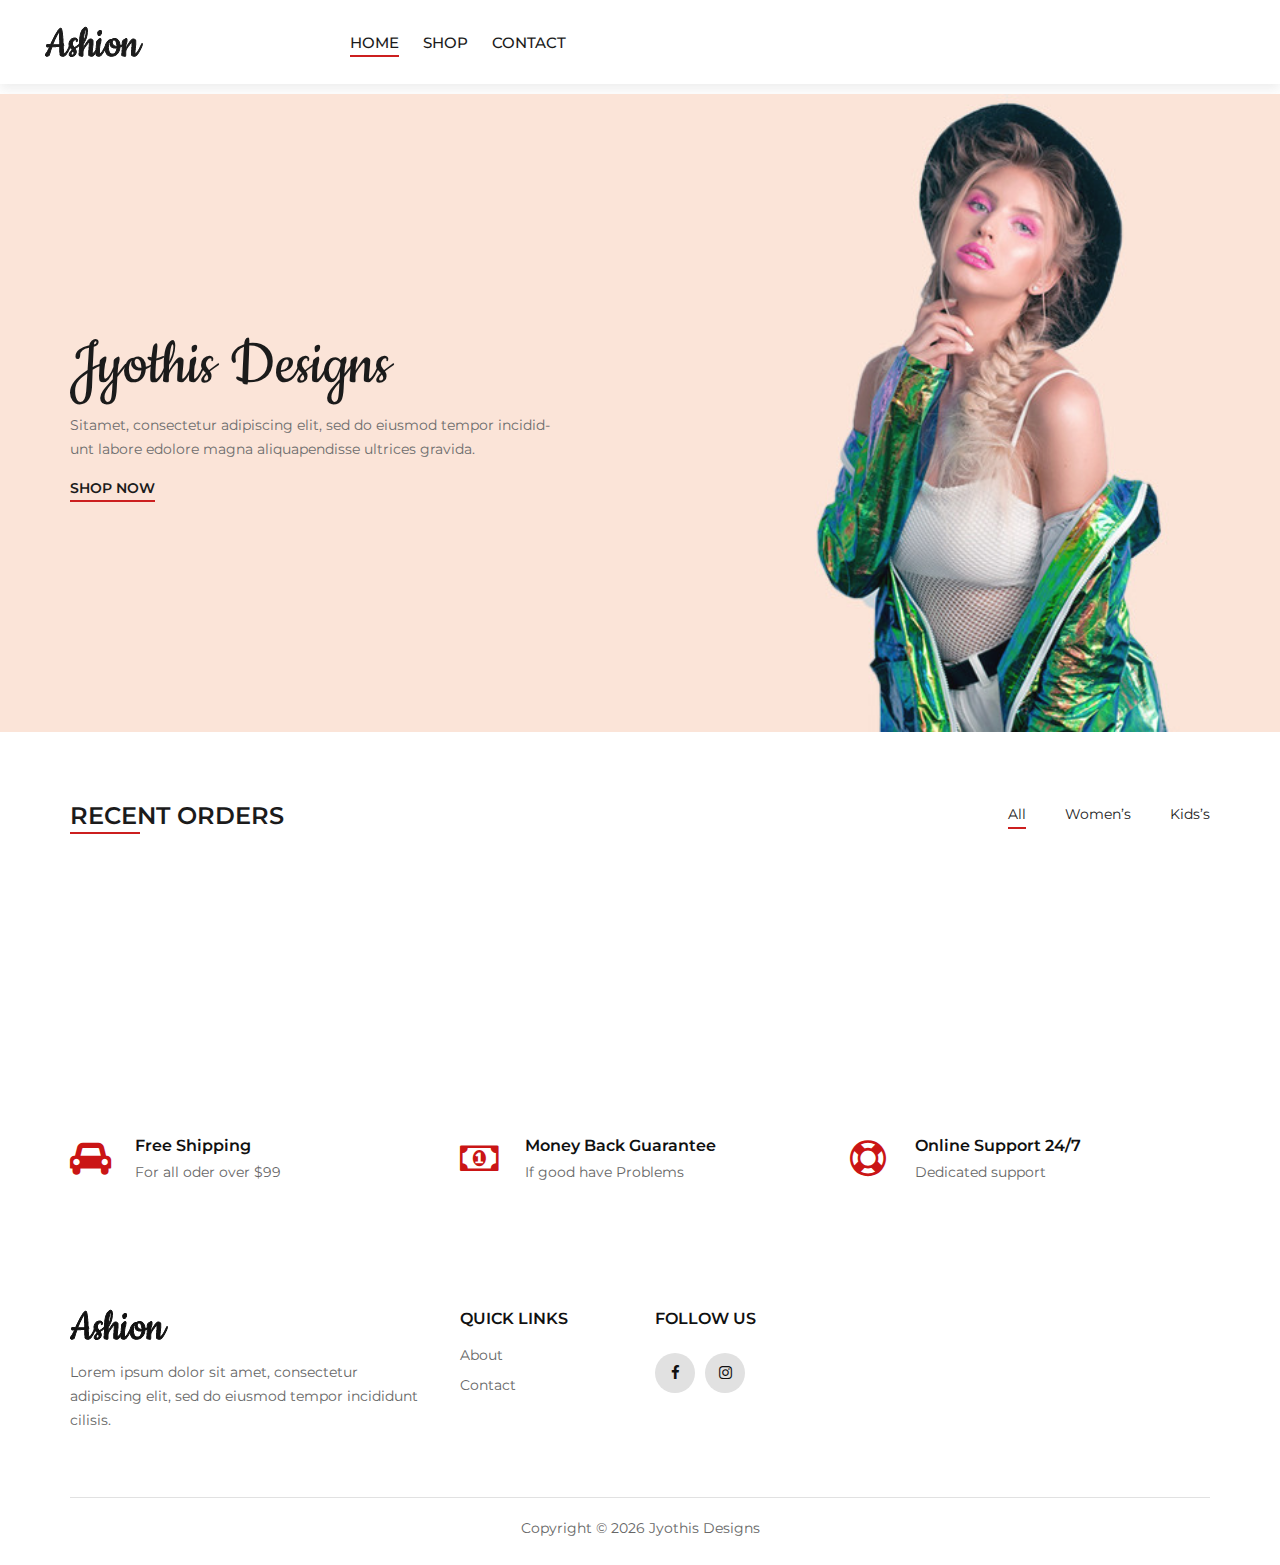
<file: index.html>
<!DOCTYPE html>
<html lang="en">

<head>
    <meta charset="UTF-8">
    <meta name="description" content="FILL ME">
    <meta name="keywords" content="FILL ME">
    <meta name="viewport" content="width=device-width, initial-scale=1.0">
    <meta http-equiv="X-UA-Compatible" content="ie=edge">
    <title>Jyothis Designs</title>

    <!-- Google Font -->
    <link href="https://fonts.googleapis.com/css2?family=Cookie&display=swap" rel="stylesheet">
    <link href="https://fonts.googleapis.com/css2?family=Montserrat:wght@400;500;600;700;800;900&display=swap"
        rel="stylesheet">

    <!-- Css Styles -->
    <link rel="stylesheet" href="css/bootstrap.min.css" type="text/css">
    <link rel="stylesheet" href="css/font-awesome.min.css" type="text/css">
    <link rel="stylesheet" href="css/elegant-icons.css" type="text/css">
    <link rel="stylesheet" href="css/jquery-ui.min.css" type="text/css">
    <link rel="stylesheet" href="css/magnific-popup.css" type="text/css">
    <link rel="stylesheet" href="css/owl.carousel.min.css" type="text/css">
    <link rel="stylesheet" href="css/slicknav.min.css" type="text/css">
    <link rel="stylesheet" href="css/style.css" type="text/css">
</head>

<body>
    <!-- Page Preloder -->
    <div id="preloder">
        <div class="loader"></div>
    </div>

    <!-- Offcanvas Menu Begin -->
    <div class="offcanvas-menu-overlay"></div>
    <div class="offcanvas-menu-wrapper">
        <div class="offcanvas__close">+</div>
        <!-- <ul class="offcanvas__widget">
            <li><span class="icon_search search-switch"></span></li>
            <li><a href="#"><span class="icon_heart_alt"></span>
                    <div class="tip">2</div>
                </a></li>
            <li><a href="#"><span class="icon_bag_alt"></span>
                    <div class="tip">2</div>
                </a></li>
        </ul> -->
        <div class="offcanvas__logo">
            <a href="./"><img src="img/logo.png" alt=""></a>
        </div>
        <div id="mobile-menu-wrap"></div>
        <!-- <div class="offcanvas__auth">
            <a href="#">Login</a>
            <a href="#">Register</a>
        </div> -->
    </div>
    <!-- Offcanvas Menu End -->

    <!-- Header Section Begin -->
    <header class="header">
        <div class="container-fluid">
            <div class="row">
                <div class="col-xl-3 col-lg-2">
                    <div class="header__logo">
                        <a href="./"><img src="img/logo.png" alt=""></a>
                    </div>
                </div>
                <div class="col-xl-6 col-lg-7">
                    <nav class="header__menu">
                        <ul>
                            <li class="active"><a href="./">Home</a></li>
                            <!-- <li><a href="#">Women’s</a></li>
                            <li><a href="#">Men’s</a></li> -->
                            <li><a href="./material/">Shop</a></li>
                            <!-- <li><a href="#">Pages</a>
                                <ul class="dropdown">
                                    <li><a href="./product-details.html">Product Details</a></li>
                                    <li><a href="./shop-cart.html">Shop Cart</a></li>
                                    <li><a href="./checkout.html">Checkout</a></li> -->
                            <!-- <li><a href="./blog-details.html">Blog Details</a></li>
                                </ul>
                            </li> -->
                            <!-- <li><a href="./blog.html">Blog</a></li> -->
                            <li><a href="./contact/">Contact</a></li>
                        </ul>
                    </nav>
                </div>
                <!--<div class="col-lg-3">
                    <div class="header__right">
                        <div class="header__right__auth">
                            <a href="#">Login</a>
                            <a href="#">Register</a>
                        </div>
                        <ul class="header__right__widget">
                            <li><span class="icon_search search-switch"></span></li>
                            <li><a href="#"><span class="icon_heart_alt"></span>
                                    <div class="tip">2</div>
                                </a></li>
                            <li><a href="#"><span class="icon_bag_alt"></span>
                                    <div class="tip">2</div>
                                </a></li>
                        </ul>
                    </div>
                </div>-->
            </div>
            <div class="canvas__open">
                <i class="fa fa-bars"></i>
            </div>
        </div>
    </header>
    <!-- Header Section End -->

    <!-- Categories Section Begin -->
    <section class="categories">
        <div class="container-fluid">
            <div class="row">
                <div class="col-lg-12 p-0">
                    <div class="categories__item categories__large__item set-bg"
                        data-setbg="img/categories/category-1.jpg">
                        <div class="categories__text">
                            <h1>Jyothis Designs</h1>
                            <p>Sitamet, consectetur adipiscing elit, sed do eiusmod tempor incidid-unt labore
                                edolore magna aliquapendisse ultrices gravida.</p>
                            <a href="./material/">Shop now</a>
                        </div>
                    </div>
                </div>
                <!-- <div class="col-lg-3 p-0">
                    <div class="categories__item categories__large__item set-bg"
                        data-setbg="img/categories/category-1.jpg">
                        <div class="categories__text">
                            <h1>CAT ONE</h1>
                            <p>Sitamet, consectetur adipiscing elit, sed do eiusmod tempor incidid-unt labore
                                edolore magna aliquapendisse ultrices gravida.</p>
                            <a href="#">Shop now</a>
                        </div>
                    </div>
                </div>
                <div class="col-lg-3 p-0">
                    <div class="categories__item categories__large__item set-bg"
                        data-setbg="img/categories/category-1.jpg">
                        <div class="categories__text">
                            <h1>CAT TWO</h1>
                            <p>Sitamet, consectetur adipiscing elit, sed do eiusmod tempor incidid-unt labore
                                edolore magna aliquapendisse ultrices gravida.</p>
                            <a href="#">Shop now</a>
                        </div>
                    </div>
                </div> -->
                <!--<div class="row">-->


                <!--<div class="col-lg-6 col-md-6 col-sm-6 p-0">
                            <div class="categories__item set-bg" data-setbg="img/categories/category-4.jpg">
                                <div class="categories__text">
                                    <h4>Cosmetics</h4>
                                    <p>159 items</p>
                                    <a href="#">Shop now</a>
                                </div>
                            </div>
                        </div>
                        <div class="col-lg-6 col-md-6 col-sm-6 p-0">
                            <div class="categories__item set-bg" data-setbg="img/categories/category-5.jpg">
                                <div class="categories__text">
                                    <h4>Accessories</h4>
                                    <p>792 items</p>
                                    <a href="#">Shop now</a>
                                </div>
                            </div>
                        </div>-->
                <!--</div>-->
                <!--</div>-->
            </div>
        </div>
    </section>
    <!-- Categories Section End -->
    <!-- <div class="col-md-12  button--">
        <button type="button" class="btn btn-primary btn-lg" data-toggle="modal" data-target="#myModal--effect-pulse">
            EFFECT PULSE</button>
    </div> -->

    <!-- <div class="data-error">
        <div class="modal fade " role="dialog" id="myModal--effect-pulse" aria-labelledby="myModalLabel" tabindex="-1"
            onclick="modalClose('size')">
            <div class="modal-dialog" role="document">
                <div class="modal-content rounded-3 shadow">
                    <div class="modal-body p-4 text-center">
                        <h5 class="mb-0">Something went wrong!</h5><br>
                        <p class="mb-0">It looks like you have not selected material, design or both. You cannot select
                            size without selecting material and design. We will redirect you to material selection.</p>
                    </div>
                    <div class="modal-footer flex-nowrap p-0">
                        <button type="button"
                            class="btn btn-lg btn-link fs-6 text-decoration-none col-12 m-0 rounded-0 border-end"><strong>Okay</strong></button>
                        <button type="button" class="btn btn-lg btn-link fs-6 text-decoration-none col-6 m-0 rounded-0"
                            data-bs-dismiss="modal">No thanks</button>
    </div>
    </div>
    </div>
    </div>
    </div> -->

    <!-- <div class="data-error">
        <div class="modal fade " role="dialog" id="myModal--effect-pulse" aria-labelledby="myModalLabel" tabindex="-1"
            onclick="modalClose('size')">
            <div class="modal-dialog" role="document">
                <div class="modal-content rounded-3 shadow">
                    <div class="modal-body p-4 text-center">
                        <h5 class="mb-0">Something went wrong!</h5><br>
                        <p class="mb-0">It looks like you have not selected material. You cannot select
                            design without selecting material. We will redirect you to material selection.</p>
                    </div>
                    <div class="modal-footer flex-nowrap p-0">
                        <button type="button"
                            class="btn btn-lg btn-link fs-6 text-decoration-none col-12 m-0 rounded-0 border-end"><strong>Okay</strong></button>
                        <button type="button" class="btn btn-lg btn-link fs-6 text-decoration-none col-6 m-0 rounded-0"
                            data-bs-dismiss="modal">No thanks</button>
                    </div>
                </div>
            </div>
        </div>
    </div> -->
    <!-- Product Section Begin -->
    <section class="product spad">
        <div class="container">
            <div class="row">
                <div class="col-lg-4 col-md-4">
                    <div class="section-title">
                        <h4>Recent Orders</h4>
                    </div>
                </div>
                <div class="col-lg-8 col-md-8">
                    <ul class="filter__controls">
                        <li class="active" data-filter="*">All</li>
                        <li data-filter=".women">Women’s</li>
                        <li data-filter=".kid">Kids’s</li>
                        <!-- <li data-filter=".kid">Kid’s</li>
                        <li data-filter=".accessories">Accessories</li>
                        <li data-filter=".cosmetic">Cosmetics</li> -->
                    </ul>
                </div>
            </div>
            <div class="row property__gallery" id="recentOrders-s-0">
                <!-- <div class="col-lg-3 col-md-4 col-sm-6 mix women">
                    <div class="product__item">
                        <div class="product__item__pic set-bg" data-setbg="img/product/product-1.jpg">
                            <div class="label new">New</div>
                            <ul class="product__hover">
                                <li><a href="img/product/product-1.jpg" class="image-popup"><span
                                            class="arrow_expand"></span></a></li>
                                <li><a href="#"><span class="icon_heart_alt"></span></a></li>
                                <li><a href="#"><span class="icon_bag_alt"></span></a></li>
                            </ul>
                        </div>
                        <div class="product__item__text">
                            <h6><a href="#">Buttons tweed blazer</a></h6>
                            <div class="rating">
                                <i class="fa fa-star"></i>
                                <i class="fa fa-star"></i>
                                <i class="fa fa-star"></i>
                                <i class="fa fa-star"></i>
                                <i class="fa fa-star"></i>
                            </div>
                            <div class="product__price">$ 59.0</div>
                        </div>
                    </div>
                </div>
                <div class="col-lg-3 col-md-4 col-sm-6 mix kid">
                    <div class="product__item">
                        <div class="product__item__pic set-bg" data-setbg="img/product/product-2.jpg">
                            <ul class="product__hover">
                                <li><a href="img/product/product-2.jpg" class="image-popup"><span
                                            class="arrow_expand"></span></a></li>
                                <li><a href="#"><span class="icon_heart_alt"></span></a></li>
                                <li><a href="#"><span class="icon_bag_alt"></span></a></li>
                            </ul>
                        </div>
                        <div class="product__item__text">
                            <h6><a href="#">Flowy striped skirt</a></h6>
                            <div class="rating">
                                <i class="fa fa-star"></i>
                                <i class="fa fa-star"></i>
                                <i class="fa fa-star"></i>
                                <i class="fa fa-star"></i>
                                <i class="fa fa-star"></i>
                            </div>
                            <div class="product__price">$ 49.0</div>
                        </div>
                    </div>
                </div>
                <div class="col-lg-3 col-md-4 col-sm-6 mix kid">
                    <div class="product__item">
                        <div class="product__item__pic set-bg" data-setbg="img/product/product-3.jpg">
                            <div class="label stockout">out of stock</div>
                            <ul class="product__hover">
                                <li><a href="img/product/product-3.jpg" class="image-popup"><span
                                            class="arrow_expand"></span></a></li>
                                <li><a href="#"><span class="icon_heart_alt"></span></a></li>
                                <li><a href="#"><span class="icon_bag_alt"></span></a></li>
                            </ul>
                        </div>
                        <div class="product__item__text">
                            <h6><a href="#">Cotton T-Shirt</a></h6>
                            <div class="rating">
                                <i class="fa fa-star"></i>
                                <i class="fa fa-star"></i>
                                <i class="fa fa-star"></i>
                                <i class="fa fa-star"></i>
                                <i class="fa fa-star"></i>
                            </div>
                            <div class="product__price">$ 59.0</div>
                        </div>
                    </div>
                </div>
                <div class="col-lg-3 col-md-4 col-sm-6 mix kid">
                    <div class="product__item">
                        <div class="product__item__pic set-bg" data-setbg="img/product/product-4.jpg">
                            <ul class="product__hover">
                                <li><a href="img/product/product-4.jpg" class="image-popup"><span
                                            class="arrow_expand"></span></a></li>
                                <li><a href="#"><span class="icon_heart_alt"></span></a></li>
                                <li><a href="#"><span class="icon_bag_alt"></span></a></li>
                            </ul>
                        </div>
                        <div class="product__item__text">
                            <h6><a href="#">Slim striped pocket shirt</a></h6>
                            <div class="rating">
                                <i class="fa fa-star"></i>
                                <i class="fa fa-star"></i>
                                <i class="fa fa-star"></i>
                                <i class="fa fa-star"></i>
                                <i class="fa fa-star"></i>
                            </div>
                            <div class="product__price">$ 59.0</div>
                        </div>
                    </div>
                </div>
                <div class="col-lg-3 col-md-4 col-sm-6 mix kid">
                    <div class="product__item">
                        <div class="product__item__pic set-bg" data-setbg="img/product/product-5.jpg">
                            <ul class="product__hover">
                                <li><a href="img/product/product-5.jpg" class="image-popup"><span
                                            class="arrow_expand"></span></a></li>
                                <li><a href="#"><span class="icon_heart_alt"></span></a></li>
                                <li><a href="#"><span class="icon_bag_alt"></span></a></li>
                            </ul>
                        </div>
                        <div class="product__item__text">
                            <h6><a href="#">Fit micro corduroy shirt</a></h6>
                            <div class="rating">
                                <i class="fa fa-star"></i>
                                <i class="fa fa-star"></i>
                                <i class="fa fa-star"></i>
                                <i class="fa fa-star"></i>
                                <i class="fa fa-star"></i>
                            </div>
                            <div class="product__price">$ 59.0</div>
                        </div>
                    </div>
                </div>
                <div class="col-lg-3 col-md-4 col-sm-6 mix women men kid">
                    <div class="product__item sale">
                        <div class="product__item__pic set-bg" data-setbg="img/product/product-6.jpg">
                            <div class="label sale">Sale</div>
                            <ul class="product__hover">
                                <li><a href="img/product/product-6.jpg" class="image-popup"><span
                                            class="arrow_expand"></span></a></li>
                                <li><a href="#"><span class="icon_heart_alt"></span></a></li>
                                <li><a href="#"><span class="icon_bag_alt"></span></a></li>
                            </ul>
                        </div>
                        <div class="product__item__text">
                            <h6><a href="#">Tropical Kimono</a></h6>
                            <div class="rating">
                                <i class="fa fa-star"></i>
                                <i class="fa fa-star"></i>
                                <i class="fa fa-star"></i>
                                <i class="fa fa-star"></i>
                                <i class="fa fa-star"></i>
                            </div>
                            <div class="product__price">$ 49.0 <span>$ 59.0</span></div>
                        </div>
                    </div>
                </div>
                <div class="col-lg-3 col-md-4 col-sm-6 mix women men kid">
                    <div class="product__item">
                        <div class="product__item__pic set-bg" data-setbg="img/product/product-7.jpg">
                            <ul class="product__hover">
                                <li><a href="img/product/product-7.jpg" class="image-popup"><span
                                            class="arrow_expand"></span></a></li>
                                <li><a href="#"><span class="icon_heart_alt"></span></a></li>
                                <li><a href="#"><span class="icon_bag_alt"></span></a></li>
                            </ul>
                        </div>
                        <div class="product__item__text">
                            <h6><a href="#">Contrasting sunglasses</a></h6>
                            <div class="rating">
                                <i class="fa fa-star"></i>
                                <i class="fa fa-star"></i>
                                <i class="fa fa-star"></i>
                                <i class="fa fa-star"></i>
                                <i class="fa fa-star"></i>
                            </div>
                            <div class="product__price">$ 59.0</div>
                        </div>
                    </div>
                </div>
                <div class="col-lg-3 col-md-4 col-sm-6 mix women men kid">
                    <div class="product__item sale">
                        <div class="product__item__pic set-bg" data-setbg="img/product/product-8.jpg">
                            <div class="label">Sale</div>
                            <ul class="product__hover">
                                <li><a href="img/product/product-8.jpg" class="image-popup"><span
                                            class="arrow_expand"></span></a></li>
                                <li><a href="#"><span class="icon_heart_alt"></span></a></li>
                                <li><a href="#"><span class="icon_bag_alt"></span></a></li>
                            </ul>
                        </div>
                        <div class="product__item__text">
                            <h6><a href="#">Water resistant backpack</a></h6>
                            <div class="rating">
                                <i class="fa fa-star"></i>
                                <i class="fa fa-star"></i>
                                <i class="fa fa-star"></i>
                                <i class="fa fa-star"></i>
                                <i class="fa fa-star"></i>
                            </div>
                            <div class="product__price">$ 49.0 <span>$ 59.0</span></div>
                        </div>
                    </div>
                </div> -->
            </div>
        </div>
    </section>
    <!-- Product Section End -->

    <!-- Banner Section Begin -->
    <div id="banner-s-0">
    </div>
    <!--<section class="banner set-bg" data-setbg="../img/banner/banner-1.jpg">
            <div class="container">
                <div class="row">
                    <div class="col-xl-7 col-lg-8 m-auto">
                        <div class="banner__slider owl-carousel" id="banner-s-1">
                            <div class="banner__item">
                                <div class="banner__text">
                                    <span>The Chloe Collection</span>
                                    <h1>The Project Jacket</h1>
                                    <a href="#">Shop now</a>
                                </div>
                            </div>
                            <div class="banner__item">
                                <div class="banner__text">
                                    <span>The Chloe Collection</span>
                                    <h1>The Project Jacket</h1>
                                    <a href="#">Shop now</a>
                                </div>
                            </div>
                            <div class="banner__item">
                                <div class="banner__text">
                                    <span>The Chloe Collection</span>
                                    <h1>The Project Jacket</h1>
                                    <a href="#">Shop now</a>
                                </div>
                            </div>
                        </div>
                    </div>
                </div>
            </div>
        </section>-->
    <!-- Banner Section End -->

    <!-- Trend Section Begin -->
    <section class="trend spad">
        <div class="container">
            <div class="row">
                <div class="col-lg-4 col-md-4 col-sm-6">
                    <div class="trend__content" id="mini-s-1">
                        <!--<div class="section-title">
                            <h4>Hot Trend</h4>
                        </div>
                        <div class="trend__item">
                            <div class="trend__item__pic">
                                <img src="img/trend/ht-1.jpg" alt="">
                            </div>
                            <div class="trend__item__text">
                                <h6>Chain bucket bag</h6>
                                <div class="product__price">$ 59.0</div>
                            </div>
                        </div>
                        <div class="trend__item">
                            <div class="trend__item__pic">
                                <img src="img/trend/ht-2.jpg" alt="">
                            </div>
                            <div class="trend__item__text">
                                <h6>Pendant earrings</h6>
                                <div class="product__price">$ 59.0</div>
                            </div>
                        </div>
                        <div class="trend__item">
                            <div class="trend__item__pic">
                                <img src="img/trend/ht-3.jpg" alt="">
                            </div>
                            <div class="trend__item__text">
                                <h6>Cotton T-Shirt</h6>
                                <div class="product__price">$ 59.0</div>
                            </div>
                        </div>-->
                    </div>
                </div>
                <div class="col-lg-4 col-md-4 col-sm-6">
                    <div class="trend__content" id="mini-s-2">
                        <!--<div class="section-title">
                            <h4>Best seller</h4>
                        </div>
                        <div class="trend__item">
                            <div class="trend__item__pic">
                                <img src="img/trend/bs-1.jpg" alt="">
                            </div>
                            <div class="trend__item__text">
                                <h6>Cotton T-Shirt</h6>
                                <div class="rating">
                                    <i class="fa fa-star"></i>
                                    <i class="fa fa-star"></i>
                                    <i class="fa fa-star"></i>
                                    <i class="fa fa-star"></i>
                                    <i class="fa fa-star"></i>
                                </div>
                                <div class="product__price">$ 59.0</div>
                            </div>
                        </div>
                        <div class="trend__item">
                            <div class="trend__item__pic">
                                <img src="img/trend/bs-2.jpg" alt="">
                            </div>
                            <div class="trend__item__text">
                                <h6>Zip-pockets pebbled tote <br />briefcase</h6>
                                <div class="rating">
                                    <i class="fa fa-star"></i>
                                    <i class="fa fa-star"></i>
                                    <i class="fa fa-star"></i>
                                    <i class="fa fa-star"></i>
                                    <i class="fa fa-star"></i>
                                </div>
                                <div class="product__price">$ 59.0</div>
                            </div>
                        </div>
                        <div class="trend__item">
                            <div class="trend__item__pic">
                                <img src="img/trend/bs-3.jpg" alt="">
                            </div>
                            <div class="trend__item__text">
                                <h6>Round leather bag</h6>
                                <div class="rating">
                                    <i class="fa fa-star"></i>
                                    <i class="fa fa-star"></i>
                                    <i class="fa fa-star"></i>
                                    <i class="fa fa-star"></i>
                                    <i class="fa fa-star"></i>
                                </div>
                                <div class="product__price">$ 59.0</div>
                            </div>
                        </div>-->
                    </div>
                </div>
                <div class="col-lg-4 col-md-4 col-sm-6">
                    <div class="trend__content" id="mini-s-3">
                        <!--<div class="section-title">
                            <h4>Feature</h4>
                        </div>
                        <div class="trend__item">
                            <div class="trend__item__pic">
                                <img src="img/trend/f-1.jpg" alt="">
                            </div>
                            <div class="trend__item__text">
                                <h6>Bow wrap skirt</h6>
                                <div class="rating">
                                    <i class="fa fa-star"></i>
                                    <i class="fa fa-star"></i>
                                    <i class="fa fa-star"></i>
                                    <i class="fa fa-star"></i>
                                    <i class="fa fa-star"></i>
                                </div>
                                <div class="product__price">$ 59.0</div>
                            </div>
                        </div>
                        <div class="trend__item">
                            <div class="trend__item__pic">
                                <img src="img/trend/f-2.jpg" alt="">
                            </div>
                            <div class="trend__item__text">
                                <h6>Metallic earrings</h6>
                                <div class="rating">
                                    <i class="fa fa-star"></i>
                                    <i class="fa fa-star"></i>
                                    <i class="fa fa-star"></i>
                                    <i class="fa fa-star"></i>
                                    <i class="fa fa-star"></i>
                                </div>
                                <div class="product__price">$ 59.0</div>
                            </div>
                        </div>
                        <div class="trend__item">
                            <div class="trend__item__pic">
                                <img src="img/trend/f-3.jpg" alt="">
                            </div>
                            <div class="trend__item__text">
                                <h6>Flap cross-body bag</h6>
                                <div class="rating">
                                    <i class="fa fa-star"></i>
                                    <i class="fa fa-star"></i>
                                    <i class="fa fa-star"></i>
                                    <i class="fa fa-star"></i>
                                    <i class="fa fa-star"></i>
                                </div>
                                <div class="product__price">$ 59.0</div>
                            </div>
                        </div>-->
                    </div>
                </div>
            </div>
        </div>
    </section>
    <!-- Trend Section End -->

    <!-- Discount Section Begin -->
    <!--<section class="discount">
        <div class="container">
            <div class="row">
                <div class="col-lg-6 p-0">
                    <div class="discount__pic">
                        <img src="img/discount.jpg" alt="">
                    </div>
                </div>
                <div class="col-lg-6 p-0">
                    <div class="discount__text">
                        <div class="discount__text__title">
                            <span>Discount</span>
                            <h2>Summer 2019</h2>
                            <h5><span>Sale</span> 50%</h5>
                        </div>
                        <div class="discount__countdown" id="countdown-time">
                            <div class="countdown__item">
                                <span>22</span>
                                <p>Days</p>
                            </div>
                            <div class="countdown__item">
                                <span>18</span>
                                <p>Hour</p>
                            </div>
                            <div class="countdown__item">
                                <span>46</span>
                                <p>Min</p>
                            </div>
                            <div class="countdown__item">
                                <span>05</span>
                                <p>Sec</p>
                            </div>
                        </div>
                        <a href="#">Shop now</a>
                    </div>
                </div>
            </div>
        </div>
    </section>-->
    <!-- Discount Section End -->

    <!-- Services Section Begin -->
    <section class="services spad">
        <div class="container">
            <div class="row">
                <div class="col-lg-4 col-md-4 col-sm-6">
                    <div class="services__item">
                        <i class="fa fa-car"></i>
                        <h6>Free Shipping</h6>
                        <p>For all oder over $99</p>
                    </div>
                </div>
                <div class="col-lg-4 col-md-4 col-sm-6">
                    <div class="services__item">
                        <i class="fa fa-money"></i>
                        <h6>Money Back Guarantee</h6>
                        <p>If good have Problems</p>
                    </div>
                </div>
                <div class="col-lg-4 col-md-4 col-sm-6">
                    <div class="services__item">
                        <i class="fa fa-support"></i>
                        <h6>Online Support 24/7</h6>
                        <p>Dedicated support</p>
                    </div>
                </div>
                <!--<div class="col-lg-3 col-md-4 col-sm-6">
                    <div class="services__item">
                        <i class="fa fa-headphones"></i>
                        <h6>Payment Secure</h6>
                        <p>100% secure payment</p>
                    </div>
                </div>-->
            </div>
        </div>
    </section>
    <!-- Services Section End -->

    <!-- Instagram Begin -->
    <div class="instagram">
        <div class="container-fluid">
            <div class="row" id="insta-s-0">
                <!--<div class="col-lg-2 col-md-4 col-sm-4 p-0">
                    <div class="instagram__item set-bg" data-setbg="img/instagram/insta-1.jpg">
                        <div class="instagram__text">
                            <i class="fa fa-instagram"></i>
                            <a href="#">@ ashion_shop</a>
                        </div>
                    </div>
                </div>
                <div class="col-lg-2 col-md-4 col-sm-4 p-0">
                    <div class="instagram__item set-bg" data-setbg="img/instagram/insta-2.jpg">
                        <div class="instagram__text">
                            <i class="fa fa-instagram"></i>
                            <a href="#">@ ashion_shop</a>
                        </div>
                    </div>
                </div>
                <div class="col-lg-2 col-md-4 col-sm-4 p-0">
                    <div class="instagram__item set-bg" data-setbg="img/instagram/insta-3.jpg">
                        <div class="instagram__text">
                            <i class="fa fa-instagram"></i>
                            <a href="#">@ ashion_shop</a>
                        </div>
                    </div>
                </div>
                <div class="col-lg-2 col-md-4 col-sm-4 p-0">
                    <div class="instagram__item set-bg" data-setbg="img/instagram/insta-4.jpg">
                        <div class="instagram__text">
                            <i class="fa fa-instagram"></i>
                            <a href="#">@ ashion_shop</a>
                        </div>
                    </div>
                </div>
                <div class="col-lg-2 col-md-4 col-sm-4 p-0">
                    <div class="instagram__item set-bg" data-setbg="img/instagram/insta-5.jpg">
                        <div class="instagram__text">
                            <i class="fa fa-instagram"></i>
                            <a href="#">@ ashion_shop</a>
                        </div>
                    </div>
                </div>
                <div class="col-lg-2 col-md-4 col-sm-4 p-0">
                    <div class="instagram__item set-bg" data-setbg="img/instagram/insta-6.jpg">
                        <div class="instagram__text">
                            <i class="fa fa-instagram"></i>
                            <a href="#">@ ashion_shop</a>
                        </div>
                    </div>
                </div>-->
            </div>
        </div>
    </div>
    <!-- Instagram End -->

    <!-- Footer Section Begin -->
    <footer class="footer">
        <div class="container">
            <div class="row">
                <div class="col-lg-4 col-md-6 col-sm-7">
                    <div class="footer__about">
                        <div class="footer__logo">
                            <a href="./"><img src="img/logo.png" alt=""></a>
                        </div>
                        <p>Lorem ipsum dolor sit amet, consectetur adipiscing elit, sed do eiusmod tempor incididunt
                            cilisis.</p>
                        <!--<div class="footer__payment">
                            <a href="#"><img src="img/payment/payment-1.png" alt=""></a>
                            <a href="#"><img src="img/payment/payment-2.png" alt=""></a>
                            <a href="#"><img src="img/payment/payment-3.png" alt=""></a>
                            <a href="#"><img src="img/payment/payment-4.png" alt=""></a>
                            <a href="#"><img src="img/payment/payment-5.png" alt=""></a>
                        </div>-->
                    </div>
                </div>
                <div class="col-lg-2 col-md-3 col-sm-5">
                    <div class="footer__widget">
                        <h6>Quick links</h6>
                        <ul>
                            <li><a href="./about/">About</a></li>
                            <li><a href="./contact/">Contact</a></li>
                        </ul>
                    </div>
                </div>
                <!--<div class="col-lg-2 col-md-3 col-sm-4">
                    <div class="footer__widget">
                        <h6>Account</h6>
                        <ul>
                            <li><a href="#">My Account</a></li>
                            <li><a href="#">Orders Tracking</a></li>
                            <li><a href="#">Checkout</a></li>
                            <li><a href="#">Wishlist</a></li>
                        </ul>
                    </div>
                </div>-->
                <div class="col-lg-2 col-md-3 col-sm-4">
                    <div class="footer__newslatter">
                        <h6>FOLLOW US</h6>
                        <!--<form action="#">
                            <input type="text" placeholder="Email">
                            <button type="submit" class="site-btn">Subscribe</button>
                        </form>-->
                        <div class="footer__social">
                            <a href="#"><i class="fa fa-facebook"></i></a>
                            <a href="#"><i class="fa fa-instagram"></i></a>
                            <!--<a href="#"><i class="fa fa-twitter"></i></a>
                            <a href="#"><i class="fa fa-youtube-play"></i></a>
                            <a href="#"><i class="fa fa-pinterest"></i></a>-->
                        </div>
                    </div>
                </div>
            </div>
            <div class="row">
                <div class="col-lg-12">
                    <!-- Link back to Colorlib can't be removed. Template is licensed under CC BY 3.0. -->
                    <div class="footer__copyright__text">
                        <p style="display: none;">Copyright &copy;
                            <script>document.write(new Date().getFullYear());</script> All rights reserved | This
                            template is made with <i class="fa fa-heart" aria-hidden="true"></i> by <a
                                href="https://colorlib.com" target="_blank">Colorlib</a>
                        </p>
                        <p>Copyright &copy;
                            <script>document.write(new Date().getFullYear());</script> Jyothis Designs
                        </p>
                    </div>
                    <!-- Link back to Colorlib can't be removed. Template is licensed under CC BY 3.0. -->
                </div>
            </div>
        </div>
    </footer>
    <!-- Footer Section End -->

    <!-- Search Begin -->
    <div class="search-model">
        <div class="h-100 d-flex align-items-center justify-content-center">
            <div class="search-close-switch">+</div>
            <form class="search-model-form">
                <input type="text" id="search-input" placeholder="Search here.....">
            </form>
        </div>
    </div>
    <!-- Search End -->

    <!-- Js Plugins -->

    <script src="js/jquery-3.3.1.min.js"></script>
    <script src="js/bootstrap.min.js"></script>
    <script src="js/jquery.magnific-popup.min.js"></script>
    <script src="js/jquery-ui.min.js"></script>
    <script src="js/mixitup.min.js"></script>
    <script src="js/jquery.countdown.min.js"></script>
    <script src="js/jquery.slicknav.js"></script>
    <script src="js/owl.carousel.min.js"></script>
    <script src="js/jquery.nicescroll.min.js"></script>
    <script type="module" src="js/jparse-home.js"></script>
    <script src="js/main.js"></script>
</body>

</html>
</file>
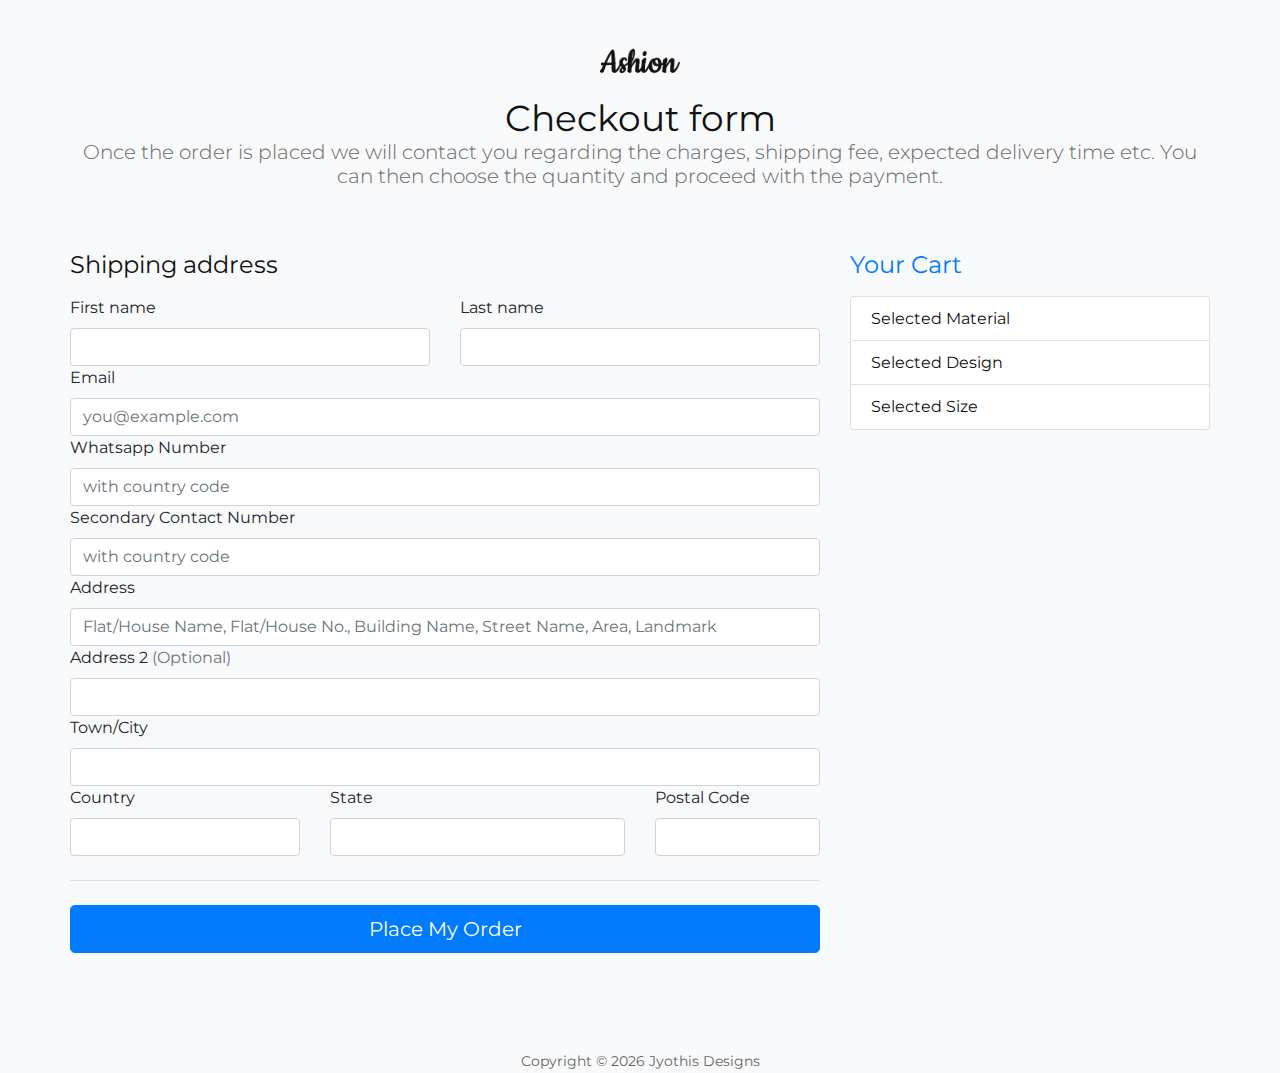
<file: checkout/index.html>
<!doctype html>
<html lang="en">

<head>
    <meta charset="utf-8">
    <meta name="viewport" content="width=device-width, initial-scale=1">
    <meta name="description" content="">
    <meta name="author" content="Mark Otto, Jacob Thornton, and Bootstrap contributors">
    <meta name="generator" content="Hugo 0.104.2">
    <title>Jyothis Designs</title>

    <!-- Google Font -->
    <link href="https://fonts.googleapis.com/css2?family=Cookie&display=swap" rel="stylesheet">
    <link href="https://fonts.googleapis.com/css2?family=Montserrat:wght@400;500;600;700;800;900&display=swap"
        rel="stylesheet">

    <!-- Css Styles -->
    <link rel="stylesheet" href="../css/bootstrap.min.css" type="text/css">
    <link rel="stylesheet" href="../css/font-awesome.min.css" type="text/css">
    <link rel="stylesheet" href="../css/elegant-icons.css" type="text/css">
    <link rel="stylesheet" href="../css/jquery-ui.min.css" type="text/css">
    <link rel="stylesheet" href="../css/magnific-popup.css" type="text/css">
    <link rel="stylesheet" href="../css/owl.carousel.min.css" type="text/css">
    <link rel="stylesheet" href="../css/slicknav.min.css" type="text/css">
    <link rel="stylesheet" href="../css/style.css" type="text/css">

    <style>
        .bd-placeholder-img {
            font-size: 1.125rem;
            text-anchor: middle;
            -webkit-user-select: none;
            -moz-user-select: none;
            user-select: none;
        }

        @media (min-width: 768px) {
            .bd-placeholder-img-lg {
                font-size: 3.5rem;
            }
        }

        .b-example-divider {
            height: 3rem;
            background-color: rgba(0, 0, 0, .1);
            border: solid rgba(0, 0, 0, .15);
            border-width: 1px 0;
            box-shadow: inset 0 .5em 1.5em rgba(0, 0, 0, .1), inset 0 .125em .5em rgba(0, 0, 0, .15);
        }

        .b-example-vr {
            flex-shrink: 0;
            width: 1.5rem;
            height: 100vh;
        }

        .bi {
            vertical-align: -.125em;
            fill: currentColor;
        }

        .nav-scroller {
            position: relative;
            z-index: 2;
            height: 2.75rem;
            overflow-y: hidden;
        }

        .nav-scroller .nav {
            display: flex;
            flex-wrap: nowrap;
            padding-bottom: 1rem;
            margin-top: -1px;
            overflow-x: auto;
            text-align: center;
            white-space: nowrap;
            -webkit-overflow-scrolling: touch;
        }
    </style>


    <!-- Custom styles for this template -->
    <!-- <link href="form-validation.css" rel="stylesheet"> -->
</head>

<body class="bg-light">
    <!-- <form method="POST"
        action="https://script.google.com/macros/s/AKfycbyeqO-iHxoalDKW76ZF6Tt6AQdh__UH5z2E57SJKZFO8ESlxYF-ljk-xCKGgq5TMxQs/exec">
        <input name="Email" type="email" placeholder="Email" required>
        <input name="Name" type="text" placeholder="Name" required>
        <button type="submit">Send</button>
    </form> -->
    <div class="container">
        <main>
            <div class="py-5 text-center"><a href="../">
                    <img class="d-block mx-auto mb-4" src="../img/logo.png" alt="" width="auto" height="25">
                </a>
                <h2>Checkout form</h2>
                <p class="lead">Once the order is placed we will contact you regarding the charges, shipping fee,
                    expected delivery time etc. You can then choose the quantity and proceed with the payment.
                </p>
            </div>

            <div class="row g-5">
                <div class="col-md-5 col-lg-4 order-md-last">
                    <h4 class="d-flex justify-content-between align-items-center mb-3">
                        <span class="text-primary">Your Cart</span>
                        <!-- <span class="badge bg-primary rounded-pill">3</span> -->
                    </h4>
                    <ul class="list-group mb-3">
                        <li class="list-group-item d-flex justify-content-between lh-sm">
                            <div>
                                <h6 class="my-0">Selected Material</h6>
                                <small class="text-muted" id="selectedMaterial"></small>
                            </div>
                            <!-- <span class="text-muted">$12</span> -->
                        </li>
                        <li class="list-group-item d-flex justify-content-between lh-sm">
                            <div>
                                <h6 class="my-0">Selected Design</h6>
                                <small class="text-muted" id="selectedDesign"></small>
                            </div>
                            <!-- <span class="text-muted">$8</span> -->
                        </li>
                        <li class="list-group-item d-flex justify-content-between lh-sm">
                            <div>
                                <h6 class="my-0">Selected Size</h6>
                                <small class="text-muted" id="selectedSize"></small>
                            </div>
                            <!-- <span class="text-muted">$5</span> -->
                        </li>
                        <!--<li class="list-group-item d-flex justify-content-between bg-light">
                            <div class="text-success">
                                <h6 class="my-0">Promo code</h6>
                                <small>EXAMPLECODE</small>
                            </div>
                            <span class="text-success">−$5</span>
                        </li>
                        <li class="list-group-item d-flex justify-content-between">
                            <span>Total (USD)</span>
                            <strong>$20</strong>
                        </li> -->
                    </ul>
                    <!-- 
                    <form class="card p-2">
                        <div class="input-group">
                            <input type="text" class="form-control" placeholder="Promo code">
                            <button type="submit" class="btn btn-secondary">Redeem</button>
                        </div>
                    </form> -->
                </div>
                <div class="col-md-7 col-lg-8">
                    <h4 class="mb-3">Shipping address</h4>
                    <form name="jd-order" method="POST"
                        action="https://script.google.com/macros/s/AKfycbyeqO-iHxoalDKW76ZF6Tt6AQdh__UH5z2E57SJKZFO8ESlxYF-ljk-xCKGgq5TMxQs/exec"
                        novalidate>
                        <div class="row g-3">
                            <div class="col-sm-6">
                                <label for="First_Name" class="form-label">First name</label>
                                <input type="text" class="form-control" id="First_Name" name="First_Name" placeholder=""
                                    value="" required>
                                <div class="invalid-feedback">
                                    Valid first name is required.
                                </div>
                            </div>

                            <div class="col-sm-6">
                                <label for="Last_Name" class="form-label">Last name</label>
                                <input type="text" class="form-control" id="Last_Name" name="Last_Name" placeholder=""
                                    value="" required>
                                <div class="invalid-feedback">
                                    Valid last name is required.
                                </div>
                            </div>

                            <!-- <div class="col-12">
                                <label for="username" class="form-label">Username</label>
                                <div class="input-group has-validation">
                                    <span class="input-group-text">@</span>
                                    <input type="text" class="form-control" id="username" placeholder="Username"
                                        required>
                                    <div class="invalid-feedback">
                                        Your username is required.
                                    </div>
                                </div>
                            </div> -->

                            <div class="col-12">
                                <label for="Emal" class="form-label">Email</label>
                                <input type="email" class="form-control" id="Email" name="Email"
                                    placeholder="you@example.com" required>
                                <div class="invalid-feedback">
                                    Please enter a valid email address for shipping updates.
                                </div>
                            </div>

                            <div class="col-12">
                                <label for="Whatsapp_Number" class="form-label">Whatsapp Number</label>
                                <input type="number" class="form-control" id="Whatsapp_Number" name="Whatsapp_Number"
                                    placeholder="with country code" required>
                                <div class="invalid-feedback">
                                    Please enter a valid contact number.
                                </div>
                            </div>

                            <div class="col-12">
                                <label for="Secondary_Number" class="form-label">Secondary Contact Number</label>
                                <input type="number" class="form-control" id="Secondary_Number" name="Secondary_Number"
                                    placeholder="with country code">
                                <div class="invalid-feedback">
                                    Please enter a valid contact number.
                                </div>
                            </div>

                            <div class="col-12">
                                <label for="Address_One" class="form-label">Address</label>
                                <input type="text" class="form-control" id="Address_One" name="Address_One"
                                    placeholder="Flat/House Name, Flat/House No., Building Name, Street Name, Area, Landmark"
                                    required>
                                <div class="invalid-feedback">
                                    Please enter your shipping address.
                                </div>
                            </div>

                            <div class="col-12">
                                <label for="Address_Two" class="form-label">Address 2 <span
                                        class="text-muted">(Optional)</span></label>
                                <input type="text" class="form-control" id="Address_Two" name="Address_Two"
                                    placeholder="">
                            </div>

                            <div class="col-12">
                                <label for="Town-City" class="form-label">Town/City</label>
                                <input type="text" class="form-control" id="Town-City" name="Town-City" placeholder="">
                                <div class="invalid-feedback">
                                    Please enter your town/city name.
                                </div>
                            </div>

                            <div class="col-md-4">
                                <label for="Country" class="form-label">Country</label>
                                <input type="text" class="form-control" id="Country" name="Country" placeholder=""
                                    required>
                                <div class="invalid-feedback">
                                    Country name is required.
                                </div>
                            </div>

                            <div class="col-md-5">
                                <label for="State" class="form-label">State</label>
                                <input type="text" class="form-control" id="State" name="State" placeholder="" required>
                                <div class="invalid-feedback">
                                    State name is required.
                                </div>
                            </div>

                            <div class="col-md-3">
                                <label for="Postal_Code" class="form-label">Postal Code</label>
                                <input type="text" class="form-control" id="Postal_Code" name="Postal_Code"
                                    placeholder="" required>
                                <div class="invalid-feedback">
                                    Postal code is required.
                                </div>
                            </div>
                            <input type="hidden" id="in-d" name="Design" value="">
                            <input type="hidden" id="in-s" name="Size" value="">
                            <input type="hidden" id="in-m" name="Material" value="">
                        </div>

                        <!--<hr class="my-4">

                        <div class="form-check">
                            <input type="checkbox" class="form-check-input" id="same-address">
                            <label class="form-check-label" for="same-address">Shipping address is the same as my
                                billing address</label>
                        </div>

                        <div class="form-check">
                            <input type="checkbox" class="form-check-input" id="save-info">
                            <label class="form-check-label" for="save-info">Save this information for next time</label>
                        </div>

                        <hr class="my-4"> -->

                        <!-- <h4 class="mb-3">Payment</h4>

                        <div class="my-3">
                            <div class="form-check">
                                <input id="credit" name="paymentMethod" type="radio" class="form-check-input" checked
                                    required>
                                <label class="form-check-label" for="credit">Credit card</label>
                            </div>
                            <div class="form-check">
                                <input id="debit" name="paymentMethod" type="radio" class="form-check-input" required>
                                <label class="form-check-label" for="debit">Debit card</label>
                            </div>
                            <div class="form-check">
                                <input id="paypal" name="paymentMethod" type="radio" class="form-check-input" required>
                                <label class="form-check-label" for="paypal">PayPal</label>
                            </div>
                        </div>

                        <div class="row gy-3">
                            <div class="col-md-6">
                                <label for="cc-name" class="form-label">Name on card</label>
                                <input type="text" class="form-control" id="cc-name" placeholder="" required>
                                <small class="text-muted">Full name as displayed on card</small>
                                <div class="invalid-feedback">
                                    Name on card is required
                                </div>
                            </div>

                            <div class="col-md-6">
                                <label for="cc-number" class="form-label">Credit card number</label>
                                <input type="text" class="form-control" id="cc-number" placeholder="" required>
                                <div class="invalid-feedback">
                                    Credit card number is required
                                </div>
                            </div>

                            <div class="col-md-3">
                                <label for="cc-expiration" class="form-label">Expiration</label>
                                <input type="text" class="form-control" id="cc-expiration" placeholder="" required>
                                <div class="invalid-feedback">
                                    Expiration date required
                                </div>
                            </div>

                            <div class="col-md-3">
                                <label for="cc-cvv" class="form-label">CVV</label>
                                <input type="text" class="form-control" id="cc-cvv" placeholder="" required>
                                <div class="invalid-feedback">
                                    Security code required
                                </div>
                            </div>
                        </div> -->

                        <hr class="my-4">

                        <button class="w-100 btn btn-primary btn-lg" disabled type="submit" id="formSubmitBtn">Place My
                            Order</button>
                    </form>
                </div>
            </div>
        </main>


        <script>
            const scriptURL = 'https://script.google.com/macros/s/AKfycbyeqO-iHxoalDKW76ZF6Tt6AQdh__UH5z2E57SJKZFO8ESlxYF-ljk-xCKGgq5TMxQs/exec';
            const form = document.forms['jd-order'];

            document.getElementById("formSubmitBtn").disabled = false;

            form.addEventListener('submit', e => {
                console.log("Form Submitted");
                document.getElementById("formSubmitBtn").disabled = true;
                document.getElementById("formSubmitBtn").innerHTML = "Placing Order...";
                e.preventDefault();
                fetch(scriptURL, { method: 'POST', body: new FormData(form) })
                    .then(response =>
                        formSuccess()
                    )
                    .catch(error => formError())
            })

            function formSuccess() {
                window.location.href = "https://adhilsalim.github.io/Jyothis-Designs/thankyou/";
            }

            function formError() {
                window.location.href = "https://adhilsalim.github.io/Jyothis-Designs/error/";
            }

        </script>

        <footer class="my-5 pt-5 text-muted text-center text-small">
            <p class="mb-1">Copyright &copy;
                <script>document.write(new Date().getFullYear());</script> Jyothis Designs
            </p>
            <!-- <ul class="list-inline">
                <li class="list-inline-item"><a href="#">Privacy</a></li>
                <li class="list-inline-item"><a href="#">Terms</a></li>
                <li class="list-inline-item"><a href="#">Support</a></li>
            </ul> -->
        </footer>
    </div>

    <script type="module" src="../js/jparse-checkout.js"></script>
    <!-- <script src="form-validation.js"></script> -->
</body>

</html>
</file>
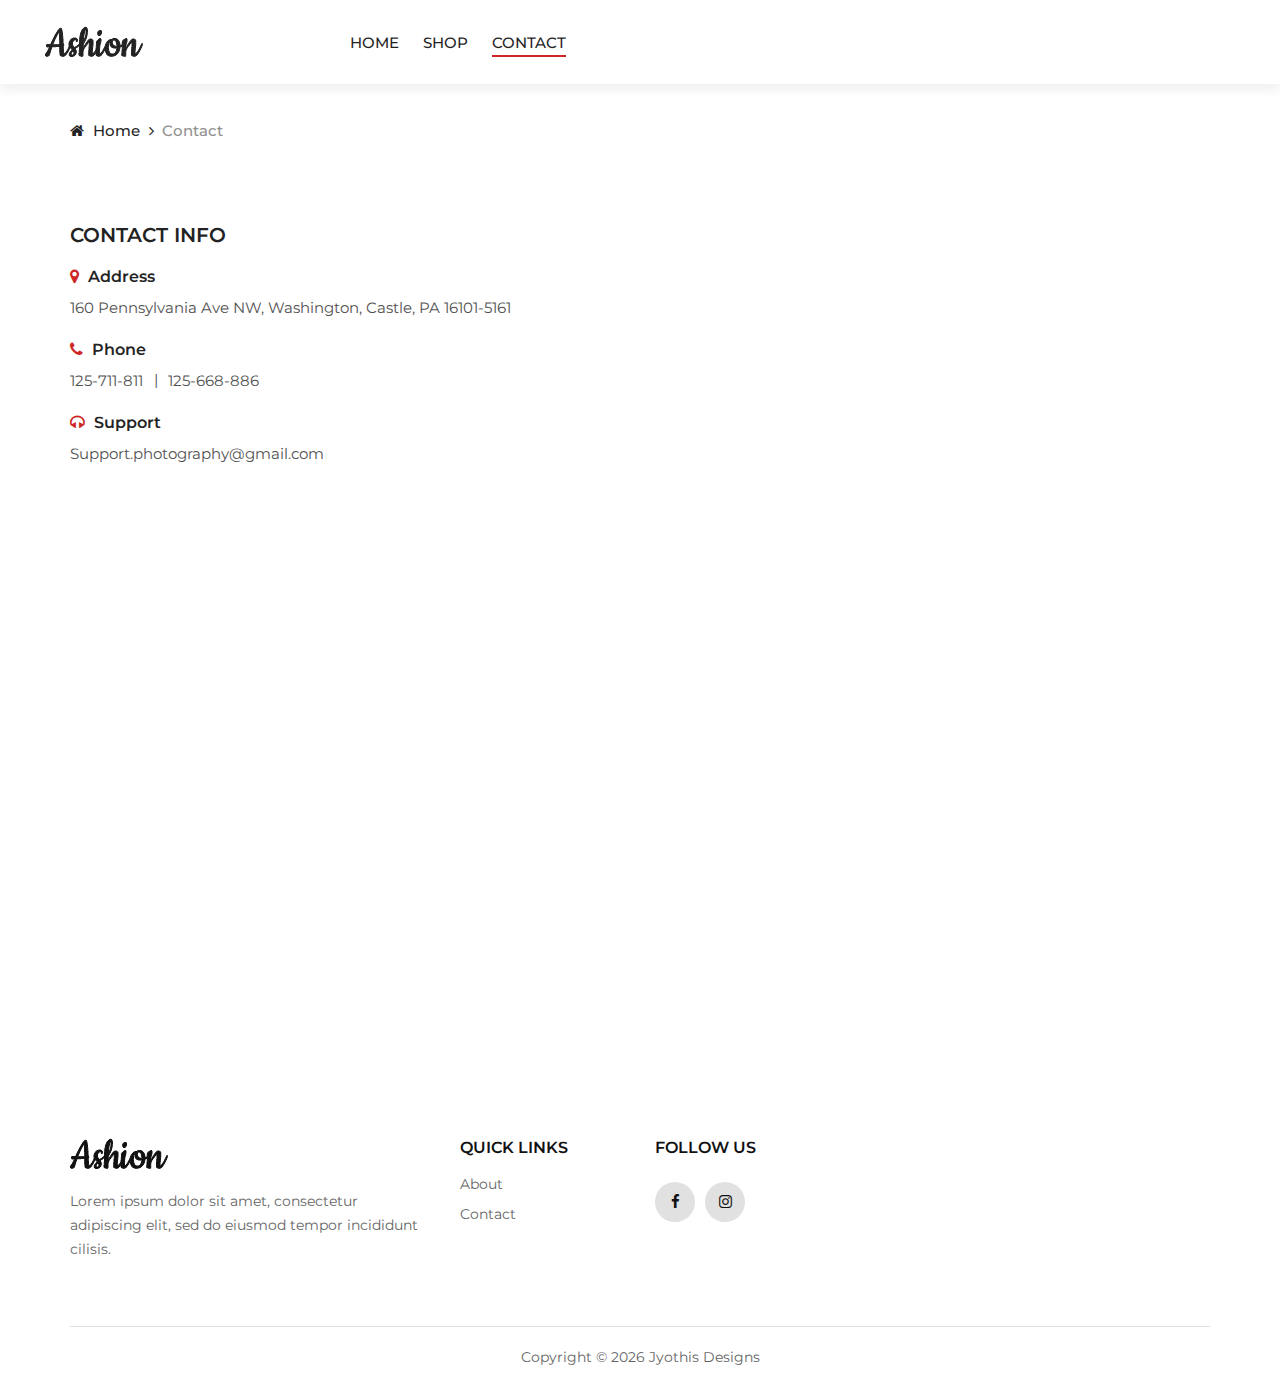
<file: contact/index.html>
<!DOCTYPE html>
<html lang="en">

<head>
    <meta charset="UTF-8">
    <meta name="description" content="Ashion Template">
    <meta name="keywords" content="Ashion, unica, creative, html">
    <meta name="viewport" content="width=device-width, initial-scale=1.0">
    <meta http-equiv="X-UA-Compatible" content="ie=edge">
    <title>Jyothis Designs</title>

    <!-- Google Font -->
    <link href="https://fonts.googleapis.com/css2?family=Cookie&display=swap" rel="stylesheet">
    <link href="https://fonts.googleapis.com/css2?family=Montserrat:wght@400;500;600;700;800;900&display=swap"
        rel="stylesheet">

    <!-- Css Styles -->
    <link rel="stylesheet" href="../css/bootstrap.min.css" type="text/css">
    <link rel="stylesheet" href="../css/font-awesome.min.css" type="text/css">
    <link rel="stylesheet" href="../css/elegant-icons.css" type="text/css">
    <link rel="stylesheet" href="../css/jquery-ui.min.css" type="text/css">
    <link rel="stylesheet" href="../css/magnific-popup.css" type="text/css">
    <link rel="stylesheet" href="../css/owl.carousel.min.css" type="text/css">
    <link rel="stylesheet" href="../css/slicknav.min.css" type="text/css">
    <link rel="stylesheet" href="../css/style.css" type="text/css">
</head>

<body>
    <!-- Page Preloder -->
    <div id="preloder">
        <div class="loader"></div>
    </div>

    <!-- Offcanvas Menu Begin -->
    <div class="offcanvas-menu-overlay"></div>
    <div class="offcanvas-menu-wrapper">
        <div class="offcanvas__close">+</div>
        <!-- <ul class="offcanvas__widget">
            <li><span class="icon_search search-switch"></span></li>
            <li><a href="#"><span class="icon_heart_alt"></span>
                    <div class="tip">2</div>
                </a></li>
            <li><a href="#"><span class="icon_bag_alt"></span>
                    <div class="tip">2</div>
                </a></li>
        </ul> -->
        <div class="offcanvas__logo">
            <a href="../"><img src="../img/logo.png" alt=""></a>
        </div>
        <div id="mobile-menu-wrap"></div>
        <!-- <div class="offcanvas__auth">
            <a href="#">Login</a>
            <a href="#">Register</a>
        </div> -->
    </div>
    <!-- Offcanvas Menu End -->

    <!-- Header Section Begin -->
    <header class="header">
        <div class="container-fluid">
            <div class="row">
                <div class="col-xl-3 col-lg-2">
                    <div class="header__logo">
                        <a href="../"><img src="../img/logo.png" alt=""></a>
                    </div>
                </div>
                <div class="col-xl-6 col-lg-7">
                    <nav class="header__menu">
                        <ul>
                            <li><a href="../">Home</a></li>
                            <!-- <li><a href="#">Women’s</a></li>
                            <li><a href="#">Men’s</a></li> -->
                            <li><a href="../shop/">Shop</a></li>
                            <!-- <li><a href="#">Pages</a>
                                <ul class="dropdown">
                                    <li><a href="./product-details.html">Product Details</a></li>
                                    <li><a href="./shop-cart.html">Shop Cart</a></li>
                                    <li><a href="./checkout.html">Checkout</a></li>
                                    <li><a href="./blog-details.html">Blog Details</a></li>
                                </ul>
                            </li> -->
                            <!-- <li><a href="./blog.html">Blog</a></li> -->
                            <li class="active"><a href="./">Contact</a></li>
                        </ul>
                    </nav>
                </div>
                <!-- <div class="col-lg-3">
                    <div class="header__right">
                        <div class="header__right__auth">
                            <a href="#">Login</a>
                            <a href="#">Register</a>
                        </div>
                        <ul class="header__right__widget">
                            <li><span class="icon_search search-switch"></span></li>
                            <li><a href="#"><span class="icon_heart_alt"></span>
                                    <div class="tip">2</div>
                                </a></li>
                            <li><a href="#"><span class="icon_bag_alt"></span>
                                    <div class="tip">2</div>
                                </a></li>
                        </ul>
                    </div>
                </div> -->
            </div>
            <div class="canvas__open">
                <i class="fa fa-bars"></i>
            </div>
        </div>
    </header>
    <!-- Header Section End -->

    <!-- Breadcrumb Begin -->
    <div class="breadcrumb-option">
        <div class="container">
            <div class="row">
                <div class="col-lg-12">
                    <div class="breadcrumb__links">
                        <a href="../"><i class="fa fa-home"></i> Home</a>
                        <span>Contact</span>
                    </div>
                </div>
            </div>
        </div>
    </div>
    <!-- Breadcrumb End -->

    <!-- Contact Section Begin -->
    <section class="contact spad">
        <div class="container">
            <div class="row">
                <div class="col-lg-6 col-md-6">
                    <div class="contact__content">
                        <div class="contact__address">
                            <h5>Contact info</h5>
                            <ul>
                                <li>
                                    <h6><i class="fa fa-map-marker"></i> Address</h6>
                                    <p>160 Pennsylvania Ave NW, Washington, Castle, PA 16101-5161</p>
                                </li>
                                <li>
                                    <h6><i class="fa fa-phone"></i> Phone</h6>
                                    <p><span>125-711-811</span><span>125-668-886</span></p>
                                </li>
                                <li>
                                    <h6><i class="fa fa-headphones"></i> Support</h6>
                                    <p>Support.photography@gmail.com</p>
                                </li>
                            </ul>
                        </div>
                        <!-- <div class="contact__form">
                            <h5>SEND MESSAGE</h5>
                            <form action="#">
                                <input type="text" placeholder="Name">
                                <input type="text" placeholder="Email">
                                <input type="text" placeholder="Website">
                                <textarea placeholder="Message"></textarea>
                                <button type="submit" class="site-btn">Send Message</button>
                            </form>
                        </div> -->
                    </div>
                </div>
                <div class="col-lg-6 col-md-6">
                    <div class="contact__map">
                        <iframe
                            src="https://www.google.com/maps/embed?pb=!1m18!1m12!1m3!1d48158.305462977965!2d-74.13283844036356!3d41.02757295168286!2m3!1f0!2f0!3f0!3m2!1i1024!2i768!4f13.1!3m3!1m2!1s0x89c2e440473470d7%3A0xcaf503ca2ee57958!2sSaddle%20River%2C%20NJ%2007458%2C%20USA!5e0!3m2!1sen!2sbd!4v1575917275626!5m2!1sen!2sbd"
                            height="780" style="border:0" allowfullscreen="">
                        </iframe>
                    </div>
                </div>
            </div>
        </div>
    </section>
    <!-- Contact Section End -->

    <!-- Instagram Begin -->
    <!-- <div class="instagram">
        <div class="container-fluid">
            <div class="row">
                <div class="col-lg-2 col-md-4 col-sm-4 p-0">
                    <div class="instagram__item set-bg" data-setbg="img/instagram/insta-1.jpg">
                        <div class="instagram__text">
                            <i class="fa fa-instagram"></i>
                            <a href="#">@ ashion_shop</a>
                        </div>
                    </div>
                </div>
                <div class="col-lg-2 col-md-4 col-sm-4 p-0">
                    <div class="instagram__item set-bg" data-setbg="img/instagram/insta-2.jpg">
                        <div class="instagram__text">
                            <i class="fa fa-instagram"></i>
                            <a href="#">@ ashion_shop</a>
                        </div>
                    </div>
                </div>
                <div class="col-lg-2 col-md-4 col-sm-4 p-0">
                    <div class="instagram__item set-bg" data-setbg="img/instagram/insta-3.jpg">
                        <div class="instagram__text">
                            <i class="fa fa-instagram"></i>
                            <a href="#">@ ashion_shop</a>
                        </div>
                    </div>
                </div>
                <div class="col-lg-2 col-md-4 col-sm-4 p-0">
                    <div class="instagram__item set-bg" data-setbg="img/instagram/insta-4.jpg">
                        <div class="instagram__text">
                            <i class="fa fa-instagram"></i>
                            <a href="#">@ ashion_shop</a>
                        </div>
                    </div>
                </div>
                <div class="col-lg-2 col-md-4 col-sm-4 p-0">
                    <div class="instagram__item set-bg" data-setbg="img/instagram/insta-5.jpg">
                        <div class="instagram__text">
                            <i class="fa fa-instagram"></i>
                            <a href="#">@ ashion_shop</a>
                        </div>
                    </div>
                </div>
                <div class="col-lg-2 col-md-4 col-sm-4 p-0">
                    <div class="instagram__item set-bg" data-setbg="img/instagram/insta-6.jpg">
                        <div class="instagram__text">
                            <i class="fa fa-instagram"></i>
                            <a href="#">@ ashion_shop</a>
                        </div>
                    </div>
                </div>
            </div>
        </div>
    </div> -->
    <!-- Instagram End -->

    <!-- Footer Section Begin -->
    <footer class="footer">
        <div class="container">
            <div class="row">
                <div class="col-lg-4 col-md-6 col-sm-7">
                    <div class="footer__about">
                        <div class="footer__logo">
                            <a href="../"><img src="../img/logo.png" alt=""></a>
                        </div>
                        <p>Lorem ipsum dolor sit amet, consectetur adipiscing elit, sed do eiusmod tempor incididunt
                            cilisis.</p>
                        <!--<div class="footer__payment">
                            <a href="#"><img src="img/payment/payment-1.png" alt=""></a>
                            <a href="#"><img src="img/payment/payment-2.png" alt=""></a>
                            <a href="#"><img src="img/payment/payment-3.png" alt=""></a>
                            <a href="#"><img src="img/payment/payment-4.png" alt=""></a>
                            <a href="#"><img src="img/payment/payment-5.png" alt=""></a>
                        </div>-->
                    </div>
                </div>
                <div class="col-lg-2 col-md-3 col-sm-5">
                    <div class="footer__widget">
                        <h6>Quick links</h6>
                        <ul>
                            <li><a href="../about/">About</a></li>
                            <li><a href="../contact/">Contact</a></li>
                        </ul>
                    </div>
                </div>
                <!--<div class="col-lg-2 col-md-3 col-sm-4">
                    <div class="footer__widget">
                        <h6>Account</h6>
                        <ul>
                            <li><a href="#">My Account</a></li>
                            <li><a href="#">Orders Tracking</a></li>
                            <li><a href="#">Checkout</a></li>
                            <li><a href="#">Wishlist</a></li>
                        </ul>
                    </div>
                </div>-->
                <div class="col-lg-2 col-md-3 col-sm-4">
                    <div class="footer__newslatter">
                        <h6>FOLLOW US</h6>
                        <!--<form action="#">
                            <input type="text" placeholder="Email">
                            <button type="submit" class="site-btn">Subscribe</button>
                        </form>-->
                        <div class="footer__social">
                            <a href="#"><i class="fa fa-facebook"></i></a>
                            <a href="#"><i class="fa fa-instagram"></i></a>
                            <!--<a href="#"><i class="fa fa-twitter"></i></a>
                            <a href="#"><i class="fa fa-youtube-play"></i></a>
                            <a href="#"><i class="fa fa-pinterest"></i></a>-->
                        </div>
                    </div>
                </div>
            </div>
            <div class="row">
                <div class="col-lg-12">
                    <!-- Link back to Colorlib can't be removed. Template is licensed under CC BY 3.0. -->
                    <div class="footer__copyright__text">
                        <p style="display: none;">Copyright &copy;
                            <script>document.write(new Date().getFullYear());</script> All rights reserved | This
                            template is made with <i class="fa fa-heart" aria-hidden="true"></i> by <a
                                href="https://colorlib.com" target="_blank">Colorlib</a>
                        </p>
                        <p>Copyright &copy;
                            <script>document.write(new Date().getFullYear());</script> Jyothis Designs
                        </p>
                    </div>
                    <!-- Link back to Colorlib can't be removed. Template is licensed under CC BY 3.0. -->
                </div>
            </div>
        </div>
    </footer>
    <!-- Footer Section End -->

    <!-- Search Begin -->
    <div class="search-model">
        <div class="h-100 d-flex align-items-center justify-content-center">
            <div class="search-close-switch">+</div>
            <form class="search-model-form">
                <input type="text" id="search-input" placeholder="Search here.....">
            </form>
        </div>
    </div>
    <!-- Search End -->

    <!-- Js Plugins -->
    <script src="../js/jquery-3.3.1.min.js"></script>
    <script src="../js/bootstrap.min.js"></script>
    <script src="../js/jquery.magnific-popup.min.js"></script>
    <script src="../js/jquery-ui.min.js"></script>
    <script src="../js/mixitup.min.js"></script>
    <script src="../js/jquery.countdown.min.js"></script>
    <script src="../js/jquery.slicknav.js"></script>
    <script src="../js/owl.carousel.min.js"></script>
    <script src="../js/jquery.nicescroll.min.js"></script>
    <script src="../js/main.js"></script>
</body>

</html>
</file>
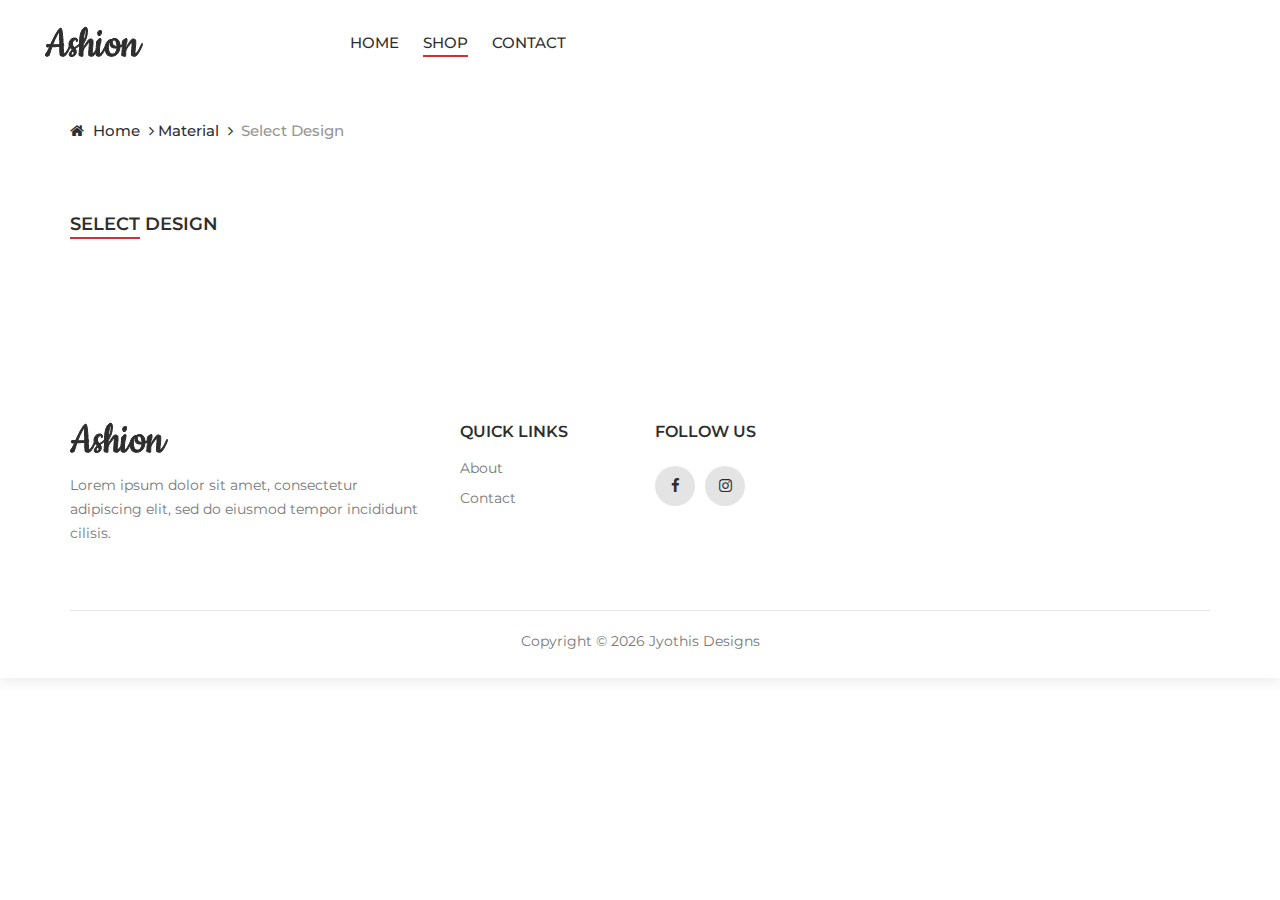
<file: design/index.html>
<!DOCTYPE html>
<html lang="en">

<head>
    <meta charset="UTF-8">
    <meta name="description" content="FILL ME">
    <meta name="keywords" content="FILL ME">
    <meta name="viewport" content="width=device-width, initial-scale=1.0">
    <meta http-equiv="X-UA-Compatible" content="ie=edge">
    <title>Jyothis Designs</title>

    <!-- Google Font -->
    <link href="https://fonts.googleapis.com/css2?family=Cookie&display=swap" rel="stylesheet">
    <link href="https://fonts.googleapis.com/css2?family=Montserrat:wght@400;500;600;700;800;900&display=swap"
        rel="stylesheet">

    <!-- Css Styles -->
    <link rel="stylesheet" href="../css/bootstrap.min.css" type="text/css">
    <link rel="stylesheet" href="../css/font-awesome.min.css" type="text/css">
    <link rel="stylesheet" href="../css/elegant-icons.css" type="text/css">
    <link rel="stylesheet" href="../css/jquery-ui.min.css" type="text/css">
    <link rel="stylesheet" href="../css/magnific-popup.css" type="text/css">
    <link rel="stylesheet" href="../css/owl.carousel.min.css" type="text/css">
    <link rel="stylesheet" href="../css/slicknav.min.css" type="text/css">
    <link rel="stylesheet" href="../css/style.css" type="text/css">
</head>

<body>
    <!-- Page Preloder -->
    <div id="preloder">
        <div class="loader"></div>
    </div>

    <!-- Offcanvas Menu Begin -->
    <div class="offcanvas-menu-overlay"></div>
    <div class="offcanvas-menu-wrapper">
        <div class="offcanvas__close">+</div>
        <!-- <ul class="offcanvas__widget">
            <li><span class="icon_search search-switch"></span></li>
            <li><a href="#"><span class="icon_heart_alt"></span>
                    <div class="tip">2</div>
                </a></li>
            <li><a href="#"><span class="icon_bag_alt"></span>
                    <div class="tip">2</div>
                </a></li>
        </ul> -->
        <div class="offcanvas__logo">
            <a href="../"><img src="../img/logo.png" alt=""></a>
        </div>
        <div id="mobile-menu-wrap"></div>
        <!-- <div class="offcanvas__auth">
            <a href="#">Login</a>
            <a href="#">Register</a>
        </div> -->
    </div>
    <!-- Offcanvas Menu End -->

    <!-- Header Section Begin -->
    <header class="header">
        <div class="container-fluid">
            <div class="row">
                <div class="col-xl-3 col-lg-2">
                    <div class="header__logo">
                        <a href="../"><img src="../img/logo.png" alt=""></a>
                    </div>
                </div>
                <div class="col-xl-6 col-lg-7">
                    <nav class="header__menu">
                        <ul>
                            <li><a href="../">Home</a></li>
                            <!-- <li><a href="#">Women’s</a></li>
                            <li><a href="#">Men’s</a></li> -->
                            <li class="active"><a href="#">Shop</a></li>
                            <!-- <li><a href="#">Pages</a>
                                <ul class="dropdown">
                                    <li><a href="./product-details.html">Product Details</a></li>
                                    <li><a href="./shop-cart.html">Shop Cart</a></li>
                                    <li><a href="./checkout.html">Checkout</a></li>
                                    <li><a href="./blog-details.html">Blog Details</a></li>
                                </ul>
                            </li> -->
                            <!-- <li><a href="./blog.html">Blog</a></li> -->
                            <li><a href="../contact/">Contact</a></li>
                        </ul>
                    </nav>
                </div>
                <!--<div class="col-lg-3">
                    <div class="header__right">
                        <div class="header__right__auth">
                            <a href="#">Login</a>
                            <a href="#">Register</a>
                        </div>
                        <ul class="header__right__widget">
                            <li><span class="icon_search search-switch"></span></li>
                            <li><a href="#"><span class="icon_heart_alt"></span>
                                    <div class="tip">2</div>
                                </a></li>
                            <li><a href="#"><span class="icon_bag_alt"></span>
                                    <div class="tip">2</div>
                                </a></li>
                        </ul>
                    </div>
                </div>-->
            </div>
            <div class="canvas__open">
                <i class="fa fa-bars"></i>
            </div>
        </div>
        <!-- Header Section End -->

        <!-- Breadcrumb Begin -->
        <div class="breadcrumb-option">
            <div class="container">
                <div class="row">
                    <div class="col-lg-12">
                        <div class="breadcrumb__links">
                            <a href="../"><i class="fa fa-home"></i> Home</a><a onclick="history.go(-1)"
                                style="cursor: pointer;">Material</a>
                            <span>Select Design</span>
                        </div>
                    </div>
                </div>
            </div>
        </div>
        <!-- Breadcrumb End -->

        <!-- Shop Section Begin -->
        <section class="shop spad">
            <div class="container">
                <div class="row">
                    <div class="col-lg-3 col-md-3">
                        <div class="shop__sidebar">
                            <div class="sidebar__categories">
                                <div class="section-title">
                                    <h4>Select Design</h4>
                                </div>
                                <div class="categories__accordion">
                                    <div class="accordion" id="accordionExample">
                                        <!-- <div class="card">
                                            <div class="card-heading active">
                                                <a data-toggle="collapse" data-target="#collapseOne">Women</a>
                                            </div>
                                            <div id="collapseOne" class="collapse show" data-parent="#accordionExample">
                                                <div class="card-body">
                                                    <ul>
                                                        <li><a href="#">Coats</a></li>
                                                        <li><a href="#">Jackets</a></li>
                                                        <li><a href="#">Dresses</a></li>
                                                        <li><a href="#">Shirts</a></li>
                                                        <li><a href="#">T-shirts</a></li>
                                                        <li><a href="#">Jeans</a></li>
                                                    </ul>
                                                </div>
                                            </div>
                                        </div> -->
                                        <!-- <div class="card">
                                            <div class="card-heading">
                                                <a data-toggle="collapse" data-target="#collapseTwo">Kids</a>
                                            </div>
                                            <div id="collapseTwo" class="collapse" data-parent="#accordionExample">
                                                <div class="card-body">
                                                    <ul>
                                                        <li><a href="#">Coats</a></li>
                                                        <li><a href="#">Jackets</a></li>
                                                        <li><a href="#">Dresses</a></li>
                                                        <li><a href="#">Shirts</a></li>
                                                        <li><a href="#">T-shirts</a></li>
                                                        <li><a href="#">Jeans</a></li>
                                                    </ul>
                                                </div>
                                            </div>
                                        </div> -->
                                        <!-- <div class="card">
                                            <div class="card-heading">
                                                <a data-toggle="collapse" data-target="#collapseThree">Kids</a>
                                            </div>
                                            <div id="collapseThree" class="collapse" data-parent="#accordionExample">
                                                <div class="card-body">
                                                    <ul>
                                                        <li><a href="#">Coats</a></li>
                                                        <li><a href="#">Jackets</a></li>
                                                        <li><a href="#">Dresses</a></li>
                                                        <li><a href="#">Shirts</a></li>
                                                        <li><a href="#">T-shirts</a></li>
                                                        <li><a href="#">Jeans</a></li>
                                                    </ul>
                                                </div>
                                            </div>
                                        </div> -->
                                        <!-- <div class="card">
                                            <div class="card-heading">
                                                <a data-toggle="collapse" data-target="#collapseFour">Accessories</a>
                                            </div>
                                            <div id="collapseFour" class="collapse" data-parent="#accordionExample">
                                                <div class="card-body">
                                                    <ul>
                                                        <li><a href="#">Coats</a></li>
                                                        <li><a href="#">Jackets</a></li>
                                                        <li><a href="#">Dresses</a></li>
                                                        <li><a href="#">Shirts</a></li>
                                                        <li><a href="#">T-shirts</a></li>
                                                        <li><a href="#">Jeans</a></li>
                                                    </ul>
                                                </div>
                                            </div>
                                        </div> -->
                                        <!-- <div class="card">
                                            <div class="card-heading">
                                                <a data-toggle="collapse" data-target="#collapseFive">Cosmetic</a>
                                            </div>
                                            <div id="collapseFive" class="collapse" data-parent="#accordionExample">
                                                <div class="card-body">
                                                    <ul>
                                                        <li><a href="#">Coats</a></li>
                                                        <li><a href="#">Jackets</a></li>
                                                        <li><a href="#">Dresses</a></li>
                                                        <li><a href="#">Shirts</a></li>
                                                        <li><a href="#">T-shirts</a></li>
                                                        <li><a href="#">Jeans</a></li>
                                                    </ul>
                                                </div>
                                            </div>
                                        </div> -->
                                    </div>
                                </div>
                            </div>
                            <!-- <div class="sidebar__filter">
                                <div class="section-title">
                                    <h4>Shop by price</h4>
                                </div>
                                <div class="filter-range-wrap">
                                    <div class="price-range ui-slider ui-corner-all ui-slider-horizontal ui-widget ui-widget-content"
                                        data-min="33" data-max="99"></div>
                                    <div class="range-slider">
                                        <div class="price-input">
                                            <p>Price:</p>
                                            <input type="text" id="minamount">
                                            <input type="text" id="maxamount">
                                        </div>
                                    </div>
                                </div>
                                <a href="#">Filter</a>
                            </div> -->
                            <!-- <div class="sidebar__sizes">
                                <div class="section-title">
                                    <h4>Shop by size</h4>
                                </div>
                                <div class="size__list">
                                    <label for="xxs">
                                        xxs
                                        <input type="checkbox" id="xxs">
                                        <span class="checkmark"></span>
                                    </label>
                                    <label for="xs">
                                        xs
                                        <input type="checkbox" id="xs">
                                        <span class="checkmark"></span>
                                    </label>
                                    <label for="xss">
                                        xs-s
                                        <input type="checkbox" id="xss">
                                        <span class="checkmark"></span>
                                    </label>
                                    <label for="s">
                                        s
                                        <input type="checkbox" id="s">
                                        <span class="checkmark"></span>
                                    </label>
                                    <label for="m">
                                        m
                                        <input type="checkbox" id="m">
                                        <span class="checkmark"></span>
                                    </label>
                                    <label for="ml">
                                        m-l
                                        <input type="checkbox" id="ml">
                                        <span class="checkmark"></span>
                                    </label>
                                    <label for="l">
                                        l
                                        <input type="checkbox" id="l">
                                        <span class="checkmark"></span>
                                    </label>
                                    <label for="xl">
                                        xl
                                        <input type="checkbox" id="xl">
                                        <span class="checkmark"></span>
                                    </label>
                                </div>
                            </div> -->
                            <!-- <div class="sidebar__color">
                                <div class="section-title">
                                    <h4>Shop by size</h4>
                                </div>
                                <div class="size__list color__list">
                                    <label for="black">
                                        Blacks
                                        <input type="checkbox" id="black">
                                        <span class="checkmark"></span>
                                    </label>
                                    <label for="whites">
                                        Whites
                                        <input type="checkbox" id="whites">
                                        <span class="checkmark"></span>
                                    </label>
                                    <label for="reds">
                                        Reds
                                        <input type="checkbox" id="reds">
                                        <span class="checkmark"></span>
                                    </label>
                                    <label for="greys">
                                        Greys
                                        <input type="checkbox" id="greys">
                                        <span class="checkmark"></span>
                                    </label>
                                    <label for="blues">
                                        Blues
                                        <input type="checkbox" id="blues">
                                        <span class="checkmark"></span>
                                    </label>
                                    <label for="beige">
                                        Beige Tones
                                        <input type="checkbox" id="beige">
                                        <span class="checkmark"></span>
                                    </label>
                                    <label for="greens">
                                        Greens
                                        <input type="checkbox" id="greens">
                                        <span class="checkmark"></span>
                                    </label>
                                    <label for="yellows">
                                        Yellows
                                        <input type="checkbox" id="yellows">
                                        <span class="checkmark"></span>
                                    </label>
                                </div>
                            </div> -->
                        </div>
                    </div>
                    <div class="col-lg-9 col-md-9">
                        <div class="row" id="design-s-0">
                            <!-- <div class="col-lg-4 col-md-6">
                                <div class="product__item">
                                    <div class="product__item__pic set-bg" data-setbg="img/shop/shop-1.jpg">
                                        <div class="label new">New</div>
                                        <ul class="product__hover">
                                            <li><a href="img/shop/shop-1.jpg" class="image-popup"><span
                                                        class="arrow_expand"></span></a></li>
                                            <li><a href="#"><span class="icon_heart_alt"></span></a></li>
                                            <li><a href="#"><span class="icon_bag_alt"></span></a></li>
                                        </ul>
                                    </div>
                                    <div class="product__item__text">
                                        <h6><a href="#">Furry hooded parka</a></h6>
                                        <div class="rating">
                                            <i class="fa fa-star"></i>
                                            <i class="fa fa-star"></i>
                                            <i class="fa fa-star"></i>
                                            <i class="fa fa-star"></i>
                                            <i class="fa fa-star"></i>
                                        </div>
                                        <div class="product__price">$ 59.0</div>
                                    </div>
                                </div>
                            </div>
                            <div class="col-lg-4 col-md-6">
                                <div class="product__item">
                                    <div class="product__item__pic set-bg" data-setbg="img/shop/shop-2.jpg">
                                        <ul class="product__hover">
                                            <li><a href="img/shop/shop-2.jpg" class="image-popup"><span
                                                        class="arrow_expand"></span></a></li>
                                            <li><a href="#"><span class="icon_heart_alt"></span></a></li>
                                            <li><a href="#"><span class="icon_bag_alt"></span></a></li>
                                        </ul>
                                    </div>
                                    <div class="product__item__text">
                                        <h6><a href="#">Flowy striped skirt</a></h6>
                                        <div class="rating">
                                            <i class="fa fa-star"></i>
                                            <i class="fa fa-star"></i>
                                            <i class="fa fa-star"></i>
                                            <i class="fa fa-star"></i>
                                            <i class="fa fa-star"></i>
                                        </div>
                                        <div class="product__price">$ 49.0</div>
                                    </div>
                                </div>
                            </div>
                            <div class="col-lg-4 col-md-6">
                                <div class="product__item">
                                    <div class="product__item__pic set-bg" data-setbg="img/shop/shop-3.jpg">
                                        <ul class="product__hover">
                                            <li><a href="img/shop/shop-3.jpg" class="image-popup"><span
                                                        class="arrow_expand"></span></a></li>
                                            <li><a href="#"><span class="icon_heart_alt"></span></a></li>
                                            <li><a href="#"><span class="icon_bag_alt"></span></a></li>
                                        </ul>
                                    </div>
                                    <div class="product__item__text">
                                        <h6><a href="#">Croc-effect bag</a></h6>
                                        <div class="rating">
                                            <i class="fa fa-star"></i>
                                            <i class="fa fa-star"></i>
                                            <i class="fa fa-star"></i>
                                            <i class="fa fa-star"></i>
                                            <i class="fa fa-star"></i>
                                        </div>
                                        <div class="product__price">$ 59.0</div>
                                    </div>
                                </div>
                            </div>
                            <div class="col-lg-4 col-md-6">
                                <div class="product__item">
                                    <div class="product__item__pic set-bg" data-setbg="img/shop/shop-4.jpg">
                                        <ul class="product__hover">
                                            <li><a href="img/shop/shop-4.jpg" class="image-popup"><span
                                                        class="arrow_expand"></span></a></li>
                                            <li><a href="#"><span class="icon_heart_alt"></span></a></li>
                                            <li><a href="#"><span class="icon_bag_alt"></span></a></li>
                                        </ul>
                                    </div>
                                    <div class="product__item__text">
                                        <h6><a href="#">Dark wash Xavi jeans</a></h6>
                                        <div class="rating">
                                            <i class="fa fa-star"></i>
                                            <i class="fa fa-star"></i>
                                            <i class="fa fa-star"></i>
                                            <i class="fa fa-star"></i>
                                            <i class="fa fa-star"></i>
                                        </div>
                                        <div class="product__price">$ 59.0</div>
                                    </div>
                                </div>
                            </div>
                            <div class="col-lg-4 col-md-6">
                                <div class="product__item sale">
                                    <div class="product__item__pic set-bg" data-setbg="img/shop/shop-5.jpg">
                                        <div class="label">Sale</div>
                                        <ul class="product__hover">
                                            <li><a href="img/shop/shop-5.jpg" class="image-popup"><span
                                                        class="arrow_expand"></span></a></li>
                                            <li><a href="#"><span class="icon_heart_alt"></span></a></li>
                                            <li><a href="#"><span class="icon_bag_alt"></span></a></li>
                                        </ul>
                                    </div>
                                    <div class="product__item__text">
                                        <h6><a href="#">Ankle-cuff sandals</a></h6>
                                        <div class="rating">
                                            <i class="fa fa-star"></i>
                                            <i class="fa fa-star"></i>
                                            <i class="fa fa-star"></i>
                                            <i class="fa fa-star"></i>
                                            <i class="fa fa-star"></i>
                                        </div>
                                        <div class="product__price">$ 49.0 <span>$ 59.0</span></div>
                                    </div>
                                </div>
                            </div>
                            <div class="col-lg-4 col-md-6">
                                <div class="product__item">
                                    <div class="product__item__pic set-bg" data-setbg="img/shop/shop-6.jpg">
                                        <ul class="product__hover">
                                            <li><a href="img/shop/shop-6.jpg" class="image-popup"><span
                                                        class="arrow_expand"></span></a></li>
                                            <li><a href="#"><span class="icon_heart_alt"></span></a></li>
                                            <li><a href="#"><span class="icon_bag_alt"></span></a></li>
                                        </ul>
                                    </div>
                                    <div class="product__item__text">
                                        <h6><a href="#">Contrasting sunglasses</a></h6>
                                        <div class="rating">
                                            <i class="fa fa-star"></i>
                                            <i class="fa fa-star"></i>
                                            <i class="fa fa-star"></i>
                                            <i class="fa fa-star"></i>
                                            <i class="fa fa-star"></i>
                                        </div>
                                        <div class="product__price">$ 59.0</div>
                                    </div>
                                </div>
                            </div>
                            <div class="col-lg-4 col-md-6">
                                <div class="product__item">
                                    <div class="product__item__pic set-bg" data-setbg="img/shop/shop-7.jpg">
                                        <ul class="product__hover">
                                            <li><a href="img/shop/shop-7.jpg" class="image-popup"><span
                                                        class="arrow_expand"></span></a></li>
                                            <li><a href="#"><span class="icon_heart_alt"></span></a></li>
                                            <li><a href="#"><span class="icon_bag_alt"></span></a></li>
                                        </ul>
                                    </div>
                                    <div class="product__item__text">
                                        <h6><a href="#">Circular pendant earrings</a></h6>
                                        <div class="rating">
                                            <i class="fa fa-star"></i>
                                            <i class="fa fa-star"></i>
                                            <i class="fa fa-star"></i>
                                            <i class="fa fa-star"></i>
                                            <i class="fa fa-star"></i>
                                        </div>
                                        <div class="product__price">$ 59.0</div>
                                    </div>
                                </div>
                            </div>
                            <div class="col-lg-4 col-md-6">
                                <div class="product__item">
                                    <div class="product__item__pic set-bg" data-setbg="img/shop/shop-8.jpg">
                                        <div class="label stockout stockblue">Out Of Stock</div>
                                        <ul class="product__hover">
                                            <li><a href="img/shop/shop-8.jpg" class="image-popup"><span
                                                        class="arrow_expand"></span></a></li>
                                            <li><a href="#"><span class="icon_heart_alt"></span></a></li>
                                            <li><a href="#"><span class="icon_bag_alt"></span></a></li>
                                        </ul>
                                    </div>
                                    <div class="product__item__text">
                                        <h6><a href="#">Cotton T-Shirt</a></h6>
                                        <div class="rating">
                                            <i class="fa fa-star"></i>
                                            <i class="fa fa-star"></i>
                                            <i class="fa fa-star"></i>
                                            <i class="fa fa-star"></i>
                                            <i class="fa fa-star"></i>
                                        </div>
                                        <div class="product__price">$ 59.0</div>
                                    </div>
                                </div>
                            </div>
                            <div class="col-lg-4 col-md-6">
                                <div class="product__item sale">
                                    <div class="product__item__pic set-bg" data-setbg="img/shop/shop-9.jpg">
                                        <div class="label">Sale</div>
                                        <ul class="product__hover">
                                            <li><a href="img/shop/shop-9.jpg" class="image-popup"><span
                                                        class="arrow_expand"></span></a></li>
                                            <li><a href="#"><span class="icon_heart_alt"></span></a></li>
                                            <li><a href="#"><span class="icon_bag_alt"></span></a></li>
                                        </ul>
                                    </div>
                                    <div class="product__item__text">
                                        <h6><a href="#">Water resistant zips backpack</a></h6>
                                        <div class="rating">
                                            <i class="fa fa-star"></i>
                                            <i class="fa fa-star"></i>
                                            <i class="fa fa-star"></i>
                                            <i class="fa fa-star"></i>
                                            <i class="fa fa-star"></i>
                                        </div>
                                        <div class="product__price">$ 49.0 <span>$ 59.0</span></div>
                                    </div>
                                </div>
                            </div>
                            <div class="col-lg-12 text-center">
                                <div class="pagination__option">
                                    <a href="#">1</a>
                                    <a href="#">2</a>
                                    <a href="#">3</a>
                                    <a href="#"><i class="fa fa-angle-right"></i></a>
                                </div>
                            </div> -->
                        </div>
                    </div>
                </div>
            </div>
        </section>
        <!-- Shop Section End -->

        <!-- Instagram Begin -->
        <div class="instagram">
            <div class="container-fluid">
                <div class="row" id="insta-s-0">
                    <!--<div class="col-lg-2 col-md-4 col-sm-4 p-0">
                        <div class="instagram__item set-bg" data-setbg="img/instagram/insta-1.jpg">
                            <div class="instagram__text">
                                <i class="fa fa-instagram"></i>
                                <a href="#">@ ashion_shop</a>
                            </div>
                        </div>
                    </div>
                    <div class="col-lg-2 col-md-4 col-sm-4 p-0">
                        <div class="instagram__item set-bg" data-setbg="img/instagram/insta-2.jpg">
                            <div class="instagram__text">
                                <i class="fa fa-instagram"></i>
                                <a href="#">@ ashion_shop</a>
                            </div>
                        </div>
                    </div>
                    <div class="col-lg-2 col-md-4 col-sm-4 p-0">
                        <div class="instagram__item set-bg" data-setbg="img/instagram/insta-3.jpg">
                            <div class="instagram__text">
                                <i class="fa fa-instagram"></i>
                                <a href="#">@ ashion_shop</a>
                            </div>
                        </div>
                    </div>
                    <div class="col-lg-2 col-md-4 col-sm-4 p-0">
                        <div class="instagram__item set-bg" data-setbg="img/instagram/insta-4.jpg">
                            <div class="instagram__text">
                                <i class="fa fa-instagram"></i>
                                <a href="#">@ ashion_shop</a>
                            </div>
                        </div>
                    </div>
                    <div class="col-lg-2 col-md-4 col-sm-4 p-0">
                        <div class="instagram__item set-bg" data-setbg="img/instagram/insta-5.jpg">
                            <div class="instagram__text">
                                <i class="fa fa-instagram"></i>
                                <a href="#">@ ashion_shop</a>
                            </div>
                        </div>
                    </div>
                    <div class="col-lg-2 col-md-4 col-sm-4 p-0">
                        <div class="instagram__item set-bg" data-setbg="img/instagram/insta-6.jpg">
                            <div class="instagram__text">
                                <i class="fa fa-instagram"></i>
                                <a href="#">@ ashion_shop</a>
                            </div>
                        </div>
                    </div>-->
                </div>
            </div>
        </div>
        <!-- Instagram End -->

        <!-- Footer Section Begin -->
        <footer class="footer">
            <div class="container">
                <div class="row">
                    <div class="col-lg-4 col-md-6 col-sm-7">
                        <div class="footer__about">
                            <div class="footer__logo">
                                <a href="../"><img src="../img/logo.png" alt=""></a>
                            </div>
                            <p>Lorem ipsum dolor sit amet, consectetur adipiscing elit, sed do eiusmod tempor incididunt
                                cilisis.</p>
                            <!--<div class="footer__payment">
                                <a href="#"><img src="img/payment/payment-1.png" alt=""></a>
                                <a href="#"><img src="img/payment/payment-2.png" alt=""></a>
                                <a href="#"><img src="img/payment/payment-3.png" alt=""></a>
                                <a href="#"><img src="img/payment/payment-4.png" alt=""></a>
                                <a href="#"><img src="img/payment/payment-5.png" alt=""></a>
                            </div>-->
                        </div>
                    </div>
                    <div class="col-lg-2 col-md-3 col-sm-5">
                        <div class="footer__widget">
                            <h6>Quick links</h6>
                            <ul>
                                <li><a href="../about/">About</a></li>
                                <li><a href="../contact/">Contact</a></li>
                            </ul>
                        </div>
                    </div>
                    <!--<div class="col-lg-2 col-md-3 col-sm-4">
                        <div class="footer__widget">
                            <h6>Account</h6>
                            <ul>
                                <li><a href="#">My Account</a></li>
                                <li><a href="#">Orders Tracking</a></li>
                                <li><a href="#">Checkout</a></li>
                                <li><a href="#">Wishlist</a></li>
                            </ul>
                        </div>
                    </div>-->
                    <div class="col-lg-2 col-md-3 col-sm-4">
                        <div class="footer__newslatter">
                            <h6>FOLLOW US</h6>
                            <!--<form action="#">
                                <input type="text" placeholder="Email">
                                <button type="submit" class="site-btn">Subscribe</button>
                            </form>-->
                            <div class="footer__social">
                                <a href="#"><i class="fa fa-facebook"></i></a>
                                <a href="#"><i class="fa fa-instagram"></i></a>
                                <!--<a href="#"><i class="fa fa-twitter"></i></a>
                                <a href="#"><i class="fa fa-youtube-play"></i></a>
                                <a href="#"><i class="fa fa-pinterest"></i></a>-->
                            </div>
                        </div>
                    </div>
                </div>
                <div class="row">
                    <div class="col-lg-12">
                        <!-- Link back to Colorlib can't be removed. Template is licensed under CC BY 3.0. -->
                        <div class="footer__copyright__text">
                            <p style="display: none;">Copyright &copy;
                                <script>document.write(new Date().getFullYear());</script> All rights reserved | This
                                template is made with <i class="fa fa-heart" aria-hidden="true"></i> by <a
                                    href="https://colorlib.com" target="_blank">Colorlib</a>
                            </p>
                            <p>Copyright &copy;
                                <script>document.write(new Date().getFullYear());</script> Jyothis Designs
                            </p>
                        </div>
                        <!-- Link back to Colorlib can't be removed. Template is licensed under CC BY 3.0. -->
                    </div>
                </div>
            </div>
        </footer>
        <!-- Footer Section End -->

        <!-- Search Begin -->
        <div class="search-model">
            <div class="h-100 d-flex align-items-center justify-content-center">
                <div class="search-close-switch">+</div>
                <form class="search-model-form">
                    <input type="text" id="search-input" placeholder="Search here.....">
                </form>
            </div>
        </div>
        <!-- Search End -->

        <!-- Js Plugins -->

        <script src="../js/jquery-3.3.1.min.js"></script>
        <script src="../js/bootstrap.min.js"></script>
        <script src="../js/jquery.magnific-popup.min.js"></script>
        <script src="../js/jquery-ui.min.js"></script>
        <script src="../js/mixitup.min.js"></script>
        <script src="../js/jquery.countdown.min.js"></script>
        <script src="../js/jquery.slicknav.js"></script>
        <script src="../js/owl.carousel.min.js"></script>
        <script src="../js/jquery.nicescroll.min.js"></script>
        <script type="module" src="../js/jparse-design.js"></script>
        <script src="../js/main.js"></script>
</body>

</html>
</file>
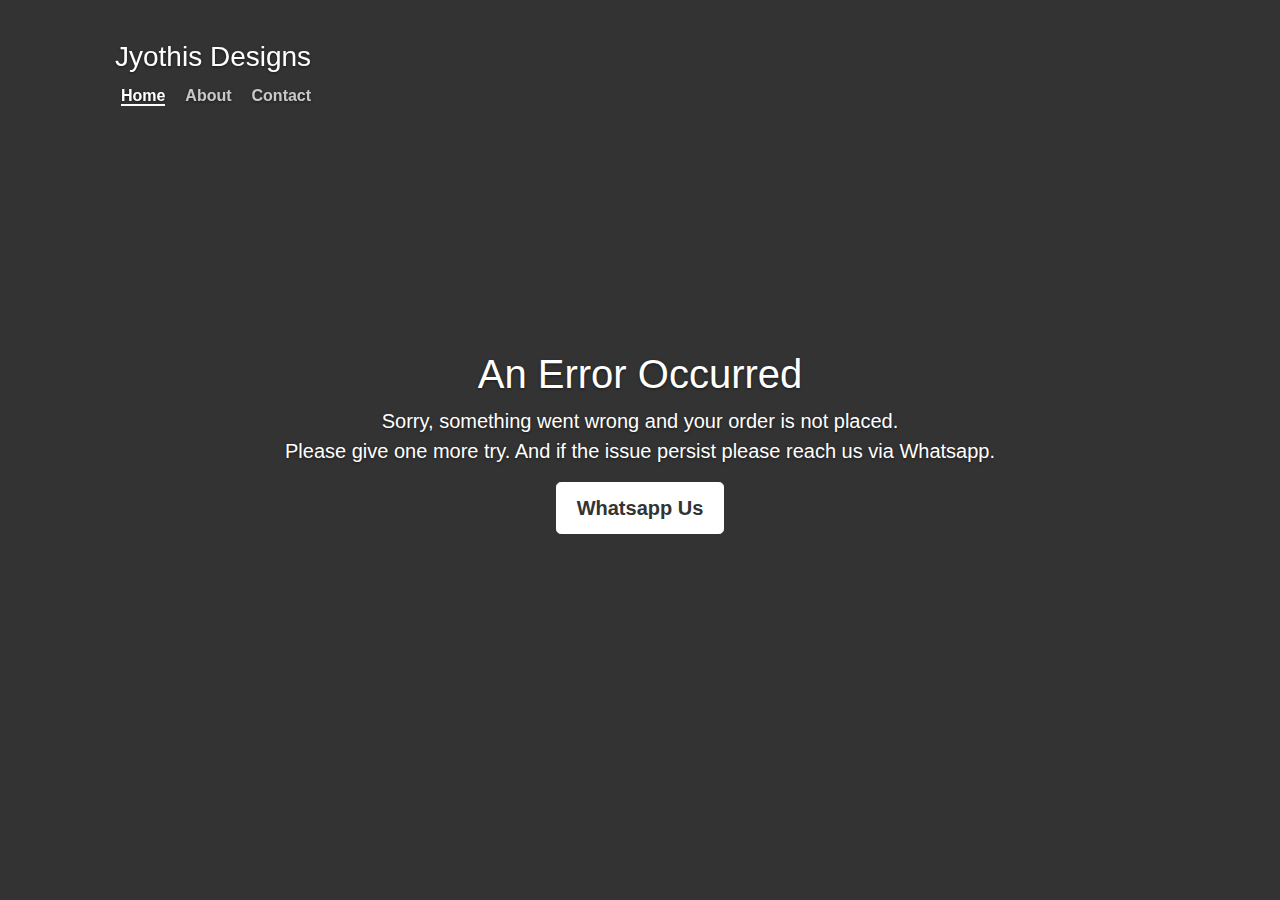
<file: error/index.html>
<!doctype html>
<html lang="en">

<head>
    <meta charset="utf-8">
    <meta name="viewport" content="width=device-width, initial-scale=1">
    <meta name="description" content="">
    <meta name="author" content="">
    <meta name="generator" content="">
    <title>An Error occurred</title>

    <!-- <link rel="canonical" href="https://getbootstrap.com/docs/5.2/examples/cover/"> -->

    <link rel="stylesheet" href="../css/bootstrap.min.css" type="text/css">
    <link rel="stylesheet" href="../css/font-awesome.min.css" type="text/css">
    <!-- <link rel="stylesheet" href="css/elegant-icons.css" type="text/css"> -->
    <link rel="stylesheet" href="../css/jquery-ui.min.css" type="text/css">
    <link rel="stylesheet" href="../css/magnific-popup.css" type="text/css">
    <!-- <link rel="stylesheet" href="css/owl.carousel.min.css" type="text/css">
    <link rel="stylesheet" href="css/slicknav.min.css" type="text/css">
    <link rel="stylesheet" href="css/style.css" type="text/css"> -->

    <style>
        .bd-placeholder-img {
            font-size: 1.125rem;
            text-anchor: middle;
            -webkit-user-select: none;
            -moz-user-select: none;
            user-select: none;
        }

        @media (min-width: 768px) {
            .bd-placeholder-img-lg {
                font-size: 3.5rem;
            }
        }

        .b-example-divider {
            height: 3rem;
            background-color: rgba(0, 0, 0, .1);
            border: solid rgba(0, 0, 0, .15);
            border-width: 1px 0;
            box-shadow: inset 0 .5em 1.5em rgba(0, 0, 0, .1), inset 0 .125em .5em rgba(0, 0, 0, .15);
        }

        .b-example-vr {
            flex-shrink: 0;
            width: 1.5rem;
            height: 100vh;
        }

        .bi {
            vertical-align: -.125em;
            fill: currentColor;
        }

        .nav-scroller {
            position: relative;
            z-index: 2;
            height: 2.75rem;
            overflow-y: hidden;
        }

        .nav-scroller .nav {
            display: flex;
            flex-wrap: nowrap;
            padding-bottom: 1rem;
            margin-top: -1px;
            overflow-x: auto;
            text-align: center;
            white-space: nowrap;
            -webkit-overflow-scrolling: touch;
        }
    </style>


    <!-- Custom styles for this template -->
    <link href="../css/response.css" rel="stylesheet">
</head>

<body class="site-wrapper">
    <div class="site-wrapper-inner">
        <div class="container">
            <div class="masthead clearfix">
                <div class="container inner">
                    <h3 class="masthead-brand">Jyothis Designs</h3>
                    <nav>
                        <ul class="nav masthead-nav">
                            <li class="active"><a href="../">Home</a></li>
                            <li><a href="../about/">About</a></li>
                            <li><a href="../contact/">Contact</a></li>
                        </ul>
                    </nav>
                </div>
            </div>

            <div class="inner cover">
                <h1 class="cover-heading">An Error Occurred</h1>
                <p class="lead">Sorry, something went wrong and your order is not placed.<br>Please give one more try.
                    And if
                    the issue persist please reach us via Whatsapp.</p>
                <p class="lead">
                    <a href="https://wa.me/+919495541572" class="btn btn-lg btn-default">Whatsapp Us</a>
                </p>
            </div>
        </div>
    </div>
</body>

</html>
</file>
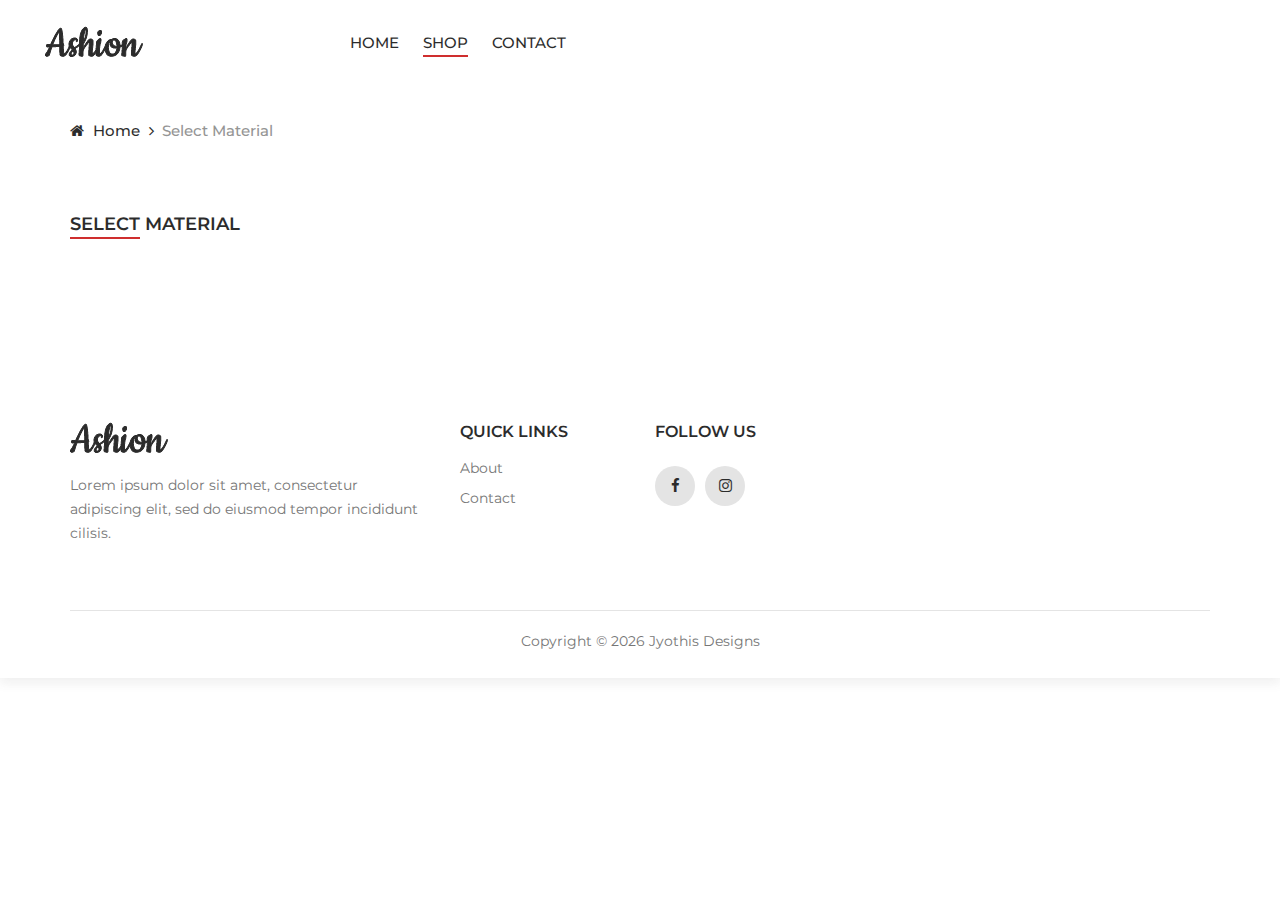
<file: material/index.html>
<!DOCTYPE html>
<html lang="en">

<head>
    <meta charset="UTF-8">
    <meta name="description" content="FILL ME">
    <meta name="keywords" content="FILL ME">
    <meta name="viewport" content="width=device-width, initial-scale=1.0">
    <meta http-equiv="X-UA-Compatible" content="ie=edge">
    <title>Jyothis Designs</title>

    <!-- Google Font -->
    <link href="https://fonts.googleapis.com/css2?family=Cookie&display=swap" rel="stylesheet">
    <link href="https://fonts.googleapis.com/css2?family=Montserrat:wght@400;500;600;700;800;900&display=swap"
        rel="stylesheet">

    <!-- Css Styles -->
    <link rel="stylesheet" href="../css/bootstrap.min.css" type="text/css">
    <link rel="stylesheet" href="../css/font-awesome.min.css" type="text/css">
    <link rel="stylesheet" href="../css/elegant-icons.css" type="text/css">
    <link rel="stylesheet" href="../css/jquery-ui.min.css" type="text/css">
    <link rel="stylesheet" href="../css/magnific-popup.css" type="text/css">
    <link rel="stylesheet" href="../css/owl.carousel.min.css" type="text/css">
    <link rel="stylesheet" href="../css/slicknav.min.css" type="text/css">
    <link rel="stylesheet" href="../css/style.css" type="text/css">
</head>

<body>
    <!-- Page Preloder -->
    <div id="preloder">
        <div class="loader"></div>
    </div>

    <!-- Offcanvas Menu Begin -->
    <div class="offcanvas-menu-overlay"></div>
    <div class="offcanvas-menu-wrapper">
        <div class="offcanvas__close">+</div>
        <!-- <ul class="offcanvas__widget">
            <li><span class="icon_search search-switch"></span></li>
            <li><a href="#"><span class="icon_heart_alt"></span>
                    <div class="tip">2</div>
                </a></li>
            <li><a href="#"><span class="icon_bag_alt"></span>
                    <div class="tip">2</div>
                </a></li>
        </ul> -->
        <div class="offcanvas__logo">
            <a href="../"><img src="../img/logo.png" alt=""></a>
        </div>
        <div id="mobile-menu-wrap"></div>
        <!-- <div class="offcanvas__auth">
            <a href="#">Login</a>
            <a href="#">Register</a>
        </div> -->
    </div>
    <!-- Offcanvas Menu End -->

    <!-- Header Section Begin -->
    <header class="header">
        <div class="container-fluid">
            <div class="row">
                <div class="col-xl-3 col-lg-2">
                    <div class="header__logo">
                        <a href="../"><img src="../img/logo.png" alt=""></a>
                    </div>
                </div>
                <div class="col-xl-6 col-lg-7">
                    <nav class="header__menu">
                        <ul>
                            <li><a href="../">Home</a></li>
                            <!-- <li><a href="#">Women’s</a></li>
                            <li><a href="#">Men’s</a></li> -->
                            <li class="active"><a href="#">Shop</a></li>
                            <!-- <li><a href="#">Pages</a>
                                <ul class="dropdown">
                                    <li><a href="./product-details.html">Product Details</a></li>
                                    <li><a href="./shop-cart.html">Shop Cart</a></li>
                                    <li><a href="./checkout.html">Checkout</a></li>
                                    <li><a href="./blog-details.html">Blog Details</a></li>
                                </ul>
                            </li> -->
                            <!-- <li><a href="./blog.html">Blog</a></li> -->
                            <li><a href="../contact/">Contact</a></li>
                        </ul>
                    </nav>
                </div>
                <!--<div class="col-lg-3">
                    <div class="header__right">
                        <div class="header__right__auth">
                            <a href="#">Login</a>
                            <a href="#">Register</a>
                        </div>
                        <ul class="header__right__widget">
                            <li><span class="icon_search search-switch"></span></li>
                            <li><a href="#"><span class="icon_heart_alt"></span>
                                    <div class="tip">2</div>
                                </a></li>
                            <li><a href="#"><span class="icon_bag_alt"></span>
                                    <div class="tip">2</div>
                                </a></li>
                        </ul>
                    </div>
                </div>-->
            </div>
            <div class="canvas__open">
                <i class="fa fa-bars"></i>
            </div>
        </div>
        <!-- Header Section End -->

        <!-- Breadcrumb Begin -->
        <div class="breadcrumb-option">
            <div class="container">
                <div class="row">
                    <div class="col-lg-12">
                        <div class="breadcrumb__links">
                            <a href="./"><i class="fa fa-home"></i> Home</a>
                            <span>Select Material</span>
                        </div>
                    </div>
                </div>
            </div>
        </div>
        <!-- Breadcrumb End -->

        <!-- Shop Section Begin -->
        <section class="shop spad">
            <div class="container">
                <div class="row">
                    <div class="col-lg-3 col-md-3">
                        <div class="shop__sidebar">
                            <div class="sidebar__categories">
                                <div class="section-title">
                                    <h4>Select Material</h4>
                                </div>
                                <div class="categories__accordion">
                                    <div class="accordion" id="accordionExample">
                                        <!-- <div class="card">
                                            <div class="card-heading active">
                                                <a data-toggle="collapse" data-target="#collapseOne">Women</a>
                                            </div>
                                            <div id="collapseOne" class="collapse show" data-parent="#accordionExample">
                                                <div class="card-body">
                                                    <ul>
                                                        <li><a href="#">Coats</a></li>
                                                        <li><a href="#">Jackets</a></li>
                                                        <li><a href="#">Dresses</a></li>
                                                        <li><a href="#">Shirts</a></li>
                                                        <li><a href="#">T-shirts</a></li>
                                                        <li><a href="#">Jeans</a></li>
                                                    </ul>
                                                </div>
                                            </div>
                                        </div> -->
                                        <!-- <div class="card">
                                            <div class="card-heading">
                                                <a data-toggle="collapse" data-target="#collapseTwo">Kids</a>
                                            </div>
                                            <div id="collapseTwo" class="collapse" data-parent="#accordionExample">
                                                <div class="card-body">
                                                    <ul>
                                                        <li><a href="#">Coats</a></li>
                                                        <li><a href="#">Jackets</a></li>
                                                        <li><a href="#">Dresses</a></li>
                                                        <li><a href="#">Shirts</a></li>
                                                        <li><a href="#">T-shirts</a></li>
                                                        <li><a href="#">Jeans</a></li>
                                                    </ul>
                                                </div>
                                            </div>
                                        </div> -->
                                        <!-- <div class="card">
                                            <div class="card-heading">
                                                <a data-toggle="collapse" data-target="#collapseThree">Kids</a>
                                            </div>
                                            <div id="collapseThree" class="collapse" data-parent="#accordionExample">
                                                <div class="card-body">
                                                    <ul>
                                                        <li><a href="#">Coats</a></li>
                                                        <li><a href="#">Jackets</a></li>
                                                        <li><a href="#">Dresses</a></li>
                                                        <li><a href="#">Shirts</a></li>
                                                        <li><a href="#">T-shirts</a></li>
                                                        <li><a href="#">Jeans</a></li>
                                                    </ul>
                                                </div>
                                            </div>
                                        </div> -->
                                        <!-- <div class="card">
                                            <div class="card-heading">
                                                <a data-toggle="collapse" data-target="#collapseFour">Accessories</a>
                                            </div>
                                            <div id="collapseFour" class="collapse" data-parent="#accordionExample">
                                                <div class="card-body">
                                                    <ul>
                                                        <li><a href="#">Coats</a></li>
                                                        <li><a href="#">Jackets</a></li>
                                                        <li><a href="#">Dresses</a></li>
                                                        <li><a href="#">Shirts</a></li>
                                                        <li><a href="#">T-shirts</a></li>
                                                        <li><a href="#">Jeans</a></li>
                                                    </ul>
                                                </div>
                                            </div>
                                        </div> -->
                                        <!-- <div class="card">
                                            <div class="card-heading">
                                                <a data-toggle="collapse" data-target="#collapseFive">Cosmetic</a>
                                            </div>
                                            <div id="collapseFive" class="collapse" data-parent="#accordionExample">
                                                <div class="card-body">
                                                    <ul>
                                                        <li><a href="#">Coats</a></li>
                                                        <li><a href="#">Jackets</a></li>
                                                        <li><a href="#">Dresses</a></li>
                                                        <li><a href="#">Shirts</a></li>
                                                        <li><a href="#">T-shirts</a></li>
                                                        <li><a href="#">Jeans</a></li>
                                                    </ul>
                                                </div>
                                            </div>
                                        </div> -->
                                    </div>
                                </div>
                            </div>
                            <!-- <div class="sidebar__filter">
                                <div class="section-title">
                                    <h4>Shop by price</h4>
                                </div>
                                <div class="filter-range-wrap">
                                    <div class="price-range ui-slider ui-corner-all ui-slider-horizontal ui-widget ui-widget-content"
                                        data-min="33" data-max="99"></div>
                                    <div class="range-slider">
                                        <div class="price-input">
                                            <p>Price:</p>
                                            <input type="text" id="minamount">
                                            <input type="text" id="maxamount">
                                        </div>
                                    </div>
                                </div>
                                <a href="#">Filter</a>
                            </div> -->
                            <!-- <div class="sidebar__sizes">
                                <div class="section-title">
                                    <h4>Shop by size</h4>
                                </div>
                                <div class="size__list">
                                    <label for="xxs">
                                        xxs
                                        <input type="checkbox" id="xxs">
                                        <span class="checkmark"></span>
                                    </label>
                                    <label for="xs">
                                        xs
                                        <input type="checkbox" id="xs">
                                        <span class="checkmark"></span>
                                    </label>
                                    <label for="xss">
                                        xs-s
                                        <input type="checkbox" id="xss">
                                        <span class="checkmark"></span>
                                    </label>
                                    <label for="s">
                                        s
                                        <input type="checkbox" id="s">
                                        <span class="checkmark"></span>
                                    </label>
                                    <label for="m">
                                        m
                                        <input type="checkbox" id="m">
                                        <span class="checkmark"></span>
                                    </label>
                                    <label for="ml">
                                        m-l
                                        <input type="checkbox" id="ml">
                                        <span class="checkmark"></span>
                                    </label>
                                    <label for="l">
                                        l
                                        <input type="checkbox" id="l">
                                        <span class="checkmark"></span>
                                    </label>
                                    <label for="xl">
                                        xl
                                        <input type="checkbox" id="xl">
                                        <span class="checkmark"></span>
                                    </label>
                                </div>
                            </div> -->
                            <!-- <div class="sidebar__color">
                                <div class="section-title">
                                    <h4>Shop by size</h4>
                                </div>
                                <div class="size__list color__list">
                                    <label for="black">
                                        Blacks
                                        <input type="checkbox" id="black">
                                        <span class="checkmark"></span>
                                    </label>
                                    <label for="whites">
                                        Whites
                                        <input type="checkbox" id="whites">
                                        <span class="checkmark"></span>
                                    </label>
                                    <label for="reds">
                                        Reds
                                        <input type="checkbox" id="reds">
                                        <span class="checkmark"></span>
                                    </label>
                                    <label for="greys">
                                        Greys
                                        <input type="checkbox" id="greys">
                                        <span class="checkmark"></span>
                                    </label>
                                    <label for="blues">
                                        Blues
                                        <input type="checkbox" id="blues">
                                        <span class="checkmark"></span>
                                    </label>
                                    <label for="beige">
                                        Beige Tones
                                        <input type="checkbox" id="beige">
                                        <span class="checkmark"></span>
                                    </label>
                                    <label for="greens">
                                        Greens
                                        <input type="checkbox" id="greens">
                                        <span class="checkmark"></span>
                                    </label>
                                    <label for="yellows">
                                        Yellows
                                        <input type="checkbox" id="yellows">
                                        <span class="checkmark"></span>
                                    </label>
                                </div>
                            </div> -->
                        </div>
                    </div>
                    <div class="col-lg-9 col-md-9">
                        <div class="row" id="material-s-0">
                            <!-- <div class="col-lg-4 col-md-6">
                                <div class="product__item">
                                    <div class="product__item__pic set-bg" data-setbg="img/shop/shop-1.jpg">
                                        <div class="label new">New</div>
                                        <ul class="product__hover">
                                            <li><a href="img/shop/shop-1.jpg" class="image-popup"><span
                                                        class="arrow_expand"></span></a></li>
                                            <li><a href="#"><span class="icon_heart_alt"></span></a></li>
                                            <li><a href="#"><span class="icon_bag_alt"></span></a></li>
                                        </ul>
                                    </div>
                                    <div class="product__item__text">
                                        <h6><a href="#">Furry hooded parka</a></h6>
                                        <div class="rating">
                                            <i class="fa fa-star"></i>
                                            <i class="fa fa-star"></i>
                                            <i class="fa fa-star"></i>
                                            <i class="fa fa-star"></i>
                                            <i class="fa fa-star"></i>
                                        </div>
                                        <div class="product__price">$ 59.0</div>
                                    </div>
                                </div>
                            </div>
                            <div class="col-lg-4 col-md-6">
                                <div class="product__item">
                                    <div class="product__item__pic set-bg" data-setbg="img/shop/shop-2.jpg">
                                        <ul class="product__hover">
                                            <li><a href="img/shop/shop-2.jpg" class="image-popup"><span
                                                        class="arrow_expand"></span></a></li>
                                            <li><a href="#"><span class="icon_heart_alt"></span></a></li>
                                            <li><a href="#"><span class="icon_bag_alt"></span></a></li>
                                        </ul>
                                    </div>
                                    <div class="product__item__text">
                                        <h6><a href="#">Flowy striped skirt</a></h6>
                                        <div class="rating">
                                            <i class="fa fa-star"></i>
                                            <i class="fa fa-star"></i>
                                            <i class="fa fa-star"></i>
                                            <i class="fa fa-star"></i>
                                            <i class="fa fa-star"></i>
                                        </div>
                                        <div class="product__price">$ 49.0</div>
                                    </div>
                                </div>
                            </div>
                            <div class="col-lg-4 col-md-6">
                                <div class="product__item">
                                    <div class="product__item__pic set-bg" data-setbg="img/shop/shop-3.jpg">
                                        <ul class="product__hover">
                                            <li><a href="img/shop/shop-3.jpg" class="image-popup"><span
                                                        class="arrow_expand"></span></a></li>
                                            <li><a href="#"><span class="icon_heart_alt"></span></a></li>
                                            <li><a href="#"><span class="icon_bag_alt"></span></a></li>
                                        </ul>
                                    </div>
                                    <div class="product__item__text">
                                        <h6><a href="#">Croc-effect bag</a></h6>
                                        <div class="rating">
                                            <i class="fa fa-star"></i>
                                            <i class="fa fa-star"></i>
                                            <i class="fa fa-star"></i>
                                            <i class="fa fa-star"></i>
                                            <i class="fa fa-star"></i>
                                        </div>
                                        <div class="product__price">$ 59.0</div>
                                    </div>
                                </div>
                            </div>
                            <div class="col-lg-4 col-md-6">
                                <div class="product__item">
                                    <div class="product__item__pic set-bg" data-setbg="img/shop/shop-4.jpg">
                                        <ul class="product__hover">
                                            <li><a href="img/shop/shop-4.jpg" class="image-popup"><span
                                                        class="arrow_expand"></span></a></li>
                                            <li><a href="#"><span class="icon_heart_alt"></span></a></li>
                                            <li><a href="#"><span class="icon_bag_alt"></span></a></li>
                                        </ul>
                                    </div>
                                    <div class="product__item__text">
                                        <h6><a href="#">Dark wash Xavi jeans</a></h6>
                                        <div class="rating">
                                            <i class="fa fa-star"></i>
                                            <i class="fa fa-star"></i>
                                            <i class="fa fa-star"></i>
                                            <i class="fa fa-star"></i>
                                            <i class="fa fa-star"></i>
                                        </div>
                                        <div class="product__price">$ 59.0</div>
                                    </div>
                                </div>
                            </div>
                            <div class="col-lg-4 col-md-6">
                                <div class="product__item sale">
                                    <div class="product__item__pic set-bg" data-setbg="img/shop/shop-5.jpg">
                                        <div class="label">Sale</div>
                                        <ul class="product__hover">
                                            <li><a href="img/shop/shop-5.jpg" class="image-popup"><span
                                                        class="arrow_expand"></span></a></li>
                                            <li><a href="#"><span class="icon_heart_alt"></span></a></li>
                                            <li><a href="#"><span class="icon_bag_alt"></span></a></li>
                                        </ul>
                                    </div>
                                    <div class="product__item__text">
                                        <h6><a href="#">Ankle-cuff sandals</a></h6>
                                        <div class="rating">
                                            <i class="fa fa-star"></i>
                                            <i class="fa fa-star"></i>
                                            <i class="fa fa-star"></i>
                                            <i class="fa fa-star"></i>
                                            <i class="fa fa-star"></i>
                                        </div>
                                        <div class="product__price">$ 49.0 <span>$ 59.0</span></div>
                                    </div>
                                </div>
                            </div>
                            <div class="col-lg-4 col-md-6">
                                <div class="product__item">
                                    <div class="product__item__pic set-bg" data-setbg="img/shop/shop-6.jpg">
                                        <ul class="product__hover">
                                            <li><a href="img/shop/shop-6.jpg" class="image-popup"><span
                                                        class="arrow_expand"></span></a></li>
                                            <li><a href="#"><span class="icon_heart_alt"></span></a></li>
                                            <li><a href="#"><span class="icon_bag_alt"></span></a></li>
                                        </ul>
                                    </div>
                                    <div class="product__item__text">
                                        <h6><a href="#">Contrasting sunglasses</a></h6>
                                        <div class="rating">
                                            <i class="fa fa-star"></i>
                                            <i class="fa fa-star"></i>
                                            <i class="fa fa-star"></i>
                                            <i class="fa fa-star"></i>
                                            <i class="fa fa-star"></i>
                                        </div>
                                        <div class="product__price">$ 59.0</div>
                                    </div>
                                </div>
                            </div>
                            <div class="col-lg-4 col-md-6">
                                <div class="product__item">
                                    <div class="product__item__pic set-bg" data-setbg="img/shop/shop-7.jpg">
                                        <ul class="product__hover">
                                            <li><a href="img/shop/shop-7.jpg" class="image-popup"><span
                                                        class="arrow_expand"></span></a></li>
                                            <li><a href="#"><span class="icon_heart_alt"></span></a></li>
                                            <li><a href="#"><span class="icon_bag_alt"></span></a></li>
                                        </ul>
                                    </div>
                                    <div class="product__item__text">
                                        <h6><a href="#">Circular pendant earrings</a></h6>
                                        <div class="rating">
                                            <i class="fa fa-star"></i>
                                            <i class="fa fa-star"></i>
                                            <i class="fa fa-star"></i>
                                            <i class="fa fa-star"></i>
                                            <i class="fa fa-star"></i>
                                        </div>
                                        <div class="product__price">$ 59.0</div>
                                    </div>
                                </div>
                            </div>
                            <div class="col-lg-4 col-md-6">
                                <div class="product__item">
                                    <div class="product__item__pic set-bg" data-setbg="img/shop/shop-8.jpg">
                                        <div class="label stockout stockblue">Out Of Stock</div>
                                        <ul class="product__hover">
                                            <li><a href="img/shop/shop-8.jpg" class="image-popup"><span
                                                        class="arrow_expand"></span></a></li>
                                            <li><a href="#"><span class="icon_heart_alt"></span></a></li>
                                            <li><a href="#"><span class="icon_bag_alt"></span></a></li>
                                        </ul>
                                    </div>
                                    <div class="product__item__text">
                                        <h6><a href="#">Cotton T-Shirt</a></h6>
                                        <div class="rating">
                                            <i class="fa fa-star"></i>
                                            <i class="fa fa-star"></i>
                                            <i class="fa fa-star"></i>
                                            <i class="fa fa-star"></i>
                                            <i class="fa fa-star"></i>
                                        </div>
                                        <div class="product__price">$ 59.0</div>
                                    </div>
                                </div>
                            </div>
                            <div class="col-lg-4 col-md-6">
                                <div class="product__item sale">
                                    <div class="product__item__pic set-bg" data-setbg="img/shop/shop-9.jpg">
                                        <div class="label">Sale</div>
                                        <ul class="product__hover">
                                            <li><a href="img/shop/shop-9.jpg" class="image-popup"><span
                                                        class="arrow_expand"></span></a></li>
                                            <li><a href="#"><span class="icon_heart_alt"></span></a></li>
                                            <li><a href="#"><span class="icon_bag_alt"></span></a></li>
                                        </ul>
                                    </div>
                                    <div class="product__item__text">
                                        <h6><a href="#">Water resistant zips backpack</a></h6>
                                        <div class="rating">
                                            <i class="fa fa-star"></i>
                                            <i class="fa fa-star"></i>
                                            <i class="fa fa-star"></i>
                                            <i class="fa fa-star"></i>
                                            <i class="fa fa-star"></i>
                                        </div>
                                        <div class="product__price">$ 49.0 <span>$ 59.0</span></div>
                                    </div>
                                </div>
                            </div>
                            <div class="col-lg-12 text-center">
                                <div class="pagination__option">
                                    <a href="#">1</a>
                                    <a href="#">2</a>
                                    <a href="#">3</a>
                                    <a href="#"><i class="fa fa-angle-right"></i></a>
                                </div>
                            </div> -->
                        </div>
                    </div>
                </div>
            </div>
        </section>
        <!-- Shop Section End -->

        <!-- Instagram Begin -->
        <div class="instagram">
            <div class="container-fluid">
                <div class="row" id="insta-s-0">
                    <!--<div class="col-lg-2 col-md-4 col-sm-4 p-0">
                        <div class="instagram__item set-bg" data-setbg="img/instagram/insta-1.jpg">
                            <div class="instagram__text">
                                <i class="fa fa-instagram"></i>
                                <a href="#">@ ashion_shop</a>
                            </div>
                        </div>
                    </div>
                    <div class="col-lg-2 col-md-4 col-sm-4 p-0">
                        <div class="instagram__item set-bg" data-setbg="img/instagram/insta-2.jpg">
                            <div class="instagram__text">
                                <i class="fa fa-instagram"></i>
                                <a href="#">@ ashion_shop</a>
                            </div>
                        </div>
                    </div>
                    <div class="col-lg-2 col-md-4 col-sm-4 p-0">
                        <div class="instagram__item set-bg" data-setbg="img/instagram/insta-3.jpg">
                            <div class="instagram__text">
                                <i class="fa fa-instagram"></i>
                                <a href="#">@ ashion_shop</a>
                            </div>
                        </div>
                    </div>
                    <div class="col-lg-2 col-md-4 col-sm-4 p-0">
                        <div class="instagram__item set-bg" data-setbg="img/instagram/insta-4.jpg">
                            <div class="instagram__text">
                                <i class="fa fa-instagram"></i>
                                <a href="#">@ ashion_shop</a>
                            </div>
                        </div>
                    </div>
                    <div class="col-lg-2 col-md-4 col-sm-4 p-0">
                        <div class="instagram__item set-bg" data-setbg="img/instagram/insta-5.jpg">
                            <div class="instagram__text">
                                <i class="fa fa-instagram"></i>
                                <a href="#">@ ashion_shop</a>
                            </div>
                        </div>
                    </div>
                    <div class="col-lg-2 col-md-4 col-sm-4 p-0">
                        <div class="instagram__item set-bg" data-setbg="img/instagram/insta-6.jpg">
                            <div class="instagram__text">
                                <i class="fa fa-instagram"></i>
                                <a href="#">@ ashion_shop</a>
                            </div>
                        </div>
                    </div>-->
                </div>
            </div>
        </div>
        <!-- Instagram End -->

        <!-- Footer Section Begin -->
        <footer class="footer">
            <div class="container">
                <div class="row">
                    <div class="col-lg-4 col-md-6 col-sm-7">
                        <div class="footer__about">
                            <div class="footer__logo">
                                <a href="./index.html"><img src="../img/logo.png" alt=""></a>
                            </div>
                            <p>Lorem ipsum dolor sit amet, consectetur adipiscing elit, sed do eiusmod tempor incididunt
                                cilisis.</p>
                            <!--<div class="footer__payment">
                                <a href="#"><img src="img/payment/payment-1.png" alt=""></a>
                                <a href="#"><img src="img/payment/payment-2.png" alt=""></a>
                                <a href="#"><img src="img/payment/payment-3.png" alt=""></a>
                                <a href="#"><img src="img/payment/payment-4.png" alt=""></a>
                                <a href="#"><img src="img/payment/payment-5.png" alt=""></a>
                            </div>-->
                        </div>
                    </div>
                    <div class="col-lg-2 col-md-3 col-sm-5">
                        <div class="footer__widget">
                            <h6>Quick links</h6>
                            <ul>
                                <li><a href="../about/">About</a></li>
                                <li><a href="../contact/">Contact</a></li>
                            </ul>
                        </div>
                    </div>
                    <!--<div class="col-lg-2 col-md-3 col-sm-4">
                        <div class="footer__widget">
                            <h6>Account</h6>
                            <ul>
                                <li><a href="#">My Account</a></li>
                                <li><a href="#">Orders Tracking</a></li>
                                <li><a href="#">Checkout</a></li>
                                <li><a href="#">Wishlist</a></li>
                            </ul>
                        </div>
                    </div>-->
                    <div class="col-lg-2 col-md-3 col-sm-4">
                        <div class="footer__newslatter">
                            <h6>FOLLOW US</h6>
                            <!--<form action="#">
                                <input type="text" placeholder="Email">
                                <button type="submit" class="site-btn">Subscribe</button>
                            </form>-->
                            <div class="footer__social">
                                <a href="#"><i class="fa fa-facebook"></i></a>
                                <a href="#"><i class="fa fa-instagram"></i></a>
                                <!--<a href="#"><i class="fa fa-twitter"></i></a>
                                <a href="#"><i class="fa fa-youtube-play"></i></a>
                                <a href="#"><i class="fa fa-pinterest"></i></a>-->
                            </div>
                        </div>
                    </div>
                </div>
                <div class="row">
                    <div class="col-lg-12">
                        <!-- Link back to Colorlib can't be removed. Template is licensed under CC BY 3.0. -->
                        <div class="footer__copyright__text">
                            <p style="display: none;">Copyright &copy;
                                <script>document.write(new Date().getFullYear());</script> All rights reserved | This
                                template is made with <i class="fa fa-heart" aria-hidden="true"></i> by <a
                                    href="https://colorlib.com" target="_blank">Colorlib</a>
                            </p>
                            <p>Copyright &copy;
                                <script>document.write(new Date().getFullYear());</script> Jyothis Designs
                            </p>
                        </div>
                        <!-- Link back to Colorlib can't be removed. Template is licensed under CC BY 3.0. -->
                    </div>
                </div>
            </div>
        </footer>
        <!-- Footer Section End -->

        <!-- Search Begin -->
        <div class="search-model">
            <div class="h-100 d-flex align-items-center justify-content-center">
                <div class="search-close-switch">+</div>
                <form class="search-model-form">
                    <input type="text" id="search-input" placeholder="Search here.....">
                </form>
            </div>
        </div>
        <!-- Search End -->

        <!-- Js Plugins -->

        <script src="../js/jquery-3.3.1.min.js"></script>
        <script src="../js/bootstrap.min.js"></script>
        <script src="../js/jquery.magnific-popup.min.js"></script>
        <script src="../js/jquery-ui.min.js"></script>
        <script src="../js/mixitup.min.js"></script>
        <script src="../js/jquery.countdown.min.js"></script>
        <script src="../js/jquery.slicknav.js"></script>
        <script src="../js/owl.carousel.min.js"></script>
        <script src="../js/jquery.nicescroll.min.js"></script>
        <script type="module" src="../js/jparse-material.js"></script>
        <script src="../js/main.js"></script>
</body>

</html>
</file>
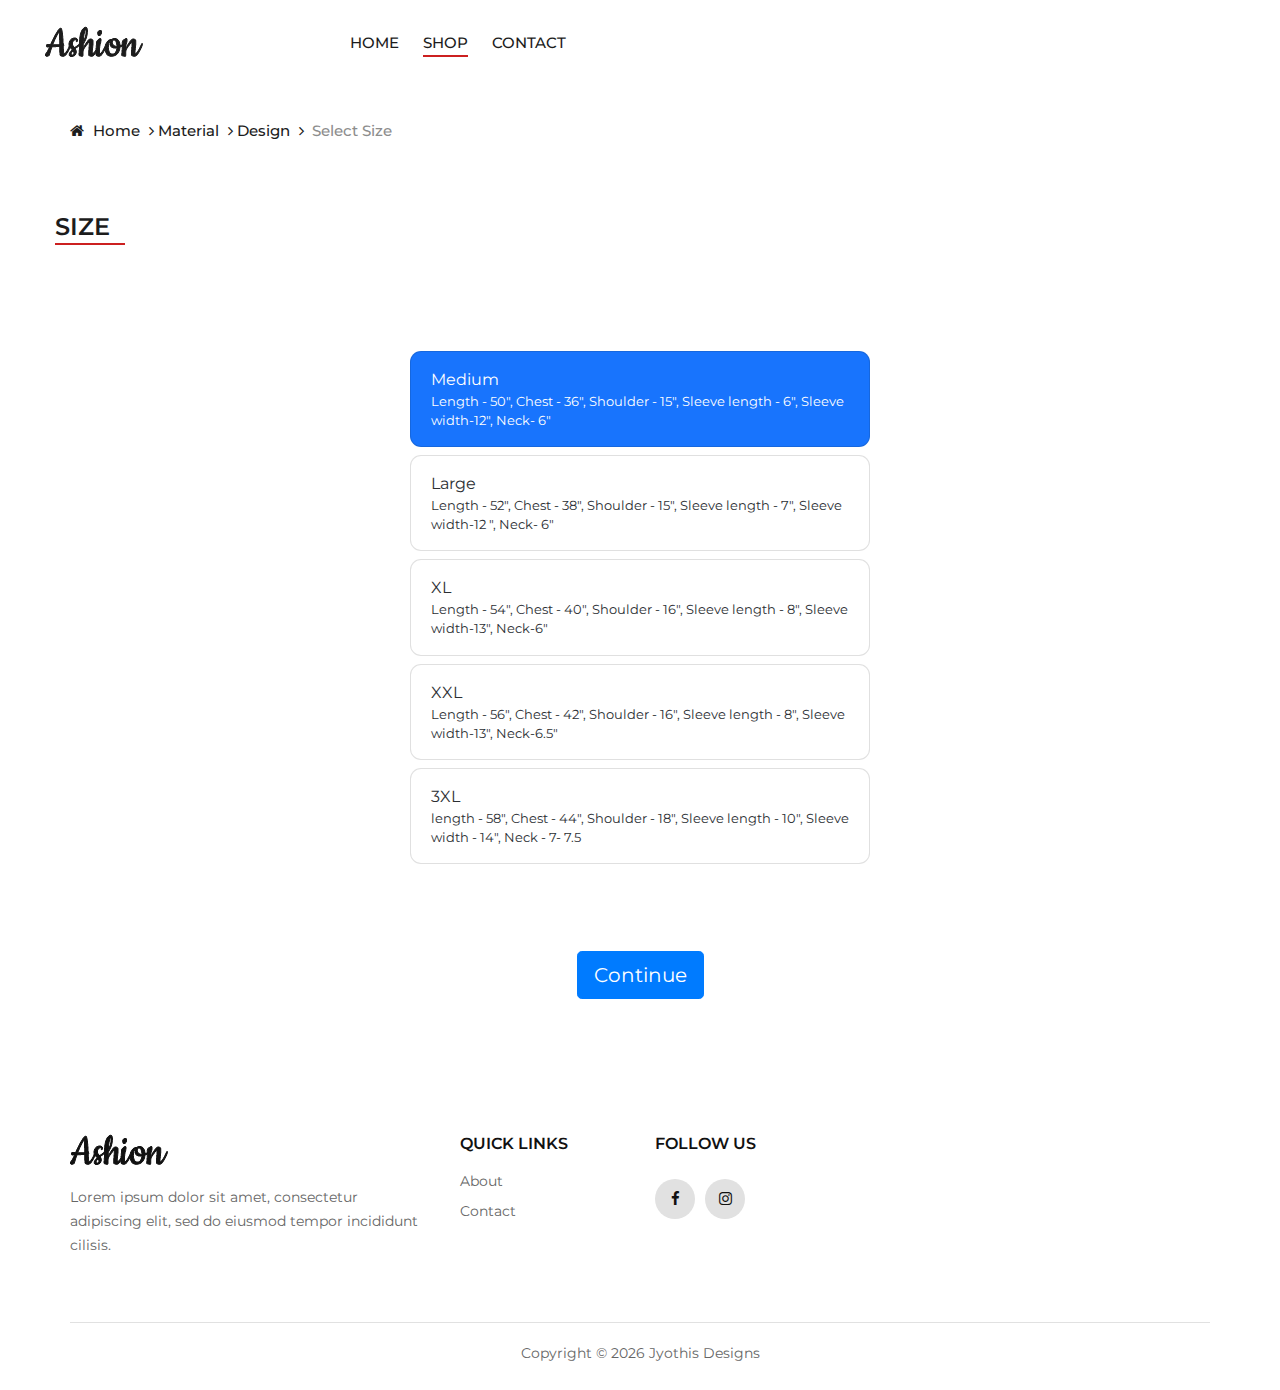
<file: size/index.html>
<!DOCTYPE html>
<html lang="en">

<head>
    <meta charset="UTF-8">
    <meta name="description" content="FILL ME">
    <meta name="keywords" content="FILL ME">
    <meta name="viewport" content="width=device-width, initial-scale=1.0">
    <meta http-equiv="X-UA-Compatible" content="ie=edge">
    <title>Jyothis Designs</title>

    <!-- Google Font -->
    <link href="https://fonts.googleapis.com/css2?family=Cookie&display=swap" rel="stylesheet">
    <link href="https://fonts.googleapis.com/css2?family=Montserrat:wght@400;500;600;700;800;900&display=swap"
        rel="stylesheet">

    <!-- Css Styles -->
    <link rel="stylesheet" href="../css/bootstrap.min.css" type="text/css">
    <link rel="stylesheet" href="../css/font-awesome.min.css" type="text/css">
    <link rel="stylesheet" href="../css/elegant-icons.css" type="text/css">
    <link rel="stylesheet" href="../css/jquery-ui.min.css" type="text/css">
    <link rel="stylesheet" href="../css/magnific-popup.css" type="text/css">
    <link rel="stylesheet" href="../css/owl.carousel.min.css" type="text/css">
    <link rel="stylesheet" href="../css/slicknav.min.css" type="text/css">
    <link rel="stylesheet" href="../css/style.css" type="text/css">
    <link rel="stylesheet" href="../css/list-group.css">
</head>

<body>
    <!-- Page Preloder -->
    <div id="preloder">
        <div class="loader"></div>
    </div>

    <!-- Offcanvas Menu Begin -->
    <div class="offcanvas-menu-overlay"></div>
    <div class="offcanvas-menu-wrapper">
        <div class="offcanvas__close">+</div>
        <!-- <ul class="offcanvas__widget">
            <li><span class="icon_search search-switch"></span></li>
            <li><a href="#"><span class="icon_heart_alt"></span>
                    <div class="tip">2</div>
                </a></li>
            <li><a href="#"><span class="icon_bag_alt"></span>
                    <div class="tip">2</div>
                </a></li>
        </ul> -->
        <div class="offcanvas__logo">
            <a href="../"><img src="../img/logo.png" alt=""></a>
        </div>
        <div id="mobile-menu-wrap"></div>
        <!-- <div class="offcanvas__auth">
            <a href="#">Login</a>
            <a href="#">Register</a>
        </div> -->
    </div>
    <!-- Offcanvas Menu End -->

    <!-- Header Section Begin -->
    <header class="header">
        <div class="container-fluid">
            <div class="row">
                <div class="col-xl-3 col-lg-2">
                    <div class="header__logo">
                        <a href="../"><img src="../img/logo.png" alt=""></a>
                    </div>
                </div>
                <div class="col-xl-6 col-lg-7">
                    <nav class="header__menu">
                        <ul>
                            <li><a href="../">Home</a></li>
                            <!-- <li><a href="#">Women’s</a></li>
                            <li><a href="#">Men’s</a></li> -->
                            <li class="active"><a href="#">Shop</a></li>
                            <!-- <li><a href="#">Pages</a>
                                <ul class="dropdown">
                                    <li><a href="./product-details.html">Product Details</a></li>
                                    <li><a href="./shop-cart.html">Shop Cart</a></li>
                                    <li><a href="./checkout.html">Checkout</a></li>
                                    <li><a href="./blog-details.html">Blog Details</a></li>
                                </ul>
                            </li> -->
                            <!-- <li><a href="./blog.html">Blog</a></li> -->
                            <li><a href="../contact/">Contact</a></li>
                        </ul>
                    </nav>
                </div>
                <!--<div class="col-lg-3">
                    <div class="header__right">
                        <div class="header__right__auth">
                            <a href="#">Login</a>
                            <a href="#">Register</a>
                        </div>
                        <ul class="header__right__widget">
                            <li><span class="icon_search search-switch"></span></li>
                            <li><a href="#"><span class="icon_heart_alt"></span>
                                    <div class="tip">2</div>
                                </a></li>
                            <li><a href="#"><span class="icon_bag_alt"></span>
                                    <div class="tip">2</div>
                                </a></li>
                        </ul>
                    </div>
                </div>-->
            </div>
            <div class="canvas__open">
                <i class="fa fa-bars"></i>
            </div>
        </div>
        <!-- Header Section End -->

        <!-- Breadcrumb Begin -->
        <div class="breadcrumb-option">
            <div class="container">
                <div class="row">
                    <div class="col-lg-12">
                        <div class="breadcrumb__links">
                            <a href="../"><i class="fa fa-home"></i> Home</a><a onclick="history.go(-2)"
                                style="cursor: pointer;">Material</a><a onclick="history.go(-1)"
                                style="cursor: pointer;">Design</a>
                            <span>Select Size</span>
                        </div>
                    </div>
                </div>
            </div>
        </div>
        <!-- Breadcrumb End -->

        <!-- Shop Section Begin -->
        <section class="shop spad">
            <div class="container">
                <div class="row">
                    <div class="col-lg-12 col-md-12">
                        <div class="row" id="design-s-0">
                            <div class="section-title">
                                <h4>Size</h4>
                            </div>

                            <!-- <div class="col-lg-4 col-md-6">
                                <div class="product__item">
                                    <div class="product__item__pic set-bg" data-setbg="img/shop/shop-1.jpg">
                                        <div class="label new">New</div>
                                        <ul class="product__hover">
                                            <li><a href="img/shop/shop-1.jpg" class="image-popup"><span
                                                        class="arrow_expand"></span></a></li>
                                            <li><a href="#"><span class="icon_heart_alt"></span></a></li>
                                            <li><a href="#"><span class="icon_bag_alt"></span></a></li>
                                        </ul>
                                    </div>
                                    <div class="product__item__text">
                                        <h6><a href="#">Furry hooded parka</a></h6>
                                        <div class="rating">
                                            <i class="fa fa-star"></i>
                                            <i class="fa fa-star"></i>
                                            <i class="fa fa-star"></i>
                                            <i class="fa fa-star"></i>
                                            <i class="fa fa-star"></i>
                                        </div>
                                        <div class="product__price">$ 59.0</div>
                                    </div>
                                </div>
                            </div>
                            <div class="col-lg-4 col-md-6">
                                <div class="product__item">
                                    <div class="product__item__pic set-bg" data-setbg="img/shop/shop-2.jpg">
                                        <ul class="product__hover">
                                            <li><a href="img/shop/shop-2.jpg" class="image-popup"><span
                                                        class="arrow_expand"></span></a></li>
                                            <li><a href="#"><span class="icon_heart_alt"></span></a></li>
                                            <li><a href="#"><span class="icon_bag_alt"></span></a></li>
                                        </ul>
                                    </div>
                                    <div class="product__item__text">
                                        <h6><a href="#">Flowy striped skirt</a></h6>
                                        <div class="rating">
                                            <i class="fa fa-star"></i>
                                            <i class="fa fa-star"></i>
                                            <i class="fa fa-star"></i>
                                            <i class="fa fa-star"></i>
                                            <i class="fa fa-star"></i>
                                        </div>
                                        <div class="product__price">$ 49.0</div>
                                    </div>
                                </div>
                            </div>
                            <div class="col-lg-4 col-md-6">
                                <div class="product__item">
                                    <div class="product__item__pic set-bg" data-setbg="img/shop/shop-3.jpg">
                                        <ul class="product__hover">
                                            <li><a href="img/shop/shop-3.jpg" class="image-popup"><span
                                                        class="arrow_expand"></span></a></li>
                                            <li><a href="#"><span class="icon_heart_alt"></span></a></li>
                                            <li><a href="#"><span class="icon_bag_alt"></span></a></li>
                                        </ul>
                                    </div>
                                    <div class="product__item__text">
                                        <h6><a href="#">Croc-effect bag</a></h6>
                                        <div class="rating">
                                            <i class="fa fa-star"></i>
                                            <i class="fa fa-star"></i>
                                            <i class="fa fa-star"></i>
                                            <i class="fa fa-star"></i>
                                            <i class="fa fa-star"></i>
                                        </div>
                                        <div class="product__price">$ 59.0</div>
                                    </div>
                                </div>
                            </div>
                            <div class="col-lg-4 col-md-6">
                                <div class="product__item">
                                    <div class="product__item__pic set-bg" data-setbg="img/shop/shop-4.jpg">
                                        <ul class="product__hover">
                                            <li><a href="img/shop/shop-4.jpg" class="image-popup"><span
                                                        class="arrow_expand"></span></a></li>
                                            <li><a href="#"><span class="icon_heart_alt"></span></a></li>
                                            <li><a href="#"><span class="icon_bag_alt"></span></a></li>
                                        </ul>
                                    </div>
                                    <div class="product__item__text">
                                        <h6><a href="#">Dark wash Xavi jeans</a></h6>
                                        <div class="rating">
                                            <i class="fa fa-star"></i>
                                            <i class="fa fa-star"></i>
                                            <i class="fa fa-star"></i>
                                            <i class="fa fa-star"></i>
                                            <i class="fa fa-star"></i>
                                        </div>
                                        <div class="product__price">$ 59.0</div>
                                    </div>
                                </div>
                            </div>
                            <div class="col-lg-4 col-md-6">
                                <div class="product__item sale">
                                    <div class="product__item__pic set-bg" data-setbg="img/shop/shop-5.jpg">
                                        <div class="label">Sale</div>
                                        <ul class="product__hover">
                                            <li><a href="img/shop/shop-5.jpg" class="image-popup"><span
                                                        class="arrow_expand"></span></a></li>
                                            <li><a href="#"><span class="icon_heart_alt"></span></a></li>
                                            <li><a href="#"><span class="icon_bag_alt"></span></a></li>
                                        </ul>
                                    </div>
                                    <div class="product__item__text">
                                        <h6><a href="#">Ankle-cuff sandals</a></h6>
                                        <div class="rating">
                                            <i class="fa fa-star"></i>
                                            <i class="fa fa-star"></i>
                                            <i class="fa fa-star"></i>
                                            <i class="fa fa-star"></i>
                                            <i class="fa fa-star"></i>
                                        </div>
                                        <div class="product__price">$ 49.0 <span>$ 59.0</span></div>
                                    </div>
                                </div>
                            </div>
                            <div class="col-lg-4 col-md-6">
                                <div class="product__item">
                                    <div class="product__item__pic set-bg" data-setbg="img/shop/shop-6.jpg">
                                        <ul class="product__hover">
                                            <li><a href="img/shop/shop-6.jpg" class="image-popup"><span
                                                        class="arrow_expand"></span></a></li>
                                            <li><a href="#"><span class="icon_heart_alt"></span></a></li>
                                            <li><a href="#"><span class="icon_bag_alt"></span></a></li>
                                        </ul>
                                    </div>
                                    <div class="product__item__text">
                                        <h6><a href="#">Contrasting sunglasses</a></h6>
                                        <div class="rating">
                                            <i class="fa fa-star"></i>
                                            <i class="fa fa-star"></i>
                                            <i class="fa fa-star"></i>
                                            <i class="fa fa-star"></i>
                                            <i class="fa fa-star"></i>
                                        </div>
                                        <div class="product__price">$ 59.0</div>
                                    </div>
                                </div>
                            </div>
                            <div class="col-lg-4 col-md-6">
                                <div class="product__item">
                                    <div class="product__item__pic set-bg" data-setbg="img/shop/shop-7.jpg">
                                        <ul class="product__hover">
                                            <li><a href="img/shop/shop-7.jpg" class="image-popup"><span
                                                        class="arrow_expand"></span></a></li>
                                            <li><a href="#"><span class="icon_heart_alt"></span></a></li>
                                            <li><a href="#"><span class="icon_bag_alt"></span></a></li>
                                        </ul>
                                    </div>
                                    <div class="product__item__text">
                                        <h6><a href="#">Circular pendant earrings</a></h6>
                                        <div class="rating">
                                            <i class="fa fa-star"></i>
                                            <i class="fa fa-star"></i>
                                            <i class="fa fa-star"></i>
                                            <i class="fa fa-star"></i>
                                            <i class="fa fa-star"></i>
                                        </div>
                                        <div class="product__price">$ 59.0</div>
                                    </div>
                                </div>
                            </div>
                            <div class="col-lg-4 col-md-6">
                                <div class="product__item">
                                    <div class="product__item__pic set-bg" data-setbg="img/shop/shop-8.jpg">
                                        <div class="label stockout stockblue">Out Of Stock</div>
                                        <ul class="product__hover">
                                            <li><a href="img/shop/shop-8.jpg" class="image-popup"><span
                                                        class="arrow_expand"></span></a></li>
                                            <li><a href="#"><span class="icon_heart_alt"></span></a></li>
                                            <li><a href="#"><span class="icon_bag_alt"></span></a></li>
                                        </ul>
                                    </div>
                                    <div class="product__item__text">
                                        <h6><a href="#">Cotton T-Shirt</a></h6>
                                        <div class="rating">
                                            <i class="fa fa-star"></i>
                                            <i class="fa fa-star"></i>
                                            <i class="fa fa-star"></i>
                                            <i class="fa fa-star"></i>
                                            <i class="fa fa-star"></i>
                                        </div>
                                        <div class="product__price">$ 59.0</div>
                                    </div>
                                </div>
                            </div>
                            <div class="col-lg-4 col-md-6">
                                <div class="product__item sale">
                                    <div class="product__item__pic set-bg" data-setbg="img/shop/shop-9.jpg">
                                        <div class="label">Sale</div>
                                        <ul class="product__hover">
                                            <li><a href="img/shop/shop-9.jpg" class="image-popup"><span
                                                        class="arrow_expand"></span></a></li>
                                            <li><a href="#"><span class="icon_heart_alt"></span></a></li>
                                            <li><a href="#"><span class="icon_bag_alt"></span></a></li>
                                        </ul>
                                    </div>
                                    <div class="product__item__text">
                                        <h6><a href="#">Water resistant zips backpack</a></h6>
                                        <div class="rating">
                                            <i class="fa fa-star"></i>
                                            <i class="fa fa-star"></i>
                                            <i class="fa fa-star"></i>
                                            <i class="fa fa-star"></i>
                                            <i class="fa fa-star"></i>
                                        </div>
                                        <div class="product__price">$ 49.0 <span>$ 59.0</span></div>
                                    </div>
                                </div>
                            </div>
                            <div class="col-lg-12 text-center">
                                <div class="pagination__option">
                                    <a href="#">1</a>
                                    <a href="#">2</a>
                                    <a href="#">3</a>
                                    <a href="#"><i class="fa fa-angle-right"></i></a>
                                </div>
                            </div> -->
                        </div>
                    </div>
                </div>
                <div class="row">
                    <div class="list-group list-group-checkable d-grid gap-2 border-0 w-auto">
                        <input class="list-group-item-check pe-none" type="radio" name="listGroupCheckableRadios"
                            id="listGroupCheckableRadios1" value="1" checked>
                        <label class="list-group-item rounded-3 py-3" for="listGroupCheckableRadios1">
                            Medium
                            <span class="d-block small opacity-50">Length - 50",
                                Chest - 36",
                                Shoulder - 15",
                                Sleeve length - 6",
                                Sleeve width-12",
                                Neck- 6"</span>
                        </label>

                        <input class="list-group-item-check pe-none" type="radio" name="listGroupCheckableRadios"
                            id="listGroupCheckableRadios2" value="2">
                        <label class="list-group-item rounded-3 py-3" for="listGroupCheckableRadios2">
                            Large
                            <span class="d-block small opacity-50">Length - 52",
                                Chest - 38",
                                Shoulder - 15",
                                Sleeve length - 7",
                                Sleeve width-12 ",
                                Neck- 6"</span>
                        </label>

                        <input class="list-group-item-check pe-none" type="radio" name="listGroupCheckableRadios"
                            id="listGroupCheckableRadios3" value="3">
                        <label class="list-group-item rounded-3 py-3" for="listGroupCheckableRadios3">
                            XL
                            <span class="d-block small opacity-50">Length - 54",
                                Chest - 40",
                                Shoulder - 16",
                                Sleeve length - 8",
                                Sleeve width-13",
                                Neck-6"</span>
                        </label>

                        <input class="list-group-item-check pe-none" type="radio" name="listGroupCheckableRadios"
                            id="listGroupCheckableRadios4" value="4">
                        <label class="list-group-item rounded-3 py-3" for="listGroupCheckableRadios4">
                            XXL
                            <span class="d-block small opacity-50">Length - 56",
                                Chest - 42",
                                Shoulder - 16",
                                Sleeve length - 8",
                                Sleeve width-13",
                                Neck-6.5"</span>
                        </label>

                        <input class="list-group-item-check pe-none" type="radio" name="listGroupCheckableRadios"
                            id="listGroupCheckableRadios5" value="5">
                        <label class="list-group-item rounded-3 py-3" for="listGroupCheckableRadios5">
                            3XL
                            <span class="d-block small opacity-50">length - 58",
                                Chest - 44",
                                Shoulder - 18",
                                Sleeve length - 10",
                                Sleeve width - 14",
                                Neck - 7- 7.5</span>
                        </label>

                        <!-- <input class="list-group-item-check pe-none" type="radio" name="listGroupCheckableRadios"
                            id="listGroupCheckableRadios4" value="" disabled>
                        <label class="list-group-item rounded-3 py-3" for="listGroupCheckableRadios4">
                            Fourth disabled radio
                            <span class="d-block small opacity-50">This option is disabled</span>
                        </label> -->
                    </div>
                </div>
                <div class="row">
                    <p class="font-weight-normal" style="margin-left: auto; margin-right: auto;" id="p-m-d"></p>
                </div>
                <div class="row">
                    <button type="button" class="btn btn-primary btn-lg" style="margin: auto;"
                        onclick="nextPage('size')">Continue</button>
                </div>
            </div>

        </section>
        <!-- Shop Section End -->

        <!-- Modal -->
        <div class="data-error">
            <div class="modal fade " role="dialog" id="myModal--effect-pulse" aria-labelledby="myModalLabel"
                tabindex="-1" onclick="modalClose('size')">
                <div class="modal-dialog" role="document">
                    <div class="modal-content rounded-3 shadow">
                        <div class="modal-body p-4 text-center">
                            <h5 class="mb-0">Something went wrong!</h5><br>
                            <p class="mb-0">It looks like you have not selected material, design or both. You cannot
                                select
                                size without selecting material and design. We will redirect you to material
                                selection.<br><br><small>If you think this is a mistake from our side<br>please <a
                                        href="../contact/">report this issue</a> to
                                    us.</small>
                            </p>
                        </div>
                        <div class="modal-footer flex-nowrap p-0">
                            <button type="button"
                                class="btn btn-lg btn-link fs-6 text-decoration-none col-12 m-0 rounded-0 border-end"
                                onclick="modalClose('size')"><strong>Okay</strong></button>
                            <!-- <button type="button"
                                class="btn btn-lg btn-link fs-6 text-decoration-none col-6 m-0 rounded-0"
                                data-bs-dismiss="modal">No thanks</button> -->
                        </div>
                    </div>
                </div>
            </div>
        </div>


        <!-- Instagram Begin -->
        <div class="instagram">
            <div class="container-fluid">
                <div class="row" id="insta-s-0">
                    <!--<div class="col-lg-2 col-md-4 col-sm-4 p-0">
                        <div class="instagram__item set-bg" data-setbg="img/instagram/insta-1.jpg">
                            <div class="instagram__text">
                                <i class="fa fa-instagram"></i>
                                <a href="#">@ ashion_shop</a>
                            </div>
                        </div>
                    </div>
                    <div class="col-lg-2 col-md-4 col-sm-4 p-0">
                        <div class="instagram__item set-bg" data-setbg="img/instagram/insta-2.jpg">
                            <div class="instagram__text">
                                <i class="fa fa-instagram"></i>
                                <a href="#">@ ashion_shop</a>
                            </div>
                        </div>
                    </div>
                    <div class="col-lg-2 col-md-4 col-sm-4 p-0">
                        <div class="instagram__item set-bg" data-setbg="img/instagram/insta-3.jpg">
                            <div class="instagram__text">
                                <i class="fa fa-instagram"></i>
                                <a href="#">@ ashion_shop</a>
                            </div>
                        </div>
                    </div>
                    <div class="col-lg-2 col-md-4 col-sm-4 p-0">
                        <div class="instagram__item set-bg" data-setbg="img/instagram/insta-4.jpg">
                            <div class="instagram__text">
                                <i class="fa fa-instagram"></i>
                                <a href="#">@ ashion_shop</a>
                            </div>
                        </div>
                    </div>
                    <div class="col-lg-2 col-md-4 col-sm-4 p-0">
                        <div class="instagram__item set-bg" data-setbg="img/instagram/insta-5.jpg">
                            <div class="instagram__text">
                                <i class="fa fa-instagram"></i>
                                <a href="#">@ ashion_shop</a>
                            </div>
                        </div>
                    </div>
                    <div class="col-lg-2 col-md-4 col-sm-4 p-0">
                        <div class="instagram__item set-bg" data-setbg="img/instagram/insta-6.jpg">
                            <div class="instagram__text">
                                <i class="fa fa-instagram"></i>
                                <a href="#">@ ashion_shop</a>
                            </div>
                        </div>
                    </div>-->
                </div>
            </div>
        </div>
        <!-- Instagram End -->

        <!-- Footer Section Begin -->
        <footer class="footer">
            <div class="container">
                <div class="row">
                    <div class="col-lg-4 col-md-6 col-sm-7">
                        <div class="footer__about">
                            <div class="footer__logo">
                                <a href="../"><img src="../img/logo.png" alt=""></a>
                            </div>
                            <p>Lorem ipsum dolor sit amet, consectetur adipiscing elit, sed do eiusmod tempor incididunt
                                cilisis.</p>
                            <!--<div class="footer__payment">
                                <a href="#"><img src="img/payment/payment-1.png" alt=""></a>
                                <a href="#"><img src="img/payment/payment-2.png" alt=""></a>
                                <a href="#"><img src="img/payment/payment-3.png" alt=""></a>
                                <a href="#"><img src="img/payment/payment-4.png" alt=""></a>
                                <a href="#"><img src="img/payment/payment-5.png" alt=""></a>
                            </div>-->
                        </div>
                    </div>
                    <div class="col-lg-2 col-md-3 col-sm-5">
                        <div class="footer__widget">
                            <h6>Quick links</h6>
                            <ul>
                                <li><a href="../about/">About</a></li>
                                <li><a href="../contact/">Contact</a></li>
                            </ul>
                        </div>
                    </div>
                    <!--<div class="col-lg-2 col-md-3 col-sm-4">
                        <div class="footer__widget">
                            <h6>Account</h6>
                            <ul>
                                <li><a href="#">My Account</a></li>
                                <li><a href="#">Orders Tracking</a></li>
                                <li><a href="#">Checkout</a></li>
                                <li><a href="#">Wishlist</a></li>
                            </ul>
                        </div>
                    </div>-->
                    <div class="col-lg-2 col-md-3 col-sm-4">
                        <div class="footer__newslatter">
                            <h6>FOLLOW US</h6>
                            <!--<form action="#">
                                <input type="text" placeholder="Email">
                                <button type="submit" class="site-btn">Subscribe</button>
                            </form>-->
                            <div class="footer__social">
                                <a href="#"><i class="fa fa-facebook"></i></a>
                                <a href="#"><i class="fa fa-instagram"></i></a>
                                <!--<a href="#"><i class="fa fa-twitter"></i></a>
                                <a href="#"><i class="fa fa-youtube-play"></i></a>
                                <a href="#"><i class="fa fa-pinterest"></i></a>-->
                            </div>
                        </div>
                    </div>
                </div>
                <div class="row">
                    <div class="col-lg-12">
                        <!-- Link back to Colorlib can't be removed. Template is licensed under CC BY 3.0. -->
                        <div class="footer__copyright__text">
                            <p style="display: none;">Copyright &copy;
                                <script>document.write(new Date().getFullYear());</script> All rights reserved | This
                                template is made with <i class="fa fa-heart" aria-hidden="true"></i> by <a
                                    href="https://colorlib.com" target="_blank">Colorlib</a>
                            </p>
                            <p>Copyright &copy;
                                <script>document.write(new Date().getFullYear());</script> Jyothis Designs
                            </p>
                        </div>
                        <!-- Link back to Colorlib can't be removed. Template is licensed under CC BY 3.0. -->
                    </div>
                </div>
            </div>
        </footer>
        <!-- Footer Section End -->

        <!-- Search Begin -->
        <div class="search-model">
            <div class="h-100 d-flex align-items-center justify-content-center">
                <div class="search-close-switch">+</div>
                <form class="search-model-form">
                    <input type="text" id="search-input" placeholder="Search here.....">
                </form>
            </div>
        </div>
        <!-- Search End -->

        <!-- Js Plugins -->

        <script src="../js/jquery-3.3.1.min.js"></script>
        <script src="../js/bootstrap.min.js"></script>
        <script src="../js/jquery.magnific-popup.min.js"></script>
        <script src="../js/jquery-ui.min.js"></script>
        <script src="../js/mixitup.min.js"></script>
        <script src="../js/jquery.countdown.min.js"></script>
        <script src="../js/jquery.slicknav.js"></script>
        <script src="../js/owl.carousel.min.js"></script>
        <script src="../js/jquery.nicescroll.min.js"></script>
        <script type="module" src="../js/jparse-size.js"></script>
        <script src="../js/main.js"></script>
</body>

</html>
</file>
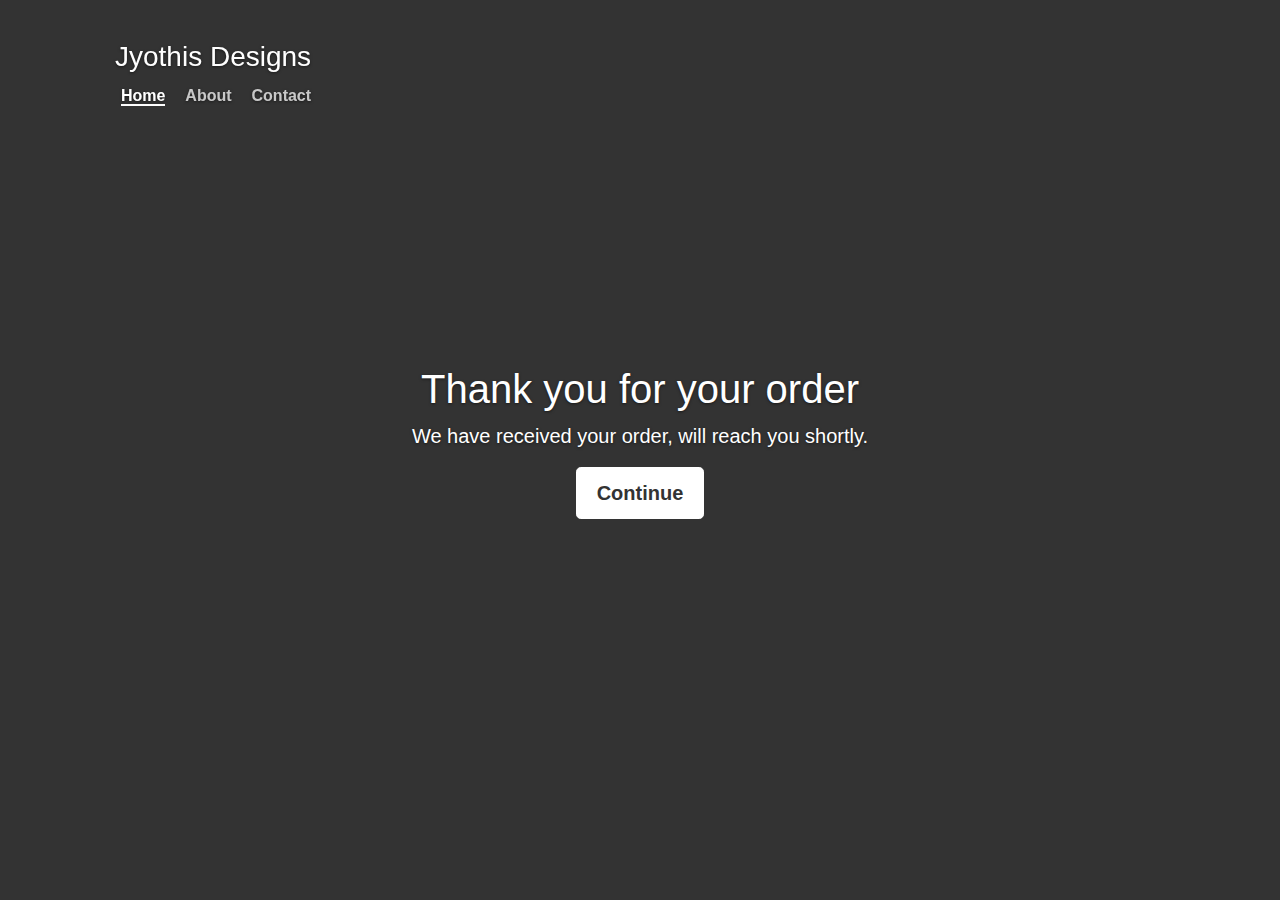
<file: thankyou/index.html>
<!doctype html>
<html lang="en">

<head>
    <meta charset="utf-8">
    <meta name="viewport" content="width=device-width, initial-scale=1">
    <meta name="description" content="">
    <meta name="author" content="">
    <meta name="generator" content="">
    <title>Thank You</title>

    <!-- <link rel="canonical" href="https://getbootstrap.com/docs/5.2/examples/cover/"> -->

    <link rel="stylesheet" href="../css/bootstrap.min.css" type="text/css">
    <link rel="stylesheet" href="../css/font-awesome.min.css" type="text/css">
    <!-- <link rel="stylesheet" href="css/elegant-icons.css" type="text/css"> -->
    <link rel="stylesheet" href="../css/jquery-ui.min.css" type="text/css">
    <link rel="stylesheet" href="../css/magnific-popup.css" type="text/css">
    <!-- <link rel="stylesheet" href="css/owl.carousel.min.css" type="text/css">
    <link rel="stylesheet" href="css/slicknav.min.css" type="text/css">
    <link rel="stylesheet" href="css/style.css" type="text/css"> -->

    <style>
        .bd-placeholder-img {
            font-size: 1.125rem;
            text-anchor: middle;
            -webkit-user-select: none;
            -moz-user-select: none;
            user-select: none;
        }

        @media (min-width: 768px) {
            .bd-placeholder-img-lg {
                font-size: 3.5rem;
            }
        }

        .b-example-divider {
            height: 3rem;
            background-color: rgba(0, 0, 0, .1);
            border: solid rgba(0, 0, 0, .15);
            border-width: 1px 0;
            box-shadow: inset 0 .5em 1.5em rgba(0, 0, 0, .1), inset 0 .125em .5em rgba(0, 0, 0, .15);
        }

        .b-example-vr {
            flex-shrink: 0;
            width: 1.5rem;
            height: 100vh;
        }

        .bi {
            vertical-align: -.125em;
            fill: currentColor;
        }

        .nav-scroller {
            position: relative;
            z-index: 2;
            height: 2.75rem;
            overflow-y: hidden;
        }

        .nav-scroller .nav {
            display: flex;
            flex-wrap: nowrap;
            padding-bottom: 1rem;
            margin-top: -1px;
            overflow-x: auto;
            text-align: center;
            white-space: nowrap;
            -webkit-overflow-scrolling: touch;
        }
    </style>


    <!-- Custom styles for this template -->
    <link href="../css/response.css" rel="stylesheet">
</head>

<body class="site-wrapper">
    <div class="site-wrapper-inner">
        <div class="container">
            <div class="masthead clearfix">
                <div class="container inner">
                    <h3 class="masthead-brand">Jyothis Designs</h3>
                    <nav>
                        <ul class="nav masthead-nav">
                            <li class="active"><a href="../">Home</a></li>
                            <li><a href="../about/">About</a></li>
                            <li><a href="../contact/">Contact</a></li>
                        </ul>
                    </nav>
                </div>
            </div>

            <div class="inner cover">
                <h1 class="cover-heading">Thank you for your order</h1>
                <p class="lead">We have received your order, will reach you shortly.</p>
                <p class="lead">
                    <a href="../" class="btn btn-lg btn-default">Continue</a>
                </p>
            </div>
        </div>
    </div>
</body>

</html>
</file>
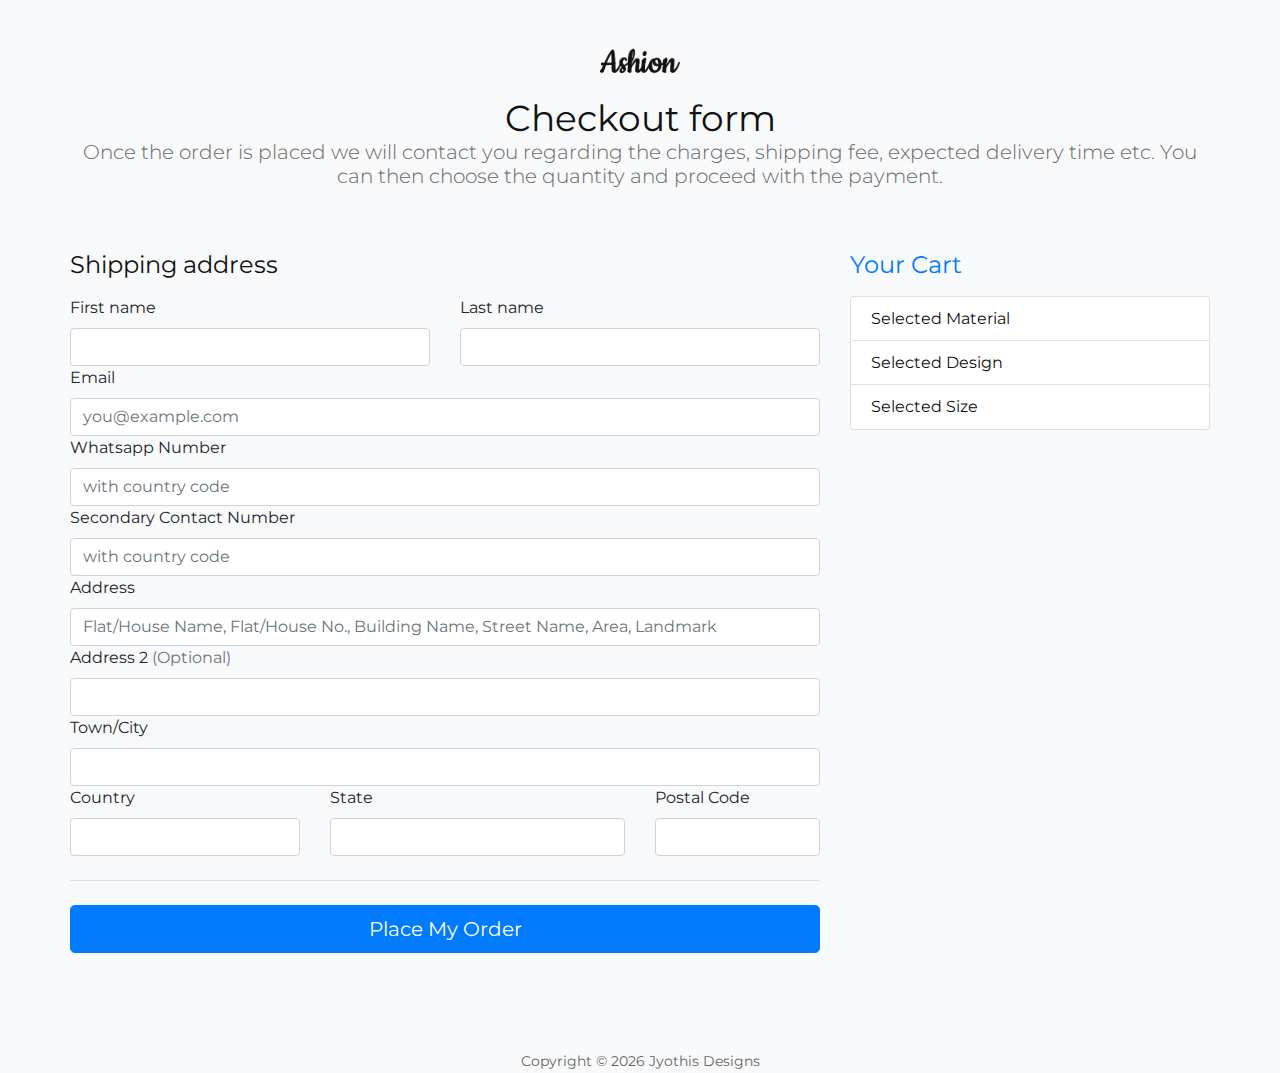
<file: checkout.html>
<!doctype html>
<html lang="en">

<head>
    <meta charset="utf-8">
    <meta name="viewport" content="width=device-width, initial-scale=1">
    <meta name="description" content="">
    <meta name="author" content="Mark Otto, Jacob Thornton, and Bootstrap contributors">
    <meta name="generator" content="Hugo 0.104.2">
    <title>Jyothis Designs</title>

    <!-- Google Font -->
    <link href="https://fonts.googleapis.com/css2?family=Cookie&display=swap" rel="stylesheet">
    <link href="https://fonts.googleapis.com/css2?family=Montserrat:wght@400;500;600;700;800;900&display=swap"
        rel="stylesheet">

    <!-- Css Styles -->
    <link rel="stylesheet" href="css/bootstrap.min.css" type="text/css">
    <link rel="stylesheet" href="css/font-awesome.min.css" type="text/css">
    <link rel="stylesheet" href="css/elegant-icons.css" type="text/css">
    <link rel="stylesheet" href="css/jquery-ui.min.css" type="text/css">
    <link rel="stylesheet" href="css/magnific-popup.css" type="text/css">
    <link rel="stylesheet" href="css/owl.carousel.min.css" type="text/css">
    <link rel="stylesheet" href="css/slicknav.min.css" type="text/css">
    <link rel="stylesheet" href="css/style.css" type="text/css">

    <style>
        .bd-placeholder-img {
            font-size: 1.125rem;
            text-anchor: middle;
            -webkit-user-select: none;
            -moz-user-select: none;
            user-select: none;
        }

        @media (min-width: 768px) {
            .bd-placeholder-img-lg {
                font-size: 3.5rem;
            }
        }

        .b-example-divider {
            height: 3rem;
            background-color: rgba(0, 0, 0, .1);
            border: solid rgba(0, 0, 0, .15);
            border-width: 1px 0;
            box-shadow: inset 0 .5em 1.5em rgba(0, 0, 0, .1), inset 0 .125em .5em rgba(0, 0, 0, .15);
        }

        .b-example-vr {
            flex-shrink: 0;
            width: 1.5rem;
            height: 100vh;
        }

        .bi {
            vertical-align: -.125em;
            fill: currentColor;
        }

        .nav-scroller {
            position: relative;
            z-index: 2;
            height: 2.75rem;
            overflow-y: hidden;
        }

        .nav-scroller .nav {
            display: flex;
            flex-wrap: nowrap;
            padding-bottom: 1rem;
            margin-top: -1px;
            overflow-x: auto;
            text-align: center;
            white-space: nowrap;
            -webkit-overflow-scrolling: touch;
        }
    </style>


    <!-- Custom styles for this template -->
    <!-- <link href="form-validation.css" rel="stylesheet"> -->
</head>

<body class="bg-light">
    <!-- <form method="POST"
        action="https://script.google.com/macros/s/AKfycbyeqO-iHxoalDKW76ZF6Tt6AQdh__UH5z2E57SJKZFO8ESlxYF-ljk-xCKGgq5TMxQs/exec">
        <input name="Email" type="email" placeholder="Email" required>
        <input name="Name" type="text" placeholder="Name" required>
        <button type="submit">Send</button>
    </form> -->
    <div class="container">
        <main>
            <div class="py-5 text-center">
                <img class="d-block mx-auto mb-4" src="./img/logo.png" alt="" width="auto" height="25">
                <h2>Checkout form</h2>
                <p class="lead">Once the order is placed we will contact you regarding the charges, shipping fee,
                    expected delivery time etc. You can then choose the quantity and proceed with the payment.
                </p>
            </div>

            <div class="row g-5">
                <div class="col-md-5 col-lg-4 order-md-last">
                    <h4 class="d-flex justify-content-between align-items-center mb-3">
                        <span class="text-primary">Your Cart</span>
                        <!-- <span class="badge bg-primary rounded-pill">3</span> -->
                    </h4>
                    <ul class="list-group mb-3">
                        <li class="list-group-item d-flex justify-content-between lh-sm">
                            <div>
                                <h6 class="my-0">Selected Material</h6>
                                <small class="text-muted" id="selectedMaterial"></small>
                            </div>
                            <!-- <span class="text-muted">$12</span> -->
                        </li>
                        <li class="list-group-item d-flex justify-content-between lh-sm">
                            <div>
                                <h6 class="my-0">Selected Design</h6>
                                <small class="text-muted" id="selectedDesign"></small>
                            </div>
                            <!-- <span class="text-muted">$8</span> -->
                        </li>
                        <li class="list-group-item d-flex justify-content-between lh-sm">
                            <div>
                                <h6 class="my-0">Selected Size</h6>
                                <small class="text-muted" id="selectedSize"></small>
                            </div>
                            <!-- <span class="text-muted">$5</span> -->
                        </li>
                        <!--<li class="list-group-item d-flex justify-content-between bg-light">
                            <div class="text-success">
                                <h6 class="my-0">Promo code</h6>
                                <small>EXAMPLECODE</small>
                            </div>
                            <span class="text-success">−$5</span>
                        </li>
                        <li class="list-group-item d-flex justify-content-between">
                            <span>Total (USD)</span>
                            <strong>$20</strong>
                        </li> -->
                    </ul>
                    <!-- 
                    <form class="card p-2">
                        <div class="input-group">
                            <input type="text" class="form-control" placeholder="Promo code">
                            <button type="submit" class="btn btn-secondary">Redeem</button>
                        </div>
                    </form> -->
                </div>
                <div class="col-md-7 col-lg-8">
                    <h4 class="mb-3">Shipping address</h4>
                    <form name="jd-order" method="POST"
                        action="https://script.google.com/macros/s/AKfycbyeqO-iHxoalDKW76ZF6Tt6AQdh__UH5z2E57SJKZFO8ESlxYF-ljk-xCKGgq5TMxQs/exec"
                        novalidate>
                        <div class="row g-3">
                            <div class="col-sm-6">
                                <label for="First_Name" class="form-label">First name</label>
                                <input type="text" class="form-control" id="First_Name" name="First_Name" placeholder=""
                                    value="" required>
                                <div class="invalid-feedback">
                                    Valid first name is required.
                                </div>
                            </div>

                            <div class="col-sm-6">
                                <label for="Last_Name" class="form-label">Last name</label>
                                <input type="text" class="form-control" id="Last_Name" name="Last_Name" placeholder=""
                                    value="" required>
                                <div class="invalid-feedback">
                                    Valid last name is required.
                                </div>
                            </div>

                            <!-- <div class="col-12">
                                <label for="username" class="form-label">Username</label>
                                <div class="input-group has-validation">
                                    <span class="input-group-text">@</span>
                                    <input type="text" class="form-control" id="username" placeholder="Username"
                                        required>
                                    <div class="invalid-feedback">
                                        Your username is required.
                                    </div>
                                </div>
                            </div> -->

                            <div class="col-12">
                                <label for="Emal" class="form-label">Email</label>
                                <input type="email" class="form-control" id="Email" name="Email"
                                    placeholder="you@example.com" required>
                                <div class="invalid-feedback">
                                    Please enter a valid email address for shipping updates.
                                </div>
                            </div>

                            <div class="col-12">
                                <label for="Whatsapp_Number" class="form-label">Whatsapp Number</label>
                                <input type="number" class="form-control" id="Whatsapp_Number" name="Whatsapp_Number"
                                    placeholder="with country code" required>
                                <div class="invalid-feedback">
                                    Please enter a valid contact number.
                                </div>
                            </div>

                            <div class="col-12">
                                <label for="Secondary_Number" class="form-label">Secondary Contact Number</label>
                                <input type="number" class="form-control" id="Secondary_Number" name="Secondary_Number"
                                    placeholder="with country code">
                                <div class="invalid-feedback">
                                    Please enter a valid contact number.
                                </div>
                            </div>

                            <div class="col-12">
                                <label for="Address_One" class="form-label">Address</label>
                                <input type="text" class="form-control" id="Address_One" name="Address_One"
                                    placeholder="Flat/House Name, Flat/House No., Building Name, Street Name, Area, Landmark"
                                    required>
                                <div class="invalid-feedback">
                                    Please enter your shipping address.
                                </div>
                            </div>

                            <div class="col-12">
                                <label for="Address_Two" class="form-label">Address 2 <span
                                        class="text-muted">(Optional)</span></label>
                                <input type="text" class="form-control" id="Address_Two" name="Address_Two"
                                    placeholder="">
                            </div>

                            <div class="col-12">
                                <label for="Town-City" class="form-label">Town/City</label>
                                <input type="text" class="form-control" id="Town-City" name="Town-City" placeholder="">
                                <div class="invalid-feedback">
                                    Please enter your town/city name.
                                </div>
                            </div>

                            <div class="col-md-4">
                                <label for="Country" class="form-label">Country</label>
                                <input type="text" class="form-control" id="Country" name="Country" placeholder=""
                                    required>
                                <div class="invalid-feedback">
                                    Country name is required.
                                </div>
                            </div>

                            <div class="col-md-5">
                                <label for="State" class="form-label">State</label>
                                <input type="text" class="form-control" id="State" name="State" placeholder="" required>
                                <div class="invalid-feedback">
                                    State name is required.
                                </div>
                            </div>

                            <div class="col-md-3">
                                <label for="Postal_Code" class="form-label">Postal Code</label>
                                <input type="text" class="form-control" id="Postal_Code" name="Postal_Code"
                                    placeholder="" required>
                                <div class="invalid-feedback">
                                    Postal code is required.
                                </div>
                            </div>
                            <input type="hidden" id="in-d" name="Design" value="">
                            <input type="hidden" id="in-s" name="Size" value="">
                            <input type="hidden" id="in-m" name="Material" value="">
                        </div>

                        <!--<hr class="my-4">

                        <div class="form-check">
                            <input type="checkbox" class="form-check-input" id="same-address">
                            <label class="form-check-label" for="same-address">Shipping address is the same as my
                                billing address</label>
                        </div>

                        <div class="form-check">
                            <input type="checkbox" class="form-check-input" id="save-info">
                            <label class="form-check-label" for="save-info">Save this information for next time</label>
                        </div>

                        <hr class="my-4"> -->

                        <!-- <h4 class="mb-3">Payment</h4>

                        <div class="my-3">
                            <div class="form-check">
                                <input id="credit" name="paymentMethod" type="radio" class="form-check-input" checked
                                    required>
                                <label class="form-check-label" for="credit">Credit card</label>
                            </div>
                            <div class="form-check">
                                <input id="debit" name="paymentMethod" type="radio" class="form-check-input" required>
                                <label class="form-check-label" for="debit">Debit card</label>
                            </div>
                            <div class="form-check">
                                <input id="paypal" name="paymentMethod" type="radio" class="form-check-input" required>
                                <label class="form-check-label" for="paypal">PayPal</label>
                            </div>
                        </div>

                        <div class="row gy-3">
                            <div class="col-md-6">
                                <label for="cc-name" class="form-label">Name on card</label>
                                <input type="text" class="form-control" id="cc-name" placeholder="" required>
                                <small class="text-muted">Full name as displayed on card</small>
                                <div class="invalid-feedback">
                                    Name on card is required
                                </div>
                            </div>

                            <div class="col-md-6">
                                <label for="cc-number" class="form-label">Credit card number</label>
                                <input type="text" class="form-control" id="cc-number" placeholder="" required>
                                <div class="invalid-feedback">
                                    Credit card number is required
                                </div>
                            </div>

                            <div class="col-md-3">
                                <label for="cc-expiration" class="form-label">Expiration</label>
                                <input type="text" class="form-control" id="cc-expiration" placeholder="" required>
                                <div class="invalid-feedback">
                                    Expiration date required
                                </div>
                            </div>

                            <div class="col-md-3">
                                <label for="cc-cvv" class="form-label">CVV</label>
                                <input type="text" class="form-control" id="cc-cvv" placeholder="" required>
                                <div class="invalid-feedback">
                                    Security code required
                                </div>
                            </div>
                        </div> -->

                        <hr class="my-4">

                        <button class="w-100 btn btn-primary btn-lg" disabled type="submit" id="formSubmitBtn">Place My
                            Order</button>
                    </form>
                </div>
            </div>
        </main>


        <script>
            const scriptURL = 'https://script.google.com/macros/s/AKfycbyeqO-iHxoalDKW76ZF6Tt6AQdh__UH5z2E57SJKZFO8ESlxYF-ljk-xCKGgq5TMxQs/exec';
            const form = document.forms['jd-order'];

            document.getElementById("formSubmitBtn").disabled = false;

            form.addEventListener('submit', e => {
                console.log("Form Submitted");
                document.getElementById("formSubmitBtn").disabled = true;
                document.getElementById("formSubmitBtn").innerHTML = "Placing Order...";
                e.preventDefault();
                fetch(scriptURL, { method: 'POST', body: new FormData(form) })
                    .then(response =>
                        formSuccess()
                    )
                    .catch(error => formError())
            })

            function formSuccess() {
                window.location.href = "https://adhilsalim.github.io/Jyothis-Designs/thankyou.html";
            }

            function formError() {
                window.location.href = "https://adhilsalim.github.io/Jyothis-Designs/error.html";
            }

        </script>

        <footer class="my-5 pt-5 text-muted text-center text-small">
            <p class="mb-1">Copyright &copy;
                <script>document.write(new Date().getFullYear());</script> Jyothis Designs
            </p>
            <!-- <ul class="list-inline">
                <li class="list-inline-item"><a href="#">Privacy</a></li>
                <li class="list-inline-item"><a href="#">Terms</a></li>
                <li class="list-inline-item"><a href="#">Support</a></li>
            </ul> -->
        </footer>
    </div>

    <script type="module" src="js/jparse-checkout.js"></script>
    <!-- <script src="form-validation.js"></script> -->
</body>

</html>
</file>
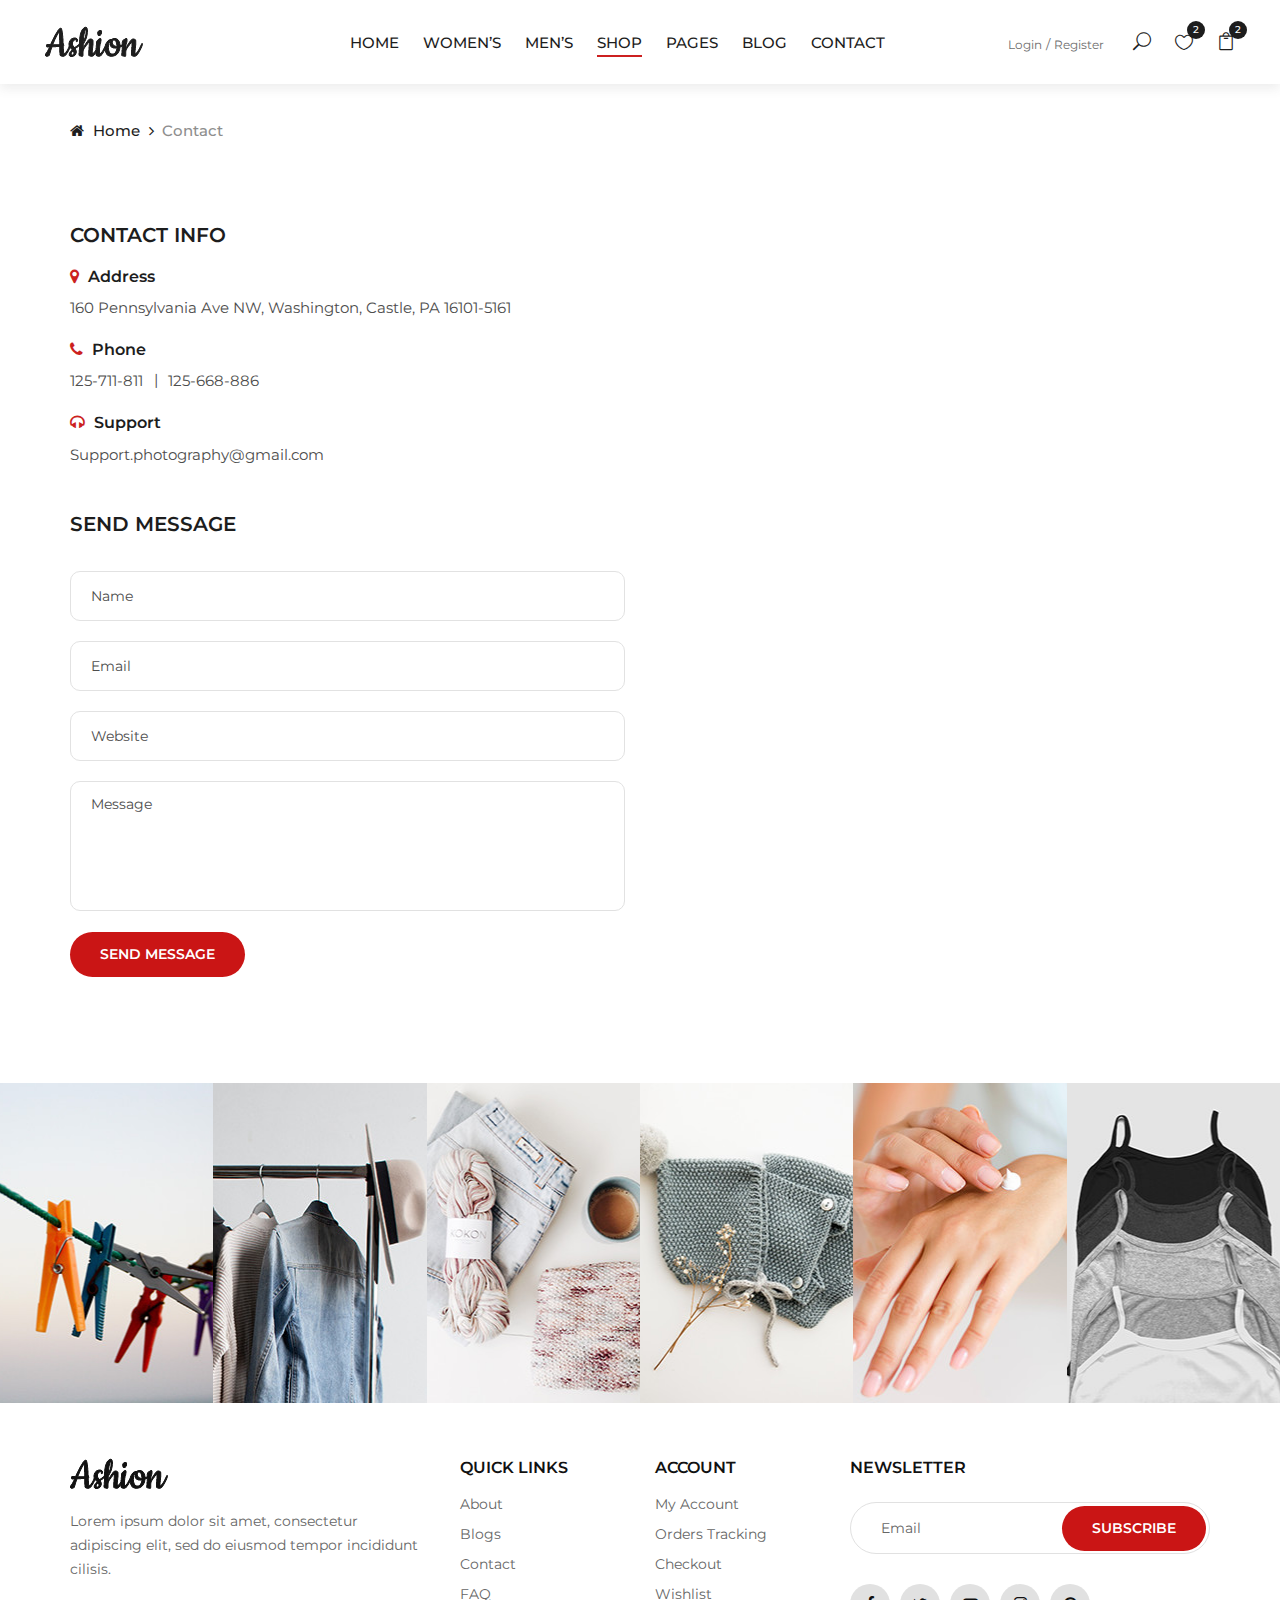
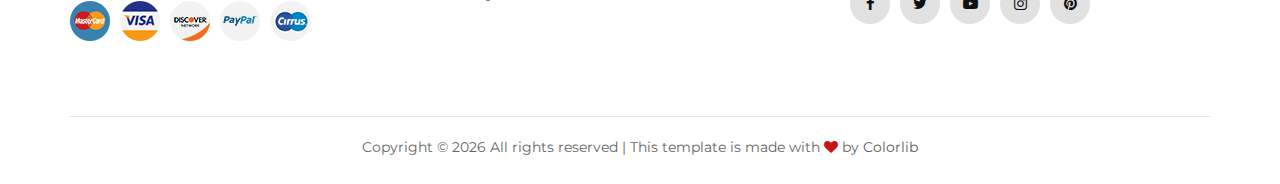
<file: contact.html>
<!DOCTYPE html>
<html lang="zxx">

<head>
    <meta charset="UTF-8">
    <meta name="description" content="Ashion Template">
    <meta name="keywords" content="Ashion, unica, creative, html">
    <meta name="viewport" content="width=device-width, initial-scale=1.0">
    <meta http-equiv="X-UA-Compatible" content="ie=edge">
    <title>Ashion | Template</title>

    <!-- Google Font -->
    <link href="https://fonts.googleapis.com/css2?family=Cookie&display=swap" rel="stylesheet">
    <link href="https://fonts.googleapis.com/css2?family=Montserrat:wght@400;500;600;700;800;900&display=swap"
    rel="stylesheet">

    <!-- Css Styles -->
    <link rel="stylesheet" href="css/bootstrap.min.css" type="text/css">
    <link rel="stylesheet" href="css/font-awesome.min.css" type="text/css">
    <link rel="stylesheet" href="css/elegant-icons.css" type="text/css">
    <link rel="stylesheet" href="css/jquery-ui.min.css" type="text/css">
    <link rel="stylesheet" href="css/magnific-popup.css" type="text/css">
    <link rel="stylesheet" href="css/owl.carousel.min.css" type="text/css">
    <link rel="stylesheet" href="css/slicknav.min.css" type="text/css">
    <link rel="stylesheet" href="css/style.css" type="text/css">
</head>

<body>
    <!-- Page Preloder -->
    <div id="preloder">
        <div class="loader"></div>
    </div>

    <!-- Offcanvas Menu Begin -->
    <div class="offcanvas-menu-overlay"></div>
    <div class="offcanvas-menu-wrapper">
        <div class="offcanvas__close">+</div>
        <ul class="offcanvas__widget">
            <li><span class="icon_search search-switch"></span></li>
            <li><a href="#"><span class="icon_heart_alt"></span>
                <div class="tip">2</div>
            </a></li>
            <li><a href="#"><span class="icon_bag_alt"></span>
                <div class="tip">2</div>
            </a></li>
        </ul>
        <div class="offcanvas__logo">
            <a href="./index.html"><img src="img/logo.png" alt=""></a>
        </div>
        <div id="mobile-menu-wrap"></div>
        <div class="offcanvas__auth">
            <a href="#">Login</a>
            <a href="#">Register</a>
        </div>
    </div>
    <!-- Offcanvas Menu End -->

    <!-- Header Section Begin -->
    <header class="header">
        <div class="container-fluid">
            <div class="row">
                <div class="col-xl-3 col-lg-2">
                    <div class="header__logo">
                        <a href="./index.html"><img src="img/logo.png" alt=""></a>
                    </div>
                </div>
                <div class="col-xl-6 col-lg-7">
                    <nav class="header__menu">
                        <ul>
                            <li><a href="./index.html">Home</a></li>
                            <li><a href="#">Women’s</a></li>
                            <li><a href="#">Men’s</a></li>
                            <li class="active"><a href="./shop.html">Shop</a></li>
                            <li><a href="#">Pages</a>
                                <ul class="dropdown">
                                    <li><a href="./product-details.html">Product Details</a></li>
                                    <li><a href="./shop-cart.html">Shop Cart</a></li>
                                    <li><a href="./checkout.html">Checkout</a></li>
                                    <li><a href="./blog-details.html">Blog Details</a></li>
                                </ul>
                            </li>
                            <li><a href="./blog.html">Blog</a></li>
                            <li><a href="./contact.html">Contact</a></li>
                        </ul>
                    </nav>
                </div>
                <div class="col-lg-3">
                    <div class="header__right">
                        <div class="header__right__auth">
                            <a href="#">Login</a>
                            <a href="#">Register</a>
                        </div>
                        <ul class="header__right__widget">
                            <li><span class="icon_search search-switch"></span></li>
                            <li><a href="#"><span class="icon_heart_alt"></span>
                                <div class="tip">2</div>
                            </a></li>
                            <li><a href="#"><span class="icon_bag_alt"></span>
                                <div class="tip">2</div>
                            </a></li>
                        </ul>
                    </div>
                </div>
            </div>
            <div class="canvas__open">
                <i class="fa fa-bars"></i>
            </div>
        </div>
    </header>
    <!-- Header Section End -->

    <!-- Breadcrumb Begin -->
    <div class="breadcrumb-option">
        <div class="container">
            <div class="row">
                <div class="col-lg-12">
                    <div class="breadcrumb__links">
                        <a href="./index.html"><i class="fa fa-home"></i> Home</a>
                        <span>Contact</span>
                    </div>
                </div>
            </div>
        </div>
    </div>
    <!-- Breadcrumb End -->

    <!-- Contact Section Begin -->
    <section class="contact spad">
        <div class="container">
            <div class="row">
                <div class="col-lg-6 col-md-6">
                    <div class="contact__content">
                        <div class="contact__address">
                            <h5>Contact info</h5>
                            <ul>
                                <li>
                                    <h6><i class="fa fa-map-marker"></i> Address</h6>
                                    <p>160 Pennsylvania Ave NW, Washington, Castle, PA 16101-5161</p>
                                </li>
                                <li>
                                    <h6><i class="fa fa-phone"></i> Phone</h6>
                                    <p><span>125-711-811</span><span>125-668-886</span></p>
                                </li>
                                <li>
                                    <h6><i class="fa fa-headphones"></i> Support</h6>
                                    <p>Support.photography@gmail.com</p>
                                </li>
                            </ul>
                        </div>
                        <div class="contact__form">
                            <h5>SEND MESSAGE</h5>
                            <form action="#">
                                <input type="text" placeholder="Name">
                                <input type="text" placeholder="Email">
                                <input type="text" placeholder="Website">
                                <textarea placeholder="Message"></textarea>
                                <button type="submit" class="site-btn">Send Message</button>
                            </form>
                        </div>
                    </div>
                </div>
                <div class="col-lg-6 col-md-6">
                    <div class="contact__map">
                        <iframe
                        src="https://www.google.com/maps/embed?pb=!1m18!1m12!1m3!1d48158.305462977965!2d-74.13283844036356!3d41.02757295168286!2m3!1f0!2f0!3f0!3m2!1i1024!2i768!4f13.1!3m3!1m2!1s0x89c2e440473470d7%3A0xcaf503ca2ee57958!2sSaddle%20River%2C%20NJ%2007458%2C%20USA!5e0!3m2!1sen!2sbd!4v1575917275626!5m2!1sen!2sbd"
                        height="780" style="border:0" allowfullscreen="">
                    </iframe>
                </div>
            </div>
        </div>
    </div>
</section>
<!-- Contact Section End -->

<!-- Instagram Begin -->
<div class="instagram">
    <div class="container-fluid">
        <div class="row">
            <div class="col-lg-2 col-md-4 col-sm-4 p-0">
                <div class="instagram__item set-bg" data-setbg="img/instagram/insta-1.jpg">
                    <div class="instagram__text">
                        <i class="fa fa-instagram"></i>
                        <a href="#">@ ashion_shop</a>
                    </div>
                </div>
            </div>
            <div class="col-lg-2 col-md-4 col-sm-4 p-0">
                <div class="instagram__item set-bg" data-setbg="img/instagram/insta-2.jpg">
                    <div class="instagram__text">
                        <i class="fa fa-instagram"></i>
                        <a href="#">@ ashion_shop</a>
                    </div>
                </div>
            </div>
            <div class="col-lg-2 col-md-4 col-sm-4 p-0">
                <div class="instagram__item set-bg" data-setbg="img/instagram/insta-3.jpg">
                    <div class="instagram__text">
                        <i class="fa fa-instagram"></i>
                        <a href="#">@ ashion_shop</a>
                    </div>
                </div>
            </div>
            <div class="col-lg-2 col-md-4 col-sm-4 p-0">
                <div class="instagram__item set-bg" data-setbg="img/instagram/insta-4.jpg">
                    <div class="instagram__text">
                        <i class="fa fa-instagram"></i>
                        <a href="#">@ ashion_shop</a>
                    </div>
                </div>
            </div>
            <div class="col-lg-2 col-md-4 col-sm-4 p-0">
                <div class="instagram__item set-bg" data-setbg="img/instagram/insta-5.jpg">
                    <div class="instagram__text">
                        <i class="fa fa-instagram"></i>
                        <a href="#">@ ashion_shop</a>
                    </div>
                </div>
            </div>
            <div class="col-lg-2 col-md-4 col-sm-4 p-0">
                <div class="instagram__item set-bg" data-setbg="img/instagram/insta-6.jpg">
                    <div class="instagram__text">
                        <i class="fa fa-instagram"></i>
                        <a href="#">@ ashion_shop</a>
                    </div>
                </div>
            </div>
        </div>
    </div>
</div>
<!-- Instagram End -->

<!-- Footer Section Begin -->
<footer class="footer">
    <div class="container">
        <div class="row">
            <div class="col-lg-4 col-md-6 col-sm-7">
                <div class="footer__about">
                    <div class="footer__logo">
                        <a href="./index.html"><img src="img/logo.png" alt=""></a>
                    </div>
                    <p>Lorem ipsum dolor sit amet, consectetur adipiscing elit, sed do eiusmod tempor incididunt
                    cilisis.</p>
                    <div class="footer__payment">
                        <a href="#"><img src="img/payment/payment-1.png" alt=""></a>
                        <a href="#"><img src="img/payment/payment-2.png" alt=""></a>
                        <a href="#"><img src="img/payment/payment-3.png" alt=""></a>
                        <a href="#"><img src="img/payment/payment-4.png" alt=""></a>
                        <a href="#"><img src="img/payment/payment-5.png" alt=""></a>
                    </div>
                </div>
            </div>
            <div class="col-lg-2 col-md-3 col-sm-5">
                <div class="footer__widget">
                    <h6>Quick links</h6>
                    <ul>
                        <li><a href="#">About</a></li>
                        <li><a href="#">Blogs</a></li>
                        <li><a href="#">Contact</a></li>
                        <li><a href="#">FAQ</a></li>
                    </ul>
                </div>
            </div>
            <div class="col-lg-2 col-md-3 col-sm-4">
                <div class="footer__widget">
                    <h6>Account</h6>
                    <ul>
                        <li><a href="#">My Account</a></li>
                        <li><a href="#">Orders Tracking</a></li>
                        <li><a href="#">Checkout</a></li>
                        <li><a href="#">Wishlist</a></li>
                    </ul>
                </div>
            </div>
            <div class="col-lg-4 col-md-8 col-sm-8">
                <div class="footer__newslatter">
                    <h6>NEWSLETTER</h6>
                    <form action="#">
                        <input type="text" placeholder="Email">
                        <button type="submit" class="site-btn">Subscribe</button>
                    </form>
                    <div class="footer__social">
                        <a href="#"><i class="fa fa-facebook"></i></a>
                        <a href="#"><i class="fa fa-twitter"></i></a>
                        <a href="#"><i class="fa fa-youtube-play"></i></a>
                        <a href="#"><i class="fa fa-instagram"></i></a>
                        <a href="#"><i class="fa fa-pinterest"></i></a>
                    </div>
                </div>
            </div>
        </div>
        <div class="row">
            <div class="col-lg-12">
                <!-- Link back to Colorlib can't be removed. Template is licensed under CC BY 3.0. -->
                <div class="footer__copyright__text">
                    <p>Copyright &copy; <script>document.write(new Date().getFullYear());</script> All rights reserved | This template is made with <i class="fa fa-heart" aria-hidden="true"></i> by <a href="https://colorlib.com" target="_blank">Colorlib</a></p>
                </div>
                <!-- Link back to Colorlib can't be removed. Template is licensed under CC BY 3.0. -->
            </div>
        </div>
    </div>
</footer>
<!-- Footer Section End -->

<!-- Search Begin -->
<div class="search-model">
    <div class="h-100 d-flex align-items-center justify-content-center">
        <div class="search-close-switch">+</div>
        <form class="search-model-form">
            <input type="text" id="search-input" placeholder="Search here.....">
        </form>
    </div>
</div>
<!-- Search End -->

<!-- Js Plugins -->
<script src="js/jquery-3.3.1.min.js"></script>
<script src="js/bootstrap.min.js"></script>
<script src="js/jquery.magnific-popup.min.js"></script>
<script src="js/jquery-ui.min.js"></script>
<script src="js/mixitup.min.js"></script>
<script src="js/jquery.countdown.min.js"></script>
<script src="js/jquery.slicknav.js"></script>
<script src="js/owl.carousel.min.js"></script>
<script src="js/jquery.nicescroll.min.js"></script>
<script src="js/main.js"></script>
</body>

</html>
</file>
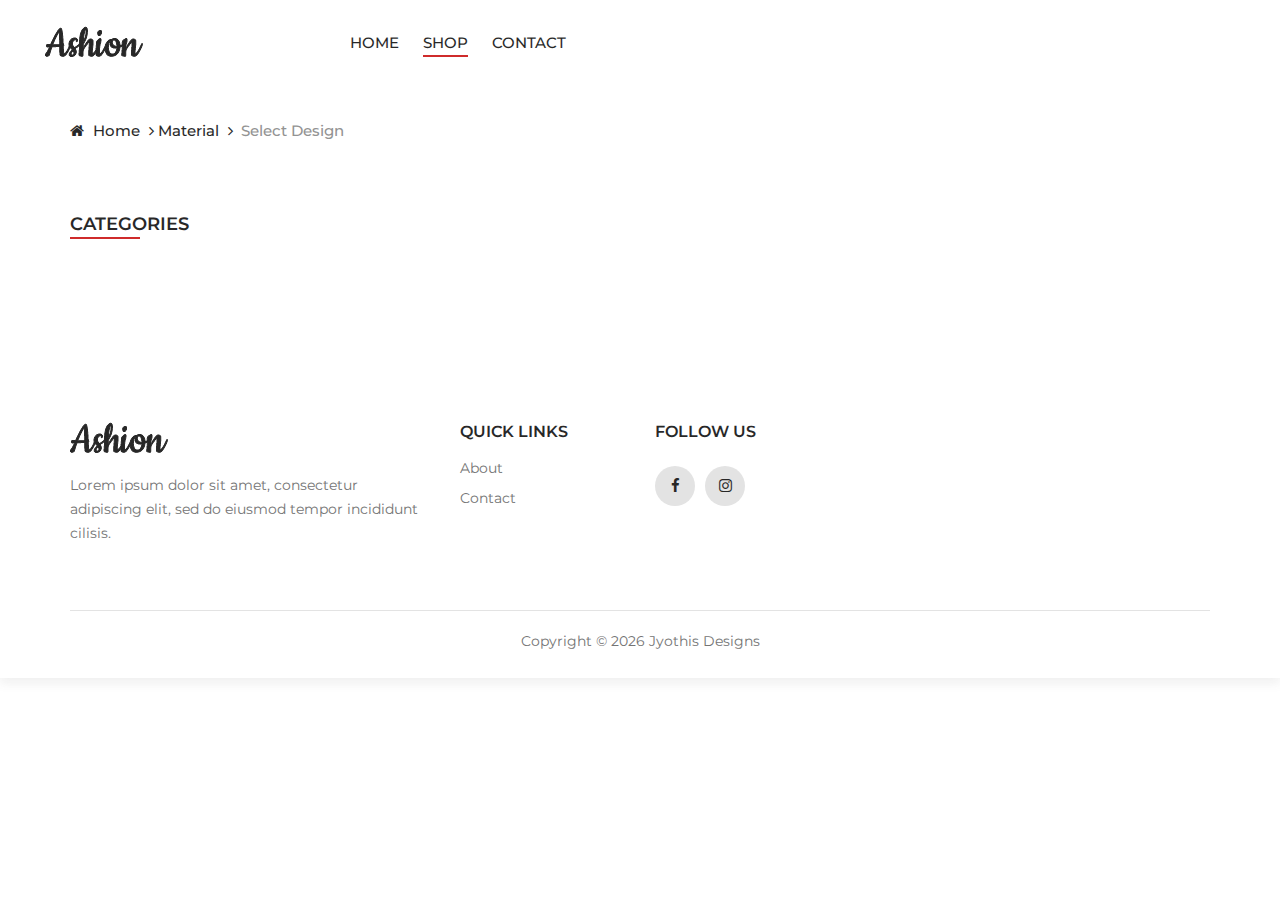
<file: design.html>
<!DOCTYPE html>
<html lang="en">

<head>
    <meta charset="UTF-8">
    <meta name="description" content="FILL ME">
    <meta name="keywords" content="FILL ME">
    <meta name="viewport" content="width=device-width, initial-scale=1.0">
    <meta http-equiv="X-UA-Compatible" content="ie=edge">
    <title>Jyothis Designs</title>

    <!-- Google Font -->
    <link href="https://fonts.googleapis.com/css2?family=Cookie&display=swap" rel="stylesheet">
    <link href="https://fonts.googleapis.com/css2?family=Montserrat:wght@400;500;600;700;800;900&display=swap"
        rel="stylesheet">

    <!-- Css Styles -->
    <link rel="stylesheet" href="css/bootstrap.min.css" type="text/css">
    <link rel="stylesheet" href="css/font-awesome.min.css" type="text/css">
    <link rel="stylesheet" href="css/elegant-icons.css" type="text/css">
    <link rel="stylesheet" href="css/jquery-ui.min.css" type="text/css">
    <link rel="stylesheet" href="css/magnific-popup.css" type="text/css">
    <link rel="stylesheet" href="css/owl.carousel.min.css" type="text/css">
    <link rel="stylesheet" href="css/slicknav.min.css" type="text/css">
    <link rel="stylesheet" href="css/style.css" type="text/css">
</head>

<body>
    <!-- Page Preloder -->
    <div id="preloder">
        <div class="loader"></div>
    </div>

    <!-- Offcanvas Menu Begin -->
    <div class="offcanvas-menu-overlay"></div>
    <div class="offcanvas-menu-wrapper">
        <div class="offcanvas__close">+</div>
        <!-- <ul class="offcanvas__widget">
            <li><span class="icon_search search-switch"></span></li>
            <li><a href="#"><span class="icon_heart_alt"></span>
                    <div class="tip">2</div>
                </a></li>
            <li><a href="#"><span class="icon_bag_alt"></span>
                    <div class="tip">2</div>
                </a></li>
        </ul> -->
        <div class="offcanvas__logo">
            <a href="./index.html"><img src="img/logo.png" alt=""></a>
        </div>
        <div id="mobile-menu-wrap"></div>
        <!-- <div class="offcanvas__auth">
            <a href="#">Login</a>
            <a href="#">Register</a>
        </div> -->
    </div>
    <!-- Offcanvas Menu End -->

    <!-- Header Section Begin -->
    <header class="header">
        <div class="container-fluid">
            <div class="row">
                <div class="col-xl-3 col-lg-2">
                    <div class="header__logo">
                        <a href="./index.html"><img src="img/logo.png" alt=""></a>
                    </div>
                </div>
                <div class="col-xl-6 col-lg-7">
                    <nav class="header__menu">
                        <ul>
                            <li><a href="./index.html">Home</a></li>
                            <!-- <li><a href="#">Women’s</a></li>
                            <li><a href="#">Men’s</a></li> -->
                            <li class="active"><a href="./material.html">Shop</a></li>
                            <!-- <li><a href="#">Pages</a>
                                <ul class="dropdown">
                                    <li><a href="./product-details.html">Product Details</a></li>
                                    <li><a href="./shop-cart.html">Shop Cart</a></li>
                                    <li><a href="./checkout.html">Checkout</a></li>
                                    <li><a href="./blog-details.html">Blog Details</a></li>
                                </ul>
                            </li> -->
                            <!-- <li><a href="./blog.html">Blog</a></li> -->
                            <li><a href="./contact.html">Contact</a></li>
                        </ul>
                    </nav>
                </div>
                <!--<div class="col-lg-3">
                    <div class="header__right">
                        <div class="header__right__auth">
                            <a href="#">Login</a>
                            <a href="#">Register</a>
                        </div>
                        <ul class="header__right__widget">
                            <li><span class="icon_search search-switch"></span></li>
                            <li><a href="#"><span class="icon_heart_alt"></span>
                                    <div class="tip">2</div>
                                </a></li>
                            <li><a href="#"><span class="icon_bag_alt"></span>
                                    <div class="tip">2</div>
                                </a></li>
                        </ul>
                    </div>
                </div>-->
            </div>
            <div class="canvas__open">
                <i class="fa fa-bars"></i>
            </div>
        </div>
        <!-- Header Section End -->

        <!-- Breadcrumb Begin -->
        <div class="breadcrumb-option">
            <div class="container">
                <div class="row">
                    <div class="col-lg-12">
                        <div class="breadcrumb__links">
                            <a href="./index.html"><i class="fa fa-home"></i> Home</a><a href="#">Material</a>
                            <span>Select Design</span>
                        </div>
                    </div>
                </div>
            </div>
        </div>
        <!-- Breadcrumb End -->

        <!-- Shop Section Begin -->
        <section class="shop spad">
            <div class="container">
                <div class="row">
                    <div class="col-lg-3 col-md-3">
                        <div class="shop__sidebar">
                            <div class="sidebar__categories">
                                <div class="section-title">
                                    <h4>Categories</h4>
                                </div>
                                <div class="categories__accordion">
                                    <div class="accordion" id="accordionExample">
                                        <!-- <div class="card">
                                            <div class="card-heading active">
                                                <a data-toggle="collapse" data-target="#collapseOne">Women</a>
                                            </div>
                                            <div id="collapseOne" class="collapse show" data-parent="#accordionExample">
                                                <div class="card-body">
                                                    <ul>
                                                        <li><a href="#">Coats</a></li>
                                                        <li><a href="#">Jackets</a></li>
                                                        <li><a href="#">Dresses</a></li>
                                                        <li><a href="#">Shirts</a></li>
                                                        <li><a href="#">T-shirts</a></li>
                                                        <li><a href="#">Jeans</a></li>
                                                    </ul>
                                                </div>
                                            </div>
                                        </div> -->
                                        <!-- <div class="card">
                                            <div class="card-heading">
                                                <a data-toggle="collapse" data-target="#collapseTwo">Kids</a>
                                            </div>
                                            <div id="collapseTwo" class="collapse" data-parent="#accordionExample">
                                                <div class="card-body">
                                                    <ul>
                                                        <li><a href="#">Coats</a></li>
                                                        <li><a href="#">Jackets</a></li>
                                                        <li><a href="#">Dresses</a></li>
                                                        <li><a href="#">Shirts</a></li>
                                                        <li><a href="#">T-shirts</a></li>
                                                        <li><a href="#">Jeans</a></li>
                                                    </ul>
                                                </div>
                                            </div>
                                        </div> -->
                                        <!-- <div class="card">
                                            <div class="card-heading">
                                                <a data-toggle="collapse" data-target="#collapseThree">Kids</a>
                                            </div>
                                            <div id="collapseThree" class="collapse" data-parent="#accordionExample">
                                                <div class="card-body">
                                                    <ul>
                                                        <li><a href="#">Coats</a></li>
                                                        <li><a href="#">Jackets</a></li>
                                                        <li><a href="#">Dresses</a></li>
                                                        <li><a href="#">Shirts</a></li>
                                                        <li><a href="#">T-shirts</a></li>
                                                        <li><a href="#">Jeans</a></li>
                                                    </ul>
                                                </div>
                                            </div>
                                        </div> -->
                                        <!-- <div class="card">
                                            <div class="card-heading">
                                                <a data-toggle="collapse" data-target="#collapseFour">Accessories</a>
                                            </div>
                                            <div id="collapseFour" class="collapse" data-parent="#accordionExample">
                                                <div class="card-body">
                                                    <ul>
                                                        <li><a href="#">Coats</a></li>
                                                        <li><a href="#">Jackets</a></li>
                                                        <li><a href="#">Dresses</a></li>
                                                        <li><a href="#">Shirts</a></li>
                                                        <li><a href="#">T-shirts</a></li>
                                                        <li><a href="#">Jeans</a></li>
                                                    </ul>
                                                </div>
                                            </div>
                                        </div> -->
                                        <!-- <div class="card">
                                            <div class="card-heading">
                                                <a data-toggle="collapse" data-target="#collapseFive">Cosmetic</a>
                                            </div>
                                            <div id="collapseFive" class="collapse" data-parent="#accordionExample">
                                                <div class="card-body">
                                                    <ul>
                                                        <li><a href="#">Coats</a></li>
                                                        <li><a href="#">Jackets</a></li>
                                                        <li><a href="#">Dresses</a></li>
                                                        <li><a href="#">Shirts</a></li>
                                                        <li><a href="#">T-shirts</a></li>
                                                        <li><a href="#">Jeans</a></li>
                                                    </ul>
                                                </div>
                                            </div>
                                        </div> -->
                                    </div>
                                </div>
                            </div>
                            <!-- <div class="sidebar__filter">
                                <div class="section-title">
                                    <h4>Shop by price</h4>
                                </div>
                                <div class="filter-range-wrap">
                                    <div class="price-range ui-slider ui-corner-all ui-slider-horizontal ui-widget ui-widget-content"
                                        data-min="33" data-max="99"></div>
                                    <div class="range-slider">
                                        <div class="price-input">
                                            <p>Price:</p>
                                            <input type="text" id="minamount">
                                            <input type="text" id="maxamount">
                                        </div>
                                    </div>
                                </div>
                                <a href="#">Filter</a>
                            </div> -->
                            <!-- <div class="sidebar__sizes">
                                <div class="section-title">
                                    <h4>Shop by size</h4>
                                </div>
                                <div class="size__list">
                                    <label for="xxs">
                                        xxs
                                        <input type="checkbox" id="xxs">
                                        <span class="checkmark"></span>
                                    </label>
                                    <label for="xs">
                                        xs
                                        <input type="checkbox" id="xs">
                                        <span class="checkmark"></span>
                                    </label>
                                    <label for="xss">
                                        xs-s
                                        <input type="checkbox" id="xss">
                                        <span class="checkmark"></span>
                                    </label>
                                    <label for="s">
                                        s
                                        <input type="checkbox" id="s">
                                        <span class="checkmark"></span>
                                    </label>
                                    <label for="m">
                                        m
                                        <input type="checkbox" id="m">
                                        <span class="checkmark"></span>
                                    </label>
                                    <label for="ml">
                                        m-l
                                        <input type="checkbox" id="ml">
                                        <span class="checkmark"></span>
                                    </label>
                                    <label for="l">
                                        l
                                        <input type="checkbox" id="l">
                                        <span class="checkmark"></span>
                                    </label>
                                    <label for="xl">
                                        xl
                                        <input type="checkbox" id="xl">
                                        <span class="checkmark"></span>
                                    </label>
                                </div>
                            </div> -->
                            <!-- <div class="sidebar__color">
                                <div class="section-title">
                                    <h4>Shop by size</h4>
                                </div>
                                <div class="size__list color__list">
                                    <label for="black">
                                        Blacks
                                        <input type="checkbox" id="black">
                                        <span class="checkmark"></span>
                                    </label>
                                    <label for="whites">
                                        Whites
                                        <input type="checkbox" id="whites">
                                        <span class="checkmark"></span>
                                    </label>
                                    <label for="reds">
                                        Reds
                                        <input type="checkbox" id="reds">
                                        <span class="checkmark"></span>
                                    </label>
                                    <label for="greys">
                                        Greys
                                        <input type="checkbox" id="greys">
                                        <span class="checkmark"></span>
                                    </label>
                                    <label for="blues">
                                        Blues
                                        <input type="checkbox" id="blues">
                                        <span class="checkmark"></span>
                                    </label>
                                    <label for="beige">
                                        Beige Tones
                                        <input type="checkbox" id="beige">
                                        <span class="checkmark"></span>
                                    </label>
                                    <label for="greens">
                                        Greens
                                        <input type="checkbox" id="greens">
                                        <span class="checkmark"></span>
                                    </label>
                                    <label for="yellows">
                                        Yellows
                                        <input type="checkbox" id="yellows">
                                        <span class="checkmark"></span>
                                    </label>
                                </div>
                            </div> -->
                        </div>
                    </div>
                    <div class="col-lg-9 col-md-9">
                        <div class="row" id="design-s-0">
                            <!-- <div class="col-lg-4 col-md-6">
                                <div class="product__item">
                                    <div class="product__item__pic set-bg" data-setbg="img/shop/shop-1.jpg">
                                        <div class="label new">New</div>
                                        <ul class="product__hover">
                                            <li><a href="img/shop/shop-1.jpg" class="image-popup"><span
                                                        class="arrow_expand"></span></a></li>
                                            <li><a href="#"><span class="icon_heart_alt"></span></a></li>
                                            <li><a href="#"><span class="icon_bag_alt"></span></a></li>
                                        </ul>
                                    </div>
                                    <div class="product__item__text">
                                        <h6><a href="#">Furry hooded parka</a></h6>
                                        <div class="rating">
                                            <i class="fa fa-star"></i>
                                            <i class="fa fa-star"></i>
                                            <i class="fa fa-star"></i>
                                            <i class="fa fa-star"></i>
                                            <i class="fa fa-star"></i>
                                        </div>
                                        <div class="product__price">$ 59.0</div>
                                    </div>
                                </div>
                            </div>
                            <div class="col-lg-4 col-md-6">
                                <div class="product__item">
                                    <div class="product__item__pic set-bg" data-setbg="img/shop/shop-2.jpg">
                                        <ul class="product__hover">
                                            <li><a href="img/shop/shop-2.jpg" class="image-popup"><span
                                                        class="arrow_expand"></span></a></li>
                                            <li><a href="#"><span class="icon_heart_alt"></span></a></li>
                                            <li><a href="#"><span class="icon_bag_alt"></span></a></li>
                                        </ul>
                                    </div>
                                    <div class="product__item__text">
                                        <h6><a href="#">Flowy striped skirt</a></h6>
                                        <div class="rating">
                                            <i class="fa fa-star"></i>
                                            <i class="fa fa-star"></i>
                                            <i class="fa fa-star"></i>
                                            <i class="fa fa-star"></i>
                                            <i class="fa fa-star"></i>
                                        </div>
                                        <div class="product__price">$ 49.0</div>
                                    </div>
                                </div>
                            </div>
                            <div class="col-lg-4 col-md-6">
                                <div class="product__item">
                                    <div class="product__item__pic set-bg" data-setbg="img/shop/shop-3.jpg">
                                        <ul class="product__hover">
                                            <li><a href="img/shop/shop-3.jpg" class="image-popup"><span
                                                        class="arrow_expand"></span></a></li>
                                            <li><a href="#"><span class="icon_heart_alt"></span></a></li>
                                            <li><a href="#"><span class="icon_bag_alt"></span></a></li>
                                        </ul>
                                    </div>
                                    <div class="product__item__text">
                                        <h6><a href="#">Croc-effect bag</a></h6>
                                        <div class="rating">
                                            <i class="fa fa-star"></i>
                                            <i class="fa fa-star"></i>
                                            <i class="fa fa-star"></i>
                                            <i class="fa fa-star"></i>
                                            <i class="fa fa-star"></i>
                                        </div>
                                        <div class="product__price">$ 59.0</div>
                                    </div>
                                </div>
                            </div>
                            <div class="col-lg-4 col-md-6">
                                <div class="product__item">
                                    <div class="product__item__pic set-bg" data-setbg="img/shop/shop-4.jpg">
                                        <ul class="product__hover">
                                            <li><a href="img/shop/shop-4.jpg" class="image-popup"><span
                                                        class="arrow_expand"></span></a></li>
                                            <li><a href="#"><span class="icon_heart_alt"></span></a></li>
                                            <li><a href="#"><span class="icon_bag_alt"></span></a></li>
                                        </ul>
                                    </div>
                                    <div class="product__item__text">
                                        <h6><a href="#">Dark wash Xavi jeans</a></h6>
                                        <div class="rating">
                                            <i class="fa fa-star"></i>
                                            <i class="fa fa-star"></i>
                                            <i class="fa fa-star"></i>
                                            <i class="fa fa-star"></i>
                                            <i class="fa fa-star"></i>
                                        </div>
                                        <div class="product__price">$ 59.0</div>
                                    </div>
                                </div>
                            </div>
                            <div class="col-lg-4 col-md-6">
                                <div class="product__item sale">
                                    <div class="product__item__pic set-bg" data-setbg="img/shop/shop-5.jpg">
                                        <div class="label">Sale</div>
                                        <ul class="product__hover">
                                            <li><a href="img/shop/shop-5.jpg" class="image-popup"><span
                                                        class="arrow_expand"></span></a></li>
                                            <li><a href="#"><span class="icon_heart_alt"></span></a></li>
                                            <li><a href="#"><span class="icon_bag_alt"></span></a></li>
                                        </ul>
                                    </div>
                                    <div class="product__item__text">
                                        <h6><a href="#">Ankle-cuff sandals</a></h6>
                                        <div class="rating">
                                            <i class="fa fa-star"></i>
                                            <i class="fa fa-star"></i>
                                            <i class="fa fa-star"></i>
                                            <i class="fa fa-star"></i>
                                            <i class="fa fa-star"></i>
                                        </div>
                                        <div class="product__price">$ 49.0 <span>$ 59.0</span></div>
                                    </div>
                                </div>
                            </div>
                            <div class="col-lg-4 col-md-6">
                                <div class="product__item">
                                    <div class="product__item__pic set-bg" data-setbg="img/shop/shop-6.jpg">
                                        <ul class="product__hover">
                                            <li><a href="img/shop/shop-6.jpg" class="image-popup"><span
                                                        class="arrow_expand"></span></a></li>
                                            <li><a href="#"><span class="icon_heart_alt"></span></a></li>
                                            <li><a href="#"><span class="icon_bag_alt"></span></a></li>
                                        </ul>
                                    </div>
                                    <div class="product__item__text">
                                        <h6><a href="#">Contrasting sunglasses</a></h6>
                                        <div class="rating">
                                            <i class="fa fa-star"></i>
                                            <i class="fa fa-star"></i>
                                            <i class="fa fa-star"></i>
                                            <i class="fa fa-star"></i>
                                            <i class="fa fa-star"></i>
                                        </div>
                                        <div class="product__price">$ 59.0</div>
                                    </div>
                                </div>
                            </div>
                            <div class="col-lg-4 col-md-6">
                                <div class="product__item">
                                    <div class="product__item__pic set-bg" data-setbg="img/shop/shop-7.jpg">
                                        <ul class="product__hover">
                                            <li><a href="img/shop/shop-7.jpg" class="image-popup"><span
                                                        class="arrow_expand"></span></a></li>
                                            <li><a href="#"><span class="icon_heart_alt"></span></a></li>
                                            <li><a href="#"><span class="icon_bag_alt"></span></a></li>
                                        </ul>
                                    </div>
                                    <div class="product__item__text">
                                        <h6><a href="#">Circular pendant earrings</a></h6>
                                        <div class="rating">
                                            <i class="fa fa-star"></i>
                                            <i class="fa fa-star"></i>
                                            <i class="fa fa-star"></i>
                                            <i class="fa fa-star"></i>
                                            <i class="fa fa-star"></i>
                                        </div>
                                        <div class="product__price">$ 59.0</div>
                                    </div>
                                </div>
                            </div>
                            <div class="col-lg-4 col-md-6">
                                <div class="product__item">
                                    <div class="product__item__pic set-bg" data-setbg="img/shop/shop-8.jpg">
                                        <div class="label stockout stockblue">Out Of Stock</div>
                                        <ul class="product__hover">
                                            <li><a href="img/shop/shop-8.jpg" class="image-popup"><span
                                                        class="arrow_expand"></span></a></li>
                                            <li><a href="#"><span class="icon_heart_alt"></span></a></li>
                                            <li><a href="#"><span class="icon_bag_alt"></span></a></li>
                                        </ul>
                                    </div>
                                    <div class="product__item__text">
                                        <h6><a href="#">Cotton T-Shirt</a></h6>
                                        <div class="rating">
                                            <i class="fa fa-star"></i>
                                            <i class="fa fa-star"></i>
                                            <i class="fa fa-star"></i>
                                            <i class="fa fa-star"></i>
                                            <i class="fa fa-star"></i>
                                        </div>
                                        <div class="product__price">$ 59.0</div>
                                    </div>
                                </div>
                            </div>
                            <div class="col-lg-4 col-md-6">
                                <div class="product__item sale">
                                    <div class="product__item__pic set-bg" data-setbg="img/shop/shop-9.jpg">
                                        <div class="label">Sale</div>
                                        <ul class="product__hover">
                                            <li><a href="img/shop/shop-9.jpg" class="image-popup"><span
                                                        class="arrow_expand"></span></a></li>
                                            <li><a href="#"><span class="icon_heart_alt"></span></a></li>
                                            <li><a href="#"><span class="icon_bag_alt"></span></a></li>
                                        </ul>
                                    </div>
                                    <div class="product__item__text">
                                        <h6><a href="#">Water resistant zips backpack</a></h6>
                                        <div class="rating">
                                            <i class="fa fa-star"></i>
                                            <i class="fa fa-star"></i>
                                            <i class="fa fa-star"></i>
                                            <i class="fa fa-star"></i>
                                            <i class="fa fa-star"></i>
                                        </div>
                                        <div class="product__price">$ 49.0 <span>$ 59.0</span></div>
                                    </div>
                                </div>
                            </div>
                            <div class="col-lg-12 text-center">
                                <div class="pagination__option">
                                    <a href="#">1</a>
                                    <a href="#">2</a>
                                    <a href="#">3</a>
                                    <a href="#"><i class="fa fa-angle-right"></i></a>
                                </div>
                            </div> -->
                        </div>
                    </div>
                </div>
            </div>
        </section>
        <!-- Shop Section End -->

        <!-- Instagram Begin -->
        <div class="instagram">
            <div class="container-fluid">
                <div class="row" id="insta-s-0">
                    <!--<div class="col-lg-2 col-md-4 col-sm-4 p-0">
                        <div class="instagram__item set-bg" data-setbg="img/instagram/insta-1.jpg">
                            <div class="instagram__text">
                                <i class="fa fa-instagram"></i>
                                <a href="#">@ ashion_shop</a>
                            </div>
                        </div>
                    </div>
                    <div class="col-lg-2 col-md-4 col-sm-4 p-0">
                        <div class="instagram__item set-bg" data-setbg="img/instagram/insta-2.jpg">
                            <div class="instagram__text">
                                <i class="fa fa-instagram"></i>
                                <a href="#">@ ashion_shop</a>
                            </div>
                        </div>
                    </div>
                    <div class="col-lg-2 col-md-4 col-sm-4 p-0">
                        <div class="instagram__item set-bg" data-setbg="img/instagram/insta-3.jpg">
                            <div class="instagram__text">
                                <i class="fa fa-instagram"></i>
                                <a href="#">@ ashion_shop</a>
                            </div>
                        </div>
                    </div>
                    <div class="col-lg-2 col-md-4 col-sm-4 p-0">
                        <div class="instagram__item set-bg" data-setbg="img/instagram/insta-4.jpg">
                            <div class="instagram__text">
                                <i class="fa fa-instagram"></i>
                                <a href="#">@ ashion_shop</a>
                            </div>
                        </div>
                    </div>
                    <div class="col-lg-2 col-md-4 col-sm-4 p-0">
                        <div class="instagram__item set-bg" data-setbg="img/instagram/insta-5.jpg">
                            <div class="instagram__text">
                                <i class="fa fa-instagram"></i>
                                <a href="#">@ ashion_shop</a>
                            </div>
                        </div>
                    </div>
                    <div class="col-lg-2 col-md-4 col-sm-4 p-0">
                        <div class="instagram__item set-bg" data-setbg="img/instagram/insta-6.jpg">
                            <div class="instagram__text">
                                <i class="fa fa-instagram"></i>
                                <a href="#">@ ashion_shop</a>
                            </div>
                        </div>
                    </div>-->
                </div>
            </div>
        </div>
        <!-- Instagram End -->

        <!-- Footer Section Begin -->
        <footer class="footer">
            <div class="container">
                <div class="row">
                    <div class="col-lg-4 col-md-6 col-sm-7">
                        <div class="footer__about">
                            <div class="footer__logo">
                                <a href="./index.html"><img src="img/logo.png" alt=""></a>
                            </div>
                            <p>Lorem ipsum dolor sit amet, consectetur adipiscing elit, sed do eiusmod tempor incididunt
                                cilisis.</p>
                            <!--<div class="footer__payment">
                                <a href="#"><img src="img/payment/payment-1.png" alt=""></a>
                                <a href="#"><img src="img/payment/payment-2.png" alt=""></a>
                                <a href="#"><img src="img/payment/payment-3.png" alt=""></a>
                                <a href="#"><img src="img/payment/payment-4.png" alt=""></a>
                                <a href="#"><img src="img/payment/payment-5.png" alt=""></a>
                            </div>-->
                        </div>
                    </div>
                    <div class="col-lg-2 col-md-3 col-sm-5">
                        <div class="footer__widget">
                            <h6>Quick links</h6>
                            <ul>
                                <li><a href="#">About</a></li>
                                <li><a href="#">Contact</a></li>
                            </ul>
                        </div>
                    </div>
                    <!--<div class="col-lg-2 col-md-3 col-sm-4">
                        <div class="footer__widget">
                            <h6>Account</h6>
                            <ul>
                                <li><a href="#">My Account</a></li>
                                <li><a href="#">Orders Tracking</a></li>
                                <li><a href="#">Checkout</a></li>
                                <li><a href="#">Wishlist</a></li>
                            </ul>
                        </div>
                    </div>-->
                    <div class="col-lg-2 col-md-3 col-sm-4">
                        <div class="footer__newslatter">
                            <h6>FOLLOW US</h6>
                            <!--<form action="#">
                                <input type="text" placeholder="Email">
                                <button type="submit" class="site-btn">Subscribe</button>
                            </form>-->
                            <div class="footer__social">
                                <a href="#"><i class="fa fa-facebook"></i></a>
                                <a href="#"><i class="fa fa-instagram"></i></a>
                                <!--<a href="#"><i class="fa fa-twitter"></i></a>
                                <a href="#"><i class="fa fa-youtube-play"></i></a>
                                <a href="#"><i class="fa fa-pinterest"></i></a>-->
                            </div>
                        </div>
                    </div>
                </div>
                <div class="row">
                    <div class="col-lg-12">
                        <!-- Link back to Colorlib can't be removed. Template is licensed under CC BY 3.0. -->
                        <div class="footer__copyright__text">
                            <p style="display: none;">Copyright &copy;
                                <script>document.write(new Date().getFullYear());</script> All rights reserved | This
                                template is made with <i class="fa fa-heart" aria-hidden="true"></i> by <a
                                    href="https://colorlib.com" target="_blank">Colorlib</a>
                            </p>
                            <p>Copyright &copy;
                                <script>document.write(new Date().getFullYear());</script> Jyothis Designs
                            </p>
                        </div>
                        <!-- Link back to Colorlib can't be removed. Template is licensed under CC BY 3.0. -->
                    </div>
                </div>
            </div>
        </footer>
        <!-- Footer Section End -->

        <!-- Search Begin -->
        <div class="search-model">
            <div class="h-100 d-flex align-items-center justify-content-center">
                <div class="search-close-switch">+</div>
                <form class="search-model-form">
                    <input type="text" id="search-input" placeholder="Search here.....">
                </form>
            </div>
        </div>
        <!-- Search End -->

        <!-- Js Plugins -->

        <script src="js/jquery-3.3.1.min.js"></script>
        <script src="js/bootstrap.min.js"></script>
        <script src="js/jquery.magnific-popup.min.js"></script>
        <script src="js/jquery-ui.min.js"></script>
        <script src="js/mixitup.min.js"></script>
        <script src="js/jquery.countdown.min.js"></script>
        <script src="js/jquery.slicknav.js"></script>
        <script src="js/owl.carousel.min.js"></script>
        <script src="js/jquery.nicescroll.min.js"></script>
        <script type="module" src="js/jparse-design.js"></script>
        <script src="js/main.js"></script>
</body>

</html>
</file>
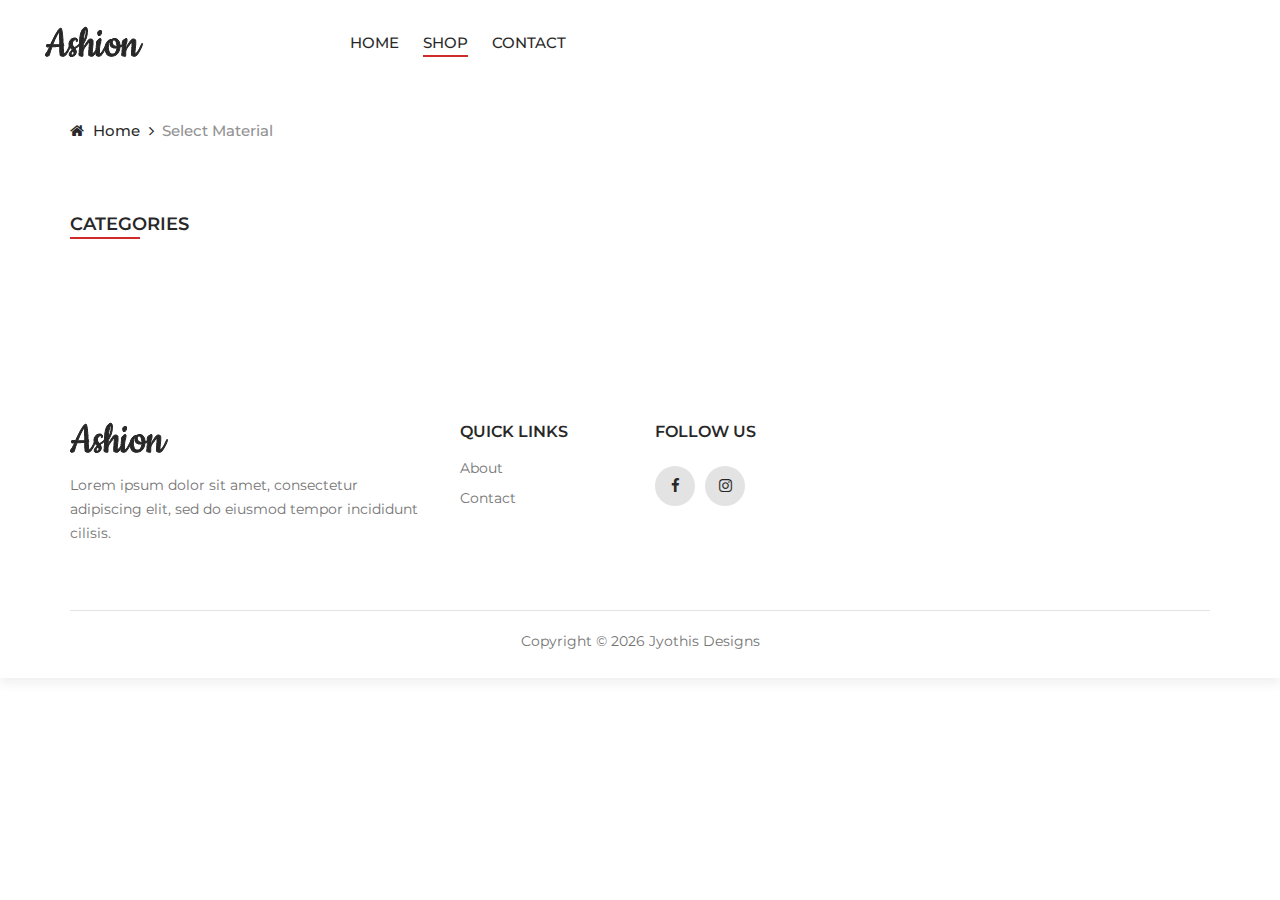
<file: material.html>
<!DOCTYPE html>
<html lang="en">

<head>
    <meta charset="UTF-8">
    <meta name="description" content="FILL ME">
    <meta name="keywords" content="FILL ME">
    <meta name="viewport" content="width=device-width, initial-scale=1.0">
    <meta http-equiv="X-UA-Compatible" content="ie=edge">
    <title>Jyothis Designs</title>

    <!-- Google Font -->
    <link href="https://fonts.googleapis.com/css2?family=Cookie&display=swap" rel="stylesheet">
    <link href="https://fonts.googleapis.com/css2?family=Montserrat:wght@400;500;600;700;800;900&display=swap"
        rel="stylesheet">

    <!-- Css Styles -->
    <link rel="stylesheet" href="css/bootstrap.min.css" type="text/css">
    <link rel="stylesheet" href="css/font-awesome.min.css" type="text/css">
    <link rel="stylesheet" href="css/elegant-icons.css" type="text/css">
    <link rel="stylesheet" href="css/jquery-ui.min.css" type="text/css">
    <link rel="stylesheet" href="css/magnific-popup.css" type="text/css">
    <link rel="stylesheet" href="css/owl.carousel.min.css" type="text/css">
    <link rel="stylesheet" href="css/slicknav.min.css" type="text/css">
    <link rel="stylesheet" href="css/style.css" type="text/css">
</head>

<body>
    <!-- Page Preloder -->
    <div id="preloder">
        <div class="loader"></div>
    </div>

    <!-- Offcanvas Menu Begin -->
    <div class="offcanvas-menu-overlay"></div>
    <div class="offcanvas-menu-wrapper">
        <div class="offcanvas__close">+</div>
        <!-- <ul class="offcanvas__widget">
            <li><span class="icon_search search-switch"></span></li>
            <li><a href="#"><span class="icon_heart_alt"></span>
                    <div class="tip">2</div>
                </a></li>
            <li><a href="#"><span class="icon_bag_alt"></span>
                    <div class="tip">2</div>
                </a></li>
        </ul> -->
        <div class="offcanvas__logo">
            <a href="./index.html"><img src="img/logo.png" alt=""></a>
        </div>
        <div id="mobile-menu-wrap"></div>
        <!-- <div class="offcanvas__auth">
            <a href="#">Login</a>
            <a href="#">Register</a>
        </div> -->
    </div>
    <!-- Offcanvas Menu End -->

    <!-- Header Section Begin -->
    <header class="header">
        <div class="container-fluid">
            <div class="row">
                <div class="col-xl-3 col-lg-2">
                    <div class="header__logo">
                        <a href="./index.html"><img src="img/logo.png" alt=""></a>
                    </div>
                </div>
                <div class="col-xl-6 col-lg-7">
                    <nav class="header__menu">
                        <ul>
                            <li><a href="./index.html">Home</a></li>
                            <!-- <li><a href="#">Women’s</a></li>
                            <li><a href="#">Men’s</a></li> -->
                            <li class="active"><a href="./material.html">Shop</a></li>
                            <!-- <li><a href="#">Pages</a>
                                <ul class="dropdown">
                                    <li><a href="./product-details.html">Product Details</a></li>
                                    <li><a href="./shop-cart.html">Shop Cart</a></li>
                                    <li><a href="./checkout.html">Checkout</a></li>
                                    <li><a href="./blog-details.html">Blog Details</a></li>
                                </ul>
                            </li> -->
                            <!-- <li><a href="./blog.html">Blog</a></li> -->
                            <li><a href="./contact.html">Contact</a></li>
                        </ul>
                    </nav>
                </div>
                <!--<div class="col-lg-3">
                    <div class="header__right">
                        <div class="header__right__auth">
                            <a href="#">Login</a>
                            <a href="#">Register</a>
                        </div>
                        <ul class="header__right__widget">
                            <li><span class="icon_search search-switch"></span></li>
                            <li><a href="#"><span class="icon_heart_alt"></span>
                                    <div class="tip">2</div>
                                </a></li>
                            <li><a href="#"><span class="icon_bag_alt"></span>
                                    <div class="tip">2</div>
                                </a></li>
                        </ul>
                    </div>
                </div>-->
            </div>
            <div class="canvas__open">
                <i class="fa fa-bars"></i>
            </div>
        </div>
        <!-- Header Section End -->

        <!-- Breadcrumb Begin -->
        <div class="breadcrumb-option">
            <div class="container">
                <div class="row">
                    <div class="col-lg-12">
                        <div class="breadcrumb__links">
                            <a href="./index.html"><i class="fa fa-home"></i> Home</a>
                            <span>Select Material</span>
                        </div>
                    </div>
                </div>
            </div>
        </div>
        <!-- Breadcrumb End -->

        <!-- Shop Section Begin -->
        <section class="shop spad">
            <div class="container">
                <div class="row">
                    <div class="col-lg-3 col-md-3">
                        <div class="shop__sidebar">
                            <div class="sidebar__categories">
                                <div class="section-title">
                                    <h4>Categories</h4>
                                </div>
                                <div class="categories__accordion">
                                    <div class="accordion" id="accordionExample">
                                        <!-- <div class="card">
                                            <div class="card-heading active">
                                                <a data-toggle="collapse" data-target="#collapseOne">Women</a>
                                            </div>
                                            <div id="collapseOne" class="collapse show" data-parent="#accordionExample">
                                                <div class="card-body">
                                                    <ul>
                                                        <li><a href="#">Coats</a></li>
                                                        <li><a href="#">Jackets</a></li>
                                                        <li><a href="#">Dresses</a></li>
                                                        <li><a href="#">Shirts</a></li>
                                                        <li><a href="#">T-shirts</a></li>
                                                        <li><a href="#">Jeans</a></li>
                                                    </ul>
                                                </div>
                                            </div>
                                        </div> -->
                                        <!-- <div class="card">
                                            <div class="card-heading">
                                                <a data-toggle="collapse" data-target="#collapseTwo">Kids</a>
                                            </div>
                                            <div id="collapseTwo" class="collapse" data-parent="#accordionExample">
                                                <div class="card-body">
                                                    <ul>
                                                        <li><a href="#">Coats</a></li>
                                                        <li><a href="#">Jackets</a></li>
                                                        <li><a href="#">Dresses</a></li>
                                                        <li><a href="#">Shirts</a></li>
                                                        <li><a href="#">T-shirts</a></li>
                                                        <li><a href="#">Jeans</a></li>
                                                    </ul>
                                                </div>
                                            </div>
                                        </div> -->
                                        <!-- <div class="card">
                                            <div class="card-heading">
                                                <a data-toggle="collapse" data-target="#collapseThree">Kids</a>
                                            </div>
                                            <div id="collapseThree" class="collapse" data-parent="#accordionExample">
                                                <div class="card-body">
                                                    <ul>
                                                        <li><a href="#">Coats</a></li>
                                                        <li><a href="#">Jackets</a></li>
                                                        <li><a href="#">Dresses</a></li>
                                                        <li><a href="#">Shirts</a></li>
                                                        <li><a href="#">T-shirts</a></li>
                                                        <li><a href="#">Jeans</a></li>
                                                    </ul>
                                                </div>
                                            </div>
                                        </div> -->
                                        <!-- <div class="card">
                                            <div class="card-heading">
                                                <a data-toggle="collapse" data-target="#collapseFour">Accessories</a>
                                            </div>
                                            <div id="collapseFour" class="collapse" data-parent="#accordionExample">
                                                <div class="card-body">
                                                    <ul>
                                                        <li><a href="#">Coats</a></li>
                                                        <li><a href="#">Jackets</a></li>
                                                        <li><a href="#">Dresses</a></li>
                                                        <li><a href="#">Shirts</a></li>
                                                        <li><a href="#">T-shirts</a></li>
                                                        <li><a href="#">Jeans</a></li>
                                                    </ul>
                                                </div>
                                            </div>
                                        </div> -->
                                        <!-- <div class="card">
                                            <div class="card-heading">
                                                <a data-toggle="collapse" data-target="#collapseFive">Cosmetic</a>
                                            </div>
                                            <div id="collapseFive" class="collapse" data-parent="#accordionExample">
                                                <div class="card-body">
                                                    <ul>
                                                        <li><a href="#">Coats</a></li>
                                                        <li><a href="#">Jackets</a></li>
                                                        <li><a href="#">Dresses</a></li>
                                                        <li><a href="#">Shirts</a></li>
                                                        <li><a href="#">T-shirts</a></li>
                                                        <li><a href="#">Jeans</a></li>
                                                    </ul>
                                                </div>
                                            </div>
                                        </div> -->
                                    </div>
                                </div>
                            </div>
                            <!-- <div class="sidebar__filter">
                                <div class="section-title">
                                    <h4>Shop by price</h4>
                                </div>
                                <div class="filter-range-wrap">
                                    <div class="price-range ui-slider ui-corner-all ui-slider-horizontal ui-widget ui-widget-content"
                                        data-min="33" data-max="99"></div>
                                    <div class="range-slider">
                                        <div class="price-input">
                                            <p>Price:</p>
                                            <input type="text" id="minamount">
                                            <input type="text" id="maxamount">
                                        </div>
                                    </div>
                                </div>
                                <a href="#">Filter</a>
                            </div> -->
                            <!-- <div class="sidebar__sizes">
                                <div class="section-title">
                                    <h4>Shop by size</h4>
                                </div>
                                <div class="size__list">
                                    <label for="xxs">
                                        xxs
                                        <input type="checkbox" id="xxs">
                                        <span class="checkmark"></span>
                                    </label>
                                    <label for="xs">
                                        xs
                                        <input type="checkbox" id="xs">
                                        <span class="checkmark"></span>
                                    </label>
                                    <label for="xss">
                                        xs-s
                                        <input type="checkbox" id="xss">
                                        <span class="checkmark"></span>
                                    </label>
                                    <label for="s">
                                        s
                                        <input type="checkbox" id="s">
                                        <span class="checkmark"></span>
                                    </label>
                                    <label for="m">
                                        m
                                        <input type="checkbox" id="m">
                                        <span class="checkmark"></span>
                                    </label>
                                    <label for="ml">
                                        m-l
                                        <input type="checkbox" id="ml">
                                        <span class="checkmark"></span>
                                    </label>
                                    <label for="l">
                                        l
                                        <input type="checkbox" id="l">
                                        <span class="checkmark"></span>
                                    </label>
                                    <label for="xl">
                                        xl
                                        <input type="checkbox" id="xl">
                                        <span class="checkmark"></span>
                                    </label>
                                </div>
                            </div> -->
                            <!-- <div class="sidebar__color">
                                <div class="section-title">
                                    <h4>Shop by size</h4>
                                </div>
                                <div class="size__list color__list">
                                    <label for="black">
                                        Blacks
                                        <input type="checkbox" id="black">
                                        <span class="checkmark"></span>
                                    </label>
                                    <label for="whites">
                                        Whites
                                        <input type="checkbox" id="whites">
                                        <span class="checkmark"></span>
                                    </label>
                                    <label for="reds">
                                        Reds
                                        <input type="checkbox" id="reds">
                                        <span class="checkmark"></span>
                                    </label>
                                    <label for="greys">
                                        Greys
                                        <input type="checkbox" id="greys">
                                        <span class="checkmark"></span>
                                    </label>
                                    <label for="blues">
                                        Blues
                                        <input type="checkbox" id="blues">
                                        <span class="checkmark"></span>
                                    </label>
                                    <label for="beige">
                                        Beige Tones
                                        <input type="checkbox" id="beige">
                                        <span class="checkmark"></span>
                                    </label>
                                    <label for="greens">
                                        Greens
                                        <input type="checkbox" id="greens">
                                        <span class="checkmark"></span>
                                    </label>
                                    <label for="yellows">
                                        Yellows
                                        <input type="checkbox" id="yellows">
                                        <span class="checkmark"></span>
                                    </label>
                                </div>
                            </div> -->
                        </div>
                    </div>
                    <div class="col-lg-9 col-md-9">
                        <div class="row" id="material-s-0">
                            <!-- <div class="col-lg-4 col-md-6">
                                <div class="product__item">
                                    <div class="product__item__pic set-bg" data-setbg="img/shop/shop-1.jpg">
                                        <div class="label new">New</div>
                                        <ul class="product__hover">
                                            <li><a href="img/shop/shop-1.jpg" class="image-popup"><span
                                                        class="arrow_expand"></span></a></li>
                                            <li><a href="#"><span class="icon_heart_alt"></span></a></li>
                                            <li><a href="#"><span class="icon_bag_alt"></span></a></li>
                                        </ul>
                                    </div>
                                    <div class="product__item__text">
                                        <h6><a href="#">Furry hooded parka</a></h6>
                                        <div class="rating">
                                            <i class="fa fa-star"></i>
                                            <i class="fa fa-star"></i>
                                            <i class="fa fa-star"></i>
                                            <i class="fa fa-star"></i>
                                            <i class="fa fa-star"></i>
                                        </div>
                                        <div class="product__price">$ 59.0</div>
                                    </div>
                                </div>
                            </div>
                            <div class="col-lg-4 col-md-6">
                                <div class="product__item">
                                    <div class="product__item__pic set-bg" data-setbg="img/shop/shop-2.jpg">
                                        <ul class="product__hover">
                                            <li><a href="img/shop/shop-2.jpg" class="image-popup"><span
                                                        class="arrow_expand"></span></a></li>
                                            <li><a href="#"><span class="icon_heart_alt"></span></a></li>
                                            <li><a href="#"><span class="icon_bag_alt"></span></a></li>
                                        </ul>
                                    </div>
                                    <div class="product__item__text">
                                        <h6><a href="#">Flowy striped skirt</a></h6>
                                        <div class="rating">
                                            <i class="fa fa-star"></i>
                                            <i class="fa fa-star"></i>
                                            <i class="fa fa-star"></i>
                                            <i class="fa fa-star"></i>
                                            <i class="fa fa-star"></i>
                                        </div>
                                        <div class="product__price">$ 49.0</div>
                                    </div>
                                </div>
                            </div>
                            <div class="col-lg-4 col-md-6">
                                <div class="product__item">
                                    <div class="product__item__pic set-bg" data-setbg="img/shop/shop-3.jpg">
                                        <ul class="product__hover">
                                            <li><a href="img/shop/shop-3.jpg" class="image-popup"><span
                                                        class="arrow_expand"></span></a></li>
                                            <li><a href="#"><span class="icon_heart_alt"></span></a></li>
                                            <li><a href="#"><span class="icon_bag_alt"></span></a></li>
                                        </ul>
                                    </div>
                                    <div class="product__item__text">
                                        <h6><a href="#">Croc-effect bag</a></h6>
                                        <div class="rating">
                                            <i class="fa fa-star"></i>
                                            <i class="fa fa-star"></i>
                                            <i class="fa fa-star"></i>
                                            <i class="fa fa-star"></i>
                                            <i class="fa fa-star"></i>
                                        </div>
                                        <div class="product__price">$ 59.0</div>
                                    </div>
                                </div>
                            </div>
                            <div class="col-lg-4 col-md-6">
                                <div class="product__item">
                                    <div class="product__item__pic set-bg" data-setbg="img/shop/shop-4.jpg">
                                        <ul class="product__hover">
                                            <li><a href="img/shop/shop-4.jpg" class="image-popup"><span
                                                        class="arrow_expand"></span></a></li>
                                            <li><a href="#"><span class="icon_heart_alt"></span></a></li>
                                            <li><a href="#"><span class="icon_bag_alt"></span></a></li>
                                        </ul>
                                    </div>
                                    <div class="product__item__text">
                                        <h6><a href="#">Dark wash Xavi jeans</a></h6>
                                        <div class="rating">
                                            <i class="fa fa-star"></i>
                                            <i class="fa fa-star"></i>
                                            <i class="fa fa-star"></i>
                                            <i class="fa fa-star"></i>
                                            <i class="fa fa-star"></i>
                                        </div>
                                        <div class="product__price">$ 59.0</div>
                                    </div>
                                </div>
                            </div>
                            <div class="col-lg-4 col-md-6">
                                <div class="product__item sale">
                                    <div class="product__item__pic set-bg" data-setbg="img/shop/shop-5.jpg">
                                        <div class="label">Sale</div>
                                        <ul class="product__hover">
                                            <li><a href="img/shop/shop-5.jpg" class="image-popup"><span
                                                        class="arrow_expand"></span></a></li>
                                            <li><a href="#"><span class="icon_heart_alt"></span></a></li>
                                            <li><a href="#"><span class="icon_bag_alt"></span></a></li>
                                        </ul>
                                    </div>
                                    <div class="product__item__text">
                                        <h6><a href="#">Ankle-cuff sandals</a></h6>
                                        <div class="rating">
                                            <i class="fa fa-star"></i>
                                            <i class="fa fa-star"></i>
                                            <i class="fa fa-star"></i>
                                            <i class="fa fa-star"></i>
                                            <i class="fa fa-star"></i>
                                        </div>
                                        <div class="product__price">$ 49.0 <span>$ 59.0</span></div>
                                    </div>
                                </div>
                            </div>
                            <div class="col-lg-4 col-md-6">
                                <div class="product__item">
                                    <div class="product__item__pic set-bg" data-setbg="img/shop/shop-6.jpg">
                                        <ul class="product__hover">
                                            <li><a href="img/shop/shop-6.jpg" class="image-popup"><span
                                                        class="arrow_expand"></span></a></li>
                                            <li><a href="#"><span class="icon_heart_alt"></span></a></li>
                                            <li><a href="#"><span class="icon_bag_alt"></span></a></li>
                                        </ul>
                                    </div>
                                    <div class="product__item__text">
                                        <h6><a href="#">Contrasting sunglasses</a></h6>
                                        <div class="rating">
                                            <i class="fa fa-star"></i>
                                            <i class="fa fa-star"></i>
                                            <i class="fa fa-star"></i>
                                            <i class="fa fa-star"></i>
                                            <i class="fa fa-star"></i>
                                        </div>
                                        <div class="product__price">$ 59.0</div>
                                    </div>
                                </div>
                            </div>
                            <div class="col-lg-4 col-md-6">
                                <div class="product__item">
                                    <div class="product__item__pic set-bg" data-setbg="img/shop/shop-7.jpg">
                                        <ul class="product__hover">
                                            <li><a href="img/shop/shop-7.jpg" class="image-popup"><span
                                                        class="arrow_expand"></span></a></li>
                                            <li><a href="#"><span class="icon_heart_alt"></span></a></li>
                                            <li><a href="#"><span class="icon_bag_alt"></span></a></li>
                                        </ul>
                                    </div>
                                    <div class="product__item__text">
                                        <h6><a href="#">Circular pendant earrings</a></h6>
                                        <div class="rating">
                                            <i class="fa fa-star"></i>
                                            <i class="fa fa-star"></i>
                                            <i class="fa fa-star"></i>
                                            <i class="fa fa-star"></i>
                                            <i class="fa fa-star"></i>
                                        </div>
                                        <div class="product__price">$ 59.0</div>
                                    </div>
                                </div>
                            </div>
                            <div class="col-lg-4 col-md-6">
                                <div class="product__item">
                                    <div class="product__item__pic set-bg" data-setbg="img/shop/shop-8.jpg">
                                        <div class="label stockout stockblue">Out Of Stock</div>
                                        <ul class="product__hover">
                                            <li><a href="img/shop/shop-8.jpg" class="image-popup"><span
                                                        class="arrow_expand"></span></a></li>
                                            <li><a href="#"><span class="icon_heart_alt"></span></a></li>
                                            <li><a href="#"><span class="icon_bag_alt"></span></a></li>
                                        </ul>
                                    </div>
                                    <div class="product__item__text">
                                        <h6><a href="#">Cotton T-Shirt</a></h6>
                                        <div class="rating">
                                            <i class="fa fa-star"></i>
                                            <i class="fa fa-star"></i>
                                            <i class="fa fa-star"></i>
                                            <i class="fa fa-star"></i>
                                            <i class="fa fa-star"></i>
                                        </div>
                                        <div class="product__price">$ 59.0</div>
                                    </div>
                                </div>
                            </div>
                            <div class="col-lg-4 col-md-6">
                                <div class="product__item sale">
                                    <div class="product__item__pic set-bg" data-setbg="img/shop/shop-9.jpg">
                                        <div class="label">Sale</div>
                                        <ul class="product__hover">
                                            <li><a href="img/shop/shop-9.jpg" class="image-popup"><span
                                                        class="arrow_expand"></span></a></li>
                                            <li><a href="#"><span class="icon_heart_alt"></span></a></li>
                                            <li><a href="#"><span class="icon_bag_alt"></span></a></li>
                                        </ul>
                                    </div>
                                    <div class="product__item__text">
                                        <h6><a href="#">Water resistant zips backpack</a></h6>
                                        <div class="rating">
                                            <i class="fa fa-star"></i>
                                            <i class="fa fa-star"></i>
                                            <i class="fa fa-star"></i>
                                            <i class="fa fa-star"></i>
                                            <i class="fa fa-star"></i>
                                        </div>
                                        <div class="product__price">$ 49.0 <span>$ 59.0</span></div>
                                    </div>
                                </div>
                            </div>
                            <div class="col-lg-12 text-center">
                                <div class="pagination__option">
                                    <a href="#">1</a>
                                    <a href="#">2</a>
                                    <a href="#">3</a>
                                    <a href="#"><i class="fa fa-angle-right"></i></a>
                                </div>
                            </div> -->
                        </div>
                    </div>
                </div>
            </div>
        </section>
        <!-- Shop Section End -->

        <!-- Instagram Begin -->
        <div class="instagram">
            <div class="container-fluid">
                <div class="row" id="insta-s-0">
                    <!--<div class="col-lg-2 col-md-4 col-sm-4 p-0">
                        <div class="instagram__item set-bg" data-setbg="img/instagram/insta-1.jpg">
                            <div class="instagram__text">
                                <i class="fa fa-instagram"></i>
                                <a href="#">@ ashion_shop</a>
                            </div>
                        </div>
                    </div>
                    <div class="col-lg-2 col-md-4 col-sm-4 p-0">
                        <div class="instagram__item set-bg" data-setbg="img/instagram/insta-2.jpg">
                            <div class="instagram__text">
                                <i class="fa fa-instagram"></i>
                                <a href="#">@ ashion_shop</a>
                            </div>
                        </div>
                    </div>
                    <div class="col-lg-2 col-md-4 col-sm-4 p-0">
                        <div class="instagram__item set-bg" data-setbg="img/instagram/insta-3.jpg">
                            <div class="instagram__text">
                                <i class="fa fa-instagram"></i>
                                <a href="#">@ ashion_shop</a>
                            </div>
                        </div>
                    </div>
                    <div class="col-lg-2 col-md-4 col-sm-4 p-0">
                        <div class="instagram__item set-bg" data-setbg="img/instagram/insta-4.jpg">
                            <div class="instagram__text">
                                <i class="fa fa-instagram"></i>
                                <a href="#">@ ashion_shop</a>
                            </div>
                        </div>
                    </div>
                    <div class="col-lg-2 col-md-4 col-sm-4 p-0">
                        <div class="instagram__item set-bg" data-setbg="img/instagram/insta-5.jpg">
                            <div class="instagram__text">
                                <i class="fa fa-instagram"></i>
                                <a href="#">@ ashion_shop</a>
                            </div>
                        </div>
                    </div>
                    <div class="col-lg-2 col-md-4 col-sm-4 p-0">
                        <div class="instagram__item set-bg" data-setbg="img/instagram/insta-6.jpg">
                            <div class="instagram__text">
                                <i class="fa fa-instagram"></i>
                                <a href="#">@ ashion_shop</a>
                            </div>
                        </div>
                    </div>-->
                </div>
            </div>
        </div>
        <!-- Instagram End -->

        <!-- Footer Section Begin -->
        <footer class="footer">
            <div class="container">
                <div class="row">
                    <div class="col-lg-4 col-md-6 col-sm-7">
                        <div class="footer__about">
                            <div class="footer__logo">
                                <a href="./index.html"><img src="img/logo.png" alt=""></a>
                            </div>
                            <p>Lorem ipsum dolor sit amet, consectetur adipiscing elit, sed do eiusmod tempor incididunt
                                cilisis.</p>
                            <!--<div class="footer__payment">
                                <a href="#"><img src="img/payment/payment-1.png" alt=""></a>
                                <a href="#"><img src="img/payment/payment-2.png" alt=""></a>
                                <a href="#"><img src="img/payment/payment-3.png" alt=""></a>
                                <a href="#"><img src="img/payment/payment-4.png" alt=""></a>
                                <a href="#"><img src="img/payment/payment-5.png" alt=""></a>
                            </div>-->
                        </div>
                    </div>
                    <div class="col-lg-2 col-md-3 col-sm-5">
                        <div class="footer__widget">
                            <h6>Quick links</h6>
                            <ul>
                                <li><a href="#">About</a></li>
                                <li><a href="#">Contact</a></li>
                            </ul>
                        </div>
                    </div>
                    <!--<div class="col-lg-2 col-md-3 col-sm-4">
                        <div class="footer__widget">
                            <h6>Account</h6>
                            <ul>
                                <li><a href="#">My Account</a></li>
                                <li><a href="#">Orders Tracking</a></li>
                                <li><a href="#">Checkout</a></li>
                                <li><a href="#">Wishlist</a></li>
                            </ul>
                        </div>
                    </div>-->
                    <div class="col-lg-2 col-md-3 col-sm-4">
                        <div class="footer__newslatter">
                            <h6>FOLLOW US</h6>
                            <!--<form action="#">
                                <input type="text" placeholder="Email">
                                <button type="submit" class="site-btn">Subscribe</button>
                            </form>-->
                            <div class="footer__social">
                                <a href="#"><i class="fa fa-facebook"></i></a>
                                <a href="#"><i class="fa fa-instagram"></i></a>
                                <!--<a href="#"><i class="fa fa-twitter"></i></a>
                                <a href="#"><i class="fa fa-youtube-play"></i></a>
                                <a href="#"><i class="fa fa-pinterest"></i></a>-->
                            </div>
                        </div>
                    </div>
                </div>
                <div class="row">
                    <div class="col-lg-12">
                        <!-- Link back to Colorlib can't be removed. Template is licensed under CC BY 3.0. -->
                        <div class="footer__copyright__text">
                            <p style="display: none;">Copyright &copy;
                                <script>document.write(new Date().getFullYear());</script> All rights reserved | This
                                template is made with <i class="fa fa-heart" aria-hidden="true"></i> by <a
                                    href="https://colorlib.com" target="_blank">Colorlib</a>
                            </p>
                            <p>Copyright &copy;
                                <script>document.write(new Date().getFullYear());</script> Jyothis Designs
                            </p>
                        </div>
                        <!-- Link back to Colorlib can't be removed. Template is licensed under CC BY 3.0. -->
                    </div>
                </div>
            </div>
        </footer>
        <!-- Footer Section End -->

        <!-- Search Begin -->
        <div class="search-model">
            <div class="h-100 d-flex align-items-center justify-content-center">
                <div class="search-close-switch">+</div>
                <form class="search-model-form">
                    <input type="text" id="search-input" placeholder="Search here.....">
                </form>
            </div>
        </div>
        <!-- Search End -->

        <!-- Js Plugins -->

        <script src="js/jquery-3.3.1.min.js"></script>
        <script src="js/bootstrap.min.js"></script>
        <script src="js/jquery.magnific-popup.min.js"></script>
        <script src="js/jquery-ui.min.js"></script>
        <script src="js/mixitup.min.js"></script>
        <script src="js/jquery.countdown.min.js"></script>
        <script src="js/jquery.slicknav.js"></script>
        <script src="js/owl.carousel.min.js"></script>
        <script src="js/jquery.nicescroll.min.js"></script>
        <script type="module" src="js/jparse-material.js"></script>
        <script src="js/main.js"></script>
</body>

</html>
</file>
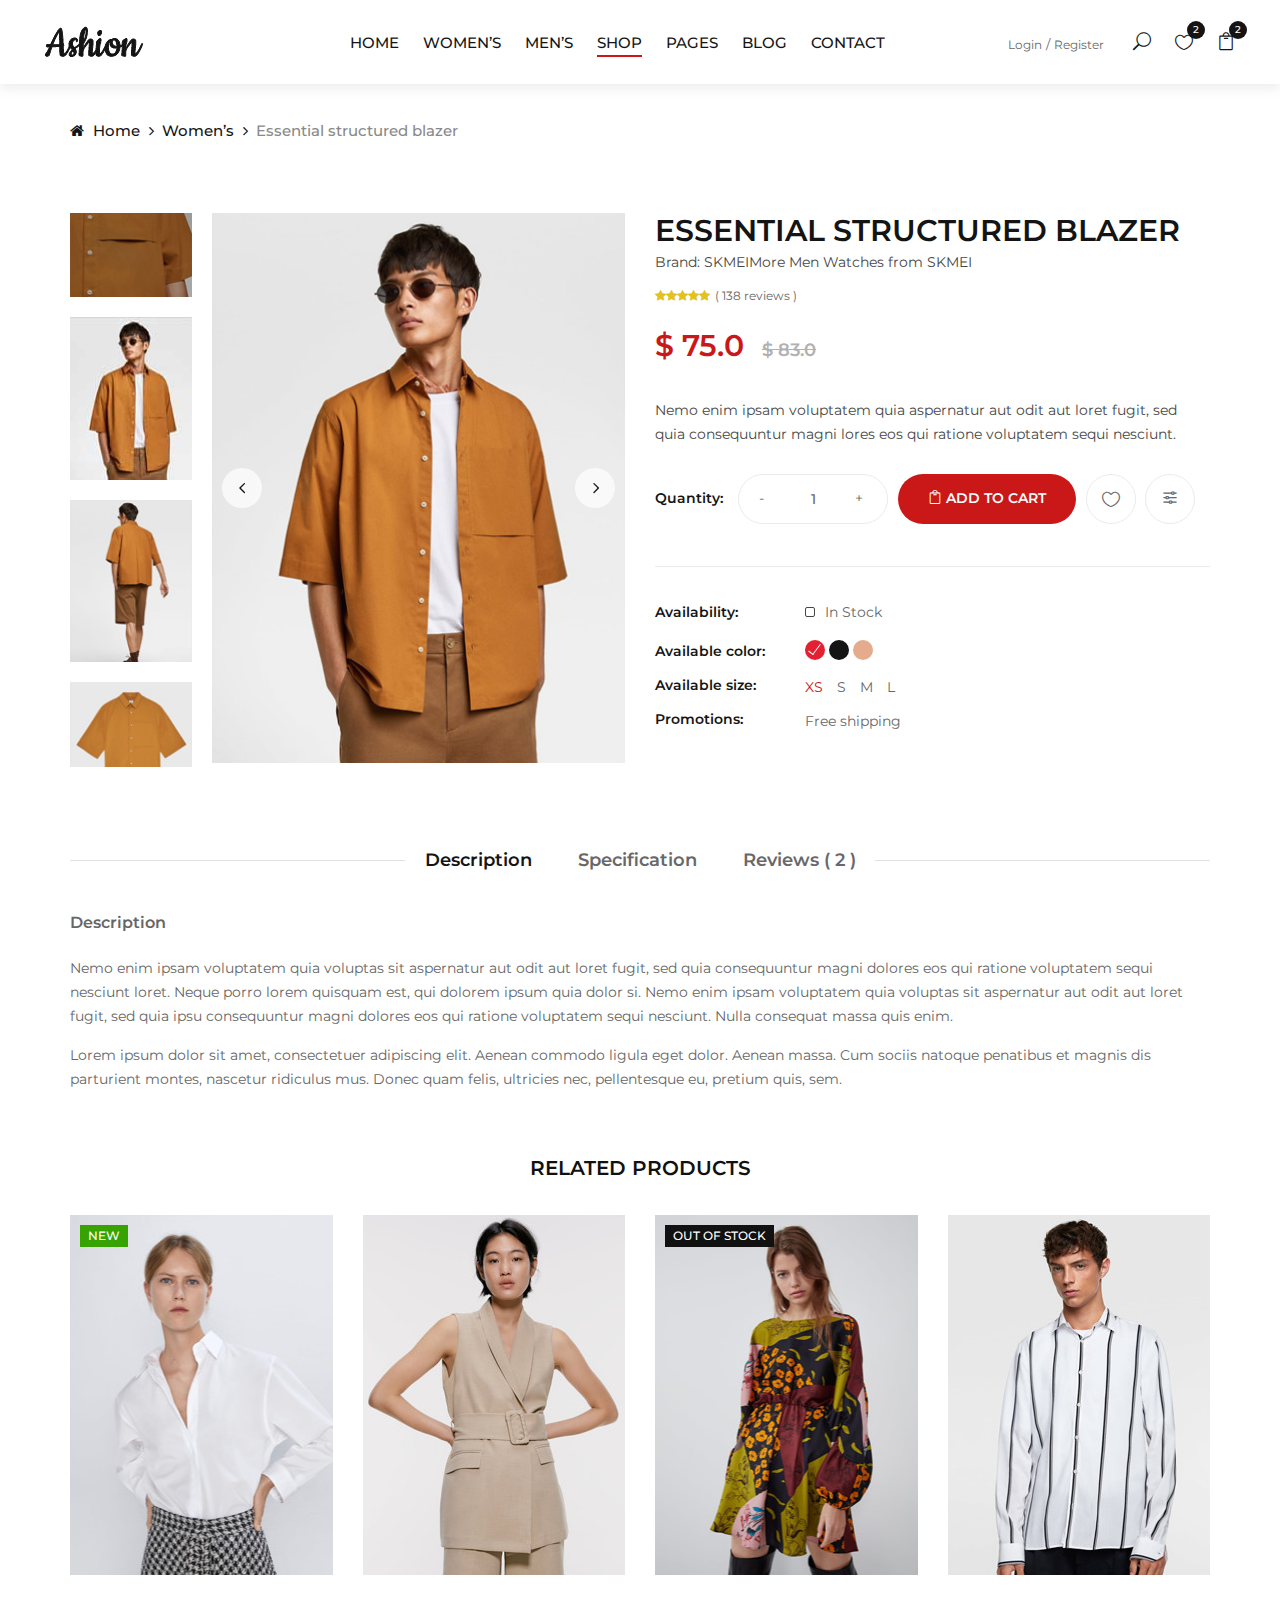
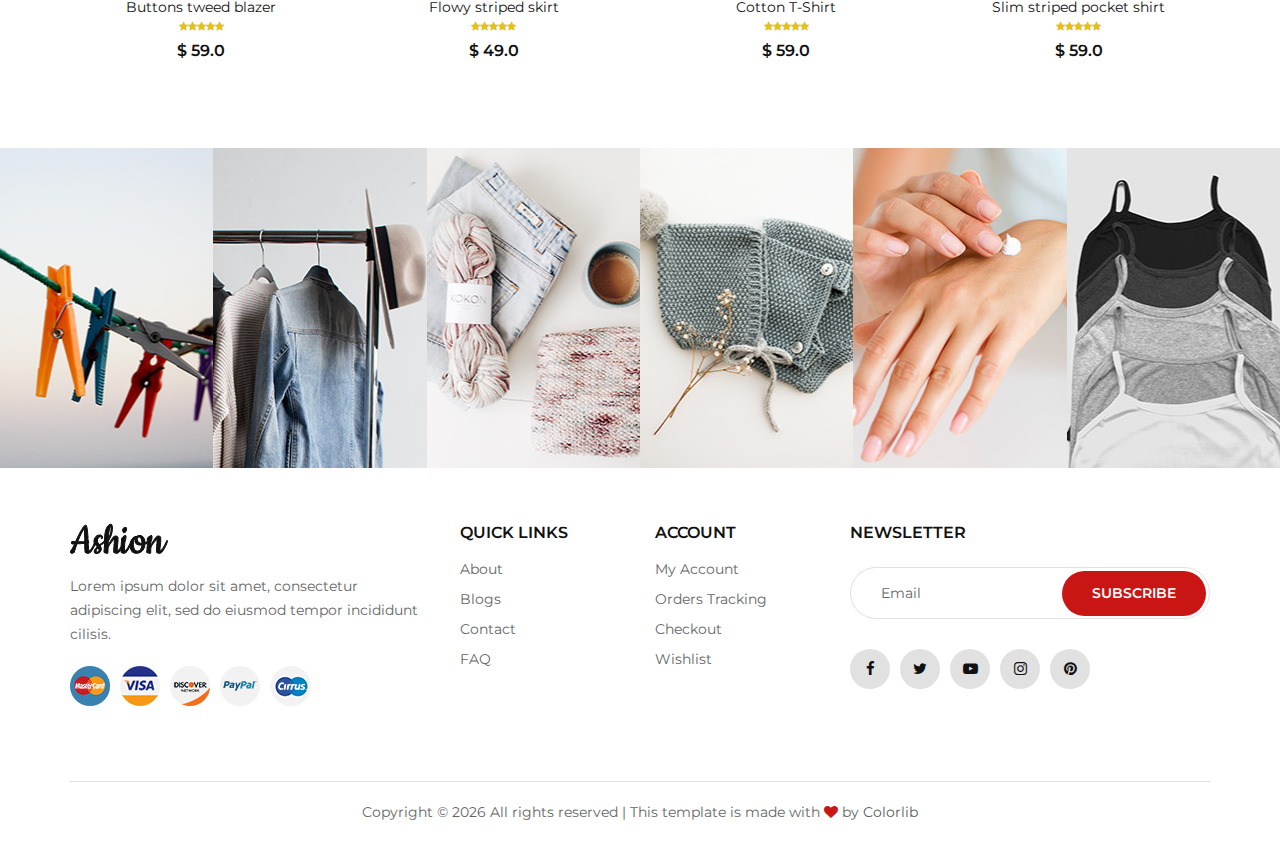
<file: product-details.html>
<!DOCTYPE html>
<html lang="zxx">

<head>
    <meta charset="UTF-8">
    <meta name="description" content="Ashion Template">
    <meta name="keywords" content="Ashion, unica, creative, html">
    <meta name="viewport" content="width=device-width, initial-scale=1.0">
    <meta http-equiv="X-UA-Compatible" content="ie=edge">
    <title>Ashion | Template</title>

    <!-- Google Font -->
    <link href="https://fonts.googleapis.com/css2?family=Cookie&display=swap" rel="stylesheet">
    <link href="https://fonts.googleapis.com/css2?family=Montserrat:wght@400;500;600;700;800;900&display=swap"
    rel="stylesheet">

    <!-- Css Styles -->
    <link rel="stylesheet" href="css/bootstrap.min.css" type="text/css">
    <link rel="stylesheet" href="css/font-awesome.min.css" type="text/css">
    <link rel="stylesheet" href="css/elegant-icons.css" type="text/css">
    <link rel="stylesheet" href="css/jquery-ui.min.css" type="text/css">
    <link rel="stylesheet" href="css/magnific-popup.css" type="text/css">
    <link rel="stylesheet" href="css/owl.carousel.min.css" type="text/css">
    <link rel="stylesheet" href="css/slicknav.min.css" type="text/css">
    <link rel="stylesheet" href="css/style.css" type="text/css">
</head>

<body>
    <!-- Page Preloder -->
    <div id="preloder">
        <div class="loader"></div>
    </div>

    <!-- Offcanvas Menu Begin -->
    <div class="offcanvas-menu-overlay"></div>
    <div class="offcanvas-menu-wrapper">
        <div class="offcanvas__close">+</div>
        <ul class="offcanvas__widget">
            <li><span class="icon_search search-switch"></span></li>
            <li><a href="#"><span class="icon_heart_alt"></span>
                <div class="tip">2</div>
            </a></li>
            <li><a href="#"><span class="icon_bag_alt"></span>
                <div class="tip">2</div>
            </a></li>
        </ul>
        <div class="offcanvas__logo">
            <a href="./index.html"><img src="img/logo.png" alt=""></a>
        </div>
        <div id="mobile-menu-wrap"></div>
        <div class="offcanvas__auth">
            <a href="#">Login</a>
            <a href="#">Register</a>
        </div>
    </div>
    <!-- Offcanvas Menu End -->

    <!-- Header Section Begin -->
    <header class="header">
        <div class="container-fluid">
            <div class="row">
                <div class="col-xl-3 col-lg-2">
                    <div class="header__logo">
                        <a href="./index.html"><img src="img/logo.png" alt=""></a>
                    </div>
                </div>
                <div class="col-xl-6 col-lg-7">
                    <nav class="header__menu">
                        <ul>
                            <li><a href="./index.html">Home</a></li>
                            <li><a href="#">Women’s</a></li>
                            <li><a href="#">Men’s</a></li>
                            <li class="active"><a href="./shop.html">Shop</a></li>
                            <li><a href="#">Pages</a>
                                <ul class="dropdown">
                                    <li><a href="./product-details.html">Product Details</a></li>
                                    <li><a href="./shop-cart.html">Shop Cart</a></li>
                                    <li><a href="./checkout.html">Checkout</a></li>
                                    <li><a href="./blog-details.html">Blog Details</a></li>
                                </ul>
                            </li>
                            <li><a href="./blog.html">Blog</a></li>
                            <li><a href="./contact.html">Contact</a></li>
                        </ul>
                    </nav>
                </div>
                <div class="col-lg-3">
                    <div class="header__right">
                        <div class="header__right__auth">
                            <a href="#">Login</a>
                            <a href="#">Register</a>
                        </div>
                        <ul class="header__right__widget">
                            <li><span class="icon_search search-switch"></span></li>
                            <li><a href="#"><span class="icon_heart_alt"></span>
                                <div class="tip">2</div>
                            </a></li>
                            <li><a href="#"><span class="icon_bag_alt"></span>
                                <div class="tip">2</div>
                            </a></li>
                        </ul>
                    </div>
                </div>
            </div>
            <div class="canvas__open">
                <i class="fa fa-bars"></i>
            </div>
        </div>
    </header>
    <!-- Header Section End -->

    <!-- Breadcrumb Begin -->
    <div class="breadcrumb-option">
        <div class="container">
            <div class="row">
                <div class="col-lg-12">
                    <div class="breadcrumb__links">
                        <a href="./index.html"><i class="fa fa-home"></i> Home</a>
                        <a href="#">Women’s </a>
                        <span>Essential structured blazer</span>
                    </div>
                </div>
            </div>
        </div>
    </div>
    <!-- Breadcrumb End -->

    <!-- Product Details Section Begin -->
    <section class="product-details spad">
        <div class="container">
            <div class="row">
                <div class="col-lg-6">
                    <div class="product__details__pic">
                        <div class="product__details__pic__left product__thumb nice-scroll">
                            <a class="pt active" href="#product-1">
                                <img src="img/product/details/thumb-1.jpg" alt="">
                            </a>
                            <a class="pt" href="#product-2">
                                <img src="img/product/details/thumb-2.jpg" alt="">
                            </a>
                            <a class="pt" href="#product-3">
                                <img src="img/product/details/thumb-3.jpg" alt="">
                            </a>
                            <a class="pt" href="#product-4">
                                <img src="img/product/details/thumb-4.jpg" alt="">
                            </a>
                        </div>
                        <div class="product__details__slider__content">
                            <div class="product__details__pic__slider owl-carousel">
                                <img data-hash="product-1" class="product__big__img" src="img/product/details/product-1.jpg" alt="">
                                <img data-hash="product-2" class="product__big__img" src="img/product/details/product-3.jpg" alt="">
                                <img data-hash="product-3" class="product__big__img" src="img/product/details/product-2.jpg" alt="">
                                <img data-hash="product-4" class="product__big__img" src="img/product/details/product-4.jpg" alt="">
                            </div>
                        </div>
                    </div>
                </div>
                <div class="col-lg-6">
                    <div class="product__details__text">
                        <h3>Essential structured blazer <span>Brand: SKMEIMore Men Watches from SKMEI</span></h3>
                        <div class="rating">
                            <i class="fa fa-star"></i>
                            <i class="fa fa-star"></i>
                            <i class="fa fa-star"></i>
                            <i class="fa fa-star"></i>
                            <i class="fa fa-star"></i>
                            <span>( 138 reviews )</span>
                        </div>
                        <div class="product__details__price">$ 75.0 <span>$ 83.0</span></div>
                        <p>Nemo enim ipsam voluptatem quia aspernatur aut odit aut loret fugit, sed quia consequuntur
                        magni lores eos qui ratione voluptatem sequi nesciunt.</p>
                        <div class="product__details__button">
                            <div class="quantity">
                                <span>Quantity:</span>
                                <div class="pro-qty">
                                    <input type="text" value="1">
                                </div>
                            </div>
                            <a href="#" class="cart-btn"><span class="icon_bag_alt"></span> Add to cart</a>
                            <ul>
                                <li><a href="#"><span class="icon_heart_alt"></span></a></li>
                                <li><a href="#"><span class="icon_adjust-horiz"></span></a></li>
                            </ul>
                        </div>
                        <div class="product__details__widget">
                            <ul>
                                <li>
                                    <span>Availability:</span>
                                    <div class="stock__checkbox">
                                        <label for="stockin">
                                            In Stock
                                            <input type="checkbox" id="stockin">
                                            <span class="checkmark"></span>
                                        </label>
                                    </div>
                                </li>
                                <li>
                                    <span>Available color:</span>
                                    <div class="color__checkbox">
                                        <label for="red">
                                            <input type="radio" name="color__radio" id="red" checked>
                                            <span class="checkmark"></span>
                                        </label>
                                        <label for="black">
                                            <input type="radio" name="color__radio" id="black">
                                            <span class="checkmark black-bg"></span>
                                        </label>
                                        <label for="grey">
                                            <input type="radio" name="color__radio" id="grey">
                                            <span class="checkmark grey-bg"></span>
                                        </label>
                                    </div>
                                </li>
                                <li>
                                    <span>Available size:</span>
                                    <div class="size__btn">
                                        <label for="xs-btn" class="active">
                                            <input type="radio" id="xs-btn">
                                            xs
                                        </label>
                                        <label for="s-btn">
                                            <input type="radio" id="s-btn">
                                            s
                                        </label>
                                        <label for="m-btn">
                                            <input type="radio" id="m-btn">
                                            m
                                        </label>
                                        <label for="l-btn">
                                            <input type="radio" id="l-btn">
                                            l
                                        </label>
                                    </div>
                                </li>
                                <li>
                                    <span>Promotions:</span>
                                    <p>Free shipping</p>
                                </li>
                            </ul>
                        </div>
                    </div>
                </div>
                <div class="col-lg-12">
                    <div class="product__details__tab">
                        <ul class="nav nav-tabs" role="tablist">
                            <li class="nav-item">
                                <a class="nav-link active" data-toggle="tab" href="#tabs-1" role="tab">Description</a>
                            </li>
                            <li class="nav-item">
                                <a class="nav-link" data-toggle="tab" href="#tabs-2" role="tab">Specification</a>
                            </li>
                            <li class="nav-item">
                                <a class="nav-link" data-toggle="tab" href="#tabs-3" role="tab">Reviews ( 2 )</a>
                            </li>
                        </ul>
                        <div class="tab-content">
                            <div class="tab-pane active" id="tabs-1" role="tabpanel">
                                <h6>Description</h6>
                                <p>Nemo enim ipsam voluptatem quia voluptas sit aspernatur aut odit aut loret fugit, sed
                                    quia consequuntur magni dolores eos qui ratione voluptatem sequi nesciunt loret.
                                    Neque porro lorem quisquam est, qui dolorem ipsum quia dolor si. Nemo enim ipsam
                                    voluptatem quia voluptas sit aspernatur aut odit aut loret fugit, sed quia ipsu
                                    consequuntur magni dolores eos qui ratione voluptatem sequi nesciunt. Nulla
                                consequat massa quis enim.</p>
                                <p>Lorem ipsum dolor sit amet, consectetuer adipiscing elit. Aenean commodo ligula eget
                                    dolor. Aenean massa. Cum sociis natoque penatibus et magnis dis parturient montes,
                                    nascetur ridiculus mus. Donec quam felis, ultricies nec, pellentesque eu, pretium
                                quis, sem.</p>
                            </div>
                            <div class="tab-pane" id="tabs-2" role="tabpanel">
                                <h6>Specification</h6>
                                <p>Nemo enim ipsam voluptatem quia voluptas sit aspernatur aut odit aut loret fugit, sed
                                    quia consequuntur magni dolores eos qui ratione voluptatem sequi nesciunt loret.
                                    Neque porro lorem quisquam est, qui dolorem ipsum quia dolor si. Nemo enim ipsam
                                    voluptatem quia voluptas sit aspernatur aut odit aut loret fugit, sed quia ipsu
                                    consequuntur magni dolores eos qui ratione voluptatem sequi nesciunt. Nulla
                                consequat massa quis enim.</p>
                                <p>Lorem ipsum dolor sit amet, consectetuer adipiscing elit. Aenean commodo ligula eget
                                    dolor. Aenean massa. Cum sociis natoque penatibus et magnis dis parturient montes,
                                    nascetur ridiculus mus. Donec quam felis, ultricies nec, pellentesque eu, pretium
                                quis, sem.</p>
                            </div>
                            <div class="tab-pane" id="tabs-3" role="tabpanel">
                                <h6>Reviews ( 2 )</h6>
                                <p>Nemo enim ipsam voluptatem quia voluptas sit aspernatur aut odit aut loret fugit, sed
                                    quia consequuntur magni dolores eos qui ratione voluptatem sequi nesciunt loret.
                                    Neque porro lorem quisquam est, qui dolorem ipsum quia dolor si. Nemo enim ipsam
                                    voluptatem quia voluptas sit aspernatur aut odit aut loret fugit, sed quia ipsu
                                    consequuntur magni dolores eos qui ratione voluptatem sequi nesciunt. Nulla
                                consequat massa quis enim.</p>
                                <p>Lorem ipsum dolor sit amet, consectetuer adipiscing elit. Aenean commodo ligula eget
                                    dolor. Aenean massa. Cum sociis natoque penatibus et magnis dis parturient montes,
                                    nascetur ridiculus mus. Donec quam felis, ultricies nec, pellentesque eu, pretium
                                quis, sem.</p>
                            </div>
                        </div>
                    </div>
                </div>
            </div>
            <div class="row">
                <div class="col-lg-12 text-center">
                    <div class="related__title">
                        <h5>RELATED PRODUCTS</h5>
                    </div>
                </div>
                <div class="col-lg-3 col-md-4 col-sm-6">
                    <div class="product__item">
                        <div class="product__item__pic set-bg" data-setbg="img/product/related/rp-1.jpg">
                            <div class="label new">New</div>
                            <ul class="product__hover">
                                <li><a href="img/product/related/rp-1.jpg" class="image-popup"><span class="arrow_expand"></span></a></li>
                                <li><a href="#"><span class="icon_heart_alt"></span></a></li>
                                <li><a href="#"><span class="icon_bag_alt"></span></a></li>
                            </ul>
                        </div>
                        <div class="product__item__text">
                            <h6><a href="#">Buttons tweed blazer</a></h6>
                            <div class="rating">
                                <i class="fa fa-star"></i>
                                <i class="fa fa-star"></i>
                                <i class="fa fa-star"></i>
                                <i class="fa fa-star"></i>
                                <i class="fa fa-star"></i>
                            </div>
                            <div class="product__price">$ 59.0</div>
                        </div>
                    </div>
                </div>
                <div class="col-lg-3 col-md-4 col-sm-6">
                    <div class="product__item">
                        <div class="product__item__pic set-bg" data-setbg="img/product/related/rp-2.jpg">
                            <ul class="product__hover">
                                <li><a href="img/product/related/rp-2.jpg" class="image-popup"><span class="arrow_expand"></span></a></li>
                                <li><a href="#"><span class="icon_heart_alt"></span></a></li>
                                <li><a href="#"><span class="icon_bag_alt"></span></a></li>
                            </ul>
                        </div>
                        <div class="product__item__text">
                            <h6><a href="#">Flowy striped skirt</a></h6>
                            <div class="rating">
                                <i class="fa fa-star"></i>
                                <i class="fa fa-star"></i>
                                <i class="fa fa-star"></i>
                                <i class="fa fa-star"></i>
                                <i class="fa fa-star"></i>
                            </div>
                            <div class="product__price">$ 49.0</div>
                        </div>
                    </div>
                </div>
                <div class="col-lg-3 col-md-4 col-sm-6">
                    <div class="product__item">
                        <div class="product__item__pic set-bg" data-setbg="img/product/related/rp-3.jpg">
                            <div class="label stockout">out of stock</div>
                            <ul class="product__hover">
                                <li><a href="img/product/related/rp-3.jpg" class="image-popup"><span class="arrow_expand"></span></a></li>
                                <li><a href="#"><span class="icon_heart_alt"></span></a></li>
                                <li><a href="#"><span class="icon_bag_alt"></span></a></li>
                            </ul>
                        </div>
                        <div class="product__item__text">
                            <h6><a href="#">Cotton T-Shirt</a></h6>
                            <div class="rating">
                                <i class="fa fa-star"></i>
                                <i class="fa fa-star"></i>
                                <i class="fa fa-star"></i>
                                <i class="fa fa-star"></i>
                                <i class="fa fa-star"></i>
                            </div>
                            <div class="product__price">$ 59.0</div>
                        </div>
                    </div>
                </div>
                <div class="col-lg-3 col-md-4 col-sm-6">
                    <div class="product__item">
                        <div class="product__item__pic set-bg" data-setbg="img/product/related/rp-4.jpg">
                            <ul class="product__hover">
                                <li><a href="img/product/related/rp-4.jpg" class="image-popup"><span class="arrow_expand"></span></a></li>
                                <li><a href="#"><span class="icon_heart_alt"></span></a></li>
                                <li><a href="#"><span class="icon_bag_alt"></span></a></li>
                            </ul>
                        </div>
                        <div class="product__item__text">
                            <h6><a href="#">Slim striped pocket shirt</a></h6>
                            <div class="rating">
                                <i class="fa fa-star"></i>
                                <i class="fa fa-star"></i>
                                <i class="fa fa-star"></i>
                                <i class="fa fa-star"></i>
                                <i class="fa fa-star"></i>
                            </div>
                            <div class="product__price">$ 59.0</div>
                        </div>
                    </div>
                </div>
            </div>
        </div>
    </section>
    <!-- Product Details Section End -->

    <!-- Instagram Begin -->
    <div class="instagram">
        <div class="container-fluid">
            <div class="row">
                <div class="col-lg-2 col-md-4 col-sm-4 p-0">
                    <div class="instagram__item set-bg" data-setbg="img/instagram/insta-1.jpg">
                        <div class="instagram__text">
                            <i class="fa fa-instagram"></i>
                            <a href="#">@ ashion_shop</a>
                        </div>
                    </div>
                </div>
                <div class="col-lg-2 col-md-4 col-sm-4 p-0">
                    <div class="instagram__item set-bg" data-setbg="img/instagram/insta-2.jpg">
                        <div class="instagram__text">
                            <i class="fa fa-instagram"></i>
                            <a href="#">@ ashion_shop</a>
                        </div>
                    </div>
                </div>
                <div class="col-lg-2 col-md-4 col-sm-4 p-0">
                    <div class="instagram__item set-bg" data-setbg="img/instagram/insta-3.jpg">
                        <div class="instagram__text">
                            <i class="fa fa-instagram"></i>
                            <a href="#">@ ashion_shop</a>
                        </div>
                    </div>
                </div>
                <div class="col-lg-2 col-md-4 col-sm-4 p-0">
                    <div class="instagram__item set-bg" data-setbg="img/instagram/insta-4.jpg">
                        <div class="instagram__text">
                            <i class="fa fa-instagram"></i>
                            <a href="#">@ ashion_shop</a>
                        </div>
                    </div>
                </div>
                <div class="col-lg-2 col-md-4 col-sm-4 p-0">
                    <div class="instagram__item set-bg" data-setbg="img/instagram/insta-5.jpg">
                        <div class="instagram__text">
                            <i class="fa fa-instagram"></i>
                            <a href="#">@ ashion_shop</a>
                        </div>
                    </div>
                </div>
                <div class="col-lg-2 col-md-4 col-sm-4 p-0">
                    <div class="instagram__item set-bg" data-setbg="img/instagram/insta-6.jpg">
                        <div class="instagram__text">
                            <i class="fa fa-instagram"></i>
                            <a href="#">@ ashion_shop</a>
                        </div>
                    </div>
                </div>
            </div>
        </div>
    </div>
    <!-- Instagram End -->

    <!-- Footer Section Begin -->
    <footer class="footer">
        <div class="container">
            <div class="row">
                <div class="col-lg-4 col-md-6 col-sm-7">
                    <div class="footer__about">
                        <div class="footer__logo">
                            <a href="./index.html"><img src="img/logo.png" alt=""></a>
                        </div>
                        <p>Lorem ipsum dolor sit amet, consectetur adipiscing elit, sed do eiusmod tempor incididunt
                        cilisis.</p>
                        <div class="footer__payment">
                            <a href="#"><img src="img/payment/payment-1.png" alt=""></a>
                            <a href="#"><img src="img/payment/payment-2.png" alt=""></a>
                            <a href="#"><img src="img/payment/payment-3.png" alt=""></a>
                            <a href="#"><img src="img/payment/payment-4.png" alt=""></a>
                            <a href="#"><img src="img/payment/payment-5.png" alt=""></a>
                        </div>
                    </div>
                </div>
                <div class="col-lg-2 col-md-3 col-sm-5">
                    <div class="footer__widget">
                        <h6>Quick links</h6>
                        <ul>
                            <li><a href="#">About</a></li>
                            <li><a href="#">Blogs</a></li>
                            <li><a href="#">Contact</a></li>
                            <li><a href="#">FAQ</a></li>
                        </ul>
                    </div>
                </div>
                <div class="col-lg-2 col-md-3 col-sm-4">
                    <div class="footer__widget">
                        <h6>Account</h6>
                        <ul>
                            <li><a href="#">My Account</a></li>
                            <li><a href="#">Orders Tracking</a></li>
                            <li><a href="#">Checkout</a></li>
                            <li><a href="#">Wishlist</a></li>
                        </ul>
                    </div>
                </div>
                <div class="col-lg-4 col-md-8 col-sm-8">
                    <div class="footer__newslatter">
                        <h6>NEWSLETTER</h6>
                        <form action="#">
                            <input type="text" placeholder="Email">
                            <button type="submit" class="site-btn">Subscribe</button>
                        </form>
                        <div class="footer__social">
                            <a href="#"><i class="fa fa-facebook"></i></a>
                            <a href="#"><i class="fa fa-twitter"></i></a>
                            <a href="#"><i class="fa fa-youtube-play"></i></a>
                            <a href="#"><i class="fa fa-instagram"></i></a>
                            <a href="#"><i class="fa fa-pinterest"></i></a>
                        </div>
                    </div>
                </div>
            </div>
            <div class="row">
                <div class="col-lg-12">
                    <!-- Link back to Colorlib can't be removed. Template is licensed under CC BY 3.0. -->
                    <div class="footer__copyright__text">
                        <p>Copyright &copy; <script>document.write(new Date().getFullYear());</script> All rights reserved | This template is made with <i class="fa fa-heart" aria-hidden="true"></i> by <a href="https://colorlib.com" target="_blank">Colorlib</a></p>
                    </div>
                    <!-- Link back to Colorlib can't be removed. Template is licensed under CC BY 3.0. -->
                </div>
            </div>
        </div>
    </footer>
    <!-- Footer Section End -->

    <!-- Search Begin -->
    <div class="search-model">
        <div class="h-100 d-flex align-items-center justify-content-center">
            <div class="search-close-switch">+</div>
            <form class="search-model-form">
                <input type="text" id="search-input" placeholder="Search here.....">
            </form>
        </div>
    </div>
    <!-- Search End -->

    <!-- Js Plugins -->
    <script src="js/jquery-3.3.1.min.js"></script>
    <script src="js/bootstrap.min.js"></script>
    <script src="js/jquery.magnific-popup.min.js"></script>
    <script src="js/jquery-ui.min.js"></script>
    <script src="js/mixitup.min.js"></script>
    <script src="js/jquery.countdown.min.js"></script>
    <script src="js/jquery.slicknav.js"></script>
    <script src="js/owl.carousel.min.js"></script>
    <script src="js/jquery.nicescroll.min.js"></script>
    <script src="js/main.js"></script>
</body>

</html>
</file>
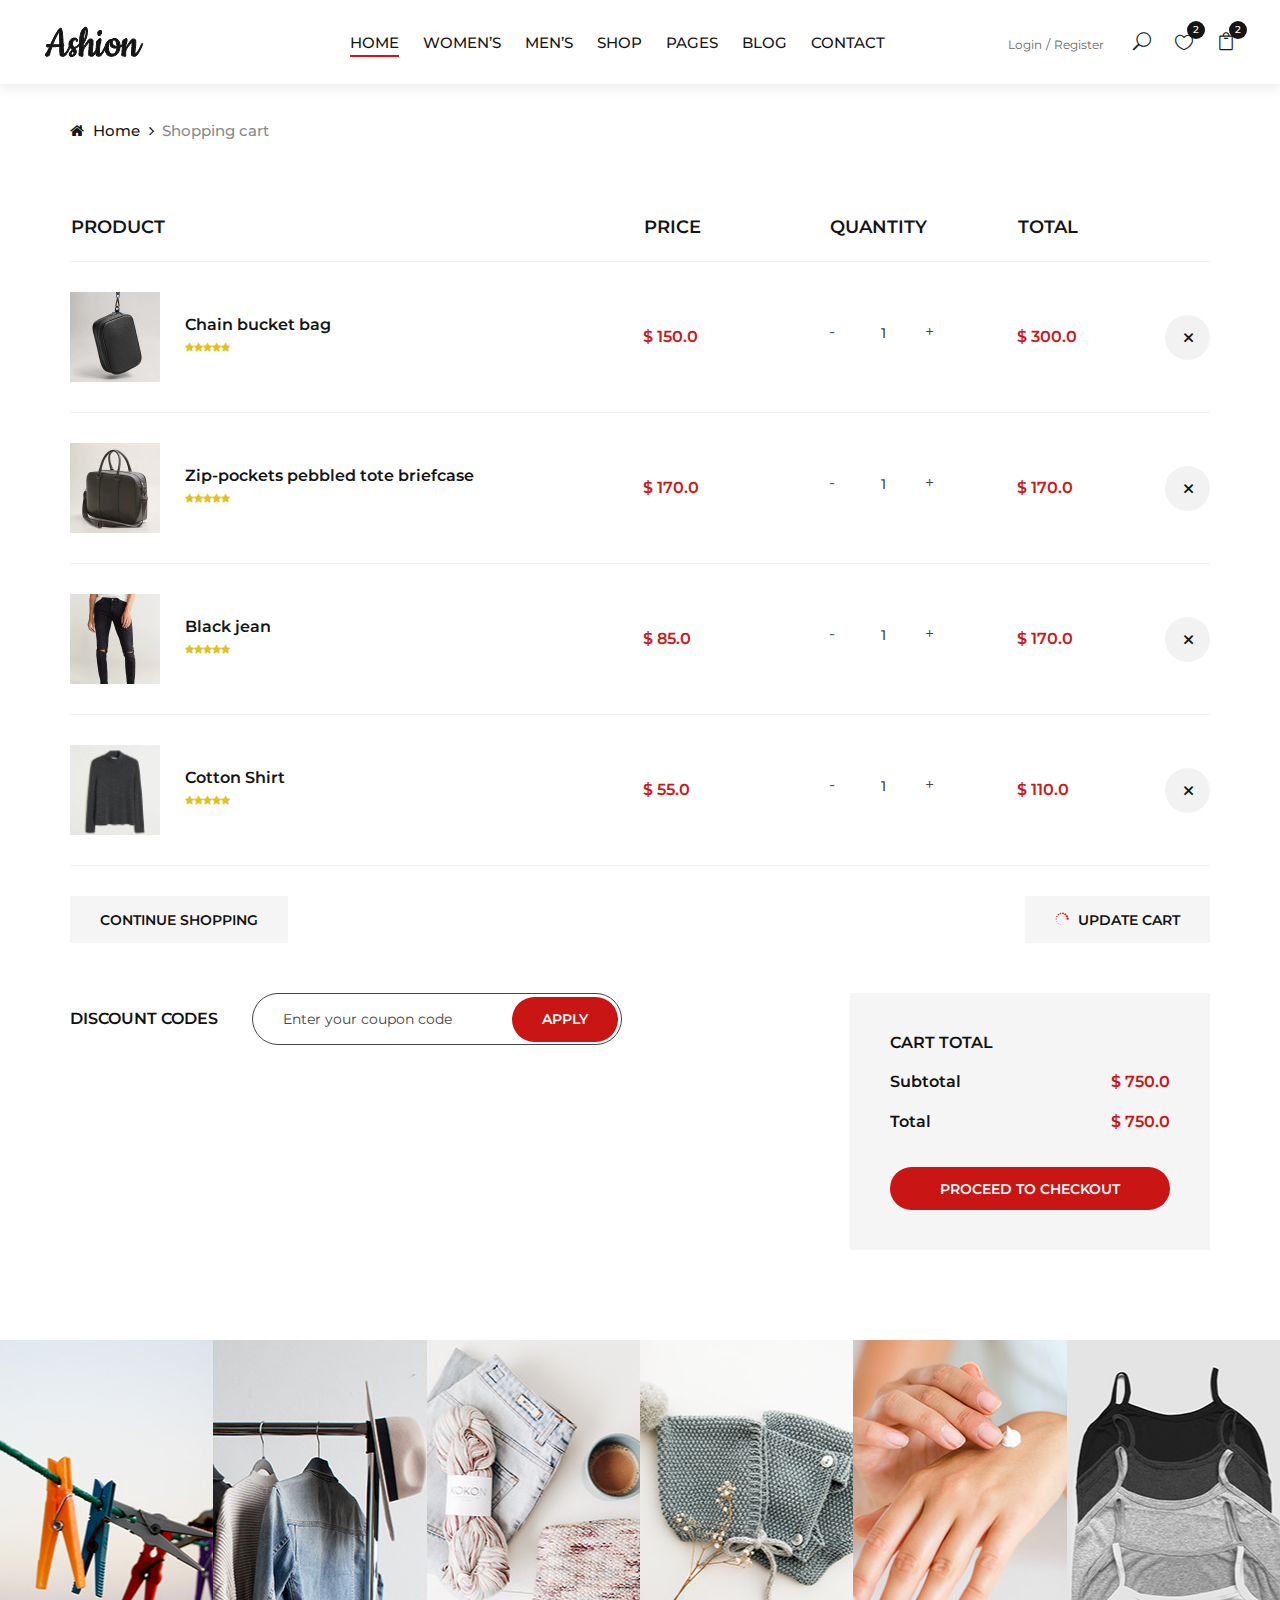
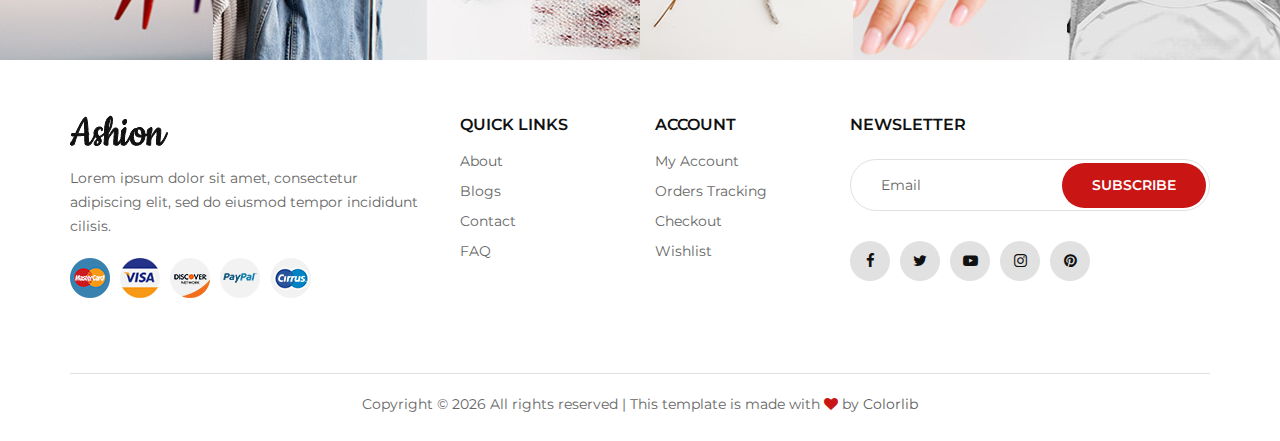
<file: shop-cart.html>
<!DOCTYPE html>
<html lang="zxx">

<head>
    <meta charset="UTF-8">
    <meta name="description" content="Ashion Template">
    <meta name="keywords" content="Ashion, unica, creative, html">
    <meta name="viewport" content="width=device-width, initial-scale=1.0">
    <meta http-equiv="X-UA-Compatible" content="ie=edge">
    <title>Ashion | Template</title>

    <!-- Google Font -->
    <link href="https://fonts.googleapis.com/css2?family=Cookie&display=swap" rel="stylesheet">
    <link href="https://fonts.googleapis.com/css2?family=Montserrat:wght@400;500;600;700;800;900&display=swap"
    rel="stylesheet">

    <!-- Css Styles -->
    <link rel="stylesheet" href="css/bootstrap.min.css" type="text/css">
    <link rel="stylesheet" href="css/font-awesome.min.css" type="text/css">
    <link rel="stylesheet" href="css/elegant-icons.css" type="text/css">
    <link rel="stylesheet" href="css/jquery-ui.min.css" type="text/css">
    <link rel="stylesheet" href="css/magnific-popup.css" type="text/css">
    <link rel="stylesheet" href="css/owl.carousel.min.css" type="text/css">
    <link rel="stylesheet" href="css/slicknav.min.css" type="text/css">
    <link rel="stylesheet" href="css/style.css" type="text/css">
</head>

<body>
    <!-- Page Preloder -->
    <div id="preloder">
        <div class="loader"></div>
    </div>

    <!-- Offcanvas Menu Begin -->
    <div class="offcanvas-menu-overlay"></div>
    <div class="offcanvas-menu-wrapper">
        <div class="offcanvas__close">+</div>
        <ul class="offcanvas__widget">
            <li><span class="icon_search search-switch"></span></li>
            <li><a href="#"><span class="icon_heart_alt"></span>
                <div class="tip">2</div>
            </a></li>
            <li><a href="#"><span class="icon_bag_alt"></span>
                <div class="tip">2</div>
            </a></li>
        </ul>
        <div class="offcanvas__logo">
            <a href="./index.html"><img src="img/logo.png" alt=""></a>
        </div>
        <div id="mobile-menu-wrap"></div>
        <div class="offcanvas__auth">
            <a href="#">Login</a>
            <a href="#">Register</a>
        </div>
    </div>
    <!-- Offcanvas Menu End -->

    <!-- Header Section Begin -->
    <header class="header">
        <div class="container-fluid">
            <div class="row">
                <div class="col-xl-3 col-lg-2">
                    <div class="header__logo">
                        <a href="./index.html"><img src="img/logo.png" alt=""></a>
                    </div>
                </div>
                <div class="col-xl-6 col-lg-7">
                    <nav class="header__menu">
                        <ul>
                            <li class="active"><a href="./index.html">Home</a></li>
                            <li><a href="#">Women’s</a></li>
                            <li><a href="#">Men’s</a></li>
                            <li><a href="./shop.html">Shop</a></li>
                            <li><a href="#">Pages</a>
                                <ul class="dropdown">
                                    <li><a href="./product-details.html">Product Details</a></li>
                                    <li><a href="./shop-cart.html">Shop Cart</a></li>
                                    <li><a href="./checkout.html">Checkout</a></li>
                                    <li><a href="./blog-details.html">Blog Details</a></li>
                                </ul>
                            </li>
                            <li><a href="./blog.html">Blog</a></li>
                            <li><a href="./contact.html">Contact</a></li>
                        </ul>
                    </nav>
                </div>
                <div class="col-lg-3">
                    <div class="header__right">
                        <div class="header__right__auth">
                            <a href="#">Login</a>
                            <a href="#">Register</a>
                        </div>
                        <ul class="header__right__widget">
                            <li><span class="icon_search search-switch"></span></li>
                            <li><a href="#"><span class="icon_heart_alt"></span>
                                <div class="tip">2</div>
                            </a></li>
                            <li><a href="#"><span class="icon_bag_alt"></span>
                                <div class="tip">2</div>
                            </a></li>
                        </ul>
                    </div>
                </div>
            </div>
            <div class="canvas__open">
                <i class="fa fa-bars"></i>
            </div>
        </div>
    </header>
    <!-- Header Section End -->

    <!-- Breadcrumb Begin -->
    <div class="breadcrumb-option">
        <div class="container">
            <div class="row">
                <div class="col-lg-12">
                    <div class="breadcrumb__links">
                        <a href="./index.html"><i class="fa fa-home"></i> Home</a>
                        <span>Shopping cart</span>
                    </div>
                </div>
            </div>
        </div>
    </div>
    <!-- Breadcrumb End -->

    <!-- Shop Cart Section Begin -->
    <section class="shop-cart spad">
        <div class="container">
            <div class="row">
                <div class="col-lg-12">
                    <div class="shop__cart__table">
                        <table>
                            <thead>
                                <tr>
                                    <th>Product</th>
                                    <th>Price</th>
                                    <th>Quantity</th>
                                    <th>Total</th>
                                    <th></th>
                                </tr>
                            </thead>
                            <tbody>
                                <tr>
                                    <td class="cart__product__item">
                                        <img src="img/shop-cart/cp-1.jpg" alt="">
                                        <div class="cart__product__item__title">
                                            <h6>Chain bucket bag</h6>
                                            <div class="rating">
                                                <i class="fa fa-star"></i>
                                                <i class="fa fa-star"></i>
                                                <i class="fa fa-star"></i>
                                                <i class="fa fa-star"></i>
                                                <i class="fa fa-star"></i>
                                            </div>
                                        </div>
                                    </td>
                                    <td class="cart__price">$ 150.0</td>
                                    <td class="cart__quantity">
                                        <div class="pro-qty">
                                            <input type="text" value="1">
                                        </div>
                                    </td>
                                    <td class="cart__total">$ 300.0</td>
                                    <td class="cart__close"><span class="icon_close"></span></td>
                                </tr>
                                <tr>
                                    <td class="cart__product__item">
                                        <img src="img/shop-cart/cp-2.jpg" alt="">
                                        <div class="cart__product__item__title">
                                            <h6>Zip-pockets pebbled tote briefcase</h6>
                                            <div class="rating">
                                                <i class="fa fa-star"></i>
                                                <i class="fa fa-star"></i>
                                                <i class="fa fa-star"></i>
                                                <i class="fa fa-star"></i>
                                                <i class="fa fa-star"></i>
                                            </div>
                                        </div>
                                    </td>
                                    <td class="cart__price">$ 170.0</td>
                                    <td class="cart__quantity">
                                        <div class="pro-qty">
                                            <input type="text" value="1">
                                        </div>
                                    </td>
                                    <td class="cart__total">$ 170.0</td>
                                    <td class="cart__close"><span class="icon_close"></span></td>
                                </tr>
                                <tr>
                                    <td class="cart__product__item">
                                        <img src="img/shop-cart/cp-3.jpg" alt="">
                                        <div class="cart__product__item__title">
                                            <h6>Black jean</h6>
                                            <div class="rating">
                                                <i class="fa fa-star"></i>
                                                <i class="fa fa-star"></i>
                                                <i class="fa fa-star"></i>
                                                <i class="fa fa-star"></i>
                                                <i class="fa fa-star"></i>
                                            </div>
                                        </div>
                                    </td>
                                    <td class="cart__price">$ 85.0</td>
                                    <td class="cart__quantity">
                                        <div class="pro-qty">
                                            <input type="text" value="1">
                                        </div>
                                    </td>
                                    <td class="cart__total">$ 170.0</td>
                                    <td class="cart__close"><span class="icon_close"></span></td>
                                </tr>
                                <tr>
                                    <td class="cart__product__item">
                                        <img src="img/shop-cart/cp-4.jpg" alt="">
                                        <div class="cart__product__item__title">
                                            <h6>Cotton Shirt</h6>
                                            <div class="rating">
                                                <i class="fa fa-star"></i>
                                                <i class="fa fa-star"></i>
                                                <i class="fa fa-star"></i>
                                                <i class="fa fa-star"></i>
                                                <i class="fa fa-star"></i>
                                            </div>
                                        </div>
                                    </td>
                                    <td class="cart__price">$ 55.0</td>
                                    <td class="cart__quantity">
                                        <div class="pro-qty">
                                            <input type="text" value="1">
                                        </div>
                                    </td>
                                    <td class="cart__total">$ 110.0</td>
                                    <td class="cart__close"><span class="icon_close"></span></td>
                                </tr>
                            </tbody>
                        </table>
                    </div>
                </div>
            </div>
            <div class="row">
                <div class="col-lg-6 col-md-6 col-sm-6">
                    <div class="cart__btn">
                        <a href="#">Continue Shopping</a>
                    </div>
                </div>
                <div class="col-lg-6 col-md-6 col-sm-6">
                    <div class="cart__btn update__btn">
                        <a href="#"><span class="icon_loading"></span> Update cart</a>
                    </div>
                </div>
            </div>
            <div class="row">
                <div class="col-lg-6">
                    <div class="discount__content">
                        <h6>Discount codes</h6>
                        <form action="#">
                            <input type="text" placeholder="Enter your coupon code">
                            <button type="submit" class="site-btn">Apply</button>
                        </form>
                    </div>
                </div>
                <div class="col-lg-4 offset-lg-2">
                    <div class="cart__total__procced">
                        <h6>Cart total</h6>
                        <ul>
                            <li>Subtotal <span>$ 750.0</span></li>
                            <li>Total <span>$ 750.0</span></li>
                        </ul>
                        <a href="#" class="primary-btn">Proceed to checkout</a>
                    </div>
                </div>
            </div>
        </div>
    </section>
    <!-- Shop Cart Section End -->

    <!-- Instagram Begin -->
    <div class="instagram">
        <div class="container-fluid">
            <div class="row">
                <div class="col-lg-2 col-md-4 col-sm-4 p-0">
                    <div class="instagram__item set-bg" data-setbg="img/instagram/insta-1.jpg">
                        <div class="instagram__text">
                            <i class="fa fa-instagram"></i>
                            <a href="#">@ ashion_shop</a>
                        </div>
                    </div>
                </div>
                <div class="col-lg-2 col-md-4 col-sm-4 p-0">
                    <div class="instagram__item set-bg" data-setbg="img/instagram/insta-2.jpg">
                        <div class="instagram__text">
                            <i class="fa fa-instagram"></i>
                            <a href="#">@ ashion_shop</a>
                        </div>
                    </div>
                </div>
                <div class="col-lg-2 col-md-4 col-sm-4 p-0">
                    <div class="instagram__item set-bg" data-setbg="img/instagram/insta-3.jpg">
                        <div class="instagram__text">
                            <i class="fa fa-instagram"></i>
                            <a href="#">@ ashion_shop</a>
                        </div>
                    </div>
                </div>
                <div class="col-lg-2 col-md-4 col-sm-4 p-0">
                    <div class="instagram__item set-bg" data-setbg="img/instagram/insta-4.jpg">
                        <div class="instagram__text">
                            <i class="fa fa-instagram"></i>
                            <a href="#">@ ashion_shop</a>
                        </div>
                    </div>
                </div>
                <div class="col-lg-2 col-md-4 col-sm-4 p-0">
                    <div class="instagram__item set-bg" data-setbg="img/instagram/insta-5.jpg">
                        <div class="instagram__text">
                            <i class="fa fa-instagram"></i>
                            <a href="#">@ ashion_shop</a>
                        </div>
                    </div>
                </div>
                <div class="col-lg-2 col-md-4 col-sm-4 p-0">
                    <div class="instagram__item set-bg" data-setbg="img/instagram/insta-6.jpg">
                        <div class="instagram__text">
                            <i class="fa fa-instagram"></i>
                            <a href="#">@ ashion_shop</a>
                        </div>
                    </div>
                </div>
            </div>
        </div>
    </div>
    <!-- Instagram End -->

    <!-- Footer Section Begin -->
    <footer class="footer">
        <div class="container">
            <div class="row">
                <div class="col-lg-4 col-md-6 col-sm-7">
                    <div class="footer__about">
                        <div class="footer__logo">
                            <a href="./index.html"><img src="img/logo.png" alt=""></a>
                        </div>
                        <p>Lorem ipsum dolor sit amet, consectetur adipiscing elit, sed do eiusmod tempor incididunt
                        cilisis.</p>
                        <div class="footer__payment">
                            <a href="#"><img src="img/payment/payment-1.png" alt=""></a>
                            <a href="#"><img src="img/payment/payment-2.png" alt=""></a>
                            <a href="#"><img src="img/payment/payment-3.png" alt=""></a>
                            <a href="#"><img src="img/payment/payment-4.png" alt=""></a>
                            <a href="#"><img src="img/payment/payment-5.png" alt=""></a>
                        </div>
                    </div>
                </div>
                <div class="col-lg-2 col-md-3 col-sm-5">
                    <div class="footer__widget">
                        <h6>Quick links</h6>
                        <ul>
                            <li><a href="#">About</a></li>
                            <li><a href="#">Blogs</a></li>
                            <li><a href="#">Contact</a></li>
                            <li><a href="#">FAQ</a></li>
                        </ul>
                    </div>
                </div>
                <div class="col-lg-2 col-md-3 col-sm-4">
                    <div class="footer__widget">
                        <h6>Account</h6>
                        <ul>
                            <li><a href="#">My Account</a></li>
                            <li><a href="#">Orders Tracking</a></li>
                            <li><a href="#">Checkout</a></li>
                            <li><a href="#">Wishlist</a></li>
                        </ul>
                    </div>
                </div>
                <div class="col-lg-4 col-md-8 col-sm-8">
                    <div class="footer__newslatter">
                        <h6>NEWSLETTER</h6>
                        <form action="#">
                            <input type="text" placeholder="Email">
                            <button type="submit" class="site-btn">Subscribe</button>
                        </form>
                        <div class="footer__social">
                            <a href="#"><i class="fa fa-facebook"></i></a>
                            <a href="#"><i class="fa fa-twitter"></i></a>
                            <a href="#"><i class="fa fa-youtube-play"></i></a>
                            <a href="#"><i class="fa fa-instagram"></i></a>
                            <a href="#"><i class="fa fa-pinterest"></i></a>
                        </div>
                    </div>
                </div>
            </div>
            <div class="row">
                <div class="col-lg-12">
                    <!-- Link back to Colorlib can't be removed. Template is licensed under CC BY 3.0. -->
                    <div class="footer__copyright__text">
                        <p>Copyright &copy; <script>document.write(new Date().getFullYear());</script> All rights reserved | This template is made with <i class="fa fa-heart" aria-hidden="true"></i> by <a href="https://colorlib.com" target="_blank">Colorlib</a></p>
                    </div>
                    <!-- Link back to Colorlib can't be removed. Template is licensed under CC BY 3.0. -->
                </div>
            </div>
        </div>
    </footer>
    <!-- Footer Section End -->

    <!-- Search Begin -->
    <div class="search-model">
        <div class="h-100 d-flex align-items-center justify-content-center">
            <div class="search-close-switch">+</div>
            <form class="search-model-form">
                <input type="text" id="search-input" placeholder="Search here.....">
            </form>
        </div>
    </div>
    <!-- Search End -->

    <!-- Js Plugins -->
    <script src="js/jquery-3.3.1.min.js"></script>
    <script src="js/bootstrap.min.js"></script>
    <script src="js/jquery.magnific-popup.min.js"></script>
    <script src="js/jquery-ui.min.js"></script>
    <script src="js/mixitup.min.js"></script>
    <script src="js/jquery.countdown.min.js"></script>
    <script src="js/jquery.slicknav.js"></script>
    <script src="js/owl.carousel.min.js"></script>
    <script src="js/jquery.nicescroll.min.js"></script>
    <script src="js/main.js"></script>
</body>

</html>
</file>
<file: css/elegant-icons.css>
@font-face {
	font-family: 'ElegantIcons';
	src:url('../fonts/ElegantIcons.eot');
	src:url('../fonts/ElegantIcons.eot?#iefix') format('embedded-opentype'),
		url('../fonts/ElegantIcons.woff') format('woff'),
		url('../fonts/ElegantIcons.ttf') format('truetype'),
		url('../fonts/ElegantIcons.svg#ElegantIcons') format('svg');
	font-weight: normal;
	font-style: normal;
}

/* Use the following CSS code if you want to use data attributes for inserting your icons */
[data-icon]:before {
	font-family: 'ElegantIcons';
	content: attr(data-icon);
	speak: none;
	font-weight: normal;
	font-variant: normal;
	text-transform: none;
	line-height: 1;
	-webkit-font-smoothing: antialiased;
	-moz-osx-font-smoothing: grayscale;
}

/* Use the following CSS code if you want to have a class per icon */
/*
Instead of a list of all class selectors,
you can use the generic selector below, but it's slower:
[class*="your-class-prefix"] {
*/
.arrow_up, .arrow_down, .arrow_left, .arrow_right, .arrow_left-up, .arrow_right-up, .arrow_right-down, .arrow_left-down, .arrow-up-down, .arrow_up-down_alt, .arrow_left-right_alt, .arrow_left-right, .arrow_expand_alt2, .arrow_expand_alt, .arrow_condense, .arrow_expand, .arrow_move, .arrow_carrot-up, .arrow_carrot-down, .arrow_carrot-left, .arrow_carrot-right, .arrow_carrot-2up, .arrow_carrot-2down, .arrow_carrot-2left, .arrow_carrot-2right, .arrow_carrot-up_alt2, .arrow_carrot-down_alt2, .arrow_carrot-left_alt2, .arrow_carrot-right_alt2, .arrow_carrot-2up_alt2, .arrow_carrot-2down_alt2, .arrow_carrot-2left_alt2, .arrow_carrot-2right_alt2, .arrow_triangle-up, .arrow_triangle-down, .arrow_triangle-left, .arrow_triangle-right, .arrow_triangle-up_alt2, .arrow_triangle-down_alt2, .arrow_triangle-left_alt2, .arrow_triangle-right_alt2, .arrow_back, .icon_minus-06, .icon_plus, .icon_close, .icon_check, .icon_minus_alt2, .icon_plus_alt2, .icon_close_alt2, .icon_check_alt2, .icon_zoom-out_alt, .icon_zoom-in_alt, .icon_search, .icon_box-empty, .icon_box-selected, .icon_minus-box, .icon_plus-box, .icon_box-checked, .icon_circle-empty, .icon_circle-slelected, .icon_stop_alt2, .icon_stop, .icon_pause_alt2, .icon_pause, .icon_menu, .icon_menu-square_alt2, .icon_menu-circle_alt2, .icon_ul, .icon_ol, .icon_adjust-horiz, .icon_adjust-vert, .icon_document_alt, .icon_documents_alt, .icon_pencil, .icon_pencil-edit_alt, .icon_pencil-edit, .icon_folder-alt, .icon_folder-open_alt, .icon_folder-add_alt, .icon_info_alt, .icon_error-oct_alt, .icon_error-circle_alt, .icon_error-triangle_alt, .icon_question_alt2, .icon_question, .icon_comment_alt, .icon_chat_alt, .icon_vol-mute_alt, .icon_volume-low_alt, .icon_volume-high_alt, .icon_quotations, .icon_quotations_alt2, .icon_clock_alt, .icon_lock_alt, .icon_lock-open_alt, .icon_key_alt, .icon_cloud_alt, .icon_cloud-upload_alt, .icon_cloud-download_alt, .icon_image, .icon_images, .icon_lightbulb_alt, .icon_gift_alt, .icon_house_alt, .icon_genius, .icon_mobile, .icon_tablet, .icon_laptop, .icon_desktop, .icon_camera_alt, .icon_mail_alt, .icon_cone_alt, .icon_ribbon_alt, .icon_bag_alt, .icon_creditcard, .icon_cart_alt, .icon_paperclip, .icon_tag_alt, .icon_tags_alt, .icon_trash_alt, .icon_cursor_alt, .icon_mic_alt, .icon_compass_alt, .icon_pin_alt, .icon_pushpin_alt, .icon_map_alt, .icon_drawer_alt, .icon_toolbox_alt, .icon_book_alt, .icon_calendar, .icon_film, .icon_table, .icon_contacts_alt, .icon_headphones, .icon_lifesaver, .icon_piechart, .icon_refresh, .icon_link_alt, .icon_link, .icon_loading, .icon_blocked, .icon_archive_alt, .icon_heart_alt, .icon_star_alt, .icon_star-half_alt, .icon_star, .icon_star-half, .icon_tools, .icon_tool, .icon_cog, .icon_cogs, .arrow_up_alt, .arrow_down_alt, .arrow_left_alt, .arrow_right_alt, .arrow_left-up_alt, .arrow_right-up_alt, .arrow_right-down_alt, .arrow_left-down_alt, .arrow_condense_alt, .arrow_expand_alt3, .arrow_carrot_up_alt, .arrow_carrot-down_alt, .arrow_carrot-left_alt, .arrow_carrot-right_alt, .arrow_carrot-2up_alt, .arrow_carrot-2dwnn_alt, .arrow_carrot-2left_alt, .arrow_carrot-2right_alt, .arrow_triangle-up_alt, .arrow_triangle-down_alt, .arrow_triangle-left_alt, .arrow_triangle-right_alt, .icon_minus_alt, .icon_plus_alt, .icon_close_alt, .icon_check_alt, .icon_zoom-out, .icon_zoom-in, .icon_stop_alt, .icon_menu-square_alt, .icon_menu-circle_alt, .icon_document, .icon_documents, .icon_pencil_alt, .icon_folder, .icon_folder-open, .icon_folder-add, .icon_folder_upload, .icon_folder_download, .icon_info, .icon_error-circle, .icon_error-oct, .icon_error-triangle, .icon_question_alt, .icon_comment, .icon_chat, .icon_vol-mute, .icon_volume-low, .icon_volume-high, .icon_quotations_alt, .icon_clock, .icon_lock, .icon_lock-open, .icon_key, .icon_cloud, .icon_cloud-upload, .icon_cloud-download, .icon_lightbulb, .icon_gift, .icon_house, .icon_camera, .icon_mail, .icon_cone, .icon_ribbon, .icon_bag, .icon_cart, .icon_tag, .icon_tags, .icon_trash, .icon_cursor, .icon_mic, .icon_compass, .icon_pin, .icon_pushpin, .icon_map, .icon_drawer, .icon_toolbox, .icon_book, .icon_contacts, .icon_archive, .icon_heart, .icon_profile, .icon_group, .icon_grid-2x2, .icon_grid-3x3, .icon_music, .icon_pause_alt, .icon_phone, .icon_upload, .icon_download, .social_facebook, .social_twitter, .social_pinterest, .social_googleplus, .social_tumblr, .social_tumbleupon, .social_wordpress, .social_instagram, .social_dribbble, .social_vimeo, .social_linkedin, .social_rss, .social_deviantart, .social_share, .social_myspace, .social_skype, .social_youtube, .social_picassa, .social_googledrive, .social_flickr, .social_blogger, .social_spotify, .social_delicious, .social_facebook_circle, .social_twitter_circle, .social_pinterest_circle, .social_googleplus_circle, .social_tumblr_circle, .social_stumbleupon_circle, .social_wordpress_circle, .social_instagram_circle, .social_dribbble_circle, .social_vimeo_circle, .social_linkedin_circle, .social_rss_circle, .social_deviantart_circle, .social_share_circle, .social_myspace_circle, .social_skype_circle, .social_youtube_circle, .social_picassa_circle, .social_googledrive_alt2, .social_flickr_circle, .social_blogger_circle, .social_spotify_circle, .social_delicious_circle, .social_facebook_square, .social_twitter_square, .social_pinterest_square, .social_googleplus_square, .social_tumblr_square, .social_stumbleupon_square, .social_wordpress_square, .social_instagram_square, .social_dribbble_square, .social_vimeo_square, .social_linkedin_square, .social_rss_square, .social_deviantart_square, .social_share_square, .social_myspace_square, .social_skype_square, .social_youtube_square, .social_picassa_square, .social_googledrive_square, .social_flickr_square, .social_blogger_square, .social_spotify_square, .social_delicious_square, .icon_printer, .icon_calulator, .icon_building, .icon_floppy, .icon_drive, .icon_search-2, .icon_id, .icon_id-2, .icon_puzzle, .icon_like, .icon_dislike, .icon_mug, .icon_currency, .icon_wallet, .icon_pens, .icon_easel, .icon_flowchart, .icon_datareport, .icon_briefcase, .icon_shield, .icon_percent, .icon_globe, .icon_globe-2, .icon_target, .icon_hourglass, .icon_balance, .icon_rook, .icon_printer-alt, .icon_calculator_alt, .icon_building_alt, .icon_floppy_alt, .icon_drive_alt, .icon_search_alt, .icon_id_alt, .icon_id-2_alt, .icon_puzzle_alt, .icon_like_alt, .icon_dislike_alt, .icon_mug_alt, .icon_currency_alt, .icon_wallet_alt, .icon_pens_alt, .icon_easel_alt, .icon_flowchart_alt, .icon_datareport_alt, .icon_briefcase_alt, .icon_shield_alt, .icon_percent_alt, .icon_globe_alt, .icon_clipboard {
	font-family: 'ElegantIcons';
	speak: none;
	font-style: normal;
	font-weight: normal;
	font-variant: normal;
	text-transform: none;
	line-height: 1;
	-webkit-font-smoothing: antialiased;
}
.arrow_up:before {
	content: "\21";
}
.arrow_down:before {
	content: "\22";
}
.arrow_left:before {
	content: "\23";
}
.arrow_right:before {
	content: "\24";
}
.arrow_left-up:before {
	content: "\25";
}
.arrow_right-up:before {
	content: "\26";
}
.arrow_right-down:before {
	content: "\27";
}
.arrow_left-down:before {
	content: "\28";
}
.arrow-up-down:before {
	content: "\29";
}
.arrow_up-down_alt:before {
	content: "\2a";
}
.arrow_left-right_alt:before {
	content: "\2b";
}
.arrow_left-right:before {
	content: "\2c";
}
.arrow_expand_alt2:before {
	content: "\2d";
}
.arrow_expand_alt:before {
	content: "\2e";
}
.arrow_condense:before {
	content: "\2f";
}
.arrow_expand:before {
	content: "\30";
}
.arrow_move:before {
	content: "\31";
}
.arrow_carrot-up:before {
	content: "\32";
}
.arrow_carrot-down:before {
	content: "\33";
}
.arrow_carrot-left:before {
	content: "\34";
}
.arrow_carrot-right:before {
	content: "\35";
}
.arrow_carrot-2up:before {
	content: "\36";
}
.arrow_carrot-2down:before {
	content: "\37";
}
.arrow_carrot-2left:before {
	content: "\38";
}
.arrow_carrot-2right:before {
	content: "\39";
}
.arrow_carrot-up_alt2:before {
	content: "\3a";
}
.arrow_carrot-down_alt2:before {
	content: "\3b";
}
.arrow_carrot-left_alt2:before {
	content: "\3c";
}
.arrow_carrot-right_alt2:before {
	content: "\3d";
}
.arrow_carrot-2up_alt2:before {
	content: "\3e";
}
.arrow_carrot-2down_alt2:before {
	content: "\3f";
}
.arrow_carrot-2left_alt2:before {
	content: "\40";
}
.arrow_carrot-2right_alt2:before {
	content: "\41";
}
.arrow_triangle-up:before {
	content: "\42";
}
.arrow_triangle-down:before {
	content: "\43";
}
.arrow_triangle-left:before {
	content: "\44";
}
.arrow_triangle-right:before {
	content: "\45";
}
.arrow_triangle-up_alt2:before {
	content: "\46";
}
.arrow_triangle-down_alt2:before {
	content: "\47";
}
.arrow_triangle-left_alt2:before {
	content: "\48";
}
.arrow_triangle-right_alt2:before {
	content: "\49";
}
.arrow_back:before {
	content: "\4a";
}
.icon_minus-06:before {
	content: "\4b";
}
.icon_plus:before {
	content: "\4c";
}
.icon_close:before {
	content: "\4d";
}
.icon_check:before {
	content: "\4e";
}
.icon_minus_alt2:before {
	content: "\4f";
}
.icon_plus_alt2:before {
	content: "\50";
}
.icon_close_alt2:before {
	content: "\51";
}
.icon_check_alt2:before {
	content: "\52";
}
.icon_zoom-out_alt:before {
	content: "\53";
}
.icon_zoom-in_alt:before {
	content: "\54";
}
.icon_search:before {
	content: "\55";
}
.icon_box-empty:before {
	content: "\56";
}
.icon_box-selected:before {
	content: "\57";
}
.icon_minus-box:before {
	content: "\58";
}
.icon_plus-box:before {
	content: "\59";
}
.icon_box-checked:before {
	content: "\5a";
}
.icon_circle-empty:before {
	content: "\5b";
}
.icon_circle-slelected:before {
	content: "\5c";
}
.icon_stop_alt2:before {
	content: "\5d";
}
.icon_stop:before {
	content: "\5e";
}
.icon_pause_alt2:before {
	content: "\5f";
}
.icon_pause:before {
	content: "\60";
}
.icon_menu:before {
	content: "\61";
}
.icon_menu-square_alt2:before {
	content: "\62";
}
.icon_menu-circle_alt2:before {
	content: "\63";
}
.icon_ul:before {
	content: "\64";
}
.icon_ol:before {
	content: "\65";
}
.icon_adjust-horiz:before {
	content: "\66";
}
.icon_adjust-vert:before {
	content: "\67";
}
.icon_document_alt:before {
	content: "\68";
}
.icon_documents_alt:before {
	content: "\69";
}
.icon_pencil:before {
	content: "\6a";
}
.icon_pencil-edit_alt:before {
	content: "\6b";
}
.icon_pencil-edit:before {
	content: "\6c";
}
.icon_folder-alt:before {
	content: "\6d";
}
.icon_folder-open_alt:before {
	content: "\6e";
}
.icon_folder-add_alt:before {
	content: "\6f";
}
.icon_info_alt:before {
	content: "\70";
}
.icon_error-oct_alt:before {
	content: "\71";
}
.icon_error-circle_alt:before {
	content: "\72";
}
.icon_error-triangle_alt:before {
	content: "\73";
}
.icon_question_alt2:before {
	content: "\74";
}
.icon_question:before {
	content: "\75";
}
.icon_comment_alt:before {
	content: "\76";
}
.icon_chat_alt:before {
	content: "\77";
}
.icon_vol-mute_alt:before {
	content: "\78";
}
.icon_volume-low_alt:before {
	content: "\79";
}
.icon_volume-high_alt:before {
	content: "\7a";
}
.icon_quotations:before {
	content: "\7b";
}
.icon_quotations_alt2:before {
	content: "\7c";
}
.icon_clock_alt:before {
	content: "\7d";
}
.icon_lock_alt:before {
	content: "\7e";
}
.icon_lock-open_alt:before {
	content: "\e000";
}
.icon_key_alt:before {
	content: "\e001";
}
.icon_cloud_alt:before {
	content: "\e002";
}
.icon_cloud-upload_alt:before {
	content: "\e003";
}
.icon_cloud-download_alt:before {
	content: "\e004";
}
.icon_image:before {
	content: "\e005";
}
.icon_images:before {
	content: "\e006";
}
.icon_lightbulb_alt:before {
	content: "\e007";
}
.icon_gift_alt:before {
	content: "\e008";
}
.icon_house_alt:before {
	content: "\e009";
}
.icon_genius:before {
	content: "\e00a";
}
.icon_mobile:before {
	content: "\e00b";
}
.icon_tablet:before {
	content: "\e00c";
}
.icon_laptop:before {
	content: "\e00d";
}
.icon_desktop:before {
	content: "\e00e";
}
.icon_camera_alt:before {
	content: "\e00f";
}
.icon_mail_alt:before {
	content: "\e010";
}
.icon_cone_alt:before {
	content: "\e011";
}
.icon_ribbon_alt:before {
	content: "\e012";
}
.icon_bag_alt:before {
	content: "\e013";
}
.icon_creditcard:before {
	content: "\e014";
}
.icon_cart_alt:before {
	content: "\e015";
}
.icon_paperclip:before {
	content: "\e016";
}
.icon_tag_alt:before {
	content: "\e017";
}
.icon_tags_alt:before {
	content: "\e018";
}
.icon_trash_alt:before {
	content: "\e019";
}
.icon_cursor_alt:before {
	content: "\e01a";
}
.icon_mic_alt:before {
	content: "\e01b";
}
.icon_compass_alt:before {
	content: "\e01c";
}
.icon_pin_alt:before {
	content: "\e01d";
}
.icon_pushpin_alt:before {
	content: "\e01e";
}
.icon_map_alt:before {
	content: "\e01f";
}
.icon_drawer_alt:before {
	content: "\e020";
}
.icon_toolbox_alt:before {
	content: "\e021";
}
.icon_book_alt:before {
	content: "\e022";
}
.icon_calendar:before {
	content: "\e023";
}
.icon_film:before {
	content: "\e024";
}
.icon_table:before {
	content: "\e025";
}
.icon_contacts_alt:before {
	content: "\e026";
}
.icon_headphones:before {
	content: "\e027";
}
.icon_lifesaver:before {
	content: "\e028";
}
.icon_piechart:before {
	content: "\e029";
}
.icon_refresh:before {
	content: "\e02a";
}
.icon_link_alt:before {
	content: "\e02b";
}
.icon_link:before {
	content: "\e02c";
}
.icon_loading:before {
	content: "\e02d";
}
.icon_blocked:before {
	content: "\e02e";
}
.icon_archive_alt:before {
	content: "\e02f";
}
.icon_heart_alt:before {
	content: "\e030";
}
.icon_star_alt:before {
	content: "\e031";
}
.icon_star-half_alt:before {
	content: "\e032";
}
.icon_star:before {
	content: "\e033";
}
.icon_star-half:before {
	content: "\e034";
}
.icon_tools:before {
	content: "\e035";
}
.icon_tool:before {
	content: "\e036";
}
.icon_cog:before {
	content: "\e037";
}
.icon_cogs:before {
	content: "\e038";
}
.arrow_up_alt:before {
	content: "\e039";
}
.arrow_down_alt:before {
	content: "\e03a";
}
.arrow_left_alt:before {
	content: "\e03b";
}
.arrow_right_alt:before {
	content: "\e03c";
}
.arrow_left-up_alt:before {
	content: "\e03d";
}
.arrow_right-up_alt:before {
	content: "\e03e";
}
.arrow_right-down_alt:before {
	content: "\e03f";
}
.arrow_left-down_alt:before {
	content: "\e040";
}
.arrow_condense_alt:before {
	content: "\e041";
}
.arrow_expand_alt3:before {
	content: "\e042";
}
.arrow_carrot_up_alt:before {
	content: "\e043";
}
.arrow_carrot-down_alt:before {
	content: "\e044";
}
.arrow_carrot-left_alt:before {
	content: "\e045";
}
.arrow_carrot-right_alt:before {
	content: "\e046";
}
.arrow_carrot-2up_alt:before {
	content: "\e047";
}
.arrow_carrot-2dwnn_alt:before {
	content: "\e048";
}
.arrow_carrot-2left_alt:before {
	content: "\e049";
}
.arrow_carrot-2right_alt:before {
	content: "\e04a";
}
.arrow_triangle-up_alt:before {
	content: "\e04b";
}
.arrow_triangle-down_alt:before {
	content: "\e04c";
}
.arrow_triangle-left_alt:before {
	content: "\e04d";
}
.arrow_triangle-right_alt:before {
	content: "\e04e";
}
.icon_minus_alt:before {
	content: "\e04f";
}
.icon_plus_alt:before {
	content: "\e050";
}
.icon_close_alt:before {
	content: "\e051";
}
.icon_check_alt:before {
	content: "\e052";
}
.icon_zoom-out:before {
	content: "\e053";
}
.icon_zoom-in:before {
	content: "\e054";
}
.icon_stop_alt:before {
	content: "\e055";
}
.icon_menu-square_alt:before {
	content: "\e056";
}
.icon_menu-circle_alt:before {
	content: "\e057";
}
.icon_document:before {
	content: "\e058";
}
.icon_documents:before {
	content: "\e059";
}
.icon_pencil_alt:before {
	content: "\e05a";
}
.icon_folder:before {
	content: "\e05b";
}
.icon_folder-open:before {
	content: "\e05c";
}
.icon_folder-add:before {
	content: "\e05d";
}
.icon_folder_upload:before {
	content: "\e05e";
}
.icon_folder_download:before {
	content: "\e05f";
}
.icon_info:before {
	content: "\e060";
}
.icon_error-circle:before {
	content: "\e061";
}
.icon_error-oct:before {
	content: "\e062";
}
.icon_error-triangle:before {
	content: "\e063";
}
.icon_question_alt:before {
	content: "\e064";
}
.icon_comment:before {
	content: "\e065";
}
.icon_chat:before {
	content: "\e066";
}
.icon_vol-mute:before {
	content: "\e067";
}
.icon_volume-low:before {
	content: "\e068";
}
.icon_volume-high:before {
	content: "\e069";
}
.icon_quotations_alt:before {
	content: "\e06a";
}
.icon_clock:before {
	content: "\e06b";
}
.icon_lock:before {
	content: "\e06c";
}
.icon_lock-open:before {
	content: "\e06d";
}
.icon_key:before {
	content: "\e06e";
}
.icon_cloud:before {
	content: "\e06f";
}
.icon_cloud-upload:before {
	content: "\e070";
}
.icon_cloud-download:before {
	content: "\e071";
}
.icon_lightbulb:before {
	content: "\e072";
}
.icon_gift:before {
	content: "\e073";
}
.icon_house:before {
	content: "\e074";
}
.icon_camera:before {
	content: "\e075";
}
.icon_mail:before {
	content: "\e076";
}
.icon_cone:before {
	content: "\e077";
}
.icon_ribbon:before {
	content: "\e078";
}
.icon_bag:before {
	content: "\e079";
}
.icon_cart:before {
	content: "\e07a";
}
.icon_tag:before {
	content: "\e07b";
}
.icon_tags:before {
	content: "\e07c";
}
.icon_trash:before {
	content: "\e07d";
}
.icon_cursor:before {
	content: "\e07e";
}
.icon_mic:before {
	content: "\e07f";
}
.icon_compass:before {
	content: "\e080";
}
.icon_pin:before {
	content: "\e081";
}
.icon_pushpin:before {
	content: "\e082";
}
.icon_map:before {
	content: "\e083";
}
.icon_drawer:before {
	content: "\e084";
}
.icon_toolbox:before {
	content: "\e085";
}
.icon_book:before {
	content: "\e086";
}
.icon_contacts:before {
	content: "\e087";
}
.icon_archive:before {
	content: "\e088";
}
.icon_heart:before {
	content: "\e089";
}
.icon_profile:before {
	content: "\e08a";
}
.icon_group:before {
	content: "\e08b";
}
.icon_grid-2x2:before {
	content: "\e08c";
}
.icon_grid-3x3:before {
	content: "\e08d";
}
.icon_music:before {
	content: "\e08e";
}
.icon_pause_alt:before {
	content: "\e08f";
}
.icon_phone:before {
	content: "\e090";
}
.icon_upload:before {
	content: "\e091";
}
.icon_download:before {
	content: "\e092";
}
.social_facebook:before {
	content: "\e093";
}
.social_twitter:before {
	content: "\e094";
}
.social_pinterest:before {
	content: "\e095";
}
.social_googleplus:before {
	content: "\e096";
}
.social_tumblr:before {
	content: "\e097";
}
.social_tumbleupon:before {
	content: "\e098";
}
.social_wordpress:before {
	content: "\e099";
}
.social_instagram:before {
	content: "\e09a";
}
.social_dribbble:before {
	content: "\e09b";
}
.social_vimeo:before {
	content: "\e09c";
}
.social_linkedin:before {
	content: "\e09d";
}
.social_rss:before {
	content: "\e09e";
}
.social_deviantart:before {
	content: "\e09f";
}
.social_share:before {
	content: "\e0a0";
}
.social_myspace:before {
	content: "\e0a1";
}
.social_skype:before {
	content: "\e0a2";
}
.social_youtube:before {
	content: "\e0a3";
}
.social_picassa:before {
	content: "\e0a4";
}
.social_googledrive:before {
	content: "\e0a5";
}
.social_flickr:before {
	content: "\e0a6";
}
.social_blogger:before {
	content: "\e0a7";
}
.social_spotify:before {
	content: "\e0a8";
}
.social_delicious:before {
	content: "\e0a9";
}
.social_facebook_circle:before {
	content: "\e0aa";
}
.social_twitter_circle:before {
	content: "\e0ab";
}
.social_pinterest_circle:before {
	content: "\e0ac";
}
.social_googleplus_circle:before {
	content: "\e0ad";
}
.social_tumblr_circle:before {
	content: "\e0ae";
}
.social_stumbleupon_circle:before {
	content: "\e0af";
}
.social_wordpress_circle:before {
	content: "\e0b0";
}
.social_instagram_circle:before {
	content: "\e0b1";
}
.social_dribbble_circle:before {
	content: "\e0b2";
}
.social_vimeo_circle:before {
	content: "\e0b3";
}
.social_linkedin_circle:before {
	content: "\e0b4";
}
.social_rss_circle:before {
	content: "\e0b5";
}
.social_deviantart_circle:before {
	content: "\e0b6";
}
.social_share_circle:before {
	content: "\e0b7";
}
.social_myspace_circle:before {
	content: "\e0b8";
}
.social_skype_circle:before {
	content: "\e0b9";
}
.social_youtube_circle:before {
	content: "\e0ba";
}
.social_picassa_circle:before {
	content: "\e0bb";
}
.social_googledrive_alt2:before {
	content: "\e0bc";
}
.social_flickr_circle:before {
	content: "\e0bd";
}
.social_blogger_circle:before {
	content: "\e0be";
}
.social_spotify_circle:before {
	content: "\e0bf";
}
.social_delicious_circle:before {
	content: "\e0c0";
}
.social_facebook_square:before {
	content: "\e0c1";
}
.social_twitter_square:before {
	content: "\e0c2";
}
.social_pinterest_square:before {
	content: "\e0c3";
}
.social_googleplus_square:before {
	content: "\e0c4";
}
.social_tumblr_square:before {
	content: "\e0c5";
}
.social_stumbleupon_square:before {
	content: "\e0c6";
}
.social_wordpress_square:before {
	content: "\e0c7";
}
.social_instagram_square:before {
	content: "\e0c8";
}
.social_dribbble_square:before {
	content: "\e0c9";
}
.social_vimeo_square:before {
	content: "\e0ca";
}
.social_linkedin_square:before {
	content: "\e0cb";
}
.social_rss_square:before {
	content: "\e0cc";
}
.social_deviantart_square:before {
	content: "\e0cd";
}
.social_share_square:before {
	content: "\e0ce";
}
.social_myspace_square:before {
	content: "\e0cf";
}
.social_skype_square:before {
	content: "\e0d0";
}
.social_youtube_square:before {
	content: "\e0d1";
}
.social_picassa_square:before {
	content: "\e0d2";
}
.social_googledrive_square:before {
	content: "\e0d3";
}
.social_flickr_square:before {
	content: "\e0d4";
}
.social_blogger_square:before {
	content: "\e0d5";
}
.social_spotify_square:before {
	content: "\e0d6";
}
.social_delicious_square:before {
	content: "\e0d7";
}
.icon_printer:before {
	content: "\e103";
}
.icon_calulator:before {
	content: "\e0ee";
}
.icon_building:before {
	content: "\e0ef";
}
.icon_floppy:before {
	content: "\e0e8";
}
.icon_drive:before {
	content: "\e0ea";
}
.icon_search-2:before {
	content: "\e101";
}
.icon_id:before {
	content: "\e107";
}
.icon_id-2:before {
	content: "\e108";
}
.icon_puzzle:before {
	content: "\e102";
}
.icon_like:before {
	content: "\e106";
}
.icon_dislike:before {
	content: "\e0eb";
}
.icon_mug:before {
	content: "\e105";
}
.icon_currency:before {
	content: "\e0ed";
}
.icon_wallet:before {
	content: "\e100";
}
.icon_pens:before {
	content: "\e104";
}
.icon_easel:before {
	content: "\e0e9";
}
.icon_flowchart:before {
	content: "\e109";
}
.icon_datareport:before {
	content: "\e0ec";
}
.icon_briefcase:before {
	content: "\e0fe";
}
.icon_shield:before {
	content: "\e0f6";
}
.icon_percent:before {
	content: "\e0fb";
}
.icon_globe:before {
	content: "\e0e2";
}
.icon_globe-2:before {
	content: "\e0e3";
}
.icon_target:before {
	content: "\e0f5";
}
.icon_hourglass:before {
	content: "\e0e1";
}
.icon_balance:before {
	content: "\e0ff";
}
.icon_rook:before {
	content: "\e0f8";
}
.icon_printer-alt:before {
	content: "\e0fa";
}
.icon_calculator_alt:before {
	content: "\e0e7";
}
.icon_building_alt:before {
	content: "\e0fd";
}
.icon_floppy_alt:before {
	content: "\e0e4";
}
.icon_drive_alt:before {
	content: "\e0e5";
}
.icon_search_alt:before {
	content: "\e0f7";
}
.icon_id_alt:before {
	content: "\e0e0";
}
.icon_id-2_alt:before {
	content: "\e0fc";
}
.icon_puzzle_alt:before {
	content: "\e0f9";
}
.icon_like_alt:before {
	content: "\e0dd";
}
.icon_dislike_alt:before {
	content: "\e0f1";
}
.icon_mug_alt:before {
	content: "\e0dc";
}
.icon_currency_alt:before {
	content: "\e0f3";
}
.icon_wallet_alt:before {
	content: "\e0d8";
}
.icon_pens_alt:before {
	content: "\e0db";
}
.icon_easel_alt:before {
	content: "\e0f0";
}
.icon_flowchart_alt:before {
	content: "\e0df";
}
.icon_datareport_alt:before {
	content: "\e0f2";
}
.icon_briefcase_alt:before {
	content: "\e0f4";
}
.icon_shield_alt:before {
	content: "\e0d9";
}
.icon_percent_alt:before {
	content: "\e0da";
}
.icon_globe_alt:before {
	content: "\e0de";
}
.icon_clipboard:before {
	content: "\e0e6";
}


	.glyph {
		float: left;
		text-align: center;
		padding: .75em;
		margin: .4em 1.5em .75em 0;
		width: 6em;
text-shadow: none;
	}
        .glyph_big {
        font-size: 128px;
        color: #59c5dc;
        float: left;
        margin-right: 20px;
        }

        .glyph div { padding-bottom: 10px;}

	.glyph input {
		font-family: consolas, monospace;
		font-size: 12px;
		width: 100%;
		text-align: center;
		border: 0;
		box-shadow: 0 0 0 1px #ccc;
		padding: .2em;
                -moz-border-radius: 5px;
                -webkit-border-radius: 5px;
	}
	.centered {
		margin-left: auto;
		margin-right: auto;
	}
	.glyph .fs1 {
		font-size: 2em;
	}
</file>
<file: css/style.css>
/******************************************************************
  Template Name: Ashion
  Description: Ashion ecommerce template
  Author: Colorib
  Author URI: https://colorlib.com/
  Version: 1.0
  Created: Colorib
******************************************************************/

/*------------------------------------------------------------------
[Table of contents]

1.  Template default CSS
	1.1	Variables
	1.2	Mixins
	1.3	Flexbox
	1.4	Reset
2.  Helper Css
3.  Header Section
4.  Categories Section
5.  Product Section
6.  Banner Section
7.  Countdown Section
8.  Instagram
9.  Contact
10.  Footer Style
-------------------------------------------------------------------*/

/*----------------------------------------*/

/* Template default CSS
/*----------------------------------------*/

html,
body {
	height: 100%;
	font-family: "Montserrat", sans-serif;
	-webkit-font-smoothing: antialiased;
}

h1,
h2,
h3,
h4,
h5,
h6 {
	margin: 0;
	color: #111111;
	font-weight: 400;
	font-family: "Montserrat", sans-serif;
}

h1 {
	font-size: 70px;
}

h2 {
	font-size: 36px;
}

h3 {
	font-size: 30px;
}

h4 {
	font-size: 24px;
}

h5 {
	font-size: 18px;
}

h6 {
	font-size: 16px;
}

p {
	font-size: 14px;
	font-family: "Montserrat", sans-serif;
	color: #666666;
	font-weight: 400;
	line-height: 24px;
	margin: 0 0 15px 0;
}

img {
	max-width: 100%;
}

input:focus,
select:focus,
button:focus,
textarea:focus {
	outline: none;
}

a:hover,
a:focus {
	text-decoration: none;
	outline: none;
}

ul,
ol {
	padding: 0;
	margin: 0;
}

/*---------------------
  Helper CSS
-----------------------*/

.section-title {
	margin-bottom: 45px;
}

.section-title h4 {
	color: #111111;
	font-weight: 600;
	text-transform: uppercase;
	position: relative;
	display: inline-block;
}

.section-title h4:after {
	position: absolute;
	left: 0;
	bottom: -4px;
	height: 2px;
	width: 70px;
	background: #ca1515;
	content: "";
}

.set-bg {
	background-repeat: no-repeat;
	background-size: cover;
	background-position: top center;
}

.spad {
	padding-top: 100px;
	padding-bottom: 100px;
}

.text-white h1,
.text-white h2,
.text-white h3,
.text-white h4,
.text-white h5,
.text-white h6,
.text-white p,
.text-white span,
.text-white li,
.text-white a {
	color: #fff;
}

/* buttons */

.primary-btn {
	display: inline-block;
	font-size: 14px;
	text-transform: uppercase;
	font-weight: 600;
	padding: 12px 30px 10px;
	color: #ffffff;
	background: #ca1515;
}

.site-btn {
	font-size: 14px;
	color: #ffffff;
	background: #ca1515;
	font-weight: 600;
	border: none;
	text-transform: uppercase;
	display: inline-block;
	padding: 12px 30px;
	border-radius: 50px;
}

/* Preloder */

#preloder {
	position: fixed;
	width: 100%;
	height: 100%;
	top: 0;
	left: 0;
	z-index: 999999;
	background: #ffffff;
}

.loader {
	width: 40px;
	height: 40px;
	position: absolute;
	top: 50%;
	left: 50%;
	margin-top: -13px;
	margin-left: -13px;
	border-radius: 60px;
	animation: loader 0.8s linear infinite;
	-webkit-animation: loader 0.8s linear infinite;
}

@keyframes loader {
	0% {
		-webkit-transform: rotate(0deg);
		transform: rotate(0deg);
		border: 4px solid #f44336;
		border-left-color: transparent;
	}

	50% {
		-webkit-transform: rotate(180deg);
		transform: rotate(180deg);
		border: 4px solid #673ab7;
		border-left-color: transparent;
	}

	100% {
		-webkit-transform: rotate(360deg);
		transform: rotate(360deg);
		border: 4px solid #f44336;
		border-left-color: transparent;
	}
}

@-webkit-keyframes loader {
	0% {
		-webkit-transform: rotate(0deg);
		border: 4px solid #f44336;
		border-left-color: transparent;
	}

	50% {
		-webkit-transform: rotate(180deg);
		border: 4px solid #673ab7;
		border-left-color: transparent;
	}

	100% {
		-webkit-transform: rotate(360deg);
		border: 4px solid #f44336;
		border-left-color: transparent;
	}
}

.spacial-controls {
	position: fixed;
	width: 111px;
	height: 91px;
	top: 0;
	right: 0;
	z-index: 999;
}

.spacial-controls .search-switch {
	display: block;
	height: 100%;
	padding-top: 30px;
	background: #323232;
	text-align: center;
	cursor: pointer;
}

.search-model {
	display: none;
	position: fixed;
	width: 100%;
	height: 100%;
	left: 0;
	top: 0;
	background: #ffffff;
	z-index: 99999;
}

.search-model-form {
	padding: 0 15px;
}

.search-model-form input {
	width: 500px;
	font-size: 40px;
	border: none;
	border-bottom: 2px solid #dddddd;
	background: 0 0;
	color: #999;
}

.search-close-switch {
	position: absolute;
	width: 50px;
	height: 50px;
	background: #333;
	color: #fff;
	text-align: center;
	border-radius: 50%;
	font-size: 28px;
	line-height: 28px;
	top: 30px;
	cursor: pointer;
	-webkit-transform: rotate(45deg);
	-ms-transform: rotate(45deg);
	transform: rotate(45deg);
	display: -webkit-box;
	display: -ms-flexbox;
	display: flex;
	-webkit-box-align: center;
	-ms-flex-align: center;
	align-items: center;
	-webkit-box-pack: center;
	-ms-flex-pack: center;
	justify-content: center;
}

/*---------------------
  Header
-----------------------*/

.header {
	background: #ffffff;
	-webkit-box-shadow: 0px 5px 10px rgba(91, 91, 91, 0.1);
	box-shadow: 0px 5px 10px rgba(91, 91, 91, 0.1);
}

.header__logo {
	padding: 26px 0;
}

.header__logo a {
	display: inline-block;
}

.header__menu {
	padding: 30px 0 27px;
}

.header__menu ul li {
	list-style: none;
	display: inline-block;
	margin-right: 40px;
	position: relative;
}

.header__menu ul li.active a:after {
	-webkit-transform: scale(1);
	-ms-transform: scale(1);
	transform: scale(1);
}

.header__menu ul li:hover a:after {
	-webkit-transform: scale(1);
	-ms-transform: scale(1);
	transform: scale(1);
}

.header__menu ul li:hover .dropdown {
	top: 27px;
	opacity: 1;
	visibility: visible;
}

.header__menu ul li:last-child {
	margin-right: 0;
}

.header__menu ul li .dropdown {
	position: absolute;
	left: 0;
	top: 56px;
	width: 150px;
	background: #111111;
	text-align: left;
	padding: 2px 0;
	z-index: 9;
	opacity: 0;
	visibility: hidden;
	-webkit-transition: all, 0.3s;
	-o-transition: all, 0.3s;
	transition: all, 0.3s;
}

.header__menu ul li .dropdown li {
	display: block;
	margin-right: 0;
}

.header__menu ul li .dropdown li a {
	font-size: 14px;
	color: #ffffff;
	font-weight: 400;
	padding: 8px 20px;
	text-transform: capitalize;
}

.header__menu ul li .dropdown li a:after {
	display: none;
}

.header__menu ul li a {
	font-size: 15px;
	text-transform: uppercase;
	color: #111111;
	font-weight: 500;
	display: block;
	padding: 2px 0;
	position: relative;
}

.header__menu ul li a:after {
	position: absolute;
	left: 0;
	bottom: 0;
	width: 100%;
	height: 2px;
	background: #ca1515;
	content: "";
	-webkit-transition: all, 0.5s;
	-o-transition: all, 0.5s;
	transition: all, 0.5s;
	-webkit-transform: scale(0);
	-ms-transform: scale(0);
	transform: scale(0);
}

.header__right {
	text-align: right;
	padding: 30px 0 27px;
}

.header__right__auth {
	display: inline-block;
	margin-right: 25px;
}

.header__right__auth a {
	font-size: 12px;
	color: #666666;
	position: relative;
	margin-right: 8px;
}

.header__right__auth a:last-child {
	margin-right: 0;
}

.header__right__auth a:last-child:after {
	display: none;
}

.header__right__auth a:after {
	position: absolute;
	right: -8px;
	top: -2px;
	content: "/";
	font-size: 13px;
}

.header__right__widget {
	display: inline-block;
}

.header__right__widget li {
	list-style: none;
	display: inline-block;
	font-size: 18px;
	color: #111111;
	margin-right: 20px;
	cursor: pointer;
}

.header__right__widget li:last-child {
	margin-right: 0;
}

.header__right__widget li a {
	font-size: 18px;
	color: #111111;
	position: relative;
}

.header__right__widget li a .tip {
	position: absolute;
	right: -12px;
	top: -11px;
	height: 18px;
	width: 18px;
	background: #111111;
	font-size: 10px;
	font-weight: 500;
	color: #ffffff;
	line-height: 18px;
	text-align: center;
	border-radius: 50%;
}

.offcanvas-menu-wrapper {
	display: none;
}

.canvas__open {
	display: none;
}

/*---------------------
  Banner
-----------------------*/

.banner {
	height: 500px;
}

.banner__text span {
	font-size: 18px;
	color: #ca1515;
	text-transform: uppercase;
}

.banner__text h1 {
	font-size: 80px;
	color: #111111;
	font-family: "Cookie", cursive;
	margin-bottom: 15px;
}

.banner__text a {
	font-size: 14px;
	color: #111111;
	text-transform: uppercase;
	font-weight: 700;
	position: relative;
	padding: 0 0 3px;
	display: inline-block;
}

.banner__text a:after {
	position: absolute;
	left: 0;
	bottom: 0;
	height: 2px;
	width: 100%;
	background: #ca1515;
	content: "";
}

.banner__slider {
	text-align: center;
	padding: 150px 0 0;
}

.banner__slider.owl-carousel .owl-dots {
	position: absolute;
	left: 0;
	top: 430px;
	width: 100%;
	text-align: center;
}

.banner__slider.owl-carousel .owl-dots button {
	height: 12px;
	width: 12px;
	background: #a1a1a1;
	border-radius: 50%;
	margin-right: 10px;
}

.banner__slider.owl-carousel .owl-dots button.active {
	background: #ca1515;
}

.banner__slider.owl-carousel .owl-dots button:last-child {
	margin-right: 0;
}

/*---------------------
  Trend
-----------------------*/

.trend {
	padding-top: 80px;
	padding-bottom: 50px;
}

.trend__content .section-title h4 {
	font-size: 20px;
}

.trend__content .section-title h4:after {
	bottom: -6px;
}

.trend__item {
	overflow: hidden;
	margin-bottom: 35px;
}

.trend__item__pic {
	float: left;
	margin-right: 25px;
}

.trend__item__text {
	overflow: hidden;
}

.trend__item__text h6 {
	font-size: 14px;
	color: #111111;
	margin-bottom: 5px;
}

.trend__item__text .rating {
	line-height: 18px;
	margin-bottom: 6px;
}

.trend__item__text .rating i {
	font-size: 10px;
	color: #e3c01c;
	margin-right: -4px;
}

.trend__item__text .rating i:last-child {
	margin-right: 0;
}

.trend__item__text .product__price {
	color: #111111;
	font-weight: 600;
}

.trend__item__text .product__price span {
	font-size: 14px;
	color: #b1b0b0;
	text-decoration: line-through;
	margin-left: 4px;
}

/*---------------------
  Discount
-----------------------*/

.discount__pic img {
	min-width: 100%;
	height: 100%;
}

.discount__text {
	background: #f4f4f4;
	height: 390px;
	padding: 75px 90px 50px;
	text-align: center;
}

.discount__text a {
	font-size: 14px;
	color: #111111;
	text-transform: uppercase;
	font-weight: 700;
	position: relative;
	padding: 0 0 3px;
	display: inline-block;
}

.discount__text a:after {
	position: absolute;
	left: 0;
	bottom: 0;
	height: 2px;
	width: 100%;
	background: #ca1515;
	content: "";
}

.discount__text__title {
	text-align: center;
	position: relative;
	z-index: 1;
	margin-bottom: 60px;
}

.discount__text__title:after {
	position: absolute;
	left: 50%;
	top: -38px;
	height: 183px;
	width: 183px;
	background: #ffffff;
	content: "";
	border-radius: 50%;
	z-index: -1;
	margin-left: -91.5px;
}

.discount__text__title span {
	font-size: 12px;
	color: #111111;
	font-weight: 500;
	text-transform: uppercase;
}

.discount__text__title h2 {
	font-size: 60px;
	color: #ca1515;
	font-family: "Cookie", cursive;
	line-height: 46px;
	margin-bottom: 10px;
}

.discount__text__title h5 {
	color: #ca1515;
	font-weight: 700;
}

.discount__text__title h5 span {
	font-size: 14px;
	color: #111111;
	margin-right: 4px;
}

.discount__countdown {
	text-align: center;
	margin-bottom: 10px;
}

.countdown__item {
	margin-bottom: 15px;
	float: left;
	width: 25%;
}

.countdown__item:last-child {
	margin-right: 0;
}

.countdown__item span {
	font-size: 30px;
	font-weight: 600;
	color: #111111;
	display: inline-block;
}

.countdown__item p {
	color: #111111;
	margin-bottom: 0;
	display: inline-block;
	font-weight: 500;
}

/*---------------------
  Services
-----------------------*/

.services {
	padding-top: 80px;
	padding-bottom: 50px;
}

.services__item {
	padding-left: 65px;
	position: relative;
	margin-bottom: 20px;
}

.services__item i {
	font-size: 36px;
	color: #ca1515;
	position: absolute;
	left: 0;
	top: 4px;
}

.services__item h6 {
	color: #111111;
	font-weight: 600;
	margin-bottom: 5px;
}

.services__item p {
	margin-bottom: 0;
}

/*---------------------
  Instagram
-----------------------*/

.instagram__item {
	height: 320px;
	display: -webkit-box;
	display: -ms-flexbox;
	display: flex;
	-webkit-box-align: center;
	-ms-flex-align: center;
	align-items: center;
	-webkit-box-pack: center;
	-ms-flex-pack: center;
	justify-content: center;
	position: relative;
	z-index: 1;
}

.instagram__item:hover:after {
	opacity: 1;
}

.instagram__item:hover .instagram__text {
	opacity: 1;
	visibility: visible;
}

.instagram__item:after {
	position: absolute;
	left: 0;
	top: 0;
	height: 100%;
	width: 100%;
	background: rgba(255, 255, 255, 0.9);
	content: "";
	opacity: 0;
	z-index: -1;
	-webkit-transition: all, 0.3s;
	-o-transition: all, 0.3s;
	transition: all, 0.3s;
}

.instagram__text {
	text-align: center;
	opacity: 0;
	visibility: hidden;
	-webkit-transition: all, 0.3s;
	-o-transition: all, 0.3s;
	transition: all, 0.3s;
}

.instagram__text i {
	font-size: 30px;
	color: #0d0d0d;
}

.instagram__text a {
	font-size: 16px;
	color: #0d0d0d;
	font-weight: 500;
	display: block;
	margin-top: 10px;
}

/*---------------------
  Footer
-----------------------*/

.footer {
	padding-top: 55px;
}

.footer__about {
	margin-bottom: 30px;
}

.footer__about p {
	margin-bottom: 20px;
}

.footer__logo {
	margin-bottom: 20px;
}

.footer__payment a {
	margin-right: 6px;
	margin-bottom: 10px;
	display: inline-block;
}

.footer__payment a:last-child {
	margin-right: 0;
}

.footer__widget {
	margin-bottom: 30px;
}

.footer__widget h6 {
	color: #111111;
	font-weight: 600;
	text-transform: uppercase;
	margin-bottom: 12px;
}

.footer__widget ul li {
	list-style: none;
}

.footer__widget ul li a {
	font-size: 14px;
	color: #666666;
	line-height: 30px;
}

.footer__newslatter {
	margin-bottom: 30px;
}

.footer__newslatter h6 {
	color: #111111;
	font-weight: 600;
	text-transform: uppercase;
	margin-bottom: 25px;
}

.footer__newslatter form {
	position: relative;
	margin-bottom: 30px;
}

.footer__newslatter form input {
	height: 52px;
	width: 100%;
	border: 1px solid #e1e1e1;
	border-radius: 50px;
	padding-left: 30px;
	font-size: 14px;
	color: #666666;
}

.footer__newslatter form input::-webkit-input-placeholder {
	color: #666666;
}

.footer__newslatter form input::-moz-placeholder {
	color: #666666;
}

.footer__newslatter form input:-ms-input-placeholder {
	color: #666666;
}

.footer__newslatter form input::-ms-input-placeholder {
	color: #666666;
}

.footer__newslatter form input::placeholder {
	color: #666666;
}

.footer__newslatter form button {
	position: absolute;
	right: 4px;
	top: 4px;
}

.footer__social a {
	display: inline-block;
	height: 40px;
	width: 40px;
	background: #e1e1e1;
	font-size: 15px;
	color: #111111;
	line-height: 40px;
	text-align: center;
	border-radius: 50%;
	margin-right: 6px;
	margin-bottom: 5px;
}

.footer__social a:last-child {
	margin-right: 0;
}

.footer__copyright__text {
	border-top: 1px solid #e1e1e1;
	padding: 18px 0 25px;
	text-align: center;
	margin-top: 35px;
}

.footer__copyright__text p {
	margin-bottom: 0;
}

.footer__copyright__text a {
	color: #5C5C5C;
}

.footer__copyright__text i {
	color: #ca1515;
}

.footer__copyright__text a:hover {
	color: #ca1515;
}

/*---------------------
  Breadcrumb
-----------------------*/

.breadcrumb-option {
	padding-top: 35px;
}

.breadcrumb__links a {
	font-size: 15px;
	font-weight: 500;
	color: #111111;
	margin-right: 18px;
	display: inline-block;
	position: relative;
}

.breadcrumb__links a:after {
	position: absolute;
	right: -14px;
	top: 0;
	content: "";
	font-family: "FontAwesome";
}

.breadcrumb__links a i {
	margin-right: 5px;
}

.breadcrumb__links span {
	font-size: 15px;
	font-weight: 500;
	color: #888888;
	display: inline-block;
}

/*---------------------
  Categories
-----------------------*/

.categories {
	overflow: hidden;
	margin-top: 10px;
}

.categories .container-fluid {
	padding-right: 5px;
}

.categories__item {
	height: 314px;
	display: -webkit-box;
	display: -ms-flexbox;
	display: flex;
	-webkit-box-align: center;
	-ms-flex-align: center;
	align-items: center;
	padding-left: 30px;
	margin-bottom: 10px;
	margin-right: 10px;
}

.categories__item.categories__large__item {
	height: 638px;
	padding-left: 70px;
}

.categories__item.categories__large__item .categories__text {
	max-width: 480px;
}

.categories__item.categories__large__item .categories__text p {
	margin-bottom: 15px;
}

.categories__text h1 {
	font-family: "Cookie", cursive;
	color: #111111;
	margin-bottom: 5px;
}

.categories__text h4 {
	color: #111111;
	font-weight: 700;
}

.categories__text p {
	margin-bottom: 10px;
}

.categories__text a {
	font-size: 14px;
	color: #111111;
	text-transform: uppercase;
	font-weight: 600;
	position: relative;
	padding: 0 0 3px;
	display: inline-block;
}

.categories__text a:after {
	position: absolute;
	left: 0;
	bottom: 0;
	height: 2px;
	width: 100%;
	background: #ca1515;
	content: "";
}

/*---------------------
  Product
-----------------------*/

.product {
	padding-top: 60px;
	padding-bottom: 50px;
}

.filter__controls {
	text-align: right;
	margin-bottom: 50px;
}

.filter__controls li {
	font-size: 14px;
	list-style: none;
	display: inline-block;
	color: #111111;
	margin-right: 35px;
	position: relative;
	cursor: pointer;
}

.filter__controls li.active:after {
	opacity: 1;
}

.filter__controls li:after {
	position: absolute;
	left: 0;
	bottom: -4px;
	height: 2px;
	width: 100%;
	background: #ca1515;
	content: "";
	opacity: 0;
}

.filter__controls li:last-child {
	margin-right: 0;
}

.product__item {
	margin-bottom: 35px;
}

.product__item:hover .product__hover li {
	opacity: 1;
	top: 0;
}

.product__item.sale .product__item__pic .label {
	background: #ca1515;
}

.product__item.sale .product__item__text .product__price {
	color: #ca1515;
}

.product__item__pic {
	height: 360px;
	position: relative;
	overflow: hidden;
}

.product__item__pic .label {
	font-size: 12px;
	color: #ffffff;
	font-weight: 500;
	display: inline-block;
	padding: 2px 8px;
	text-transform: uppercase;
	position: absolute;
	left: 10px;
	top: 10px;
}

.product__item__pic .label.new {
	background: #36a300;
}

.product__item__pic .label.stockout {
	background: #111111;
}

.product__item__pic .label.stockblue {
	background: #0066bd !important;
}

.product__item__pic .label.sale {
	background: #ca1515;
}

.product__hover {
	position: absolute;
	left: 0;
	width: 100%;
	bottom: 30px;
	text-align: center;
}

.product__hover li {
	list-style: none;
	display: inline-block;
	margin-right: 10px;
	position: relative;
	top: 100px;
	opacity: 0;
}

.product__hover li:nth-child(1) {
	-webkit-transition: all 0.4s ease 0.1s;
	-o-transition: all 0.4s ease 0.1s;
	transition: all 0.4s ease 0.1s;
}

.product__hover li:nth-child(2) {
	-webkit-transition: all 0.4s ease 0.15s;
	-o-transition: all 0.4s ease 0.15s;
	transition: all 0.4s ease 0.15s;
}

.product__hover li:nth-child(3) {
	-webkit-transition: all 0.4s ease 0.2s;
	-o-transition: all 0.4s ease 0.2s;
	transition: all 0.4s ease 0.2s;
}

.product__hover li:last-child {
	margin-right: 0;
}

.product__hover li:hover a {
	background: #ca1515;
}

.product__hover li:hover a span {
	color: #ffffff;
	-webkit-transform: rotate(360deg);
	-ms-transform: rotate(360deg);
	transform: rotate(360deg);
}

.product__hover li a {
	font-size: 18px;
	color: #111111;
	display: block;
	height: 45px;
	width: 45px;
	background: #ffffff;
	line-height: 48px;
	text-align: center;
	border-radius: 50%;
	-webkit-transition: all, 0.5s;
	-o-transition: all, 0.5s;
	transition: all, 0.5s;
}

.product__hover li a span {
	position: relative;
	-webkit-transform: rotate(0);
	-ms-transform: rotate(0);
	transform: rotate(0);
	-webkit-transition: all, 0.3s;
	-o-transition: all, 0.3s;
	transition: all, 0.3s;
	display: inline-block;
}

.product__item__text {
	text-align: center;
	padding-top: 22px;
}

.product__item__text h6 a {
	font-size: 14px;
	color: #111111;
}

.product__item__text .rating {
	line-height: 18px;
	margin-bottom: 5px;
}

.product__item__text .rating i {
	font-size: 10px;
	color: #e3c01c;
	margin-right: -4px;
}

.product__item__text .rating i:last-child {
	margin-right: 0;
}

.product__item__text .product__price {
	color: #111111;
	font-weight: 600;
}

.product__item__text .product__price span {
	font-size: 14px;
	color: #b1b0b0;
	text-decoration: line-through;
	margin-left: 4px;
}

/*---------------------
  Shop
-----------------------*/

.shop {
	padding-top: 70px;
	padding-bottom: 80px;
}

.sidebar__categories {
	margin-bottom: 50px;
}

.sidebar__categories .section-title {
	margin-bottom: 35px;
}

.sidebar__categories .section-title h4 {
	font-size: 18px;
}

.categories__accordion .card {
	border: none;
	border-radius: 0;
	padding-bottom: 12px;
	border-bottom: 1px solid #f2f2f2 !important;
	margin-bottom: 12px;
}

.categories__accordion .card:last-child {
	padding-bottom: 0;
	margin-bottom: 0;
	border-bottom: none !important;
}

.categories__accordion .card-heading {
	cursor: pointer;
}

.categories__accordion .card-heading a {
	font-size: 14px;
	font-weight: 500;
	color: #111111;
	display: block;
}

.categories__accordion .card-body {
	padding-left: 0;
	padding-top: 6px;
	padding-bottom: 0;
}

.categories__accordion .card-body li {
	list-style: none;
	position: relative;
	padding-left: 16px;
}

.categories__accordion .card-body li:before {
	position: absolute;
	left: 4px;
	top: 14px;
	height: 1px;
	width: 4px;
	background: #666666;
	content: "";
}

.categories__accordion .card-body li a {
	font-size: 14px;
	color: #666666;
	line-height: 30px;
}

.categories__accordion .card-heading a:after,
.categories__accordion .card-heading>a.active[aria-expanded=false]:after {
	content: "";
	font-size: 14px;
	font-family: "FontAwesome";
	color: #666666;
	position: absolute;
	right: 30px;
	top: 0px;
}

.categories__accordion .card-heading.active a:after {
	content: "";
	font-size: 14px;
	font-family: "FontAwesome";
	color: #666666;
	position: absolute;
	right: 30px;
	top: -1px;
}

.categories__accordion .card-heading a[aria-expanded=true]:after,
.categories__accordion .card-heading>a.active:after {
	content: "";
	font-size: 14px;
	font-family: "FontAwesome";
	color: #666666;
	position: absolute;
	right: 30px;
	top: -1px;
}

.sidebar__filter {
	position: relative;
	margin-bottom: 60px;
}

.sidebar__filter .section-title {
	margin-bottom: 50px;
}

.sidebar__filter .section-title h4 {
	font-size: 18px;
}

.sidebar__filter a {
	font-size: 14px;
	color: #0d0d0d;
	text-transform: uppercase;
	letter-spacing: 2px;
	font-weight: 700;
	display: inline-block;
	padding: 5px 16px 5px 24px;
	border: 2px solid #ff0000;
	position: absolute;
	right: 0;
	bottom: -5px;
	border-radius: 2px;
}

.filter-range-wrap .range-slider .price-input {
	position: relative;
}

.filter-range-wrap .range-slider .price-input p {
	font-size: 16px;
	color: #0d0d0d;
	font-weight: 500;
	display: inline-block;
	margin-bottom: 0;
}

.filter-range-wrap .range-slider .price-input:after {
	position: absolute;
	left: 81px;
	top: 12px;
	height: 1px;
	width: 5px;
	background: #0d0d0d;
	content: "";
}

.filter-range-wrap .range-slider .price-input input {
	font-size: 16px;
	color: #0d0d0d;
	max-width: 16%;
	border: none;
}

.filter-range-wrap .range-slider .price-input input:nth-child(1) {
	margin-right: 28px;
}

.filter-range-wrap .price-range {
	border-radius: 0;
	margin-bottom: 28px;
}

.filter-range-wrap .price-range.ui-widget-content {
	border: none;
	background: rgba(0, 0, 0, 0.1);
	height: 5px;
}

.filter-range-wrap .price-range.ui-widget-content .ui-slider-handle {
	height: 14px;
	width: 14px;
	border-radius: 50%;
	background: #ca1515;
	border: none;
	outline: none;
	cursor: pointer;
}

.filter-range-wrap .price-range .ui-slider-range {
	background: #ca1515;
	border-radius: 0;
}

.sidebar__sizes,
.sidebar__color {
	margin-bottom: 40px;
}

.sidebar__sizes .section-title,
.sidebar__color .section-title {
	margin-bottom: 35px;
}

.sidebar__sizes .section-title h4,
.sidebar__color .section-title h4 {
	font-size: 18px;
}

.sidebar__sizes .size__list label,
.sidebar__color .size__list label {
	display: block;
	padding-left: 20px;
	font-size: 14px;
	text-transform: uppercase;
	color: #444444;
	position: relative;
	cursor: pointer;
}

.sidebar__sizes .size__list label input,
.sidebar__color .size__list label input {
	position: absolute;
	visibility: hidden;
}

.sidebar__sizes .size__list label input:checked~.checkmark,
.sidebar__color .size__list label input:checked~.checkmark {
	border-color: #ca1515;
}

.sidebar__sizes .size__list label input:checked~.checkmark:after,
.sidebar__color .size__list label input:checked~.checkmark:after {
	border-color: #ca1515;
	opacity: 1;
}

.sidebar__sizes .size__list label .checkmark,
.sidebar__color .size__list label .checkmark {
	position: absolute;
	left: 0;
	top: 4px;
	height: 10px;
	width: 10px;
	border: 1px solid #444444;
	border-radius: 2px;
}

.sidebar__sizes .size__list label .checkmark:after,
.sidebar__color .size__list label .checkmark:after {
	position: absolute;
	left: 0px;
	top: -2px;
	width: 11px;
	height: 5px;
	border: solid #ffffff;
	border-width: 1.5px 1.5px 0px 0px;
	-webkit-transform: rotate(127deg);
	-ms-transform: rotate(127deg);
	transform: rotate(127deg);
	opacity: 0;
	content: "";
}

.sidebar__color .color__list label {
	text-transform: capitalize;
}

.pagination__option a {
	display: inline-block;
	height: 40px;
	width: 40px;
	border: 1px solid #f2f2f2;
	border-radius: 50%;
	font-size: 14px;
	color: #111111;
	font-weight: 600;
	line-height: 40px;
	text-align: center;
	-webkit-transition: all, 0.3s;
	-o-transition: all, 0.3s;
	transition: all, 0.3s;
	margin-right: 6px;
}

.pagination__option a:last-child {
	margin-right: 0;
}

.pagination__option a i {
	font-weight: 600;
}

.pagination__option a:hover {
	background: #0d0d0d;
	border-color: #0d0d0d;
	color: #ffffff;
}

/*---------------------
  Product Details
-----------------------*/

.product-details {
	padding-top: 70px;
	padding-bottom: 50px;
}

.product__details__pic {
	overflow: hidden;
}

.product__details__pic__left {
	width: 22%;
	max-height: 574px;
	float: left;
	overflow-y: auto;
}

.product__details__pic__left .pt {
	display: block;
	margin-bottom: 20px;
	cursor: pointer;
	position: relative;
}

.product__details__pic__left .pt::after {
	content: "";
	position: absolute;
	width: 100%;
	height: 100%;
	left: 0;
	top: 0;
	background: #000;
	opacity: 0;
	-webkit-transition: all 0.3s;
	-o-transition: all 0.3s;
	transition: all 0.3s;
}

.product__details__pic__left .pt.active::after {
	opacity: 0.3;
}

.product__details__pic__left .pt:last-child {
	margin-bottom: 0;
}

.product__details__pic__left .pt img {
	min-width: 100%;
}

.product__details__slider__content {
	width: calc(78% - 20px);
	float: left;
	margin-left: 20px;
}

.product__details__pic__slider.owl-carousel .owl-nav button {
	position: absolute;
	left: 10px;
	top: 50%;
	font-size: 22px;
	color: #111111;
	width: 40px;
	height: 40px;
	background: rgba(255, 255, 255, 0.7);
	border-radius: 50%;
	line-height: 44px;
	text-align: center;
	margin-top: -20px;
}

.product__details__pic__slider.owl-carousel .owl-nav button.owl-next {
	left: auto;
	right: 10px;
}

.product__details__text h3 {
	color: #111111;
	font-weight: 600;
	text-transform: uppercase;
	margin-bottom: 12px;
}

.product__details__text h3 span {
	display: block;
	font-size: 14px;
	color: #444444;
	text-transform: none;
	font-weight: 400;
	margin-top: 5px;
}

.product__details__text .rating {
	margin-bottom: 16px;
}

.product__details__text .rating i {
	font-size: 12px;
	color: #e3c01c;
	margin-right: -4px;
}

.product__details__text .rating span {
	font-size: 12px;
	color: #666666;
	margin-left: 5px;
}

.product__details__text p {
	color: #444444;
	margin-bottom: 28px;
}

.product__details__price {
	font-size: 30px;
	font-weight: 600;
	color: #ca1515;
	margin-bottom: 30px;
}

.product__details__price span {
	font-size: 18px;
	color: #b1b0b0;
	text-decoration: line-through;
	margin-left: 10px;
	display: inline-block;
}

.quantity {
	float: left;
	margin-right: 10px;
	margin-bottom: 10px;
}

.quantity>span {
	font-size: 14px;
	color: #111111;
	font-weight: 600;
	float: left;
	margin-top: 14px;
	margin-right: 15px;
}

.pro-qty {
	height: 50px;
	width: 150px;
	border: 1px solid #ebebeb;
	border-radius: 50px;
	padding: 0 20px;
	overflow: hidden;
	display: inline-block;
}

.pro-qty .qtybtn {
	font-size: 14px;
	color: #666666;
	cursor: pointer;
	float: left;
	width: 12px;
	line-height: 46px;
}

.pro-qty input {
	font-size: 14px;
	color: #666666;
	font-weight: 500;
	border: none;
	float: left;
	width: 84px;
	text-align: center;
	height: 48px;
}

.product__details__button {
	overflow: hidden;
	margin-bottom: 25px;
}

.product__details__button .cart-btn {
	display: inline-block;
	font-size: 14px;
	color: #ffffff;
	background: #ca1515;
	font-weight: 600;
	text-transform: uppercase;
	padding: 14px 30px 15px;
	border-radius: 50px;
	float: left;
	margin-right: 10px;
	margin-bottom: 10px;
}

.product__details__button ul {
	float: left;
}

.product__details__button ul li {
	list-style: none;
	display: inline-block;
	margin-right: 5px;
}

.product__details__button ul li:last-child {
	margin-right: 0;
}

.product__details__button ul li a {
	display: inline-block;
	height: 50px;
	width: 50px;
	border: 1px solid #ebebeb;
	border-radius: 50%;
	line-height: 50px;
	text-align: center;
	padding-top: 1px;
}

.product__details__button ul li a span {
	font-size: 18px;
	color: #666666;
}

.product__details__widget {
	border-top: 1px solid #ebebeb;
	padding-top: 35px;
}

.product__details__widget ul li {
	list-style: none;
	margin-bottom: 10px;
}

.product__details__widget ul li:last-child {
	margin-bottom: 0;
}

.product__details__widget ul li span {
	display: inline-block;
	font-size: 14px;
	font-weight: 600;
	color: #111111;
	width: 150px;
	float: left;
}

.product__details__widget ul li .stock__checkbox {
	overflow: hidden;
}

.product__details__widget ul li .stock__checkbox label {
	display: block;
	padding-left: 20px;
	font-size: 14px;
	color: #666666;
	position: relative;
	cursor: pointer;
}

.product__details__widget ul li .stock__checkbox label input {
	position: absolute;
	visibility: hidden;
}

.product__details__widget ul li .stock__checkbox label input:checked~.checkmark {
	border-color: #ca1515;
}

.product__details__widget ul li .stock__checkbox label input:checked~.checkmark:after {
	border-color: #ca1515;
	opacity: 1;
}

.product__details__widget ul li .stock__checkbox label .checkmark {
	position: absolute;
	left: 0;
	top: 5px;
	height: 10px;
	width: 10px;
	border: 1px solid #444444;
	border-radius: 2px;
}

.product__details__widget ul li .stock__checkbox label .checkmark:after {
	position: absolute;
	left: 0px;
	top: -2px;
	width: 11px;
	height: 5px;
	border: solid #ffffff;
	border-width: 1.5px 1.5px 0px 0px;
	-webkit-transform: rotate(127deg);
	-ms-transform: rotate(127deg);
	transform: rotate(127deg);
	opacity: 0;
	content: "";
}

.product__details__widget ul li .color__checkbox label {
	display: inline-block;
	cursor: pointer;
	position: relative;
	margin-right: 20px;
}

.product__details__widget ul li .color__checkbox label.active input~.checkmark:after {
	border-color: #ffffff;
	opacity: 1;
}

.product__details__widget ul li .color__checkbox label:last-child {
	margin-right: 0;
}

.product__details__widget ul li .color__checkbox label input {
	position: absolute;
	visibility: hidden;
}

.product__details__widget ul li .color__checkbox label input:checked~.checkmark:after {
	border-color: #ffffff;
	opacity: 1;
}

.product__details__widget ul li .color__checkbox label .checkmark {
	position: absolute;
	left: 0;
	top: -10px;
	height: 20px;
	width: 20px;
	background: #e31e2f;
	border-radius: 50%;
	content: "";
}

.product__details__widget ul li .color__checkbox label .checkmark.black-bg {
	background: #111111;
}

.product__details__widget ul li .color__checkbox label .checkmark.grey-bg {
	background: #e4aa8b;
}

.product__details__widget ul li .color__checkbox label .checkmark:after {
	position: absolute;
	left: 3px;
	top: 5px;
	width: 13px;
	height: 6px;
	border: solid #ffffff;
	border-width: 1.5px 1.5px 0px 0px;
	-webkit-transform: rotate(127deg);
	-ms-transform: rotate(127deg);
	transform: rotate(127deg);
	opacity: 0;
	content: "";
}

.product__details__widget ul li .size__btn label {
	font-size: 14px;
	color: #666666;
	text-transform: uppercase;
	cursor: pointer;
	margin-right: 10px;
	display: inline-block;
	margin-bottom: 0;
}

.product__details__widget ul li .size__btn label:last-child {
	margin-right: 0;
}

.product__details__widget ul li .size__btn label.active {
	color: #ca1515;
}

.product__details__widget ul li .size__btn label input {
	position: absolute;
	visibility: hidden;
}

.product__details__widget ul li p {
	margin-bottom: 0;
	color: #666666;
}

.product__details__tab {
	padding-top: 80px;
	margin-bottom: 65px;
}

.nav {
	border-bottom: none;
	-webkit-box-pack: center;
	-ms-flex-pack: center;
	justify-content: center;
	position: relative;
	margin-bottom: 40px;
}

.nav::before {
	position: absolute;
	left: 0;
	top: 13px;
	height: 1px;
	width: 335px;
	background: #e1e1e1;
	content: "";
}

.nav::after {
	position: absolute;
	right: 0;
	top: 13px;
	height: 1px;
	width: 335px;
	background: #e1e1e1;
	content: "";
}

.nav-item {
	margin-right: 46px;
}

.nav-item:last-child {
	margin-right: 0;
}

.nav-item .nav-link {
	font-size: 18px;
	color: #666666;
	font-weight: 600;
	border: none;
	border-top-left-radius: 0;
	border-top-right-radius: 0;
	padding: 0;
}

.nav-item .nav-link.active {
	color: #111111;
}

.tab-content .tab-pane h6 {
	color: #666666;
	font-weight: 600;
	margin-bottom: 24px;
}

.tab-content .tab-pane p:last-child {
	margin-bottom: 0;
}

.related__title h5 {
	font-size: 20px;
	color: #111111;
	font-weight: 600;
	text-transform: uppercase;
	margin-bottom: 35px;
}

/*---------------------
  Shop Cart
-----------------------*/

.shop-cart {
	padding-top: 70px;
	padding-bottom: 90px;
}

.shop__cart__table {
	margin-bottom: 30px;
}

.shop__cart__table table {
	width: 100%;
}

.shop__cart__table thead {
	border-bottom: 1px solid #f2f2f2;
}

.shop__cart__table thead th {
	font-size: 18px;
	color: #111111;
	font-weight: 600;
	text-transform: uppercase;
	padding-bottom: 20px;
}

.shop__cart__table tbody tr {
	border-bottom: 1px solid #f2f2f2;
}

.shop__cart__table tbody tr td {
	padding: 30px 0;
}

.shop__cart__table tbody tr .cart__product__item {
	overflow: hidden;
	width: 585px;
}

.shop__cart__table tbody tr .cart__product__item img {
	float: left;
	margin-right: 25px;
}

.shop__cart__table tbody tr .cart__product__item .cart__product__item__title {
	overflow: hidden;
	padding-top: 23px;
}

.shop__cart__table tbody tr .cart__product__item .cart__product__item__title h6 {
	color: #111111;
	font-weight: 600;
}

.shop__cart__table tbody tr .cart__product__item .cart__product__item__title .rating i {
	font-size: 10px;
	color: #e3c01c;
	margin-right: -4px;
}

.shop__cart__table tbody tr .cart__price {
	font-size: 16px;
	color: #ca1515;
	font-weight: 600;
	width: 190px;
}

.shop__cart__table tbody tr .cart__quantity {
	width: 190px;
}

.shop__cart__table tbody tr .cart__quantity .pro-qty {
	border: none;
	padding: 0;
	width: 110px;
	border-radius: 0;
}

.shop__cart__table tbody tr .cart__quantity .pro-qty input {
	color: #444444;
}

.shop__cart__table tbody tr .cart__quantity .pro-qty .qtybtn {
	font-size: 16px;
	color: #444444;
}

.shop__cart__table tbody tr .cart__total {
	font-size: 16px;
	color: #ca1515;
	font-weight: 600;
	width: 150px;
}

.shop__cart__table tbody tr .cart__close {
	text-align: right;
}

.shop__cart__table tbody tr .cart__close span {
	height: 45px;
	width: 45px;
	background: #f2f2f2;
	border-radius: 50%;
	font-size: 18px;
	color: #111111;
	line-height: 44px;
	text-align: center;
	display: inline-block;
	font-weight: 600;
	cursor: pointer;
}

.cart__btn {
	margin-bottom: 50px;
}

.cart__btn.update__btn {
	text-align: right;
}

.cart__btn a {
	font-size: 14px;
	color: #111111;
	font-weight: 600;
	text-transform: uppercase;
	display: inline-block;
	padding: 14px 30px 12px;
	background: #f5f5f5;
}

.cart__btn a span {
	color: #ca1515;
	font-size: 14px;
	margin-right: 5px;
}

.discount__content h6 {
	color: #111111;
	font-weight: 600;
	text-transform: uppercase;
	display: inline-block;
	margin-right: 30px;
}

.discount__content form {
	position: relative;
	width: 370px;
	display: inline-block;
}

.discount__content form input {
	height: 52px;
	width: 100%;
	border: 1px solid #444444;
	border-radius: 50px;
	padding-left: 30px;
	padding-right: 115px;
	font-size: 14px;
	color: #444444;
}

.discount__content form input::-webkit-input-placeholder {
	color: #444444;
}

.discount__content form input::-moz-placeholder {
	color: #444444;
}

.discount__content form input:-ms-input-placeholder {
	color: #444444;
}

.discount__content form input::-ms-input-placeholder {
	color: #444444;
}

.discount__content form input::placeholder {
	color: #444444;
}

.discount__content form button {
	position: absolute;
	right: 4px;
	top: 4px;
}

.cart__total__procced {
	background: #f5f5f5;
	padding: 40px;
}

.cart__total__procced h6 {
	color: #111111;
	font-weight: 600;
	text-transform: uppercase;
	margin-bottom: 10px;
}

.cart__total__procced ul {
	margin-bottom: 25px;
}

.cart__total__procced ul li {
	list-style: none;
	font-size: 16px;
	color: #111111;
	font-weight: 600;
	overflow: hidden;
	line-height: 40px;
}

.cart__total__procced ul li span {
	color: #ca1515;
	float: right;
}

.cart__total__procced .primary-btn {
	display: block;
	border-radius: 50px;
	text-align: center;
	padding: 12px 0 10px;
}

/*---------------------
  Checkout
-----------------------*/

.checkout {
	padding-top: 80px;
	padding-bottom: 70px;
}

.coupon__link {
	font-size: 14px;
	color: #444444;
	padding: 14px 0;
	background: #f5f5f5;
	border-top: 2px solid #ca1515;
	text-align: center;
	margin-bottom: 50px;
}

.coupon__link a {
	font-size: 14px;
	color: #444444;
}

.coupon__link span {
	font-size: 14px;
	color: #ca1515;
}

.checkout__form h5 {
	color: #111111;
	font-weight: 600;
	text-transform: uppercase;
	border-bottom: 1px solid #e1e1e1;
	padding-bottom: 20px;
	margin-bottom: 25px;
}

.checkout__form .checkout__form__input p {
	color: #444444;
	font-weight: 500;
	margin-bottom: 10px;
}

.checkout__form .checkout__form__input p span {
	color: #ca1515;
}

.checkout__form .checkout__form__input input {
	height: 50px;
	width: 100%;
	border: 1px solid #e1e1e1;
	border-radius: 2px;
	margin-bottom: 25px;
	font-size: 14px;
	padding-left: 20px;
	color: #666666;
}

.checkout__form .checkout__form__input input::-webkit-input-placeholder {
	color: #666666;
}

.checkout__form .checkout__form__input input::-moz-placeholder {
	color: #666666;
}

.checkout__form .checkout__form__input input:-ms-input-placeholder {
	color: #666666;
}

.checkout__form .checkout__form__input input::-ms-input-placeholder {
	color: #666666;
}

.checkout__form .checkout__form__input input::placeholder {
	color: #666666;
}

.checkout__form .checkout__form__checkbox {
	margin-bottom: 20px;
}

.checkout__form .checkout__form__checkbox label {
	display: block;
	padding-left: 24px;
	font-size: 14px;
	color: #444444;
	font-weight: 500;
	position: relative;
	cursor: pointer;
	margin-bottom: 16px;
}

.checkout__form .checkout__form__checkbox label input {
	position: absolute;
	visibility: hidden;
}

.checkout__form .checkout__form__checkbox label input:checked~.checkmark {
	border-color: #ca1515;
}

.checkout__form .checkout__form__checkbox label input:checked~.checkmark:after {
	border-color: #ca1515;
	opacity: 1;
}

.checkout__form .checkout__form__checkbox label .checkmark {
	position: absolute;
	left: 0;
	top: 4px;
	height: 10px;
	width: 10px;
	border: 1px solid #444444;
	border-radius: 2px;
}

.checkout__form .checkout__form__checkbox label .checkmark:after {
	position: absolute;
	left: 0px;
	top: -2px;
	width: 11px;
	height: 5px;
	border: solid #ffffff;
	border-width: 1.5px 1.5px 0px 0px;
	-webkit-transform: rotate(127deg);
	-ms-transform: rotate(127deg);
	transform: rotate(127deg);
	opacity: 0;
	content: "";
}

.checkout__form .checkout__form__checkbox p {
	margin-bottom: 0;
}

.checkout__order {
	background: #f5f5f5;
	padding: 30px;
}

.checkout__order h5 {
	border-bottom: 1px solid #d7d7d7;
	margin-bottom: 18px;
}

.checkout__order .site-btn {
	width: 100%;
}

.checkout__order__product {
	border-bottom: 1px solid #d7d7d7;
	padding-bottom: 22px;
}

.checkout__order__product ul li {
	list-style: none;
	font-size: 14px;
	color: #444444;
	font-weight: 500;
	overflow: hidden;
	margin-bottom: 14px;
	line-height: 24px;
}

.checkout__order__product ul li:last-child {
	margin-bottom: 0;
}

.checkout__order__product ul li span {
	font-size: 14px;
	color: #111111;
	font-weight: 600;
	float: right;
}

.checkout__order__product ul li .top__text {
	font-size: 16px;
	color: #111111;
	font-weight: 600;
	float: left;
}

.checkout__order__product ul li .top__text__right {
	font-size: 16px;
	color: #111111;
	font-weight: 600;
	float: right;
}

.checkout__order__total {
	padding-top: 12px;
	border-bottom: 1px solid #d7d7d7;
	padding-bottom: 10px;
	margin-bottom: 25px;
}

.checkout__order__total ul li {
	list-style: none;
	font-size: 16px;
	color: #111111;
	font-weight: 600;
	overflow: hidden;
	line-height: 40px;
}

.checkout__order__total ul li span {
	color: #ca1515;
	float: right;
}

.checkout__order__widget {
	padding-bottom: 10px;
}

.checkout__order__widget label {
	display: block;
	padding-left: 25px;
	font-size: 14px;
	font-weight: 500;
	color: #111111;
	position: relative;
	cursor: pointer;
	margin-bottom: 14px;
}

.checkout__order__widget label input {
	position: absolute;
	visibility: hidden;
}

.checkout__order__widget label input:checked~.checkmark {
	border-color: #ca1515;
}

.checkout__order__widget label input:checked~.checkmark:after {
	border-color: #ca1515;
	opacity: 1;
}

.checkout__order__widget label .checkmark {
	position: absolute;
	left: 0;
	top: 4px;
	height: 10px;
	width: 10px;
	border: 1px solid #444444;
	border-radius: 2px;
}

.checkout__order__widget label .checkmark:after {
	position: absolute;
	left: 0px;
	top: -2px;
	width: 11px;
	height: 5px;
	border: solid #ffffff;
	border-width: 1.5px 1.5px 0px 0px;
	-webkit-transform: rotate(127deg);
	-ms-transform: rotate(127deg);
	transform: rotate(127deg);
	opacity: 0;
	content: "";
}

/*---------------------
    Blog
-----------------------*/

.blog {
	padding-top: 70px;
	padding-bottom: 80px;
}

.blog__item {
	margin-bottom: 35px;
}

.blog__item__pic {
	height: 240px;
}

.blog__item__pic.large__item {
	height: 540px;
}

.blog__item__text {
	padding: 25px 20px 0 0;
	margin-right: 30px;
	background: #ffffff;
	margin-top: -54px;
}

.blog__item__text h6 {
	margin-bottom: 6px;
}

.blog__item__text h6 a {
	color: #111111;
	font-weight: 600;
	line-height: 21px;
}

.blog__item__text ul li {
	font-size: 12px;
	color: #888888;
	display: inline-block;
	list-style: none;
	margin-right: 25px;
	position: relative;
}

.blog__item__text ul li span {
	color: #111111;
}

.blog__item__text ul li:after {
	position: absolute;
	right: -17px;
	top: 0px;
	content: "|";
}

.blog__item__text ul li:last-child {
	margin-right: 0;
}

.blog__item__text ul li:last-child:after {
	display: none;
}

.primary-btn.load-btn {
	color: #111111;
	background: #f2f2f2;
	padding: 12px 85px 10px;
	border-radius: 50px;
}

/*---------------------
  Blog Sidebar
-----------------------*/

.blog__sidebar {
	padding-left: 40px;
}

.blog__sidebar__item {
	margin-bottom: 50px;
}

.blog__sidebar__item:last-child {
	margin-bottom: 0;
}

.blog__sidebar__item .section-title {
	margin-bottom: 40px;
}

.blog__sidebar__item .section-title h4 {
	font-size: 16px;
}

.blog__sidebar__item .section-title h4:after {
	bottom: -7px;
}

.blog__sidebar__item ul li {
	list-style: none;
	line-height: 30px;
}

.blog__sidebar__item ul li a {
	font-size: 14px;
	color: #111111;
	-webkit-transition: all, 0.3s;
	-o-transition: all, 0.3s;
	transition: all, 0.3s;
}

.blog__sidebar__item ul li a:hover {
	color: #ca1515;
}

.blog__sidebar__item ul li a:hover span {
	color: #111111;
}

.blog__sidebar__item ul li a span {
	float: right;
	color: #888888;
}

.blog__feature__item {
	display: block;
	overflow: hidden;
	margin-bottom: 30px;
}

.blog__feature__item:last-child {
	margin-bottom: 0;
}

.blog__feature__item__pic {
	float: left;
	margin-right: 25px;
}

.blog__feature__item__text {
	overflow: hidden;
}

.blog__feature__item__text h6 {
	font-size: 14px;
	color: #111111;
	font-weight: 600;
	line-height: 21px;
	margin-bottom: 5px;
}

.blog__feature__item__text span {
	font-size: 12px;
	color: #888888;
	display: block;
}

.blog__sidebar__tags a {
	display: inline-block;
	font-size: 13px;
	color: #666666;
	border: 1px solid #f2f2f2;
	padding: 8px 14px 7px;
	margin-right: 6px;
	margin-bottom: 10px;
	-webkit-transition: all, 0.3s;
	-o-transition: all, 0.3s;
	transition: all, 0.3s;
}

.blog__sidebar__tags a:hover {
	color: #111111;
}

.blog__sidebar__tags a:last-child {
	margin-right: 0;
}

/*---------------------
  Blog Details
-----------------------*/

.blog-details {
	padding-top: 80px;
	padding-bottom: 80px;
}

.blog__details__item {
	background: #ffffff;
	margin-bottom: 24px;
}

.blog__details__item__title {
	background: #ffffff;
	padding-top: 30px;
	padding-right: 30px;
	margin-top: -100px;
	position: relative;
	margin-right: 50px;
}

.blog__details__item__title .tip {
	font-size: 12px;
	color: #ffffff;
	background: #ca1515;
	text-transform: uppercase;
	font-weight: 500;
	display: inline-block;
	padding: 2px 11px 1px;
	border-radius: 5px;
}

.blog__details__item__title h4 {
	color: #111111;
	font-weight: 600;
	line-height: 39px;
	margin-top: 10px;
	margin-bottom: 5px;
}

.blog__details__item__title ul li {
	font-size: 12px;
	color: #888888;
	display: inline-block;
	list-style: none;
	margin-right: 25px;
	position: relative;
}

.blog__details__item__title ul li span {
	color: #111111;
}

.blog__details__item__title ul li:after {
	position: absolute;
	right: -17px;
	top: 0px;
	content: "|";
}

.blog__details__item__title ul li:last-child {
	margin-right: 0;
}

.blog__details__item__title ul li:last-child:after {
	display: none;
}

.blog__details__desc {
	margin-bottom: 40px;
}

.blog__details__desc p {
	font-size: 15px;
	color: #444444;
	line-height: 27px;
}

.blog__details__desc p:last-child {
	margin-bottom: 0;
}

.blog__details__quote {
	border-top: 2px solid #ca1515;
	position: relative;
	padding-top: 22px;
	margin-bottom: 20px;
}

.blog__details__quote .icon {
	height: 30px;
	width: 30px;
	font-size: 18px;
	color: #ca1515;
	background: #ffffff;
	position: absolute;
	left: 0;
	top: -11px;
}

.blog__details__quote p {
	font-size: 16px;
	color: #111111;
	font-weight: 600;
	font-style: italic;
	line-height: 30px;
	margin-bottom: 0;
}

.blog__details__tags {
	margin-bottom: 50px;
}

.blog__details__tags a {
	display: inline-block;
	font-size: 13px;
	color: #666666;
	border: 1px solid #f2f2f2;
	padding: 8px 14px 7px;
	margin-right: 6px;
	margin-bottom: 10px;
	-webkit-transition: all, 0.3s;
	-o-transition: all, 0.3s;
	transition: all, 0.3s;
}

.blog__details__tags a:hover {
	color: #111111;
}

.blog__details__tags a:last-child {
	margin-right: 0;
}

.blog__details__btns {
	background: #f5f5f5;
	padding: 14px 30px;
	margin-bottom: 55px;
}

.blog__details__btn__item.blog__details__btn__item--next {
	text-align: right;
}

.blog__details__btn__item.blog__details__btn__item--next h6 a i {
	margin-right: 0;
	margin-left: 5px;
}

.blog__details__btn__item h6 a {
	font-size: 15px;
	font-weight: 600;
	text-transform: uppercase;
	color: #111111;
}

.blog__details__btn__item h6 a i {
	font-size: 15px;
	font-weight: 600;
	position: relative;
	top: -2px;
	margin-right: 5px;
}

.blog__details__comment {
	position: relative;
}

.blog__details__comment h5 {
	color: #111111;
	font-weight: 600;
	text-transform: uppercase;
	margin-bottom: 35px;
}

.blog__details__comment .leave-btn {
	font-size: 14px;
	font-weight: 700;
	color: #111111;
	text-transform: uppercase;
	position: absolute;
	right: 0;
	top: 0;
}

.blog__details__comment .leave-btn:after {
	position: absolute;
	left: 0;
	bottom: -5px;
	height: 1px;
	width: 100%;
	background: #ca1515;
	content: "";
}

.blog__comment__item {
	margin-bottom: 35px;
}

.blog__comment__item:last-child {
	margin-bottom: 0;
}

.blog__comment__item.blog__comment__item--reply {
	padding-left: 115px;
}

.blog__comment__item__pic {
	float: left;
	margin-right: 25px;
}

.blog__comment__item__pic img {
	border-radius: 50%;
}

.blog__comment__item__text {
	overflow: hidden;
}

.blog__comment__item__text h6 {
	color: #111111;
	font-weight: 600;
	margin-bottom: 14px;
}

.blog__comment__item__text p {
	font-size: 15px;
	color: #444444;
	line-height: 26px;
}

.blog__comment__item__text ul li {
	list-style: none;
	font-size: 12px;
	color: #888888;
	display: inline-block;
	margin-right: 25px;
}

.blog__comment__item__text ul li:last-child {
	margin-right: 0;
}

.blog__comment__item__text ul li i {
	font-size: 14px;
	color: #ca1515;
	margin-right: 5px;
}

/*---------------------
  Contact
-----------------------*/

.contact {
	padding-top: 80px;
	padding-bottom: 80px;
}

.contact__address {
	margin-bottom: 45px;
}

.contact__address h5 {
	color: #111111;
	font-size: 20px;
	font-weight: 600;
	text-transform: uppercase;
	margin-bottom: 20px;
}

.contact__address ul li {
	list-style: none;
	position: relative;
	margin-bottom: 20px;
}

.contact__address ul li:last-child {
	margin-bottom: 0;
}

.contact__address ul li h6 {
	color: #111111;
	font-weight: 600;
	margin-bottom: 10px;
}

.contact__address ul li h6 i {
	font-size: 16px;
	color: #ca1515;
	margin-right: 5px;
}

.contact__address ul li p {
	margin-bottom: 0;
	font-size: 15px;
	color: #444444;
}

.contact__address ul li span {
	font-size: 15px;
	color: #444444;
	display: inline-block;
	margin-right: 25px;
	position: relative;
}

.contact__address ul li span:after {
	position: absolute;
	right: -15px;
	top: 11px;
	content: "|";
	line-height: 0;
}

.contact__address ul li span:last-child {
	margin-right: 0;
}

.contact__address ul li span:last-child:after {
	display: none;
}

.contact__form h5 {
	color: #111111;
	font-size: 20px;
	font-weight: 600;
	text-transform: uppercase;
	margin-bottom: 35px;
}

.contact__form form input {
	height: 50px;
	width: 100%;
	padding-left: 20px;
	font-size: 14px;
	color: #444444;
	border: 1px solid #e1e1e1;
	border-radius: 10px;
	margin-bottom: 20px;
}

.contact__form form input::-webkit-input-placeholder {
	color: #444444;
}

.contact__form form input::-moz-placeholder {
	color: #444444;
}

.contact__form form input:-ms-input-placeholder {
	color: #444444;
}

.contact__form form input::-ms-input-placeholder {
	color: #444444;
}

.contact__form form input::placeholder {
	color: #444444;
}

.contact__form form textarea {
	height: 130px;
	width: 100%;
	padding-left: 20px;
	padding-top: 12px;
	font-size: 14px;
	color: #444444;
	border: 1px solid #e1e1e1;
	border-radius: 10px;
	margin-bottom: 14px;
	resize: none;
}

.contact__form form textarea::-webkit-input-placeholder {
	color: #444444;
}

.contact__form form textarea::-moz-placeholder {
	color: #444444;
}

.contact__form form textarea:-ms-input-placeholder {
	color: #444444;
}

.contact__form form textarea::-ms-input-placeholder {
	color: #444444;
}

.contact__form form textarea::placeholder {
	color: #444444;
}

.contact__map {
	height: 780px;
}

.contact__map iframe {
	width: 100%;
}

/*--------------------------------- Responsive Media Quaries -----------------------------*/

@media only screen and (min-width: 1600px) and (max-width: 1900px) {
	.header {
		padding: 0 85px;
	}
}

@media only screen and (min-width: 1200px) and (max-width: 1599px) {
	.header__menu ul li {
		margin-right: 20px;
	}

	.header {
		padding: 0 30px;
	}
}

@media only screen and (min-width: 1200px) {
	.container {
		max-width: 1170px;
	}
}

/* Medium Device = 1200px */

@media only screen and (min-width: 992px) and (max-width: 1199px) {
	.header__menu ul li {
		margin-right: 20px;
	}

	.header__right__auth {
		margin-right: 5px;
	}

	.sidebar__filter a {
		padding: 5px 15px 5px 15px;
	}

	.nav::before {
		width: 240px;
	}

	.nav::after {
		width: 240px;
	}
}

/* Tablet Device = 768px */

@media only screen and (min-width: 768px) and (max-width: 991px) {
	.filter__controls li {
		margin-right: 15px;
	}

	.discount__pic img {
		height: auto;
	}

	.discount__text {
		height: auto;
	}

	.sidebar__filter a {
		position: relative;
		bottom: 0;
	}

	.filter-range-wrap .range-slider .price-input input {
		max-width: 27%;
	}

	.filter-range-wrap .range-slider .price-input {
		margin-bottom: 20px;
	}

	.product__details__pic {
		margin-bottom: 50px;
	}

	.nav::before {
		width: 125px;
	}

	.nav::after {
		width: 125px;
	}

	.discount__content {
		margin-bottom: 40px;
	}

	.checkout__order {
		margin-top: 20px;
	}

	.blog__sidebar {
		padding-left: 0;
	}

	.canvas__open {
		display: block;
		font-size: 22px;
		color: #222;
		height: 35px;
		width: 35px;
		line-height: 35px;
		text-align: center;
		border: 1px solid #323232;
		border-radius: 2px;
		cursor: pointer;
		position: absolute;
		right: 15px;
		top: 24px;
	}

	.offcanvas-menu-overlay {
		position: fixed;
		left: 0;
		top: 0;
		height: 100%;
		width: 100%;
		background: rgba(0, 0, 0, 0.7);
		content: "";
		z-index: 98;
		-webkit-transition: all, 0.5s;
		-o-transition: all, 0.5s;
		transition: all, 0.5s;
		visibility: hidden;
	}

	.offcanvas-menu-overlay.active {
		visibility: visible;
	}

	.offcanvas-menu-wrapper {
		position: fixed;
		left: -300px;
		width: 300px;
		height: 100%;
		background: #ffffff;
		padding: 90px 20px 30px 30px;
		display: block;
		z-index: 99;
		overflow-y: auto;
		-webkit-transition: all, 0.5s;
		-o-transition: all, 0.5s;
		transition: all, 0.5s;
		opacity: 0;
	}

	.offcanvas-menu-wrapper.active {
		opacity: 1;
		left: 0;
	}

	.offcanvas__close {
		position: absolute;
		width: 40px;
		height: 40px;
		right: 30px;
		top: 25px;
		border: 1px solid #ddd;
		border-radius: 50%;
		font-size: 26px;
		text-align: center;
		-webkit-transform: rotate(45deg);
		-ms-transform: rotate(45deg);
		transform: rotate(45deg);
		cursor: pointer;
	}

	.offcanvas__menu {
		display: none;
	}

	.slicknav_btn {
		display: none;
	}

	.slicknav_menu {
		background: transparent;
		padding: 0;
		margin-bottom: 20px;
	}

	.slicknav_nav ul {
		margin: 0;
	}

	.slicknav_nav .slicknav_row,
	.slicknav_nav a {
		padding: 7px 0;
		margin: 0;
		color: #111111;
		font-weight: 600;
	}

	.slicknav_nav .slicknav_row:hover {
		border-radius: 0;
		background: transparent;
		color: #111111;
	}

	.slicknav_nav a:hover {
		border-radius: 0;
		background: transparent;
		color: #111111;
	}

	.slicknav_nav {
		display: block !important;
	}

	.offcanvas__logo {
		margin-bottom: 25px;
	}

	.offcanvas__widget {
		text-align: center;
		margin-bottom: 20px;
	}

	.offcanvas__widget li {
		list-style: none;
		display: inline-block;
		font-size: 18px;
		color: #111111;
		margin-right: 20px;
		cursor: pointer;
	}

	.offcanvas__widget li:last-child {
		margin-right: 0;
	}

	.offcanvas__widget li a {
		font-size: 18px;
		color: #111111;
		position: relative;
	}

	.offcanvas__widget li a .tip {
		position: absolute;
		right: -12px;
		top: -11px;
		height: 18px;
		width: 18px;
		background: #111111;
		font-size: 10px;
		font-weight: 500;
		color: #ffffff;
		line-height: 18px;
		text-align: center;
		border-radius: 50%;
	}

	.offcanvas__auth a {
		font-size: 15px;
		color: #111111;
		position: relative;
		margin-right: 8px;
		font-weight: 500;
	}

	.offcanvas__auth a:last-child {
		margin-right: 0;
	}

	.offcanvas__auth a:last-child:after {
		display: none;
	}

	.offcanvas__auth a:after {
		position: absolute;
		right: -8px;
		top: -2px;
		content: "/";
		font-size: 13px;
	}

	.header__menu {
		display: none;
	}

	.header__right {
		display: none;
	}
}

/* Wide Mobile = 480px */

@media only screen and (max-width: 767px) {
	.canvas__open {
		display: block;
		font-size: 22px;
		color: #222;
		height: 35px;
		width: 35px;
		line-height: 35px;
		text-align: center;
		border: 1px solid #323232;
		border-radius: 2px;
		cursor: pointer;
		position: absolute;
		right: 15px;
		top: 24px;
	}

	.offcanvas-menu-overlay {
		position: fixed;
		left: 0;
		top: 0;
		height: 100%;
		width: 100%;
		background: rgba(0, 0, 0, 0.7);
		content: "";
		z-index: 98;
		-webkit-transition: all, 0.5s;
		-o-transition: all, 0.5s;
		transition: all, 0.5s;
		visibility: hidden;
	}

	.offcanvas-menu-overlay.active {
		visibility: visible;
	}

	.offcanvas-menu-wrapper {
		position: fixed;
		left: -270px;
		width: 270px;
		height: 100%;
		background: #ffffff;
		padding: 90px 20px 30px 30px;
		display: block;
		z-index: 99;
		overflow-y: auto;
		-webkit-transition: all, 0.5s;
		-o-transition: all, 0.5s;
		transition: all, 0.5s;
		opacity: 0;
	}

	.offcanvas-menu-wrapper.active {
		opacity: 1;
		left: 0;
	}

	.offcanvas__close {
		position: absolute;
		width: 40px;
		height: 40px;
		right: 30px;
		top: 25px;
		border: 1px solid #ddd;
		border-radius: 50%;
		font-size: 26px;
		text-align: center;
		-webkit-transform: rotate(45deg);
		-ms-transform: rotate(45deg);
		transform: rotate(45deg);
		cursor: pointer;
	}

	.offcanvas__menu {
		display: none;
	}

	.slicknav_btn {
		display: none;
	}

	.slicknav_menu {
		background: transparent;
		padding: 0;
		margin-bottom: 20px;
	}

	.slicknav_nav ul {
		margin: 0;
	}

	.slicknav_nav .slicknav_row,
	.slicknav_nav a {
		padding: 7px 0;
		margin: 0;
		color: #111111;
		font-weight: 600;
	}

	.slicknav_nav .slicknav_row:hover {
		border-radius: 0;
		background: transparent;
		color: #111111;
	}

	.slicknav_nav a:hover {
		border-radius: 0;
		background: transparent;
		color: #111111;
	}

	.slicknav_nav {
		display: block !important;
	}

	.offcanvas__logo {
		margin-bottom: 25px;
	}

	.offcanvas__widget {
		text-align: center;
		margin-bottom: 20px;
	}

	.offcanvas__widget li {
		list-style: none;
		display: inline-block;
		font-size: 18px;
		color: #111111;
		margin-right: 20px;
		cursor: pointer;
	}

	.offcanvas__widget li:last-child {
		margin-right: 0;
	}

	.offcanvas__widget li a {
		font-size: 18px;
		color: #111111;
		position: relative;
	}

	.offcanvas__widget li a .tip {
		position: absolute;
		right: -12px;
		top: -11px;
		height: 18px;
		width: 18px;
		background: #111111;
		font-size: 10px;
		font-weight: 500;
		color: #ffffff;
		line-height: 18px;
		text-align: center;
		border-radius: 50%;
	}

	.offcanvas__auth a {
		font-size: 15px;
		color: #111111;
		position: relative;
		margin-right: 8px;
		font-weight: 500;
	}

	.offcanvas__auth a:last-child {
		margin-right: 0;
	}

	.offcanvas__auth a:last-child:after {
		display: none;
	}

	.offcanvas__auth a:after {
		position: absolute;
		right: -8px;
		top: -2px;
		content: "/";
		font-size: 13px;
	}

	.header__menu {
		display: none;
	}

	.header__right {
		display: none;
	}

	.filter__controls {
		text-align: left;
		margin-bottom: 40px;
	}

	.filter__controls li {
		margin-right: 20px;
	}

	.discount__pic img {
		height: auto;
	}

	.discount__text {
		padding: 75px 40px 50px;
		height: auto;
	}

	.product__details__pic__left {
		height: auto;
	}

	.product__details__pic {
		margin-bottom: 30px;
	}

	.quantity {
		float: none;
		margin-right: 0;
	}

	.nav::before {
		display: none;
	}

	.nav::after {
		display: none;
	}

	.shop__cart__table {
		overflow-x: auto;
	}

	.shop__cart__table tbody tr .cart__product__item img {
		float: none;
		margin-right: 0;
	}

	.cart__btn {
		text-align: center;
		margin-bottom: 25px;
	}

	.cart__btn.update__btn {
		text-align: center;
	}

	.discount__content h6 {
		display: block;
		margin-right: 0;
		margin-bottom: 20px;
	}

	.discount__content {
		margin-bottom: 35px;
	}

	.blog__sidebar {
		padding-left: 0;
		padding-top: 40px;
	}

	.contact__content {
		margin-bottom: 40px;
	}
}

/* Small Device = 320px */

@media only screen and (max-width: 479px) {
	.categories__item.categories__large__item {
		padding-left: 30px;
	}

	.banner__text h1 {
		font-size: 45px;
	}

	.filter__controls li {
		margin-right: 5px;
		margin-bottom: 5px;
	}

	.discount__text {
		padding: 75px 0px 50px;
	}

	.footer__newslatter form {
		text-align: center;
	}

	.footer__newslatter form input {
		margin-bottom: 10px;
	}

	.footer__newslatter form button {
		position: relative;
		right: 0;
		top: 0;
	}

	.product__details__button .cart-btn {
		float: none;
		margin-right: 0;
	}

	.product__details__button ul {
		float: none;
	}

	.nav-item {
		margin-right: 20px;
	}

	.blog__details__item__title {
		margin-right: 30px;
	}

	.blog__comment__item.blog__comment__item--reply {
		padding-left: 0;
	}

	.blog__comment__item__text ul li {
		margin-right: 5px;
	}

	.primary-btn.load-btn {
		padding: 12px 50px 10px;
	}

	.blog__comment__item__pic {
		float: none;
		margin-bottom: 20px;
	}

	.discount__content form {
		width: 100%;
	}

	.search-model-form input {
		width: 100%;
		font-size: 24px;
	}
}

/*data-erro modal*/
.data-error .modal-sheet .modal-dialog {
	width: 380px;
	transition: bottom .75s ease-in-out;
}

.data-error .modal-sheet .modal-footer {
	padding-bottom: 2rem;
}

.data-error .modal-alert .modal-dialog {
	width: 380px;
}

.data-error .modal-tour .modal-dialog {
	width: 380px;
}

.data-error p {
	font-size: 16px;
}

.data-error h5 {
	font-size: 20px;
	font-weight: 500;
}
</file>
<file: css/response.css>
/*
 * Globals
 */

/* Links */
a,
a:focus,
a:hover {
    color: #fff;
}

/* Custom default button */
.btn-default,
.btn-default:hover,
.btn-default:focus {
    color: #333;
    text-shadow: none;
    /* Prevent inheritence from `body` */
    background-color: #fff;
    border: 1px solid #fff;
}


/*
 * Base structure
 */

html,
body {
    height: 100%;
    background-color: #fff;
}

body {
    color: #fff;
    text-align: center;
    text-shadow: 0 1px 3px rgba(0, 0, 0, .5);
}

/* Extra markup and styles for table-esque vertical and horizontal centering */
.site-wrapper {
    display: table;
    width: 100%;
    height: 100%;
    background-color: #333;
    /*height: 100%; */
    /*min-height: 100%;*/
}

.site-wrapper-inner {
    display: table-cell;
    vertical-align: top;
}

.cover-container {
    margin-right: auto;
    margin-left: auto;
}

/* Padding for spacing */
.inner {
    padding: 30px;
}


/*
 * Header
 */
.masthead-brand {
    margin-top: 10px;
    margin-bottom: 10px;
}

.masthead-nav>li {
    display: inline-block;
}

.masthead-nav>li+li {
    margin-left: 20px;
}

.masthead-nav>li>a {
    padding-right: 0;
    padding-left: 0;
    font-size: 16px;
    font-weight: bold;
    color: #fff;
    /* IE8 proofing */
    color: rgba(255, 255, 255, .75);
    border-bottom: 2px solid transparent;
}

.masthead-nav>li>a:hover,
.masthead-nav>li>a:focus {
    background-color: transparent;
    border-bottom-color: #a9a9a9;
    border-bottom-color: rgba(255, 255, 255, .25);
}

.masthead-nav>.active>a,
.masthead-nav>.active>a:hover,
.masthead-nav>.active>a:focus {
    color: #fff;
    border-bottom-color: #fff;
}

@media (min-width: 768px) {
    .masthead-brand {
        float: left;
    }

    .masthead-nav {
        float: right;
    }
}


/*
 * Cover
 */

.cover {
    padding: 0 20px;
}

.cover .btn-lg {
    padding: 10px 20px;
    font-weight: bold;
}

/*
 * Affix and center
 */

@media (min-width: 768px) {

    /* Pull out the header and footer */
    .masthead {
        position: fixed;
        top: 0;
    }

    /* Start the vertical centering */
    .site-wrapper-inner {
        vertical-align: middle;
    }

}
</file>
<file: css/list-group.css>
.list-group {
    max-width: 460px;
    margin: 4rem auto;

}

.form-check-input:checked+.form-checked-content {
    opacity: .5;
}

.form-check-input-placeholder {
    border-style: dashed;

}

[contenteditable]:focus {
    outline: 0;
}

.list-group-checkable .list-group-item {
    cursor: pointer;
    border-radius: 11px;
}

.list-group-item-check {
    position: absolute;
    clip: rect(0, 0, 0, 0);
}

.list-group-item-check:hover+.list-group-item {
    background-color: rgb(234, 234, 234);
}

.list-group-item-check:checked+.list-group-item {
    color: #fff;
    background-color: #0d6efd;
}

.list-group-item-check[disabled]+.list-group-item,
.list-group-item-check:disabled+.list-group-item {
    pointer-events: none;
    filter: none;
    opacity: .5;
}

.list-group-radio .list-group-item {
    cursor: pointer;
    border-radius: .5rem;
}

.list-group-radio .form-check-input {
    z-index: 2;
    margin-top: -.5em;
}

.list-group-radio .list-group-item:hover,
.list-group-radio .list-group-item:focus {
    background-color: rgb(234, 234, 234);
}

.list-group-radio .form-check-input:checked+.list-group-item {
    background-color: var(--bs-body);
    border-color: #0d6efd;
    box-shadow: 0 0 0 2px #0d6efd;
}

.list-group-radio .form-check-input[disabled]+.list-group-item,
.list-group-radio .form-check-input:disabled+.list-group-item {
    pointer-events: none;
    filter: none;
    opacity: .5;
}

@media (max-width:480px) {
    .list-group {
        max-width: 340px;
    }
}
</file>
